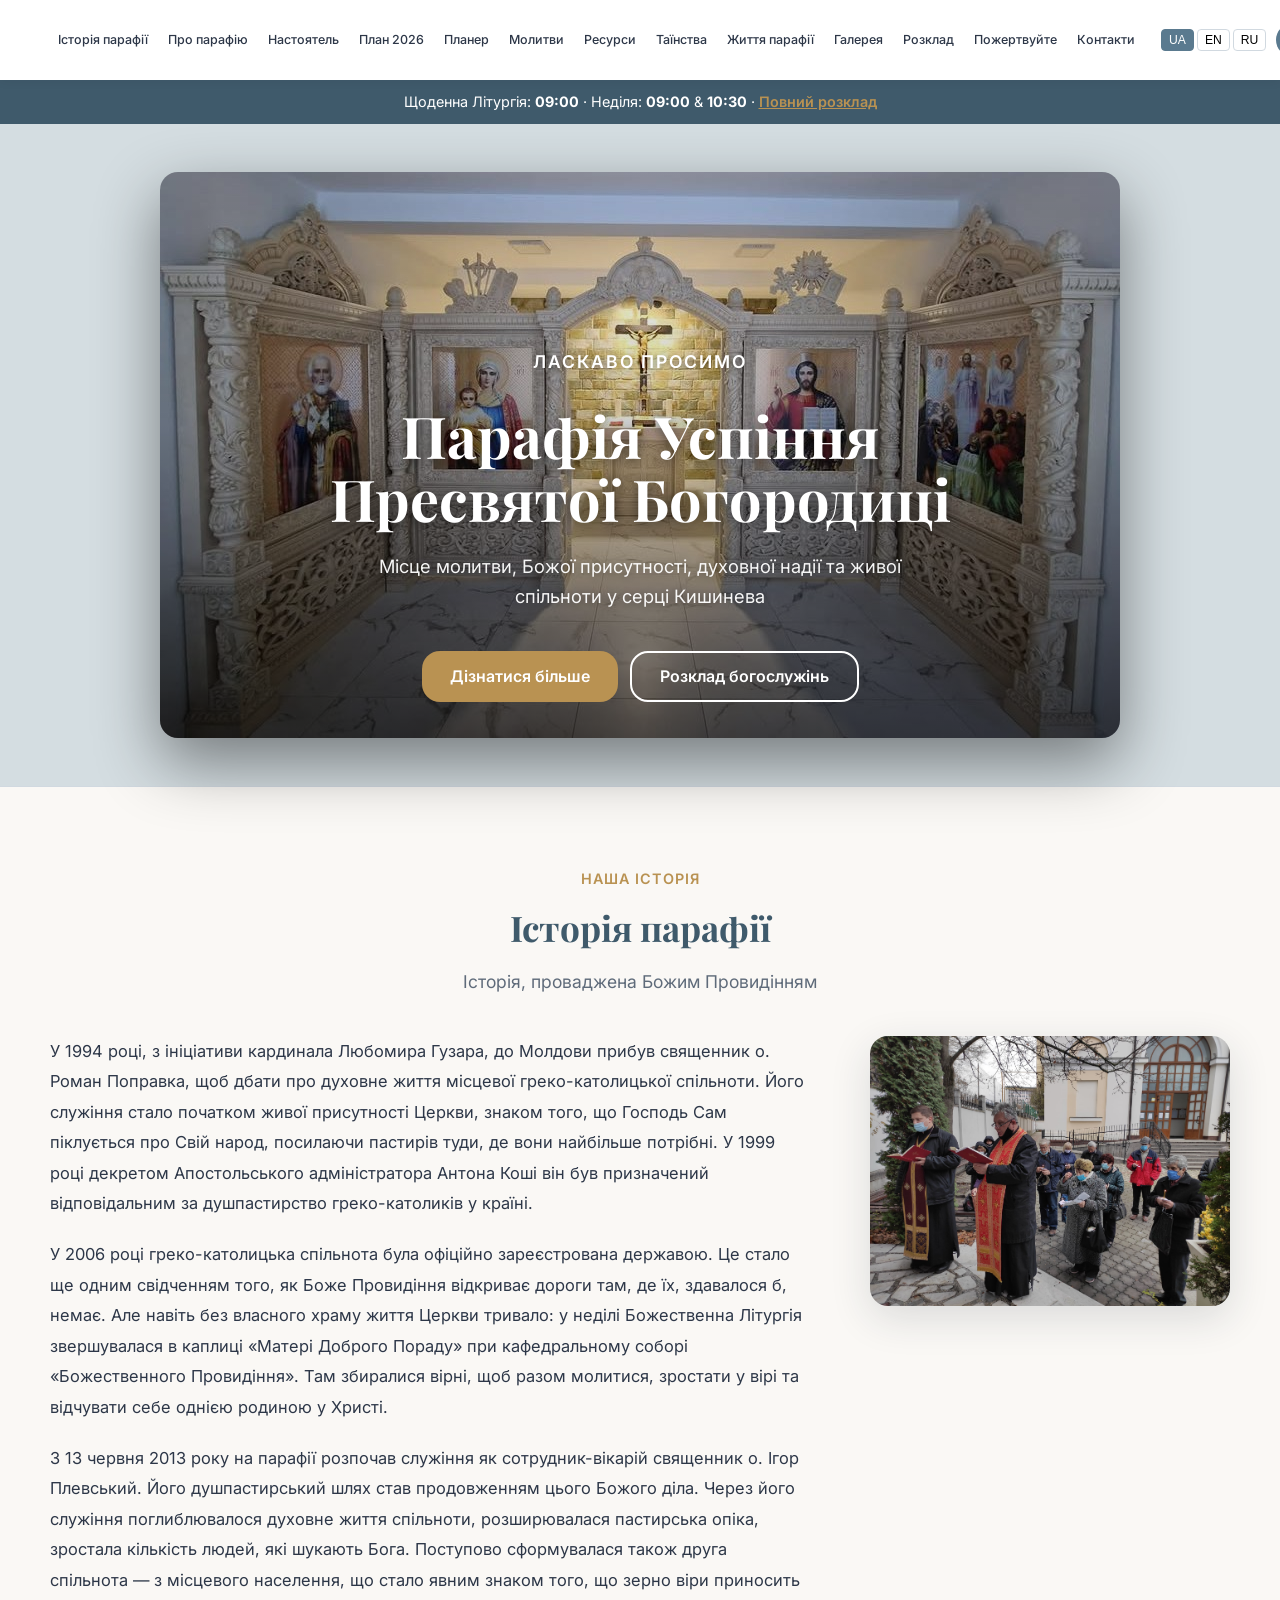
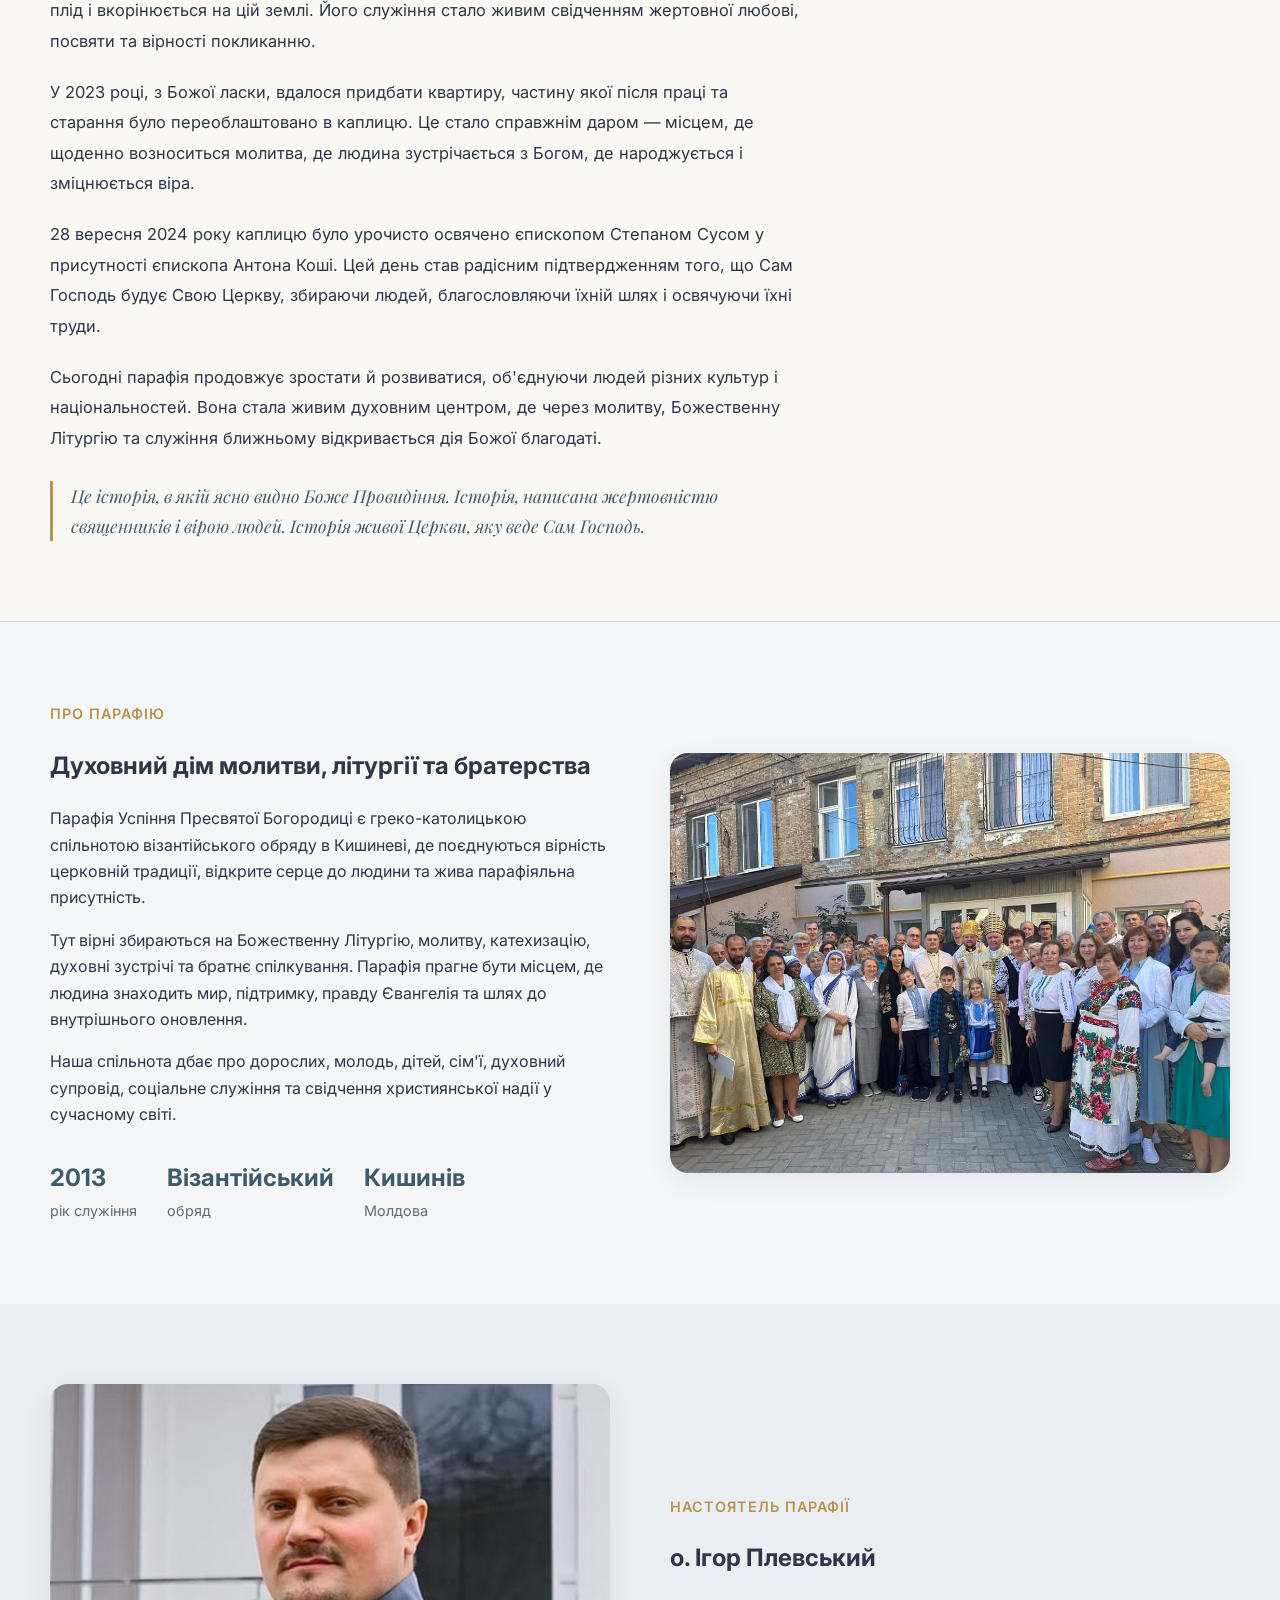
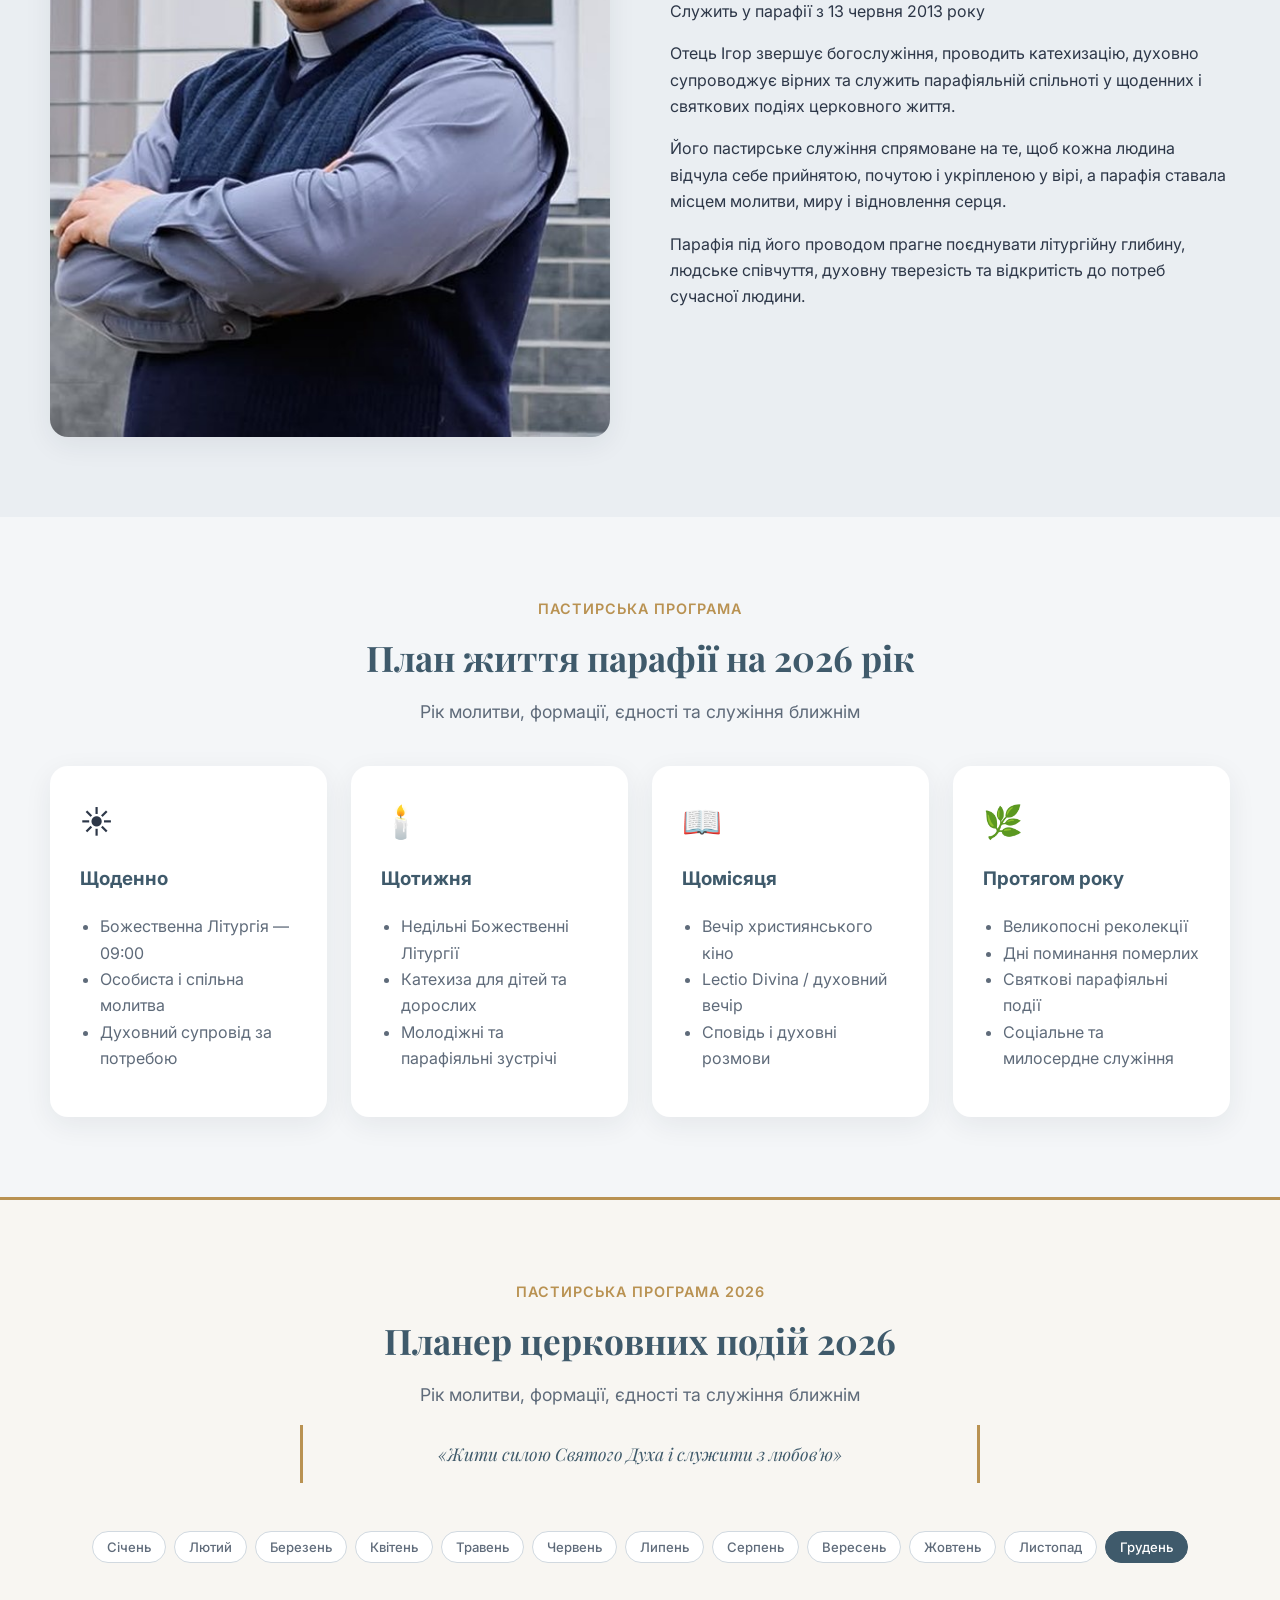
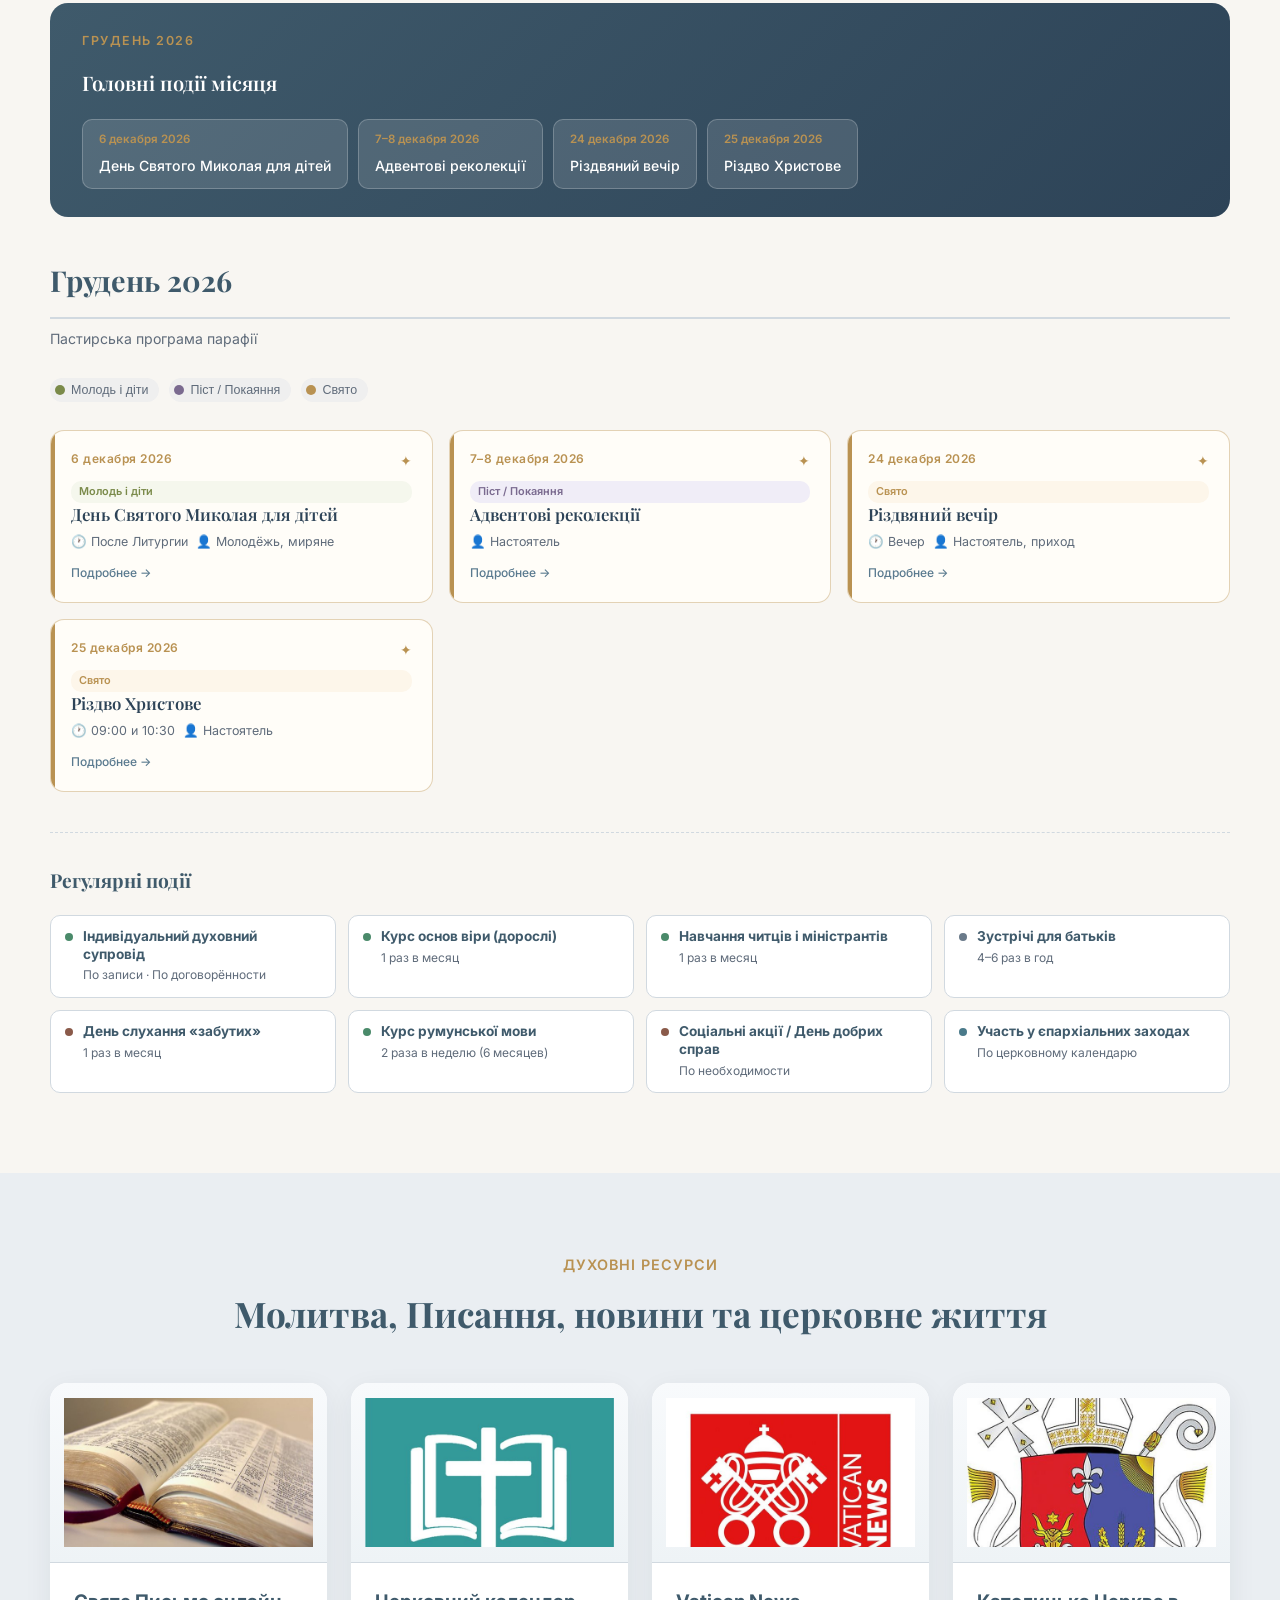
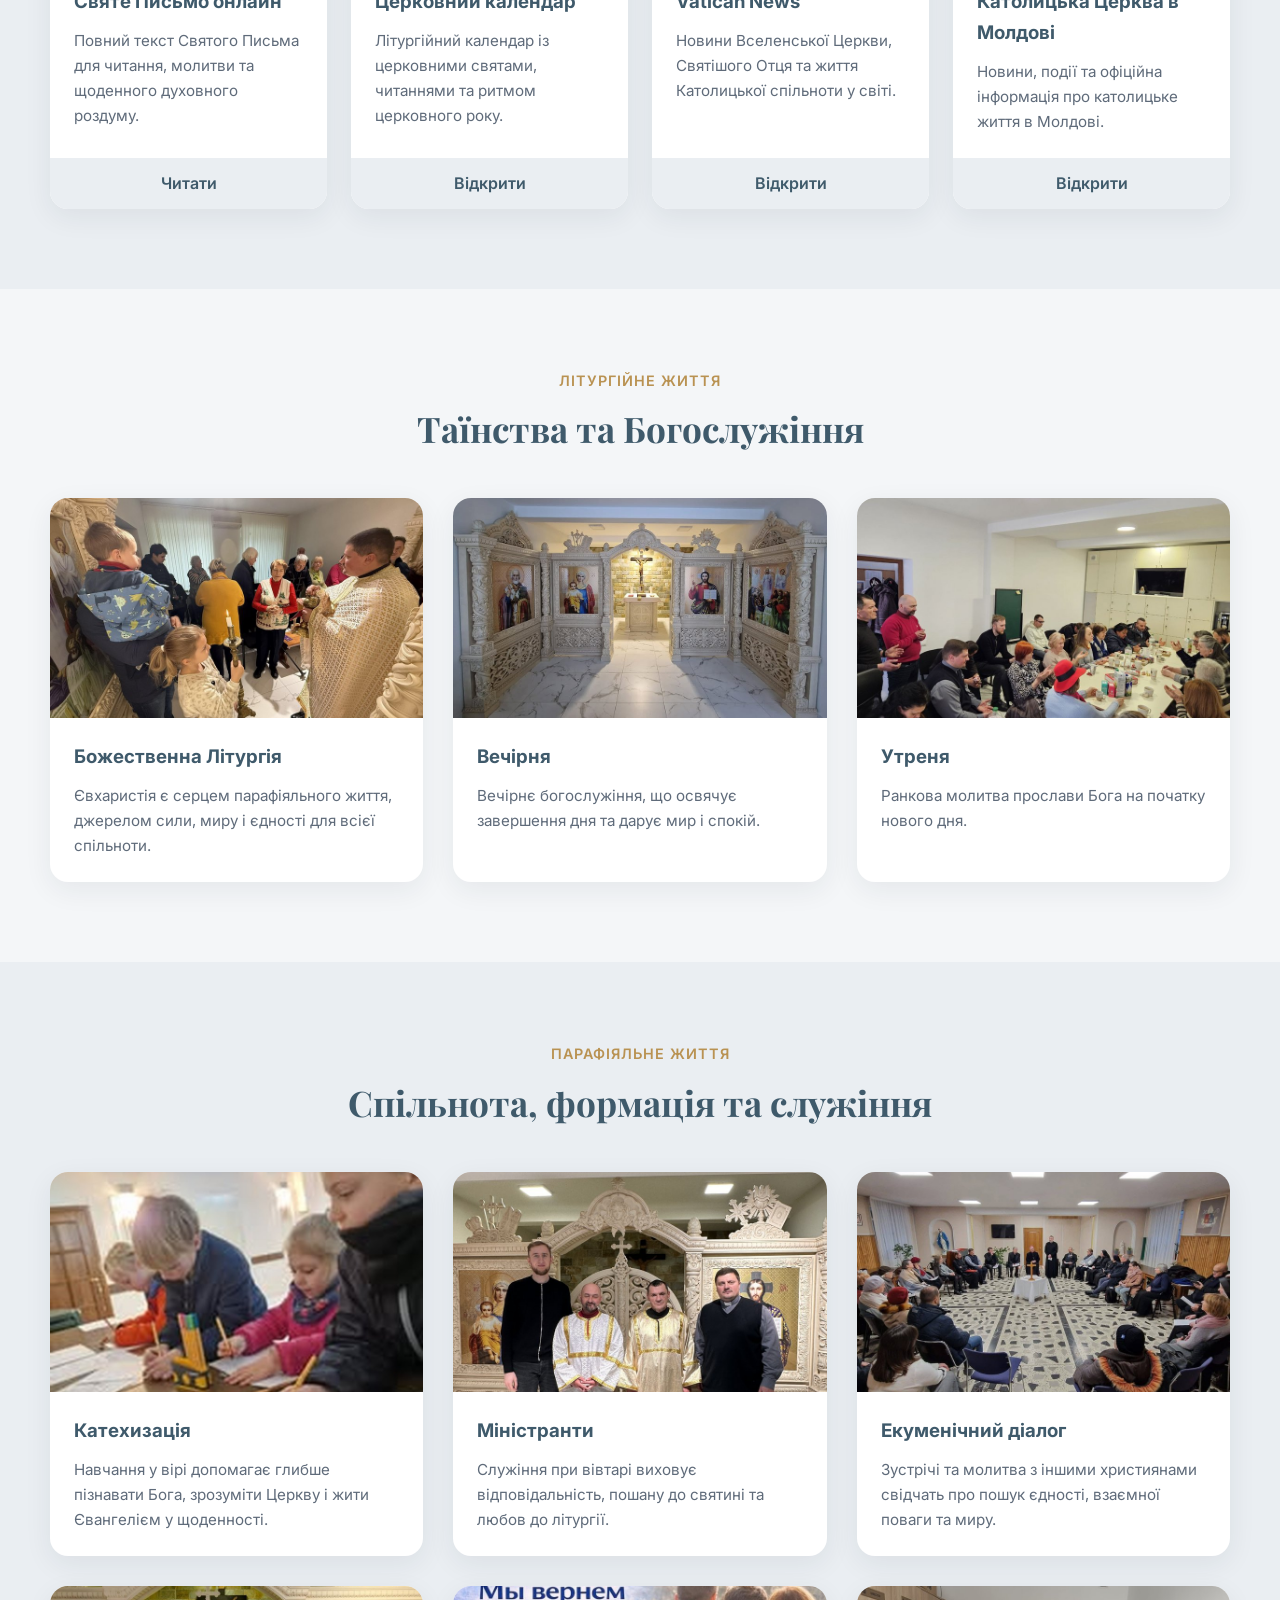
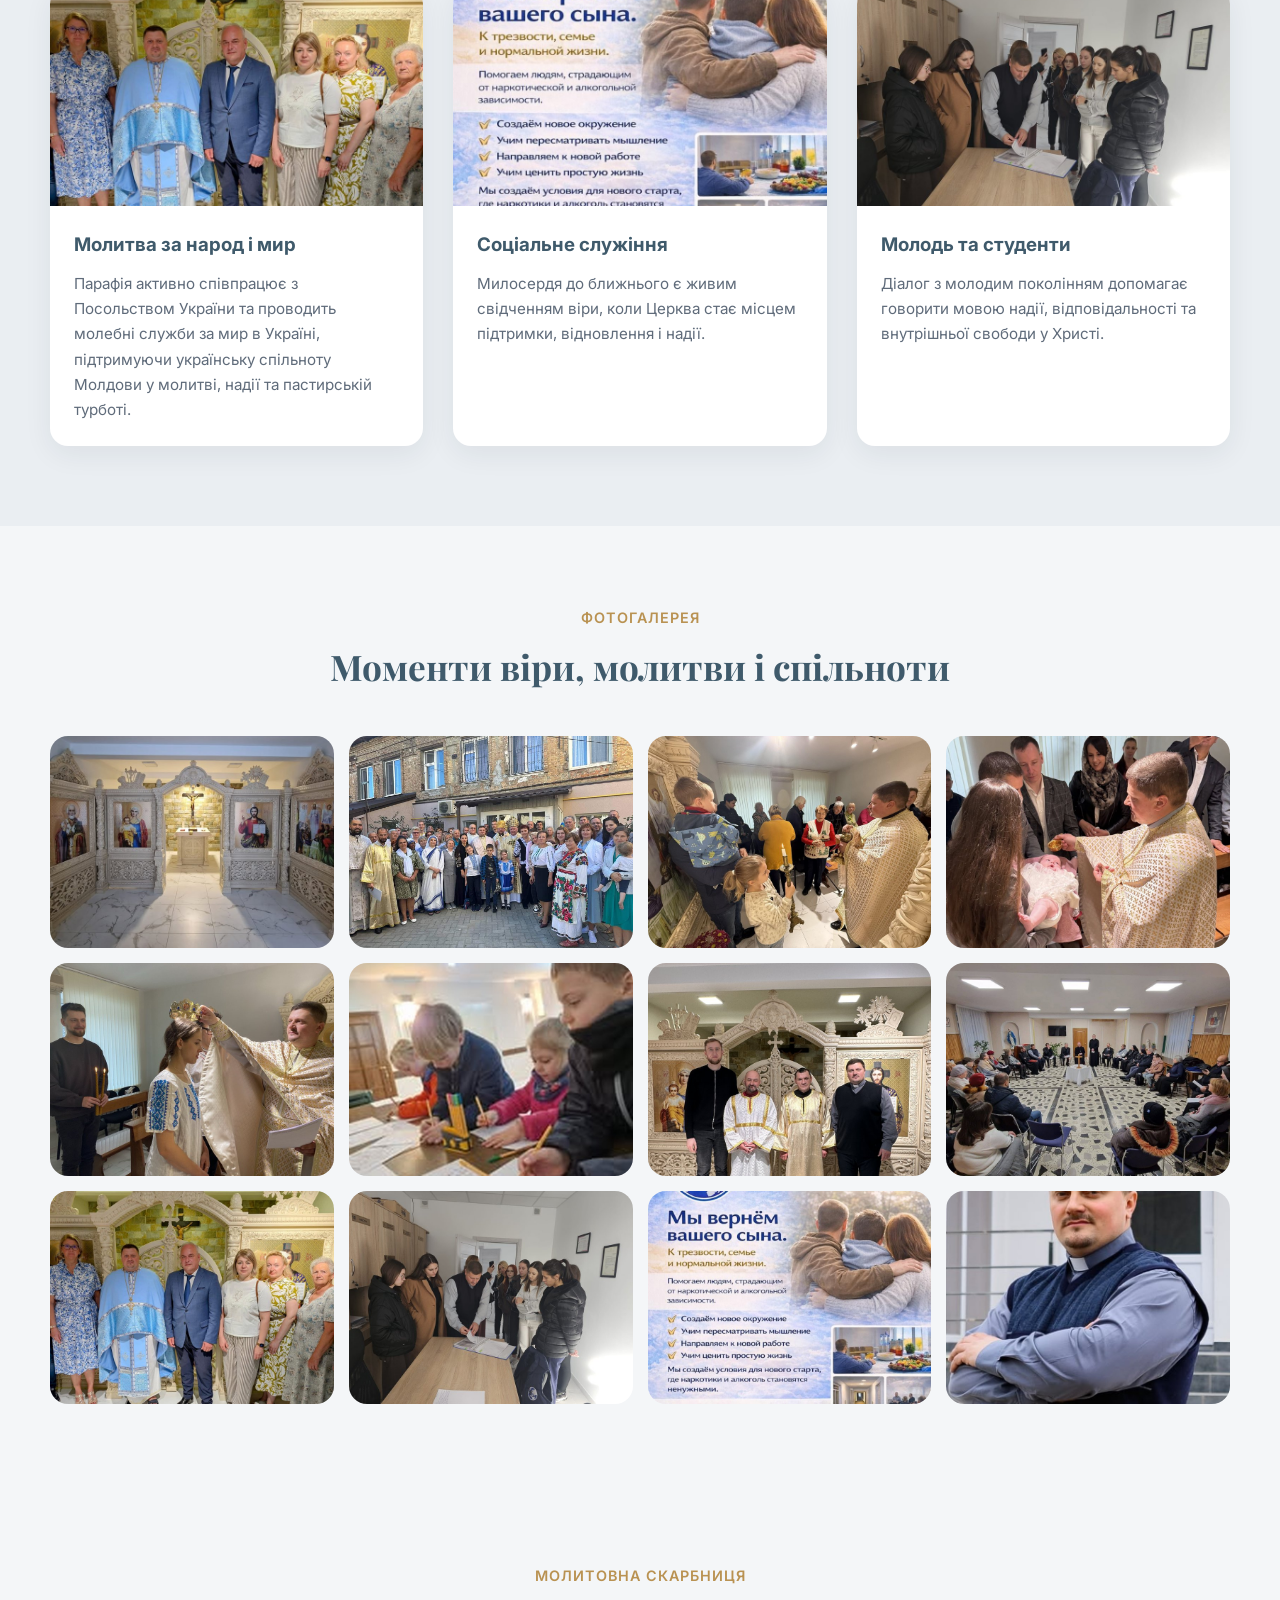
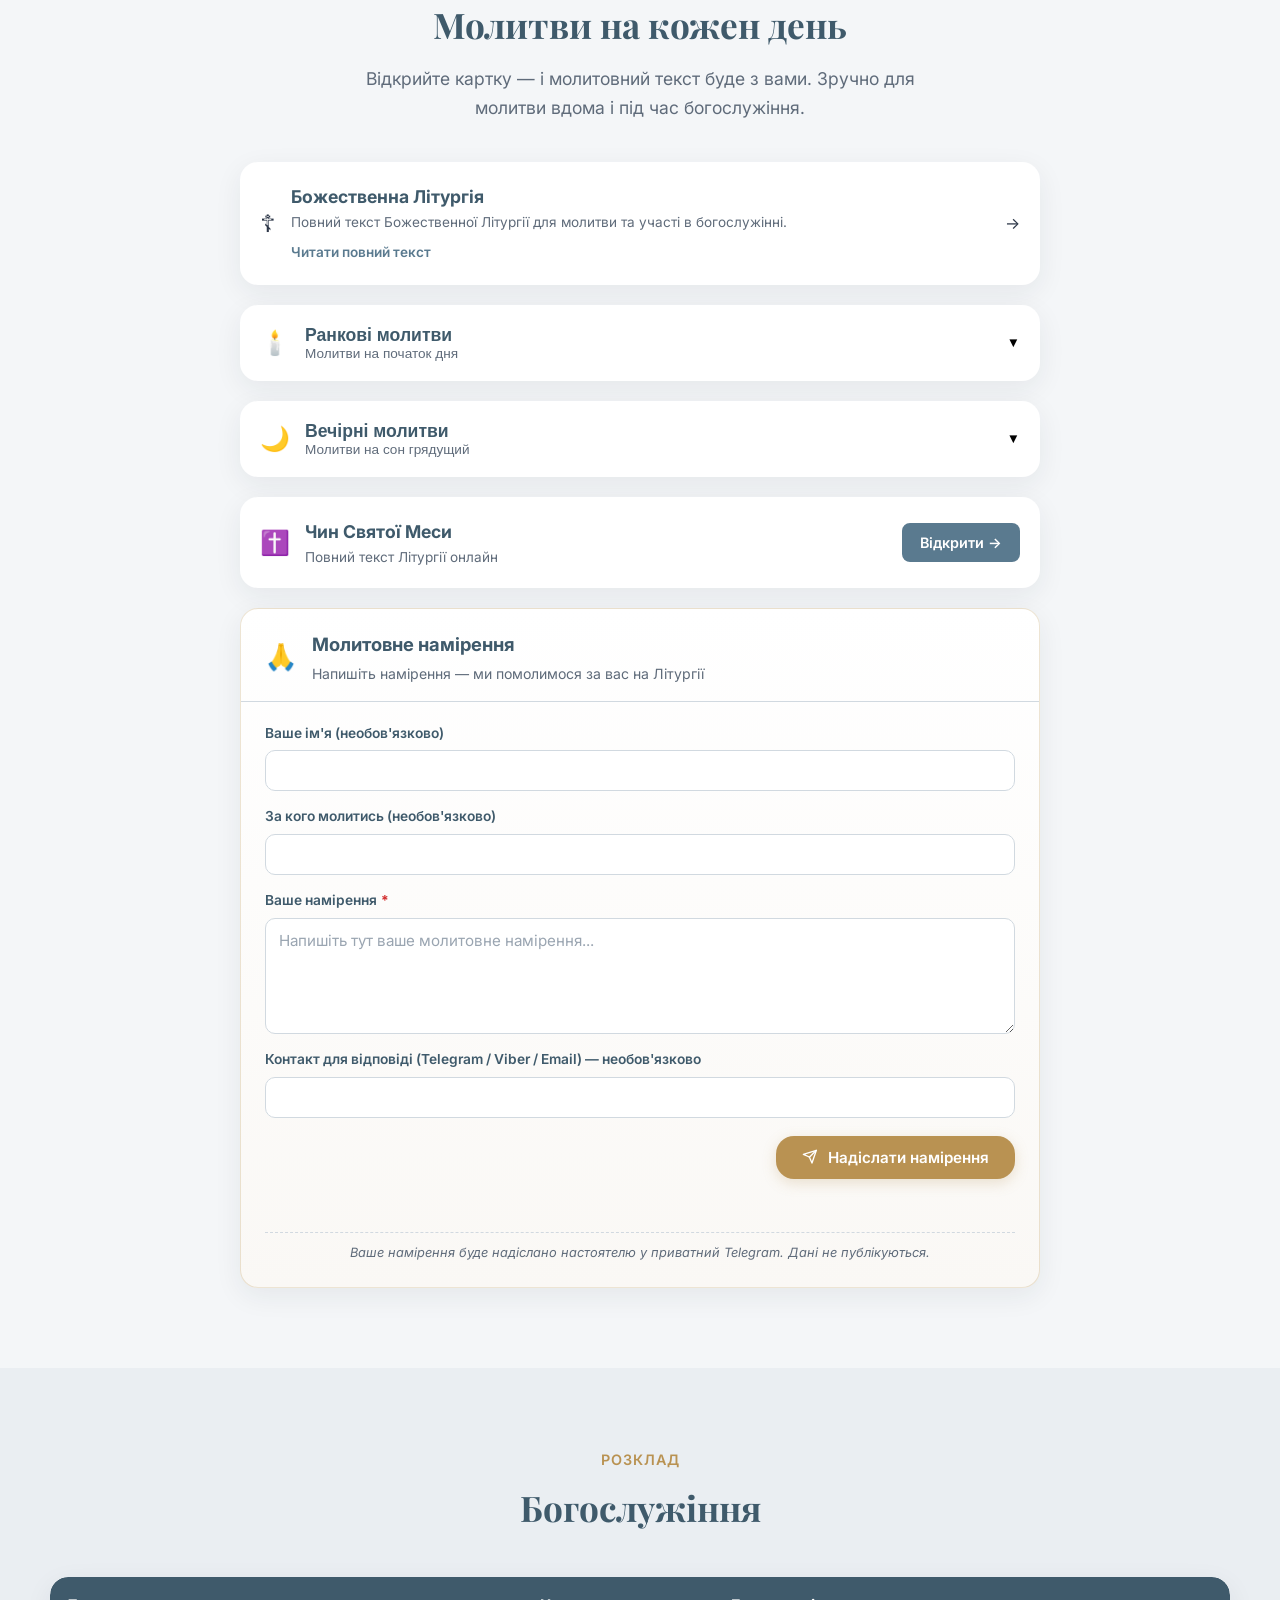
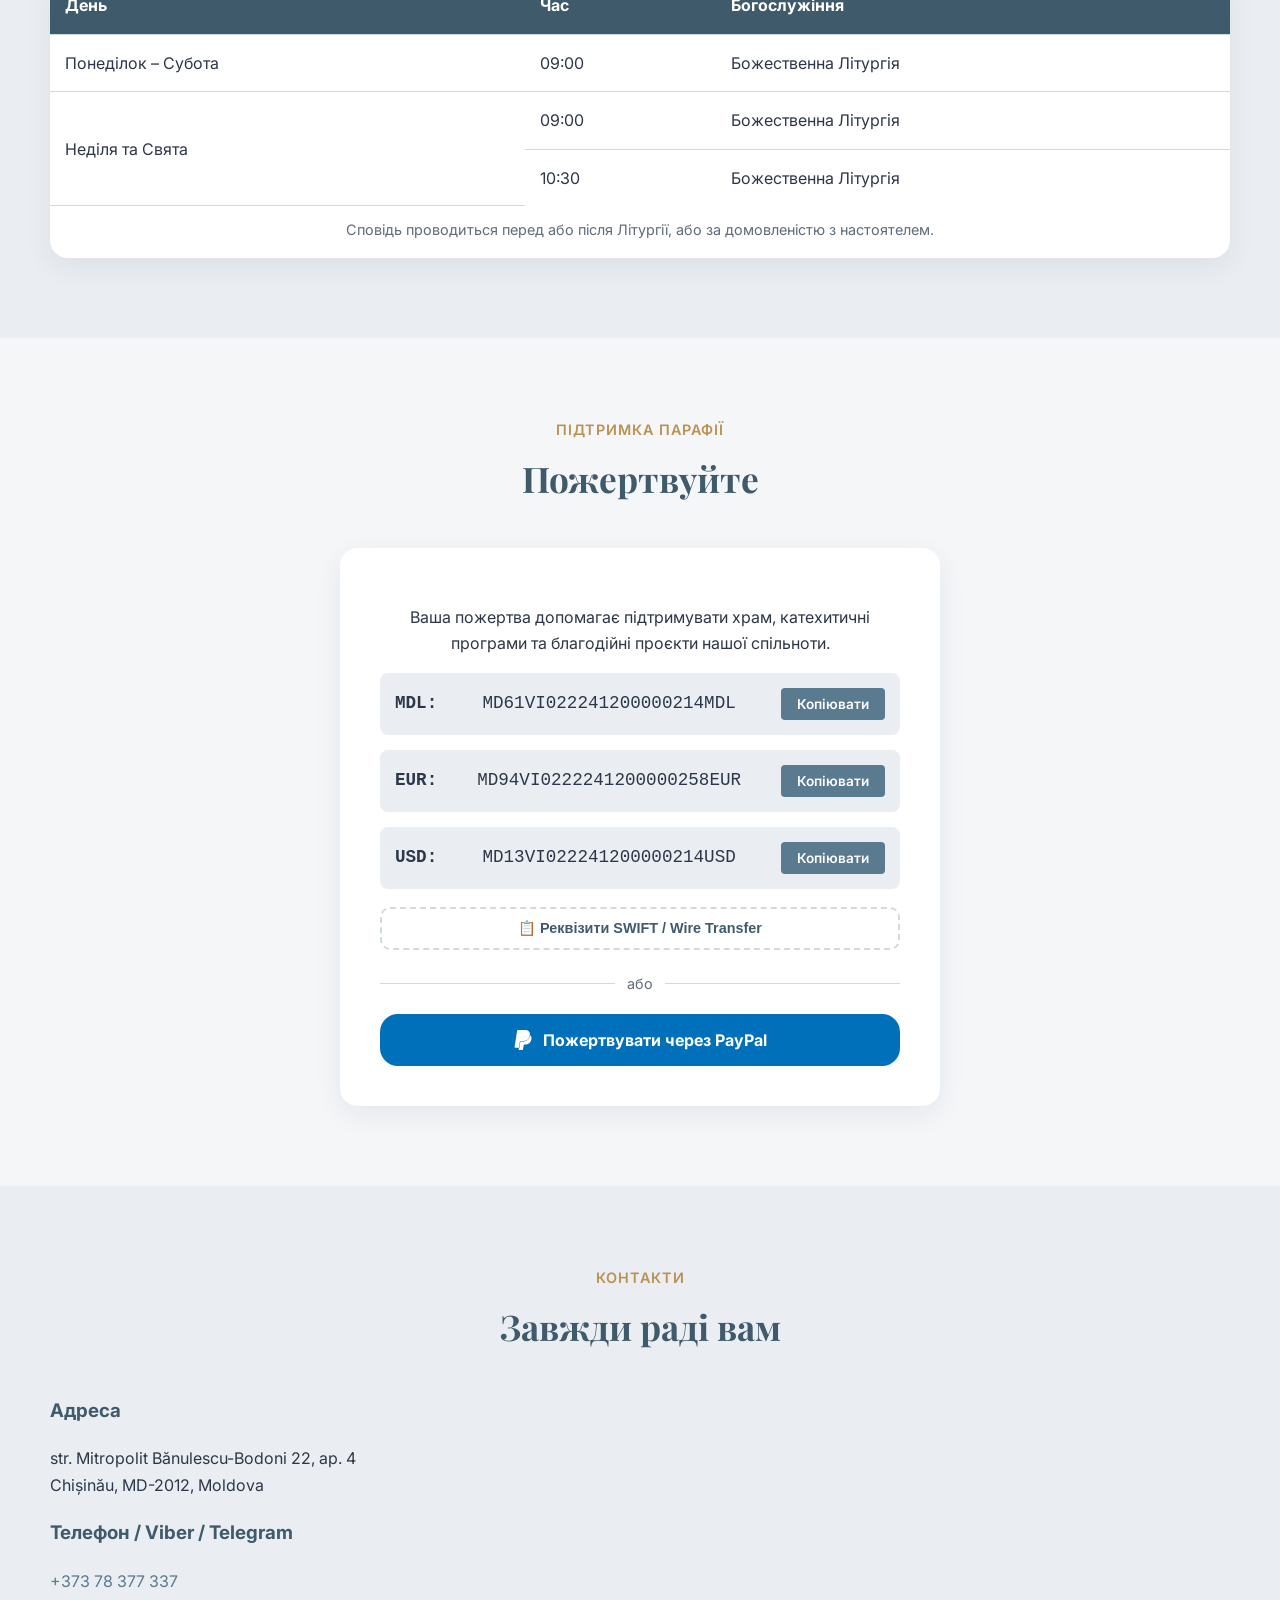
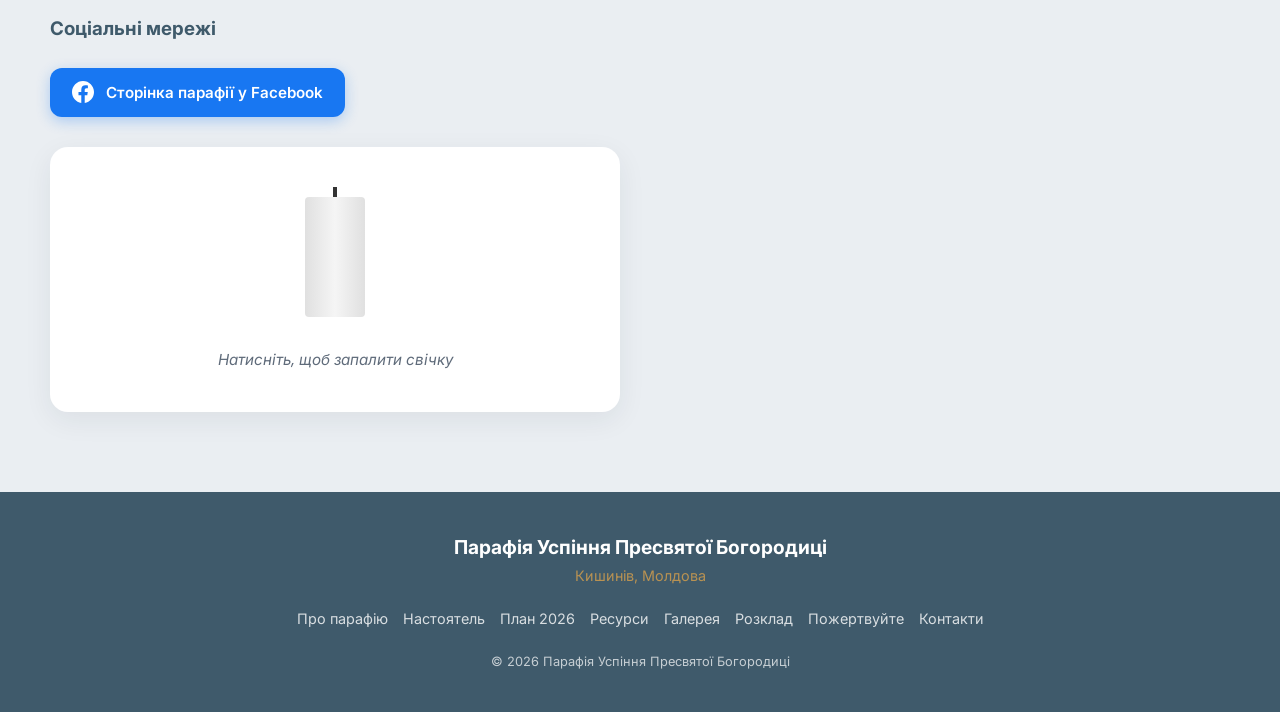
<file: index.html>
<!DOCTYPE html>
<html lang="uk">
<head>
  <meta charset="UTF-8" />
  <meta name="viewport" content="width=device-width, initial-scale=1.0" />
  <meta name="google-site-verification" content="xZ_T9EjYJ_9vJWXbHZWo5uzpubsGZZ5qbSsYukcCPgQ" />

  <title>Греко-католицька парафія Успіння Пресвятої Богородиці | Кишинів</title>
  <meta name="description" content="Греко-католицька парафія Успіння Пресвятої Богородиці у Кишиневі (UGCC). Щоденна Літургія о 09:00, Таїнства, катехизація. вул. Бенулеску-Бодоні 22. Тел: +373 78 377 337." />
  <meta name="robots" content="index, follow, max-snippet:-1, max-image-preview:large, max-video-preview:-1" />
  <meta name="keywords" content="греко-католицька церква Кишинів, UGCC Chisinau, Ukrainian Greek Catholic Church Moldova, українська церква Кишинів, parish dormition chisinau, греко-католицька парафія Кишинів, Catholic church Chisinau" />
  <link rel="canonical" href="https://ugcc-site.pages.dev/" />

  <link rel="alternate" hreflang="uk"      href="https://ugcc-site.pages.dev/" />
  <link rel="alternate" hreflang="en"      href="https://ugcc-site.pages.dev/" />
  <link rel="alternate" hreflang="ru"      href="https://ugcc-site.pages.dev/" />
  <link rel="alternate" hreflang="x-default" href="https://ugcc-site.pages.dev/" />

  <meta property="og:type"        content="website" />
  <meta property="og:locale"      content="uk_UA" />
  <meta property="og:locale:alternate" content="en_US" />
  <meta property="og:locale:alternate" content="ru_RU" />
  <meta property="og:title"       content="Греко-католицька парафія Успіння | Кишинів" />
  <meta property="og:description" content="Греко-католицька парафія у серці Кишинева. Щоденна Літургія, Таїнства, жива спільнота. UGCC Chisinau." />
  <meta property="og:image"       content="https://ugcc-site.pages.dev/church-interior.jpeg" />
  <meta property="og:image:width"  content="1200" />
  <meta property="og:image:height" content="630" />
  <meta property="og:image:alt"   content="Інтер'єр храму Успіння Пресвятої Богородиці, Кишинів" />
  <meta property="og:url"         content="https://ugcc-site.pages.dev/" />
  <meta property="og:site_name"   content="Парафія Успіння — Кишинів" />

  <meta name="twitter:card"        content="summary_large_image" />
  <meta name="twitter:title"       content="Греко-католицька парафія Успіння | Кишинів" />
  <meta name="twitter:description" content="UGCC Chisinau — Greek Catholic Parish in the heart of Moldova. Daily Liturgy, Sacraments, community." />
  <meta name="twitter:image"       content="https://ugcc-site.pages.dev/church-interior.jpeg" />

  <meta name="theme-color" content="#4e3b22" />

  <link rel="preconnect" href="https://fonts.googleapis.com" />
  <link rel="preconnect" href="https://fonts.gstatic.com" crossorigin />
  <link href="https://fonts.googleapis.com/css2?family=Playfair+Display:wght@400;600;700&family=Inter:wght@300;400;500;600;700&display=swap" rel="stylesheet" />
  <link rel="stylesheet" href="style.css?v=20261102-1" />
  <link rel="stylesheet" href="planner-2026.css?v=20260421-1" />

  <link rel="icon" href="data:image/svg+xml,%3Csvg xmlns='http://www.w3.org/2000/svg' viewBox='0 0 32 32'%3E%3Crect width='32' height='32' rx='6' fill='%234e3b22'/%3E%3Crect x='14' y='4' width='4' height='24' fill='%23b99252'/%3E%3Crect x='6' y='11' width='20' height='4' fill='%23b99252'/%3E%3Crect x='10' y='21' width='12' height='3' rx='1' fill='%23b99252'/%3E%3C/svg%3E" type="image/svg+xml" />

  <script type="application/ld+json">
  {
    "@context": "https://schema.org",
    "@type": "Church",
    "name": "Парафія Успіння Пресвятої Богородиці",
    "alternateName": [
      "Parish of the Dormition of the Mother of God",
      "Приход Успения Пресвятой Богородицы",
      "UGCC Chisinau",
      "Greek Catholic Church Chisinau",
      "Greco-Catholic Parish Chișinău"
    ],
    "url": "https://ugcc-site.pages.dev/",
    "description": "Греко-католицька парафія візантійського обряду у Кишиневі. Щоденна Літургія о 09:00. Таїнства, катехизація, духовний супровід. Greek Catholic parish of the Byzantine rite in Chișinău, Moldova.",
    "address": {
      "@type": "PostalAddress",
      "streetAddress": "str. Mitropolit Bănulescu-Bodoni 22, ap. 4",
      "addressLocality": "Chișinău",
      "addressRegion": "Chișinău",
      "postalCode": "MD-2012",
      "addressCountry": "MD"
    },
    "geo": {
      "@type": "GeoCoordinates",
      "latitude": 47.0245,
      "longitude": 28.8322
    },
    "telephone": "+37378377337",
    "sameAs": [
      "https://www.facebook.com/profile.php?id=100088945821084"
    ],
    "image": "https://ugcc-site.pages.dev/church-interior.jpeg",
    "openingHours": ["Mo-Su 09:00-12:00"],
    "hasMap": "https://www.google.com/maps/search/?api=1&query=22+B%C4%83nulescu-Bodoni+Street+Chi%C8%99in%C4%83u+Moldova",
    "founder": { "@type": "Person", "name": "о. Ігор Плевський" },
    "foundingDate": "2013",
    "currenciesAccepted": "MDL",
    "priceRange": "Free"
  }
  </script>
</head>
<body>

  <header id="site-header">
    <div class="header-inner">
      <a href="#hero" class="brand">
        <div class="brand-name" data-key="brandName">Парафія Успіння Пресвятої Богородиці</div>
        <div class="brand-sub" data-key="brandSub">Греко-католицька парафія · Кишинів</div>
      </a>

      <button class="burger" id="burgerBtn" onclick="toggleNav(); this.setAttribute('aria-expanded', document.getElementById('mainNav').classList.contains('active'))" aria-label="Меню" aria-expanded="false" aria-controls="mainNav">
        <span></span><span></span><span></span>
      </button>

      <nav class="main-nav" id="mainNav" aria-label="Головна навігація">
        <div class="mobile-lang-switcher" role="group" aria-label="Мова сайту">
          <button class="lang-btn active" data-lang="ua" onclick="setLanguage('ua')" aria-label="Українська">UA</button>
          <button class="lang-btn" data-lang="en" onclick="setLanguage('en')" aria-label="English">EN</button>
          <button class="lang-btn" data-lang="ru" onclick="setLanguage('ru')" aria-label="Русский">RU</button>
        </div>
        <a href="#history"      data-key="navHistory"    onclick="closeNav()">Історія парафії</a>
        <a href="#about"        data-key="navAbout"      onclick="closeNav()">Про парафію</a>
        <a href="#priest"       data-key="navPriest"     onclick="closeNav()">Настоятель</a>
        <a href="#planner"      data-key="navPlanner"    onclick="closeNav()">План 2026</a>
        <a href="#calendar-2026" data-key="navCalendar" onclick="closeNav()">Планер</a>
        <a href="#prayer-cards" data-key="navPrayers"    onclick="closeNav()">Молитви</a>
        <a href="#resources"    data-key="navResources"  onclick="closeNav()">Ресурси</a>
        <a href="#sacraments"   data-key="navSacraments" onclick="closeNav()">Таїнства</a>
        <a href="#life"         data-key="navLife"       onclick="closeNav()">Життя парафії</a>
        <a href="#gallery"      data-key="navGallery"    onclick="closeNav()">Галерея</a>
        <a href="#schedule"     data-key="navSchedule"   onclick="closeNav()">Розклад</a>
        <a href="#donate"       data-key="navDonate"     onclick="closeNav()">Пожертвуйте</a>
        <a href="#contacts"     data-key="navContacts"   onclick="closeNav()">Контакти</a>
      </nav>

      <div class="header-right">
        <div class="lang-switcher" role="group" aria-label="Мова сайту">
          <button id="langBtnUA" class="lang-btn active" data-lang="ua" onclick="setLanguage('ua')" aria-label="Українська">UA</button>
          <button id="langBtnEN" class="lang-btn" data-lang="en" onclick="setLanguage('en')" aria-label="English">EN</button>
          <button id="langBtnRU" class="lang-btn" data-lang="ru" onclick="setLanguage('ru')" aria-label="Русский">RU</button>
        </div>
        <a href="#contacts" class="header-cta" data-key="headerCta">Зв'язатись</a>
      </div>
    </div>
  </header>

  <div class="prayer-strip" role="note" aria-label="Розклад богослужінь">
    <div class="container">
      <span data-key="prayerStrip">Щоденна Літургія: <strong>09:00</strong> · Неділя: <strong>09:00</strong> & <strong>10:30</strong> · <a href="#schedule">Повний розклад</a></span>
    </div>
  </div>

  <main id="main-content">
    <section id="hero" aria-labelledby="hero-heading">
      <div class="hero-image-wrap">
        <img src="church-interior.jpeg" alt="Інтер'єр парафіяльного храму Успіння Пресвятої Богородиці у Кишиневі" class="hero-img" fetchpriority="high" width="1920" height="1080" />
        <div class="hero-overlay"></div>
        <div class="hero-content">
          <p class="hero-welcome" data-key="heroWelcome">Ласкаво просимо</p>
          <h1 id="hero-heading" class="hero-title" data-key="heroTitle">Парафія Успіння<br>Пресвятої Богородиці</h1>
          <p class="hero-subtitle" data-key="heroSubtitle">Місце молитви, Божої присутності, духовної надії та живої спільноти у серці Кишинева</p>
          <div class="hero-actions">
            <a href="#about"    class="btn-primary"        data-key="heroCta">Дізнатися більше</a>
            <a href="#schedule" class="btn-outline-white"  data-key="heroContact">Розклад богослужінь</a>
          </div>
        </div>
      </div>
    </section>

    <!-- ===== PARISH HISTORY ===== -->
    <section id="history" class="section history-parish" aria-labelledby="history-heading">
      <div class="container">
        <div class="section-header">
          <span class="section-label" data-key="historyLabel">Наша історія</span>
          <h2 id="history-heading" data-key="historyTitle">Історія парафії</h2>
          <p class="section-subtext" data-key="historySubtitle">Історія, проваджена Божим Провидінням</p>
        </div>
        <div class="history-prose-layout">
          <div class="history-prose-text" data-key="historyBody">
            <p>У 1994 році, з ініціативи кардинала Любомира Гузара, до Молдови прибув священник о. Роман Поправка, щоб дбати про духовне життя місцевої греко-католицької спільноти. Його служіння стало початком живої присутності Церкви, знаком того, що Господь Сам піклується про Свій народ, посилаючи пастирів туди, де вони найбільше потрібні. У 1999 році декретом Апостольського адміністратора Антона Коші він був призначений відповідальним за душпастирство греко-католиків у країні.</p>
            <p>У 2006 році греко-католицька спільнота була офіційно зареєстрована державою. Це стало ще одним свідченням того, як Боже Провидіння відкриває дороги там, де їх, здавалося б, немає. Але навіть без власного храму життя Церкви тривало: у неділі Божественна Літургія звершувалася в каплиці «Матері Доброго Пораду» при кафедральному соборі «Божественного Провидіння». Там збиралися вірні, щоб разом молитися, зростати у вірі та відчувати себе однією родиною у Христі.</p>
            <p>З 13 червня 2013 року на парафії розпочав служіння як сотрудник-вікарій священник о. Ігор Плевський. Його душпастирський шлях став продовженням цього Божого діла. Через його служіння поглиблювалося духовне життя спільноти, розширювалася пастирська опіка, зростала кількість людей, які шукають Бога. Поступово сформувалася також друга спільнота — з місцевого населення, що стало явним знаком того, що зерно віри приносить плід і вкорінюється на цій землі. Його служіння стало живим свідченням жертовної любові, посвяти та вірності покликанню.</p>
            <p>У 2023 році, з Божої ласки, вдалося придбати квартиру, частину якої після праці та старання було переоблаштовано в каплицю. Це стало справжнім даром — місцем, де щоденно возноситься молитва, де людина зустрічається з Богом, де народжується і зміцнюється віра.</p>
            <p>28 вересня 2024 року каплицю було урочисто освячено єпископом Степаном Сусом у присутності єпископа Антона Коші. Цей день став радісним підтвердженням того, що Сам Господь будує Свою Церкву, збираючи людей, благословляючи їхній шлях і освячуючи їхні труди.</p>
            <p>Сьогодні парафія продовжує зростати й розвиватися, об'єднуючи людей різних культур і національностей. Вона стала живим духовним центром, де через молитву, Божественну Літургію та служіння ближньому відкривається дія Божої благодаті.</p>
            <p class="history-final">Це історія, в якій ясно видно Боже Провидіння. Історія, написана жертовністю священників і вірою людей. Історія живої Церкви, яку веде Сам Господь.</p>
          </div>
          <div class="history-prose-image">
            <figure class="history-prose-figure">
              <img src="istoria.jpeg" alt="History of the parish" loading="lazy" width="520" height="700" />
            </figure>
          </div>
        </div>
      </div>
    </section>

    <section id="about" class="section" aria-labelledby="about-heading">
      <div class="container">
        <div class="two-col">
          <div class="two-col-text">
            <p class="section-label" data-key="aboutLabel">Про парафію</p>
            <h2 id="about-heading" data-key="aboutTitle">Духовний дім молитви, літургії та братерства</h2>
            <p data-key="aboutP1">Парафія Успіння Пресвятої Богородиці є греко-католицькою спільнотою візантійського обряду в Кишиневі, де поєднуються вірність церковній традиції, відкрите серце до людини та жива парафіяльна присутність.</p>
            <p data-key="aboutP2">Тут вірні збираються на Божественну Літургію, молитву, катехизацію, духовні зустрічі та братнє спілкування. Парафія прагне бути місцем, де людина знаходить мир, підтримку, правду Євангелія та шлях до внутрішнього оновлення.</p>
            <p data-key="aboutP3">Наша спільнота дбає про дорослих, молодь, дітей, сім'ї, духовний супровід, соціальне служіння та свідчення християнської надії у сучасному світі.</p>
            <div class="stats-row">
              <div class="stat-item">
                <strong>2013</strong>
                <span data-key="statYear">рік служіння</span>
              </div>
              <div class="stat-item">
                <strong data-key="statRite">Візантійський</strong>
                <span data-key="statRiteLabel">обряд</span>
              </div>
              <div class="stat-item">
                <strong data-key="statCityTitle">Кишинів</strong>
                <span data-key="statCity">Молдова</span>
              </div>
            </div>
          </div>
          <div class="two-col-image">
            <img src="toghether.jpeg" alt="Спільнота греко-католицької парафії Успіння у Кишиневі" loading="lazy" width="600" height="450" />
          </div>
        </div>
      </div>
    </section>

    <section id="priest" class="section section-alt" aria-labelledby="priest-heading">
      <div class="container">
        <div class="two-col two-col-rev">
          <div class="two-col-image priest-photo-wrap">
            <img src="fr-igor-plevschi.jpeg" alt="о. Ігор Плевський — настоятель греко-католицької парафії Успіння у Кишиневі" loading="lazy" width="500" height="600" />
          </div>
          <div class="two-col-text">
            <p class="section-label" data-key="priestLabel">Настоятель парафії</p>
            <h2 id="priest-heading" data-key="priestName">о. Ігор Плевський</h2>
            <p class="priest-since" data-key="priestSince">Служить у парафії з 13 червня 2013 року</p>
            <p data-key="priestP1">Отець Ігор звершує богослужіння, проводить катехизацію, духовно супроводжує вірних та служить парафіяльній спільноті у щоденних і святкових подіях церковного життя.</p>
            <p data-key="priestP2">Його пастирське служіння спрямоване на те, щоб кожна людина відчула себе прийнятою, почутою і укріпленою у вірі, а парафія ставала місцем молитви, миру і відновлення серця.</p>
            <p data-key="priestP3">Парафія під його проводом прагне поєднувати літургійну глибину, людське співчуття, духовну тверезість та відкритість до потреб сучасної людини.</p>
          </div>
        </div>
      </div>
    </section>

    <section id="planner" class="section" aria-labelledby="planner-heading">
      <div class="container">
        <div class="section-header">
          <p class="section-label" data-key="plannerLabel">Пастирська програма</p>
          <h2 id="planner-heading" data-key="plannerTitle">План життя парафії на 2026 рік</h2>
          <p class="section-subtext" data-key="plannerIntro">Рік молитви, формації, єдності та служіння ближнім</p>
        </div>
        <div class="planner-grid">
          <article class="planner-card">
            <span class="plan-icon" aria-hidden="true">☀️</span>
            <h3 data-key="plan1Title">Щоденно</h3>
            <ul>
              <li data-key="plan1a">Божественна Літургія — 09:00</li>
              <li data-key="plan1b">Особиста і спільна молитва</li>
              <li data-key="plan1c">Духовний супровід за потребою</li>
            </ul>
          </article>
          <article class="planner-card">
            <span class="plan-icon" aria-hidden="true">🕯️</span>
            <h3 data-key="plan2Title">Щотижня</h3>
            <ul>
              <li data-key="plan2a">Недільні Божественні Літургії</li>
              <li data-key="plan2b">Катехиза для дітей та дорослих</li>
              <li data-key="plan2c">Молодіжні та парафіяльні зустрічі</li>
            </ul>
          </article>
          <article class="planner-card">
            <span class="plan-icon" aria-hidden="true">📖</span>
            <h3 data-key="plan3Title">Щомісяця</h3>
            <ul>
              <li data-key="plan3a">Вечір християнського кіно</li>
              <li data-key="plan3b">Lectio Divina / духовний вечір</li>
              <li data-key="plan3c">Сповідь і духовні розмови</li>
            </ul>
          </article>
          <article class="planner-card">
            <span class="plan-icon" aria-hidden="true">🌿</span>
            <h3 data-key="plan4Title">Протягом року</h3>
            <ul>
              <li data-key="plan4a">Великопосні реколекції</li>
              <li data-key="plan4b">Дні поминання померлих</li>
              <li data-key="plan4c">Святкові парафіяльні події</li>
              <li data-key="plan4d">Соціальне та милосердне служіння</li>
            </ul>
          </article>
        </div>
      </div>
    </section>

    <!-- ===== ПЛАНЕР ЦЕРКОВНЫХ СОБЫТИЙ 2026 ===== -->
    <section id="calendar-2026" class="section section-alt" aria-labelledby="cal2026-heading">
      <div class="container">
        <div class="section-header">
          <p class="section-label">Пастирська програма 2026</p>
          <h2 id="cal2026-heading" style="font-family:'Playfair Display',serif;font-size:2.2rem;color:var(--primary-dark);margin:0 0 10px;">Планер церковних подій 2026</h2>
          <div class="cal-intro">
            <p class="section-subtext">Рік молитви, формації, єдності та служіння ближнім</p>
            <blockquote class="cal-intro-verse">
              «Жити силою Святого Духа і служити з любов'ю»
            </blockquote>
          </div>
        </div>

        <!-- Навигация по месяцам -->
        <nav class="cal-month-nav" id="calMonthNav" aria-label="Навигация по месяцам 2026"></nav>

        <!-- Главные события месяца -->
        <div class="cal-highlights" id="calHighlights" role="region" aria-label="Главные события месяца"></div>

        <!-- Заголовок месяца -->
        <div style="margin-bottom:20px;">
          <h3 id="calMonthTitle" class="cal-month-title"></h3>
          <p id="calMonthSubtitle" class="cal-month-subtitle"></p>
        </div>

        <!-- Легенда категорий -->
        <div class="cal-legend" id="calLegend" role="group" aria-label="Фильтр по категориям"></div>

        <!-- Сетка событий -->
        <div class="cal-events-grid" id="calEventsGrid" role="list"></div>

        <!-- Регулярные события -->
        <div class="cal-recurring-section" id="calRecurringSection"></div>
      </div>
    </section>

    <!-- Модальное окно события -->
    <div class="cal-modal-overlay" id="calModalOverlay" role="dialog" aria-modal="true" aria-labelledby="calModalTitle">
      <div class="cal-modal">
        <div class="cal-modal-header">
          <p class="cal-modal-cat" id="calModalCat"></p>
          <h2 class="cal-modal-title" id="calModalTitle"></h2>
          <button class="cal-modal-close" aria-label="Закрыть">✕</button>
        </div>
        <div class="cal-modal-body">
          <div class="cal-modal-rows" id="calModalRows"></div>
        </div>
      </div>
    </div>

    <section id="resources" class="section section-alt" aria-labelledby="resources-heading">
      <div class="container">
        <div class="section-header">
          <p class="section-label" data-key="resourcesLabel">Духовні ресурси</p>
          <h2 id="resources-heading" data-key="resourcesTitle">Молитва, Писання, новини та церковне життя</h2>
        </div>
        <div class="resources-grid">
          <article class="resource-card">
            <img src="biblia.jpeg" alt="Святе Письмо" class="resource-img" loading="lazy" width="400" height="250" />
            <div class="resource-body">
              <h3 data-key="bibleTitle">Святе Письмо онлайн</h3>
              <p data-key="bibleText">Повний текст Святого Письма для читання, молитви та щоденного духовного роздуму.</p>
            </div>
            <a href="https://ugcc.ua/library/bible/" target="_blank" rel="noopener noreferrer" class="resource-btn" data-key="bibleBtn">Читати</a>
          </article>
          <article class="resource-card">
            <img src="calendar.jpeg" alt="Церковний календар УГКЦ" class="resource-img" loading="lazy" width="400" height="250" />
            <div class="resource-body">
              <h3 data-key="calTitle">Церковний календар</h3>
              <p data-key="calText">Літургійний календар із церковними святами, читаннями та ритмом церковного року.</p>
            </div>
            <a href="https://prayer-service.pp.ua/#20260117&grid" target="_blank" rel="noopener noreferrer" class="resource-btn" data-key="calBtn">Відкрити</a>
          </article>
          <article class="resource-card">
            <img src="vaticannews.jpeg" alt="Vatican News" class="resource-img" loading="lazy" width="400" height="250" />
            <div class="resource-body">
              <h3 data-key="vatTitle">Vatican News</h3>
              <p data-key="vatText">Новини Вселенської Церкви, Святішого Отця та життя Католицької спільноти у світі.</p>
            </div>
            <a href="https://www.vaticannews.va/ru.html" target="_blank" rel="noopener noreferrer" class="resource-btn" data-key="vatBtn">Відкрити</a>
          </article>
          <article class="resource-card">
            <img src="catolicmd.jpeg" alt="Католицька Церква в Молдові" class="resource-img" loading="lazy" width="400" height="250" />
            <div class="resource-body">
              <h3 data-key="moldTitle">Католицька Церква в Молдові</h3>
              <p data-key="moldText">Новини, події та офіційна інформація про католицьке життя в Молдові.</p>
            </div>
            <a href="https://catolicmold.md/stiri" target="_blank" rel="noopener noreferrer" class="resource-btn" data-key="moldBtn">Відкрити</a>
          </article>
        </div>
      </div>
    </section>

    <section id="sacraments" class="section" aria-labelledby="sacraments-heading">
      <div class="container">
        <div class="section-header">
          <p class="section-label" data-key="sacramentsLabel">Літургійне життя</p>
          <h2 id="sacraments-heading" data-key="sacramentsTitle">Таїнства та Богослужіння</h2>
        </div>
        <div class="sacraments-grid">
          <article class="sacrament-card card">
            <div class="sacrament-img">
              <img src="sunday-liturgy.jpeg" alt="Божественна Літургія" loading="lazy" width="500" height="380" />
            </div>
            <div class="sacrament-body card-body">
              <h3 data-key="sac1Title">Божественна Літургія</h3>
              <p data-key="sac1Text">Євхаристія є серцем парафіяльного життя, джерелом сили, миру і єдності для всієї спільноти.</p>
            </div>
          </article>
          <article class="sacrament-card card">
            <div class="sacrament-img">
              <img src="church-interior.jpeg" alt="Вечірня" loading="lazy" width="500" height="380" />
            </div>
            <div class="sacrament-body card-body">
              <h3 data-key="sacVespersTitle">Вечірня</h3>
              <p data-key="sacVespersText">Вечірнє богослужіння, що освячує завершення дня та дарує мир і спокій.</p>
            </div>
          </article>
          <article class="sacrament-card card">
            <div class="sacrament-img">
              <img src="faith-life.jpeg" alt="Утреня" loading="lazy" width="500" height="380" />
            </div>
            <div class="sacrament-body card-body">
              <h3 data-key="sacMatinsTitle">Утреня</h3>
              <p data-key="sacMatinsText">Ранкова молитва прослави Бога на початку нового дня.</p>
            </div>
          </article>
        </div>
      </div>
    </section>

    <section id="life" class="section section-alt" aria-labelledby="life-heading">
      <div class="container">
        <div class="section-header">
          <p class="section-label" data-key="lifeLabel">Парафіяльне життя</p>
          <h2 id="life-heading" data-key="lifeTitle">Спільнота, формація та служіння</h2>
        </div>
        <div class="life-grid">
          <article class="life-card card">
            <div class="sacrament-img">
              <img src="catechesis.jpeg" alt="Катехизація" loading="lazy" width="500" height="380" />
            </div>
            <div class="life-body card-body">
              <h3 data-key="life1Title">Катехизація</h3>
              <p data-key="life1p">Навчання у вірі допомагає глибше пізнавати Бога, зрозуміти Церкву і жити Євангелієм у щоденності.</p>
            </div>
          </article>
          <article class="life-card card">
            <div class="sacrament-img">
              <img src="altar-servers-formation.jpeg" alt="Міністранти" loading="lazy" width="500" height="380" />
            </div>
            <div class="life-body card-body">
              <h3 data-key="life2Title">Міністранти</h3>
              <p data-key="life2p">Служіння при вівтарі виховує відповідальність, пошану до святині та любов до літургії.</p>
            </div>
          </article>
          <article class="life-card card">
            <div class="sacrament-img">
              <img src="ecumenical-meeting-moldova.jpeg" alt="Екуменічна зустріч" loading="lazy" width="500" height="380" />
            </div>
            <div class="life-body card-body">
              <h3 data-key="life3Title">Екуменічний діалог</h3>
              <p data-key="life3p">Зустрічі та молитва з іншими християнами свідчать про пошук єдності, взаємної поваги та миру.</p>
            </div>
          </article>
          <article class="life-card card">
            <div class="sacrament-img">
              <img src="embassy-of-ukraine-prayer.jpeg" alt="Молитва за мир" loading="lazy" width="500" height="380" />
            </div>
            <div class="life-body card-body">
              <h3 data-key="life4Title">Молитва за народ і мир</h3>
              <p data-key="life4p">Парафія активно співпрацює з Посольством України та проводить молебні служби за мир в Україні, підтримуючи українську спільноту Молдови у молитві, надії та пастирській турботі.</p>
            </div>
          </article>
          <article class="life-card card">
            <div class="sacrament-img">
              <img src="rehabilitation-program-presentation.jpeg" alt="Соціальне служіння" loading="lazy" width="500" height="380" />
            </div>
            <div class="life-body card-body">
              <h3 data-key="life5Title">Соціальне служіння</h3>
              <p data-key="life5p">Милосердя до ближнього є живим свідченням віри, коли Церква стає місцем підтримки, відновлення і надії.</p>
            </div>
          </article>
          <article class="life-card card">
            <div class="sacrament-img">
              <img src="student-lecture-usm.jpeg" alt="Молодіжні зустрічі" loading="lazy" width="500" height="380" />
            </div>
            <div class="life-body card-body">
              <h3 data-key="life6Title">Молодь та студенти</h3>
              <p data-key="life6p">Діалог з молодим поколінням допомагає говорити мовою надії, відповідальності та внутрішньої свободи у Христі.</p>
            </div>
          </article>
        </div>
      </div>
    </section>

    <section id="gallery" class="section" aria-labelledby="gallery-heading">
      <div class="container">
        <div class="section-header">
          <p class="section-label" data-key="galleryLabel">Фотогалерея</p>
          <h2 id="gallery-heading" data-key="galleryTitle">Моменти віри, молитви і спільноти</h2>
        </div>
        <div class="gallery-grid">
          <div class="gallery-item" tabindex="0" role="button" data-src="church-interior.jpeg" data-ua="Світло храму і тиша молитви" data-en="The Light of the Church and the Silence of Prayer" data-ru="Свет храма и тишина молитвы">
            <img src="church-interior.jpeg" alt="Інтер'єр храму — світло і молитва" loading="lazy" width="400" height="300" />
            <div class="gallery-caption">Світло храму і тиша молитви</div>
          </div>
          <div class="gallery-item" tabindex="0" role="button" data-src="toghether.jpeg" data-ua="Урочистість церковної єдності" data-en="The Solemnity of Church Unity" data-ru="Торжество церковного единства">
            <img src="toghether.jpeg" alt="Єдність парафіяльної спільноти" loading="lazy" width="400" height="300" />
            <div class="gallery-caption">Урочистість церковної єдності</div>
          </div>
          <div class="gallery-item" tabindex="0" role="button" data-src="sunday-liturgy.jpeg" data-ua="Євхаристійна радість спільноти" data-en="The Eucharistic Joy of Community" data-ru="Евхаристическая радость общины">
            <img src="sunday-liturgy.jpeg" alt="Недільна Літургія" loading="lazy" width="400" height="300" />
            <div class="gallery-caption">Євхаристійна радість спільноти</div>
          </div>
          <div class="gallery-item" tabindex="0" role="button" data-src="baptism.jpeg" data-ua="Нове життя у Христі" data-en="New Life in Christ" data-ru="Новая жизнь во Христе">
            <img src="baptism.jpeg" alt="Таїнство Хрещення" loading="lazy" width="400" height="300" />
            <div class="gallery-caption">Нове життя у Христі</div>
          </div>
          <div class="gallery-item" tabindex="0" role="button" data-src="marriage.jpeg" data-ua="Благословення родинної любові" data-en="The Blessing of Family Love" data-ru="Благословение семейной любви">
            <img src="marriage.jpeg" alt="Таїнство Подружжя" loading="lazy" width="400" height="300" />
            <div class="gallery-caption">Благословення родинної любові</div>
          </div>
          <div class="gallery-item" tabindex="0" role="button" data-src="catechesis.jpeg" data-ua="Навчання, що веде до віри" data-en="Learning That Leads to Faith" data-ru="Обучение, ведущее к вере">
            <img src="catechesis.jpeg" alt="Катехизація" loading="lazy" width="400" height="300" />
            <div class="gallery-caption">Навчання, що веде до віри</div>
          </div>
          <div class="gallery-item" tabindex="0" role="button" data-src="altar-servers-formation.jpeg" data-ua="Молодість у служінні Богові" data-en="Youth in Service to God" data-ru="Молодость в служении Богу">
            <img src="altar-servers-formation.jpeg" alt="Міністранти" loading="lazy" width="400" height="300" />
            <div class="gallery-caption">Молодість у служінні Богові</div>
          </div>
          <div class="gallery-item" tabindex="0" role="button" data-src="ecumenical-meeting-moldova.jpeg" data-ua="Шукати єдність у Христі" data-en="Seeking Unity in Christ" data-ru="Искать единство во Христе">
            <img src="ecumenical-meeting-moldova.jpeg" alt="Екуменічна зустріч" loading="lazy" width="400" height="300" />
            <div class="gallery-caption">Шукати єдність у Христі</div>
          </div>
          <div class="gallery-item" tabindex="0" role="button" data-src="embassy-of-ukraine-prayer.jpeg" data-ua="Молитва за народ і мир" data-en="Prayer for People and Peace" data-ru="Молитва за народ и мир">
            <img src="embassy-of-ukraine-prayer.jpeg" alt="Молитва за мир в Україні" loading="lazy" width="400" height="300" />
            <div class="gallery-caption">Молитва за народ і мир</div>
          </div>
          <div class="gallery-item" tabindex="0" role="button" data-src="student-lecture-usm.jpeg" data-ua="Слово для нового покоління" data-en="A Word for the New Generation" data-ru="Слово для нового поколения">
            <img src="student-lecture-usm.jpeg" alt="Молодіжна зустріч" loading="lazy" width="400" height="300" />
            <div class="gallery-caption">Слово для нового покоління</div>
          </div>
          <div class="gallery-item" tabindex="0" role="button" data-src="rehabilitation-program-presentation.jpeg" data-ua="Милосердя, що повертає надію" data-en="Mercy That Restores Hope" data-ru="Милосердие, возвращающее надежду">
            <img src="rehabilitation-program-presentation.jpeg" alt="Соціальне служіння" loading="lazy" width="400" height="300" />
            <div class="gallery-caption">Милосердя, що повертає надію</div>
          </div>
          <div class="gallery-item" tabindex="0" role="button" data-src="fr-igor-plevschi.jpeg" data-ua="Жива родина віри" data-en="A Living Family of Faith" data-ru="Живая семья веры">
            <img src="fr-igor-plevschi.jpeg" alt="Парафіяльна спільнота" loading="lazy" width="400" height="300" />
            <div class="gallery-caption">Жива родина віри</div>
          </div>
        </div>
      </div>
    </section>

    <section id="prayer-cards" class="section" aria-labelledby="prayer-cards-heading">
      <div class="container">
        <div class="section-header">
          <p class="section-label" data-key="prayerCardsLabel">Молитовна скарбниця</p>
          <h2 id="prayer-cards-heading" data-key="prayerCardsTitle">Молитви на кожен день</h2>
          <p class="section-subtext" data-key="prayerCardsSubtext">Відкрийте картку — і молитовний текст буде з вами. Зручно для молитви вдома і під час богослужіння.</p>
        </div>

        <div class="prayer-cards-grid">

          <article class="prayer-card prayer-card-liturgy">
            <a class="prayer-card-trigger prayer-liturgy-link" id="liturgy-card-link" href="bozhestvenna-liturhiya.html?ui=ua" aria-labelledby="liturgy-card-title">
              <span class="prayer-card-icon" aria-hidden="true">☦</span>
              <div class="prayer-card-meta">
                <h3 id="liturgy-card-title" data-key="cardLiturgyTitle">Божественна Літургія</h3>
                <p data-key="cardLiturgyDesc">Повний текст Божественної Літургії для молитви та участі в богослужінні.</p>
                <span class="prayer-liturgy-action" data-key="cardLiturgyBtn">Читати повний текст</span>
              </div>
              <span class="prayer-card-arrow" aria-hidden="true">→</span>
            </a>
          </article>
          <article class="prayer-card" data-card="morning">
            <button class="prayer-card-trigger" onclick="togglePrayerCard('morning')" aria-expanded="false" aria-controls="card-morning">
              <span class="prayer-card-icon" aria-hidden="true">🕯️</span>
              <div class="prayer-card-meta">
                <h3 data-key="cardMorningTitle">Ранкові молитви</h3>
                <p data-key="cardMorningDesc">Молитви на початок дня</p>
              </div>
              <span class="prayer-card-arrow" aria-hidden="true">▼</span>
            </button>
            <div class="prayer-card-panel" id="card-morning" role="region" aria-label="Ранкові молитви">
              <div class="prayer-reading-toolbar">
                <button class="font-size-btn" onclick="changeFontSize('morning', 1)" aria-label="Збільшити шрифт">А+</button>
                <button class="font-size-btn" onclick="changeFontSize('morning', -1)" aria-label="Зменшити шрифт">А−</button>
              </div>
              <div class="prayer-text prayer-scroll" id="text-morning" data-key="morningPrayerText">
                <h4>Ранкові молитви</h4>
                <p class="prayer-rubric">Прокинувшись, стань благоговійно, уяви себе перед лицем Бога і з почуттям кажи:</p>
                <p><strong>В ім'я Отця і Сина і Святого Духа. Амінь.</strong></p>
                <p>Господи Ісусе Христе, Сину Божий, молитвами Пречистої Твоєї Матері і всіх святих, помилуй мене грішного (грішну).</p>

                <p class="prayer-rubric">Ранкове славослів'я</p>
                <p>Прославляю Тебе, Боже мій, і люблю Тебе всім серцем. Дякую Тобі за те, що Ти створив мене, зробив мене християнином і зберіг від смерті цієї ночі. Тобі віддаю всі мої сьогоднішні вчинки — нехай вони будуть Тобі угодні і слугують Твоїй славі. Збережи мене від гріха і всякого зла. Нехай благодать Твоя завжди перебуває зі мною і моїми близькими. Амінь.</p>

                <p class="prayer-rubric">Прохання добре прожити цей день</p>
                <p>Господи, Боже Всемогутній, Ти дозволив мені дожити до нового дня: зміцни мене благодаттю Твоєю. Допоможи мені сьогодні в кожному ближньому побачити гідність дітей Божих і вміти виявити їм любов. Допоможи мені творити навколо себе атмосферу доброзичливості й радості. Нехай мої думки й учинки виражають волю Твою. Через Христа, Господа нашого. Амінь.</p>

                <p><strong>Молитва Господня</strong></p>
                <p>Отче наш, що єси на небесах, нехай святиться Ім'я Твоє, нехай прийде Царство Твоє, нехай буде воля Твоя, як на небі, так і на землі. Хліб наш насущний дай нам сьогодні; і прости нам провини наші, як і ми прощаємо нашим винуватцям; і не введи нас у спокусу, але визволи нас від лукавого. Амінь.</p>

                <p><strong>Символ Віри</strong></p>
                <p>Вірую в єдиного Бога Отця, Вседержителя, Творця неба і землі, і всього видимого і невидимого. І в єдиного Господа Ісуса Христа, Сина Божого, Єдинородного, від Отця рожденного перед усіма віками, Світло від Світла, Бога істинного від Бога істинного, рожденного, не сотвореного, єдиносущного з Отцем, що через Нього все сталося. Він задля нас, людей, і нашого ради спасіння зійшов із небес, і воплотився з Духа Святого і Марії Діви, і став людиною. І був розп'ятий за нас за Понтія Пилата, і страждав, і був похований, і воскрес у третій день, згідно з Писанням. І вознісся на небо, і сидить праворуч Отця. І вдруге прийде зі славою судити живих і мертвих, а Його Царству не буде кінця. І в Духа Святого, Господа животворного, що від Отця і Сина ісходить, що з Отцем і Сином рівнопоклоняємий і рівнославимий, що говорив через пророків. В єдину, святу, соборну і апостольську Церкву. Ісповідую одне хрещення на відпущення гріхів. Очікую воскресіння мертвих і життя майбутнього віку. Амінь.</p>

                <p class="prayer-rubric">Молитовні воззвання (Вірую, Надіюсь, Люблю, Каюсь)</p>
                <p><em>Вірую:</em> Боже мій, Ти є безпомилкова Істина, вірую в усе, що Ти відкрив нам, і в що свята Церква велить нам вірити. Вірую в Тебе, єдиного істинного Бога в трьох рівних і самосущих Особах: Отця і Сина, і Святого Духа. Вірую в Ісуса Христа, Сина Божого, що вочоловічився задля нас, помер на хресті та воскрес, Який кожній людині воздасть по заслугах. Господи, зміцни мою віру.</p>
                <p><em>Надіюсь:</em> Боже мій, уповаю на те, що за обітницею Твоєю і заслугами Спасителя нашого, Ісуса Христа, Ти за добротою Своєю даруєш мені вічне життя і благодать, необхідну для того, щоб я заслужив це життя добрими вчинками. Господи, нехай я вічно радію Тобою.</p>
                <p><em>Люблю:</em> Боже мій, люблю Тебе всім серцем і понад усе, бо Ти є нескінченне благо і вічне наше щастя! Люблю Тебе, Боже, в моєму ближньому — зроби, щоб я ще більше полюбив Тебе.</p>
                <p><em>Каюсь:</em> Боже мій, я всім серцем скорблю про мої гріхи, бо, вчинивши гріх, я заслужив Твоє покарання і образив Тебе, нескінченно Благого. З Твоєю допомогою зобов'язуюсь надалі уникати спокус і не ображати Тебе. Господи, зміцни мене!</p>

                <p class="prayer-rubric">Щоденне препоручення трудів Богові</p>
                <p>Боже, Господи і Творче всесвіту, я віддаю Тобі всі мої сьогоднішні праці і через них хочу виразити мою любов до Тебе, до Церкви Твоєї, до моєї сім'ї і всього світу. Допоможи мені виконувати їх з радістю, ніби я беру участь у Твоєму ділі творення. Нехай ця праця послужить освяченню моєї душі і благу інших людей. Я приймаю всі пов'язані з нею страждання як співпричастя хресту Ісуса. Господи, Твоєму Всеблагому Серцю препоручаю всіх безробітних, убогих і нещасних людей. Свята Маріє, мій Ангеле-Охоронителю і всі святі, моліться за мене. Амінь.</p>
              </div>
            </div>
          </article>

          <article class="prayer-card" data-card="evening">
            <button class="prayer-card-trigger" onclick="togglePrayerCard('evening')" aria-expanded="false" aria-controls="card-evening">
              <span class="prayer-card-icon" aria-hidden="true">🌙</span>
              <div class="prayer-card-meta">
                <h3 data-key="cardEveningTitle">Вечірні молитви</h3>
                <p data-key="cardEveningDesc">Молитви на сон грядущий</p>
              </div>
              <span class="prayer-card-arrow" aria-hidden="true">▼</span>
            </button>
            <div class="prayer-card-panel" id="card-evening" role="region" aria-label="Вечірні молитви">
              <div class="prayer-reading-toolbar">
                <button class="font-size-btn" onclick="changeFontSize('evening', 1)">А+</button>
                <button class="font-size-btn" onclick="changeFontSize('evening', -1)">А−</button>
              </div>
              <div class="prayer-text prayer-scroll" id="text-evening" data-key="eveningPrayerText">
                <h4>Вечірні молитви</h4>
                <p><strong>В ім'я Отця і Сина і Святого Духа. Амінь.</strong></p>
                <p>Царю Небесний, Утішителю, Душе істини, що всюди єси і все наповняєш, Скарбе дібр і життя Подателю, прийди і вселися в нас, і очисти нас від усякої скверни, і спаси, Благий, душі наші.</p>
                <p>Святий Боже, Святий Кріпкий, Святий Безсмертний, помилуй нас. <em>(3 рази)</em></p>

                <p class="prayer-rubric">Подяка і прохання про прощення</p>
                <p>Боже, ось минув ще один день мого життя. Кожна мить, прожита мною, була подарована Тобою: чи то я працював, чи відпочивав, спілкувався з людьми чи був наодинці, радів чи сумував — все було Твоїм даром.</p>
                <p>Дякую Тобі за все, що мені довелося пізнати і пережити сьогодні. Ти один знаєш, чи зумів я виконати Твою волю. Прости мені все те, в чому я недобачив, про що забув, за все, що не було по волі Твоїй. Помилуй мене, грішного. Дозволь, нехай нічний відпочинок примножить у мені сили, щоб я міг краще прожити завтрашній день. Опікуй усіх сплячих і тих, хто працює цієї ночі. Все майбутнє моє і моїх близьких вручаю Твоїй милосердній турботі, наш Боже і Отче. Амінь.</p>

                <p>Господи Боже наш, усе, що я згрішив у цей день словом, ділом чи думкою, Ти, як Благий і Чоловіколюбець, прости мені. Мирний і спокійний сон даруй мені. Ангела Твого Охоронителя пошли мені, щоб заступав і охороняв мене від усякого зла. Амінь.</p>

                <p class="prayer-rubric">Слався, Цариця (Salve Regina)</p>
                <p>Слався, Цариця, Матір милосердя, життя, утіхо і надіє наша, слався. До Тебе взиваємо, вигнані чада Єви. До Тебе зітхаємо, стогнучи і плачучи у цій долині сліз. О Заступнице наша! До нас зверни Твої милосердні погляди і після цього вигнання яви нам Ісуса, благословенний плід чрева Твого. О лагідна, о добра, о солодка Діво Маріє.</p>

                <p class="prayer-rubric">До Ангела-Охоронителя</p>
                <p>Святий Ангеле Божий, охоронителю і покровителю душі моєї! Перебувай завжди зі мною, вранці, ввечері, вдень і вночі, направляй мене на шлях заповідей Божих і відганяй від мене всі спокуси зла. Амінь.</p>

                <p class="prayer-rubric">Пригадай, о Всемилосердна Діво Маріє</p>
                <p>Пригадай, о Всемилосердна Діво Маріє, що від віку ніхто не чував про те, щоб хтось із тих, хто вдавався до Тебе, просив Твоєї допомоги, шукав Твого заступництва, був Тобою залишений. Сповнений такої надії, приходжу до Тебе, Діво і Матір Всевишнього, зі смиренням і скрухою про мої гріхи. Не зневаж моїх слів, о Матір Предвічного Слова, і благосклонно почуй прохання моє. Амінь.</p>

                <p class="prayer-rubric">Молитва перед сном</p>
                <p>Господи, Царю Небесний, Духу істини і душе душі моєї, поклоняюся Тобі і молю Тебе: наставляй мене, зміцнюй мене, будь моїм провідником і вчителем, навчи мене тому, що мені слід робити. Прийми мій сон, моє бдіння і кожну мить наступної ночі. Однього тільки прошу у Тебе: навчи мене завжди творити волю Твою. Амінь.</p>
              </div>
            </div>
          </article>
          <article class="prayer-card prayer-card-ext">
            <div class="prayer-card-trigger prayer-card-ext-inner">
              <span class="prayer-card-icon" aria-hidden="true">✝️</span>
              <div class="prayer-card-meta">
                <h3 data-key="cardMassTitle">Чин Святої Меси</h3>
                <p data-key="cardMassDesc">Повний текст Літургії онлайн</p>
              </div>
              <a href="https://catedra.ru/ordo-missae" target="_blank" rel="noopener noreferrer" class="prayer-ext-link" data-key="cardMassBtn" aria-label="Відкрити Чин Святої Меси">Відкрити →</a>
            </div>
          </article>

          <article class="prayer-card prayer-card-intention" id="intentionCard">
            <div class="prayer-card-intention-head">
              <span class="prayer-card-icon" aria-hidden="true">🙏</span>
              <div class="prayer-card-meta">
                <h3 data-key="cardIntentionTitle">Молитовне намірення</h3>
                <p data-key="cardIntentionDesc">Напишіть намірення — ми помолимося за вас на Літургії</p>
              </div>
            </div>
            <form id="intentionForm" class="intention-form" novalidate>
              <div class="intention-field">
                <label for="intentName" data-key="intentNameLabel">Ваше ім'я (необов'язково)</label>
                <input type="text" id="intentName" name="name" maxlength="80" autocomplete="name" />
              </div>
              <div class="intention-field">
                <label for="intentFor" data-key="intentForLabel">За кого молитись (необов'язково)</label>
                <input type="text" id="intentFor" name="forWhom" maxlength="120" />
              </div>
              <div class="intention-field">
                <label for="intentText">
                  <span data-key="intentTextLabel">Ваше намірення</span>
                  <span class="intent-req" aria-hidden="true">*</span>
                </label>
                <textarea id="intentText" name="intention" rows="4" maxlength="1500" required data-key-placeholder="intentTextPh" placeholder="Напишіть тут ваше молитовне намірення..."></textarea>
              </div>
              <div class="intention-field">
                <label for="intentContact" data-key="intentContactLabel">Контакт для відповіді (Telegram / Viber / Email) — необов'язково</label>
                <input type="text" id="intentContact" name="contact" maxlength="120" />
              </div>
              <input type="text" name="website" class="intent-honeypot" tabindex="-1" autocomplete="off" aria-hidden="true" />
              <div class="intention-actions">
                <button type="submit" class="intention-submit-btn" id="intentionSubmitBtn">
                  <svg class="intention-submit-icon" xmlns="http://www.w3.org/2000/svg" viewBox="0 0 24 24" fill="none" stroke="currentColor" stroke-width="2" stroke-linecap="round" stroke-linejoin="round" aria-hidden="true">
                    <path d="M21.5 2 11 12.5" />
                    <path d="M21.5 2 15 21l-4-9-9-4Z" />
                  </svg>
                  <span class="intention-submit-text" data-key="intentSubmitBtn">Надіслати намірення</span>
                  <span class="intention-submit-spinner" aria-hidden="true"></span>
                </button>
              </div>
              <p class="intention-status" id="intentionStatus" role="status" aria-live="polite"></p>
              <p class="intention-privacy" data-key="intentPrivacy">Ваше намірення буде надіслано настоятелю у приватний Telegram. Дані не публікуються.</p>
            </form>
          </article>

        </div>
      </div>
    </section>

    <section id="schedule" class="section section-alt" aria-labelledby="schedule-heading">
      <div class="container">
        <div class="section-header">
          <p class="section-label" data-key="scheduleLabel">Розклад</p>
          <h2 id="schedule-heading" data-key="scheduleTitle">Богослужіння</h2>
        </div>
        <div class="schedule-wrap">
          <table class="schedule-table">
            <thead>
              <tr>
                <th data-key="schDay">День</th>
                <th data-key="schTime">Час</th>
                <th data-key="schEvent">Богослужіння</th>
              </tr>
            </thead>
            <tbody>
              <tr>
                <td data-key="schMonSat">Понеділок – Субота</td>
                <td>09:00</td>
                <td data-key="schLiturgy">Божественна Літургія</td>
              </tr>
              <tr>
                <td data-key="schSunday" rowspan="2">Неділя та Свята</td>
                <td>09:00</td>
                <td data-key="schLiturgySun1">Божественна Літургія</td>
              </tr>
              <tr>
                <td>10:30</td>
                <td data-key="schLiturgySun2">Божественна Літургія</td>
              </tr>
            </tbody>
          </table>
          <p class="schedule-note" data-key="schNote">Сповідь проводиться перед або після Літургії, або за домовленістю з настоятелем.</p>
        </div>
      </div>
    </section>

    <section id="donate" class="section" aria-labelledby="donate-heading">
      <div class="container">
        <div class="section-header">
          <p class="section-label" data-key="donateLabel">Підтримка парафії</p>
          <h2 id="donate-heading" data-key="donateTitle">Пожертвуйте</h2>
        </div>
        <div class="donate-box">
          <p data-key="donateText">Ваша пожертва допомагає підтримувати храм, катехитичні програми та благодійні проєкти нашої спільноти.</p>

          <div class="iban-wrap">
            <strong>MDL:</strong> <span id="ibanMDL">MD61VI022241200000214MDL</span>
            <button onclick="copyToClipboard('ibanMDL', this)" data-key="btnCopy">Копіювати</button>
          </div>
          <div class="iban-wrap">
            <strong>EUR:</strong> <span id="ibanEUR">MD94VI0222241200000258EUR</span>
            <button onclick="copyToClipboard('ibanEUR', this)" data-key="btnCopy">Копіювати</button>
          </div>
          <div class="iban-wrap">
            <strong>USD:</strong> <span id="ibanUSD">MD13VI022241200000214USD</span>
            <button onclick="copyToClipboard('ibanUSD', this)" data-key="btnCopy">Копіювати</button>
          </div>

          <button class="swift-toggle-btn" onclick="toggleSwift()" aria-expanded="false" aria-controls="swiftPanel" id="swiftToggleBtn" data-key="btnSwift">
            📋 Реквізити SWIFT / Wire Transfer
          </button>
          <div class="swift-panel" id="swiftPanel" hidden>
            <div class="swift-row">
              <span data-key="swiftBankLabel">Банк</span>
              <strong>Victoriabank S.A., Chișinău, Moldova</strong>
            </div>
            <div class="swift-row">
              <span>SWIFT / BIC</span>
              <span class="swift-value-wrap">
                <strong id="swiftCode">VICBMD2X</strong>
                <button onclick="copyToClipboard('swiftCode', this)" data-key="btnCopy">Копіювати</button>
              </span>
            </div>
            <div class="swift-row">
              <span data-key="swiftBenLabel">Отримувач</span>
              <strong>Comunitatea Religioasă Parohia Catolică de Rit Oriental "Adormirea Maicii Domnului"</strong>
            </div>
            <div class="swift-row">
              <span data-key="swiftAddrLabel">Адреса банку</span>
              <strong>str. Mitropolit Bănulescu-Bodoni 22, ap. 4, Chișinău, MD-2012, Moldova</strong>
            </div>
          </div>

          <div class="paypal-divider"><span data-key="paypalOr">або</span></div>

          <a href="https://paypal.me/DormitionParish" target="_blank" rel="noopener noreferrer" class="paypal-btn" aria-label="Пожертвуйте через PayPal">
            <svg width="20" height="20" viewBox="0 0 24 24" fill="#fff" aria-hidden="true"><path d="M7.076 21.337H2.47a.641.641 0 0 1-.633-.74L4.944.901C5.026.382 5.474 0 5.998 0h7.46c2.57 0 4.578.543 5.69 1.81 1.01 1.15 1.304 2.42 1.012 4.287-.023.143-.047.288-.077.437-.983 5.05-4.349 6.797-8.647 6.797h-2.19c-.524 0-.968.382-1.05.9l-1.12 7.106zm14.146-14.42a3.35 3.35 0 0 0-.607-.541c-.013.076-.026.175-.041.26-.93 4.778-4.005 7.201-9.138 7.201h-2.19a.563.563 0 0 0-.556.479l-1.187 7.527h-.506l-.24 1.516a.56.56 0 0 0 .554.647h3.882c.46 0 .85-.334.922-.788.06-.26.76-4.852.816-5.09a.932.932 0 0 1 .923-.788h.58c3.76 0 6.705-1.528 7.565-5.946.36-1.847.174-3.388-.777-4.477z"/></svg>
            <span data-key="paypalBtn">Пожертвувати через PayPal</span>
          </a>
        </div>
      </div>
    </section>

    <section id="contacts" class="section section-alt" aria-labelledby="contacts-heading">
      <div class="container">
        <div class="section-header">
          <p class="section-label" data-key="contactsLabel">Контакти</p>
          <h2 id="contacts-heading" data-key="contactsTitle">Завжди раді вам</h2>
        </div>
        <div class="contacts-grid">
          <div class="contacts-info">
            <h3 data-key="contAddressTitle">Адреса</h3>
            <p>str. Mitropolit Bănulescu-Bodoni 22, ap. 4<br>Chișinău, MD-2012, Moldova</p>
            
            <h3 data-key="contPhoneTitle">Телефон / Viber / Telegram</h3>
            <p><a href="tel:+37378377337">+373 78 377 337</a></p>
            
            <h3 data-key="contSocialTitle">Соціальні мережі</h3>
            <a href="https://www.facebook.com/profile.php?id=100088945821084" target="_blank" rel="noopener noreferrer" class="fb-btn" aria-label="Facebook сторінка парафії">
              <svg class="fb-btn-icon" xmlns="http://www.w3.org/2000/svg" viewBox="0 0 24 24" fill="currentColor" aria-hidden="true">
                <path d="M24 12.073C24 5.405 18.627 0 12 0S0 5.405 0 12.073C0 18.1 4.388 23.094 10.125 24v-8.437H7.078v-3.49h3.047V9.41c0-3.025 1.792-4.696 4.533-4.696 1.313 0 2.686.236 2.686.236v2.97h-1.514c-1.491 0-1.956.93-1.956 1.874v2.25h3.328l-.532 3.49h-2.796V24C19.612 23.094 24 18.1 24 12.073z"/>
              </svg>
              <span data-key="contFbBtn">Сторінка парафії у Facebook</span>
            </a>

            <div class="candle-container">
              <div id="candleWrap" class="candle" role="button" aria-pressed="false" tabindex="0" onclick="lightCandle()" onkeydown="if(event.key==='Enter'||event.key===' ') lightCandle()">
                <div class="candle-flame"></div>
                <div class="flame-glow"></div>
              </div>
              <p id="candleLabel" class="candle-label" data-key="candleLabelOff">Натисніть, щоб запалити свічку</p>
            </div>
          </div>
          <div class="contacts-map">
            <iframe src="https://maps.google.com/maps?q=Mitropolit+B%C4%83nulescu-Bodoni+22,+Chi%C8%99in%C4%83u,+Moldova&z=17&output=embed" width="100%" height="400" style="border:0; border-radius:18px;" allowfullscreen="" loading="lazy" referrerpolicy="no-referrer-when-downgrade" title="Карта — Парафія Успіння, вул. Бенулеску-Бодоні 22, Кишинів"></iframe>
          </div>
        </div>
      </div>
    </section>
  </main>

  <footer class="site-footer">
    <div class="container footer-content">
      <div class="footer-brand">
        <div class="footer-name" data-key="footerName">Парафія Успіння Пресвятої Богородиці</div>
        <div class="footer-city" data-key="footerCity">Кишинів, Молдова</div>
      </div>
      <nav class="footer-nav" aria-label="Навігація підвалу">
        <a href="#about"     data-key="navAbout">Про парафію</a>
        <a href="#priest"    data-key="navPriest">Настоятель</a>
        <a href="#planner"   data-key="navPlanner">План 2026</a>
        <a href="#resources" data-key="navResources">Ресурси</a>
        <a href="#gallery"   data-key="navGallery">Галерея</a>
        <a href="#schedule"  data-key="navSchedule">Розклад</a>
        <a href="#donate"    data-key="navDonate">Пожертвуйте</a>
        <a href="#contacts"  data-key="navContacts">Контакти</a>
      </nav>
      <div class="footer-copy" data-key="footerCopy">© 2026 Парафія Успіння Пресвятої Богородиці</div>
    </div>
  </footer>

  <div id="lightbox" class="lightbox" aria-hidden="true" role="dialog" aria-modal="true" aria-label="Перегляд фото">
    <div class="lightbox-backdrop"></div>
    <div class="lightbox-content">
      <button class="lightbox-close" aria-label="Закрити">×</button>
      <img id="lightbox-img" src="[data-uri]" alt="" />
      <div id="lightbox-caption" class="lightbox-caption"></div>
    </div>
  </div>

  <script src="prayer-font-size.js?v=20261102-1"></script>
  <script src="script.js?v=20261102-1"></script>
  <script src="events-2026.js?v=20260421-1"></script>
  <script src="planner-2026.js?v=20260421-1"></script>
</body>
</html>
</file>
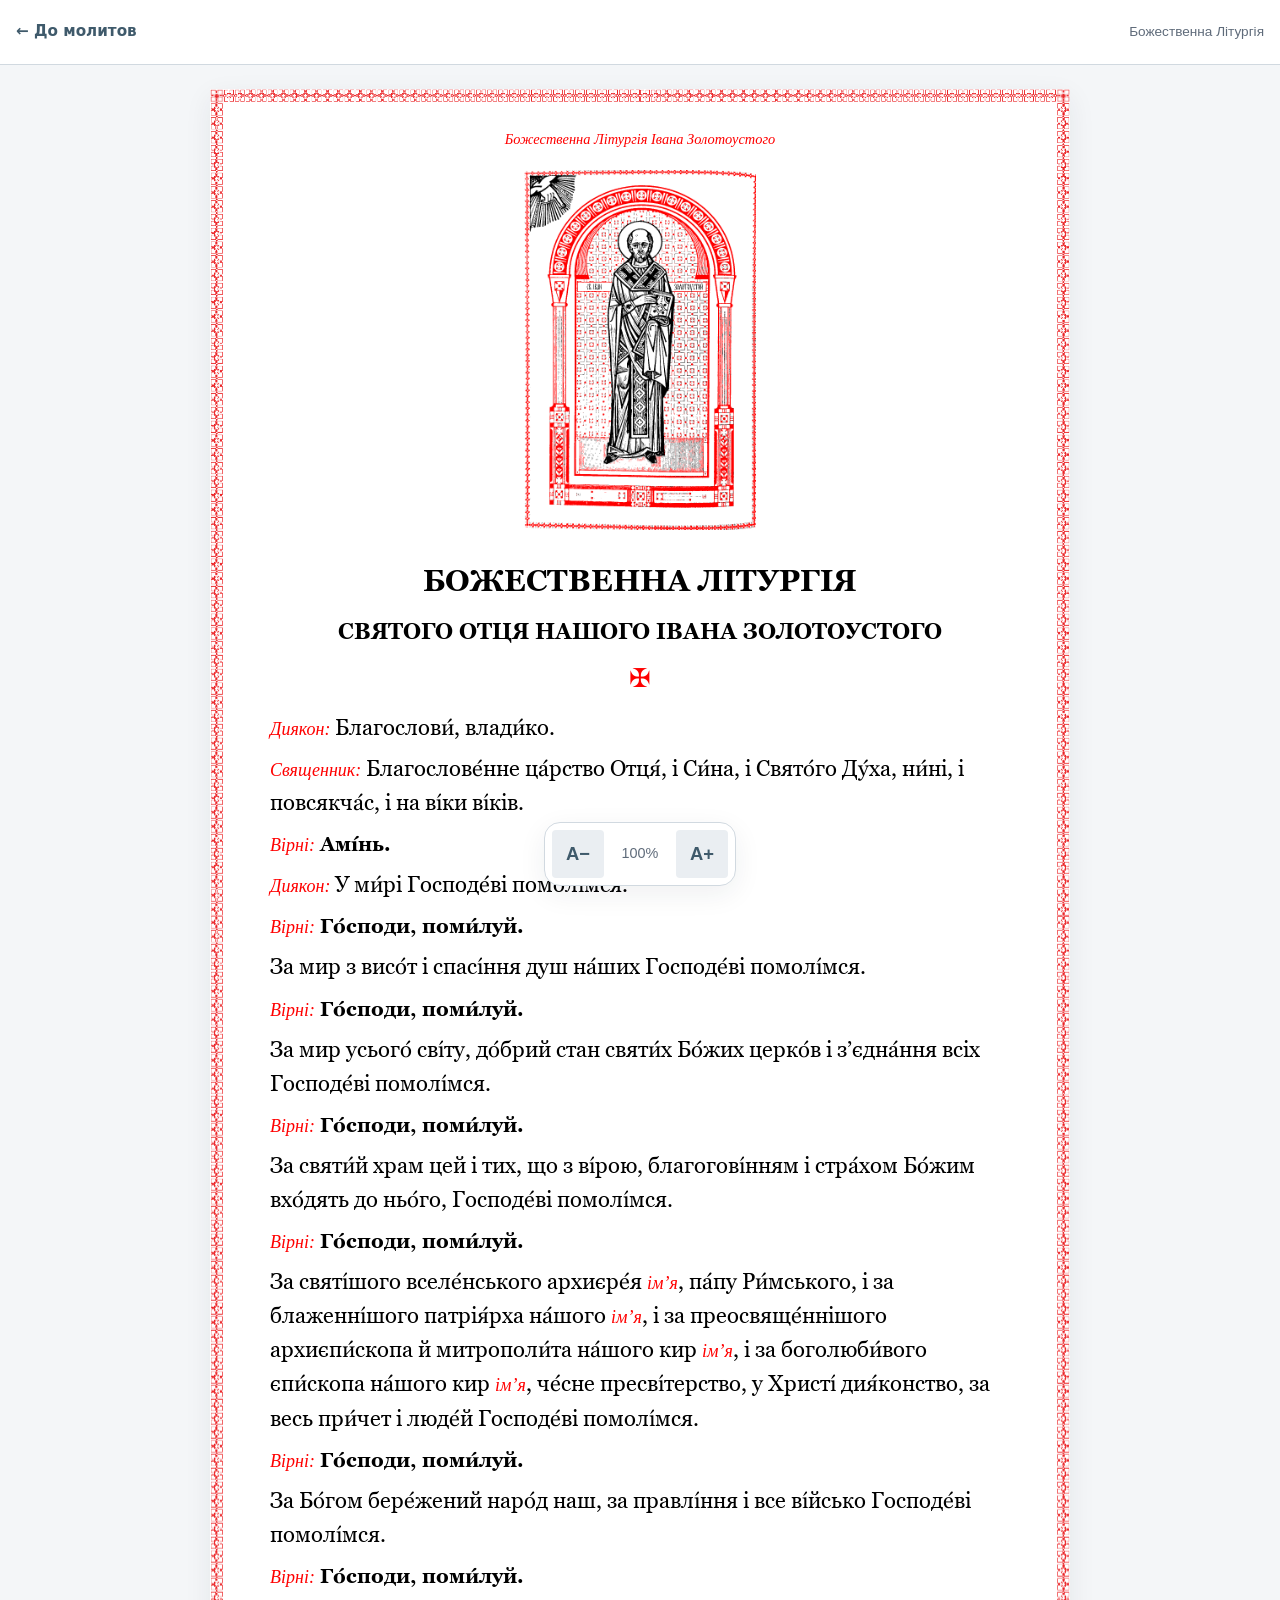
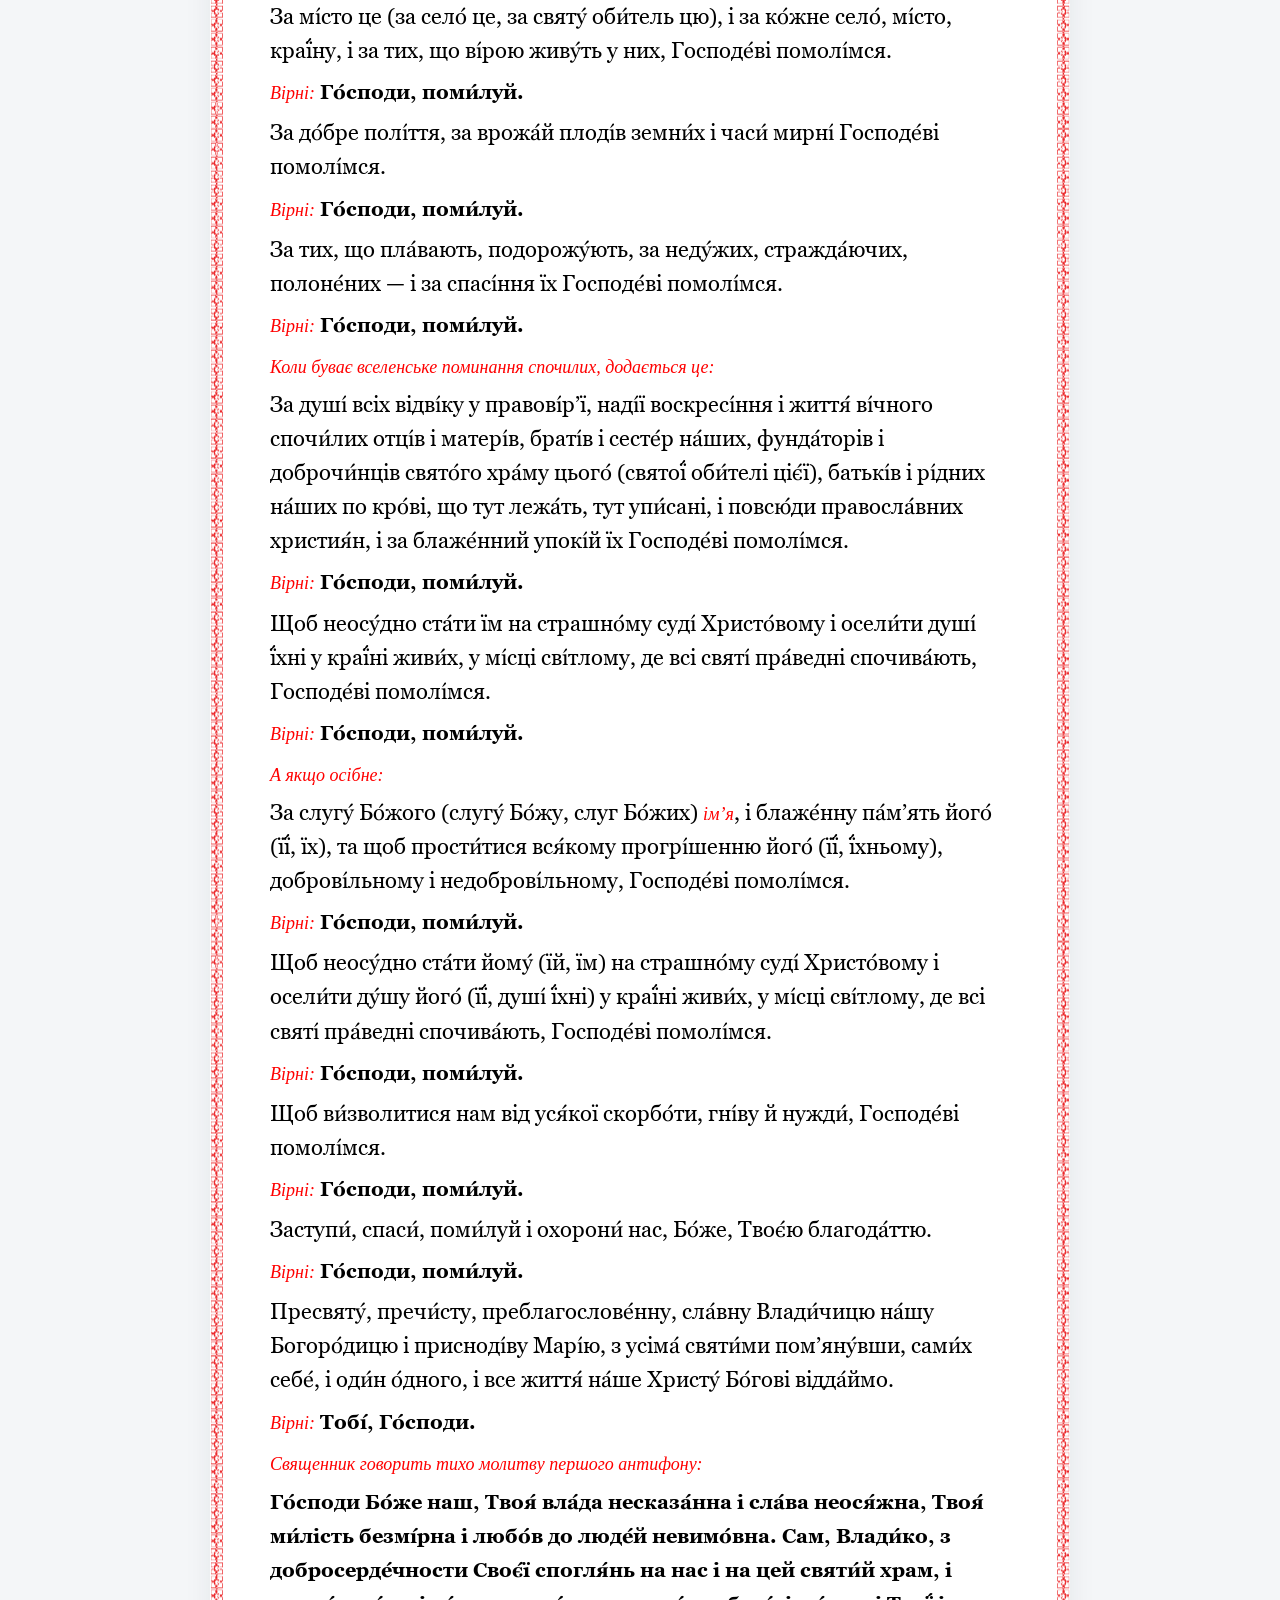
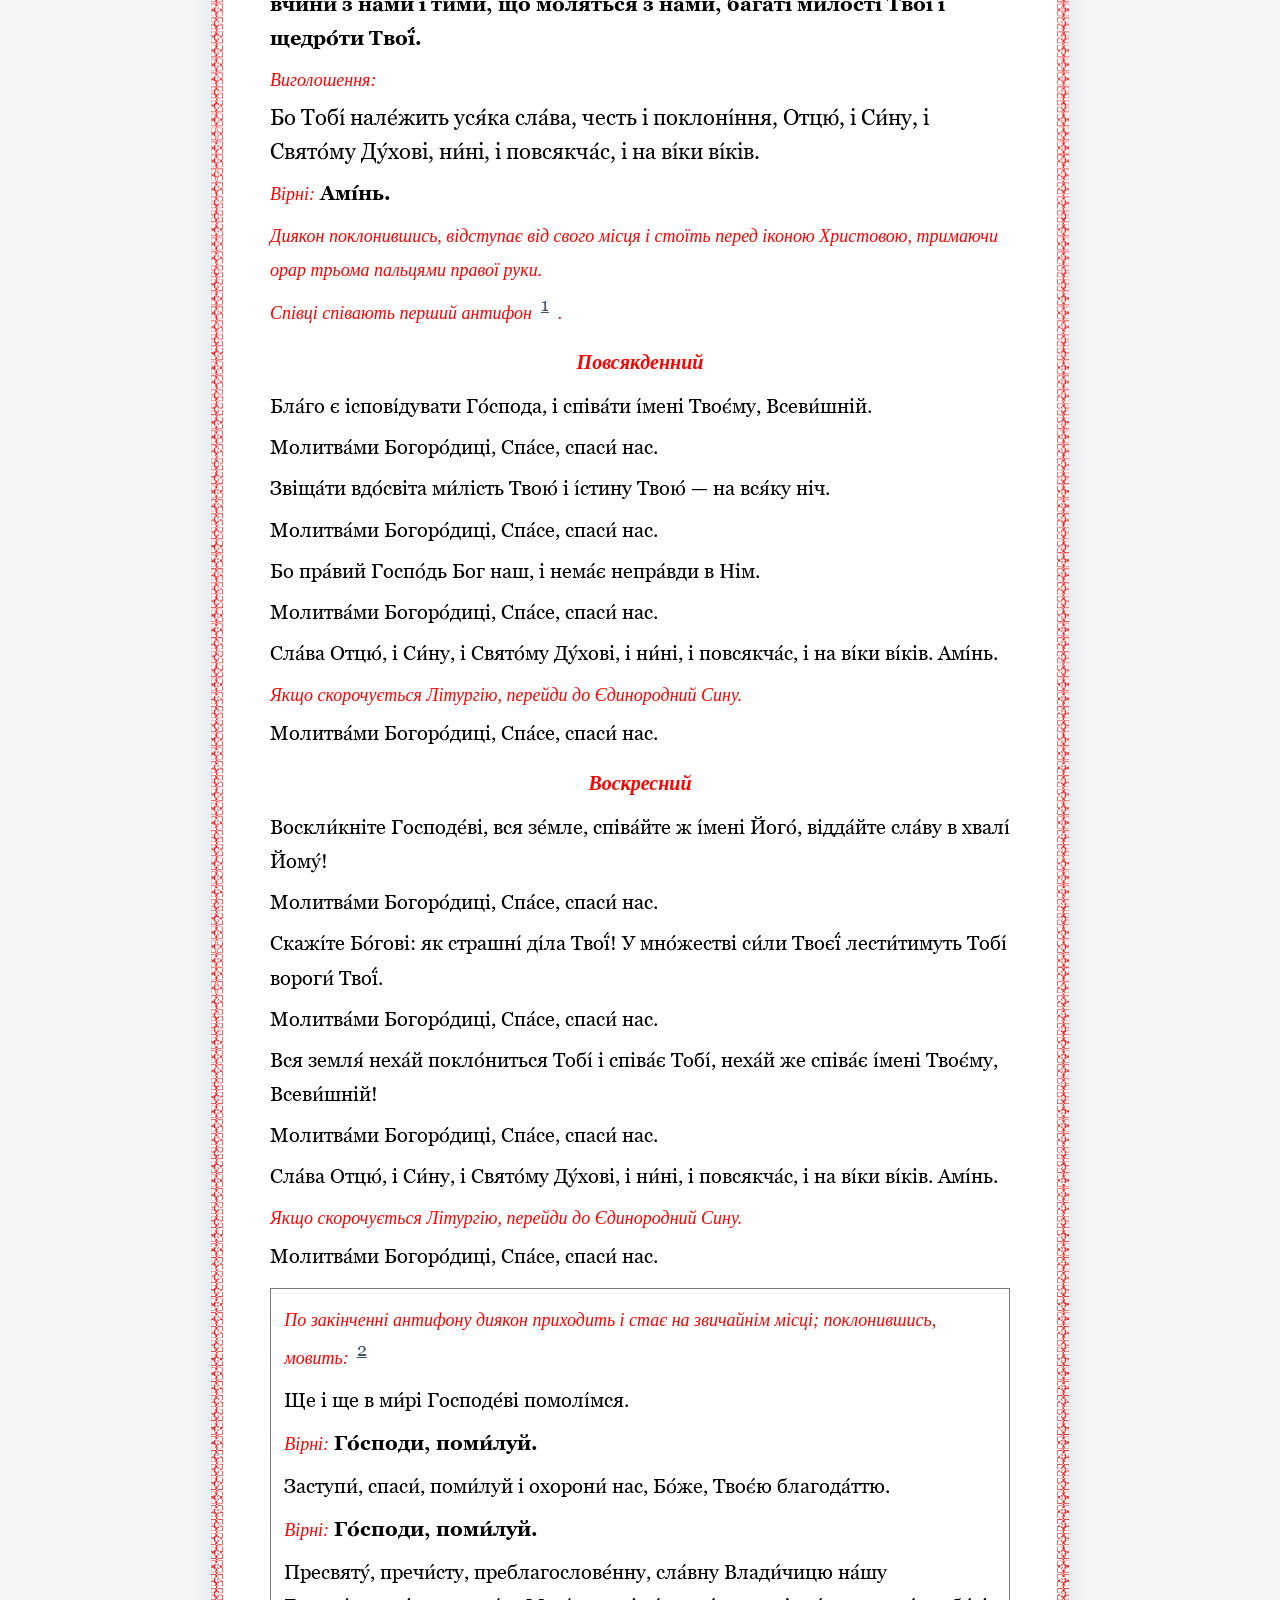
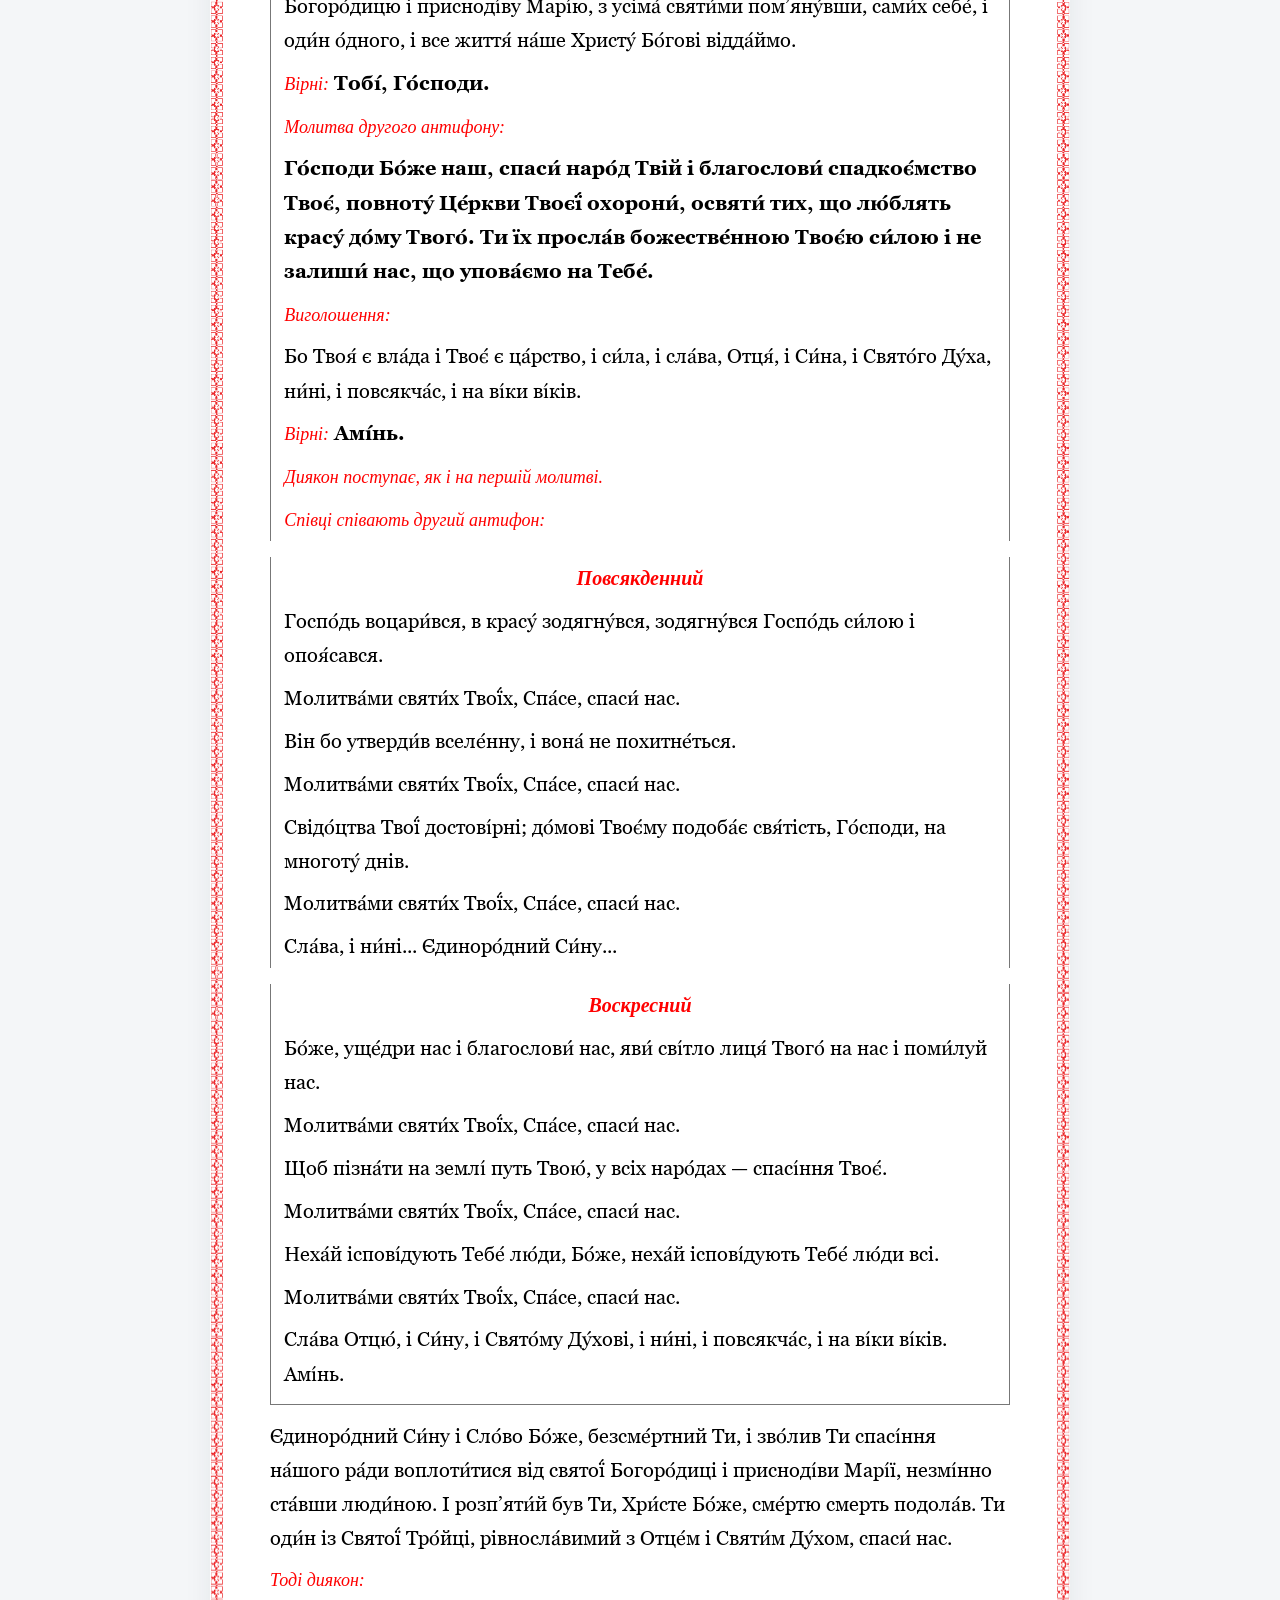
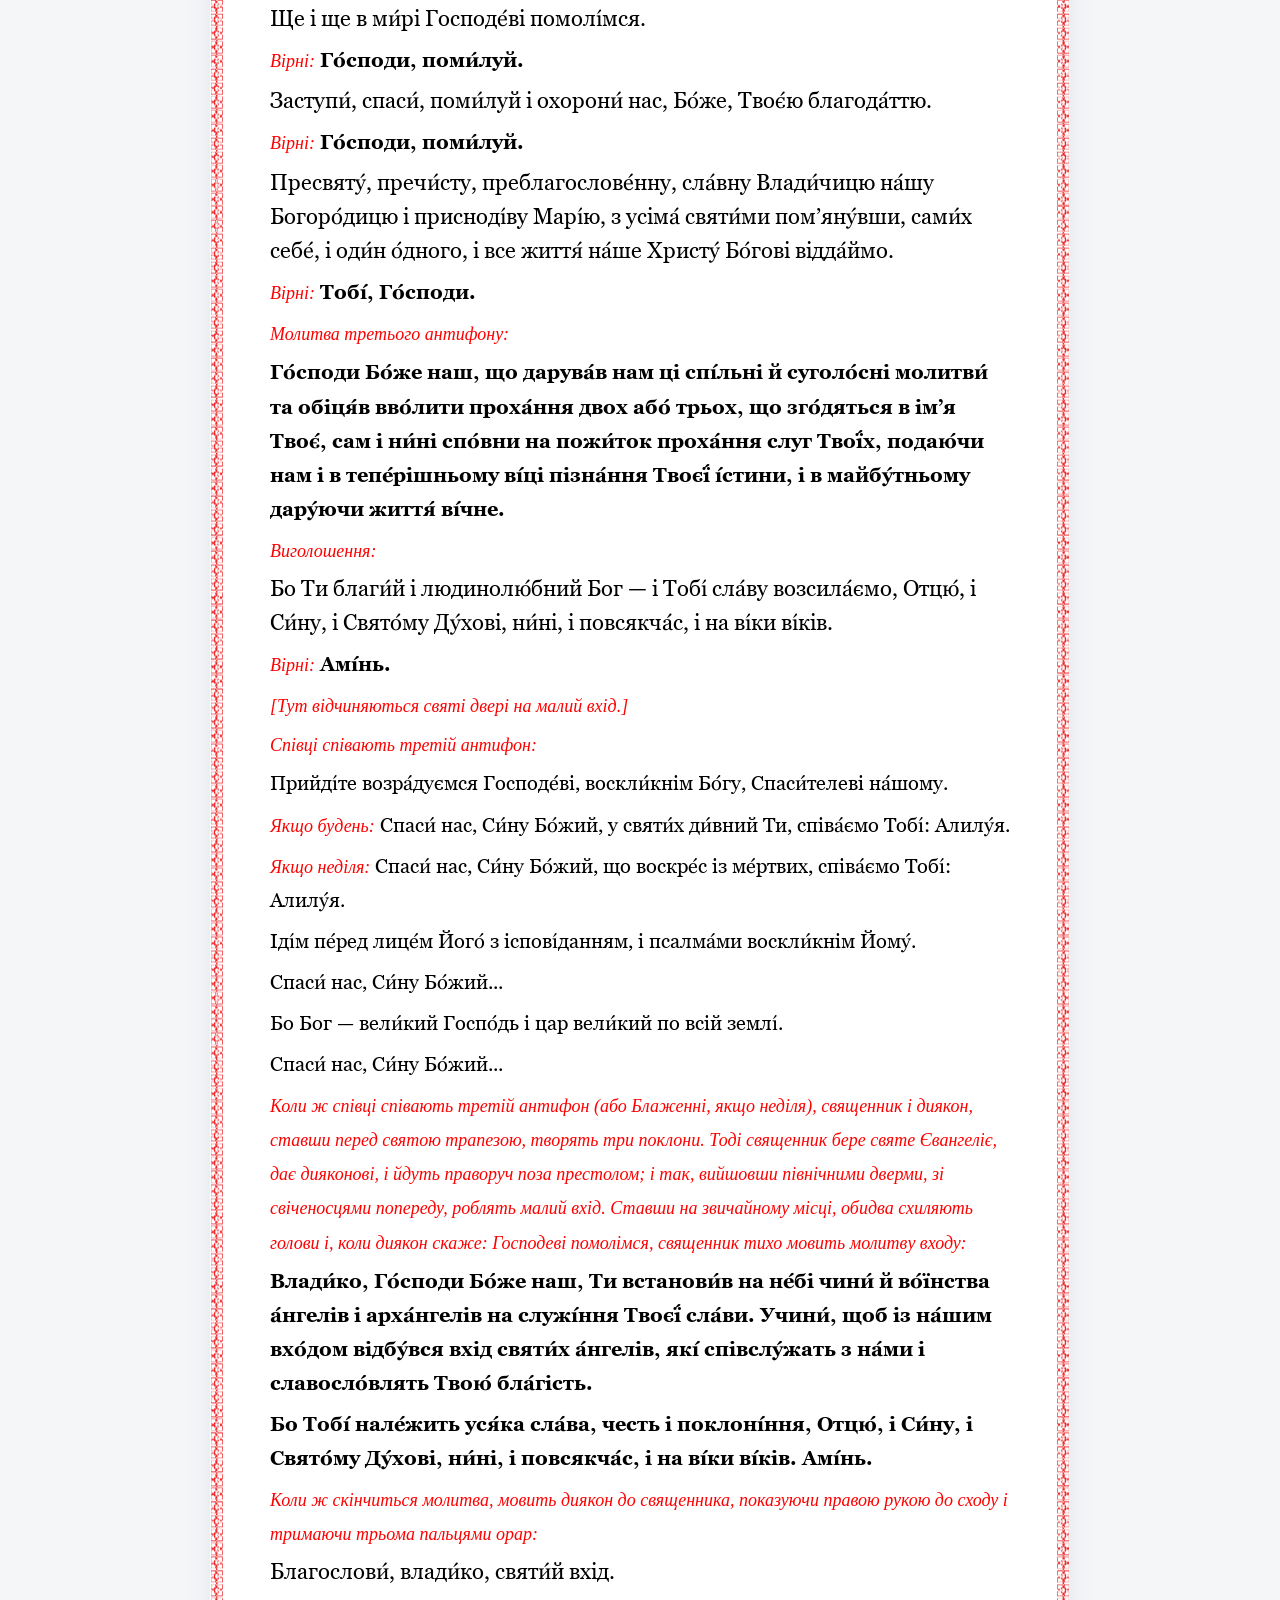
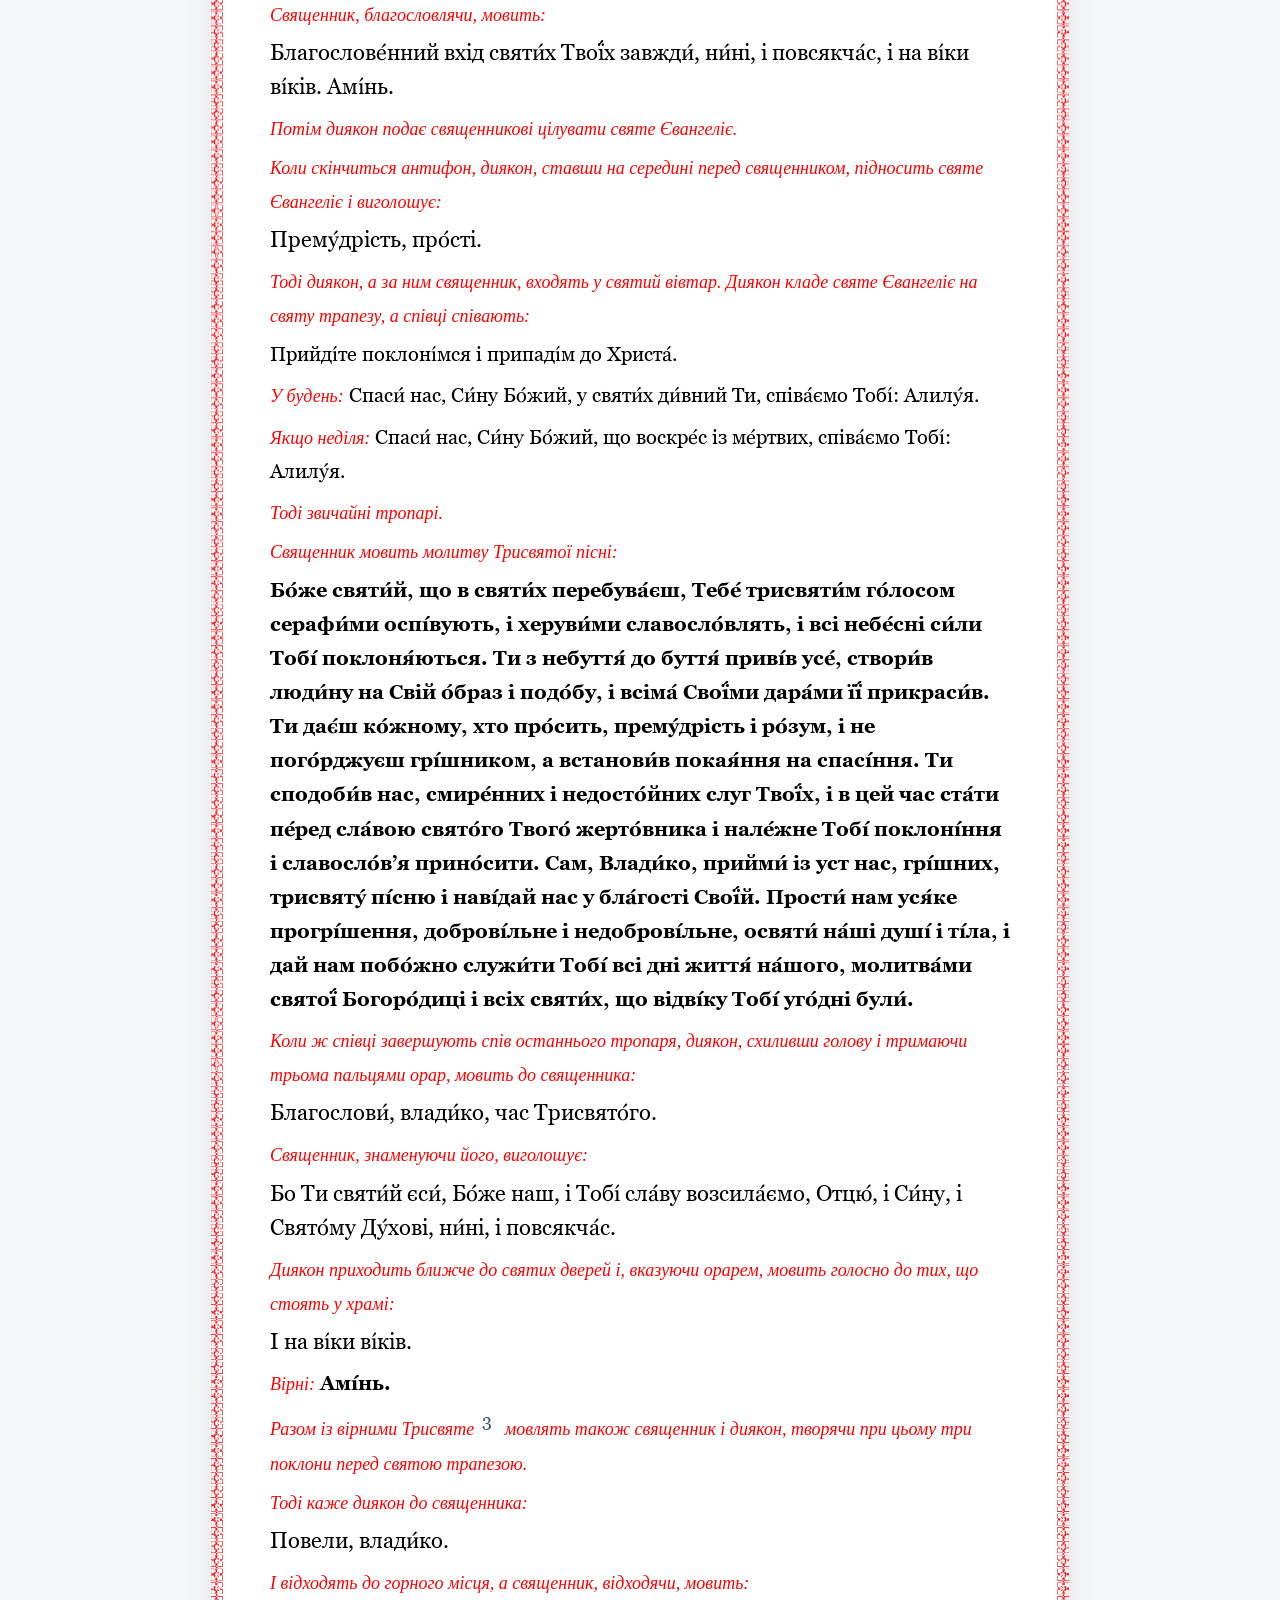
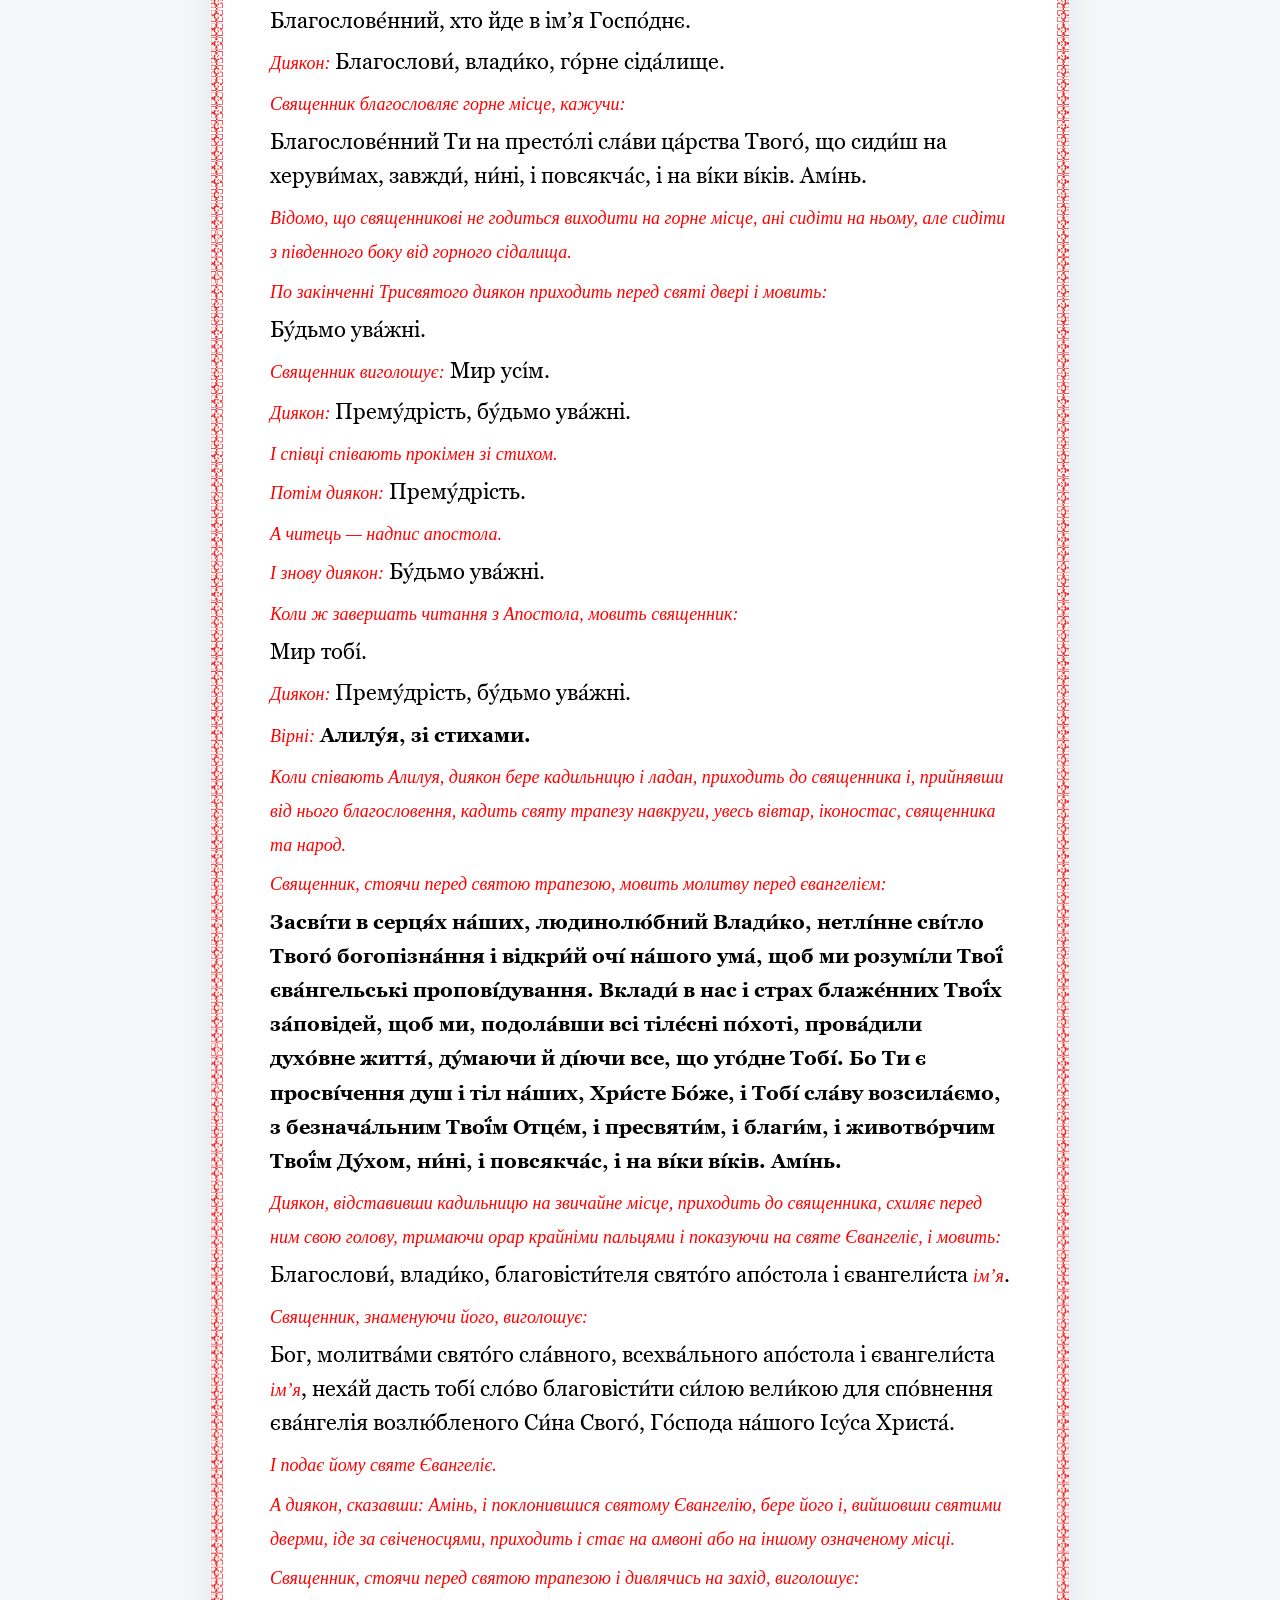
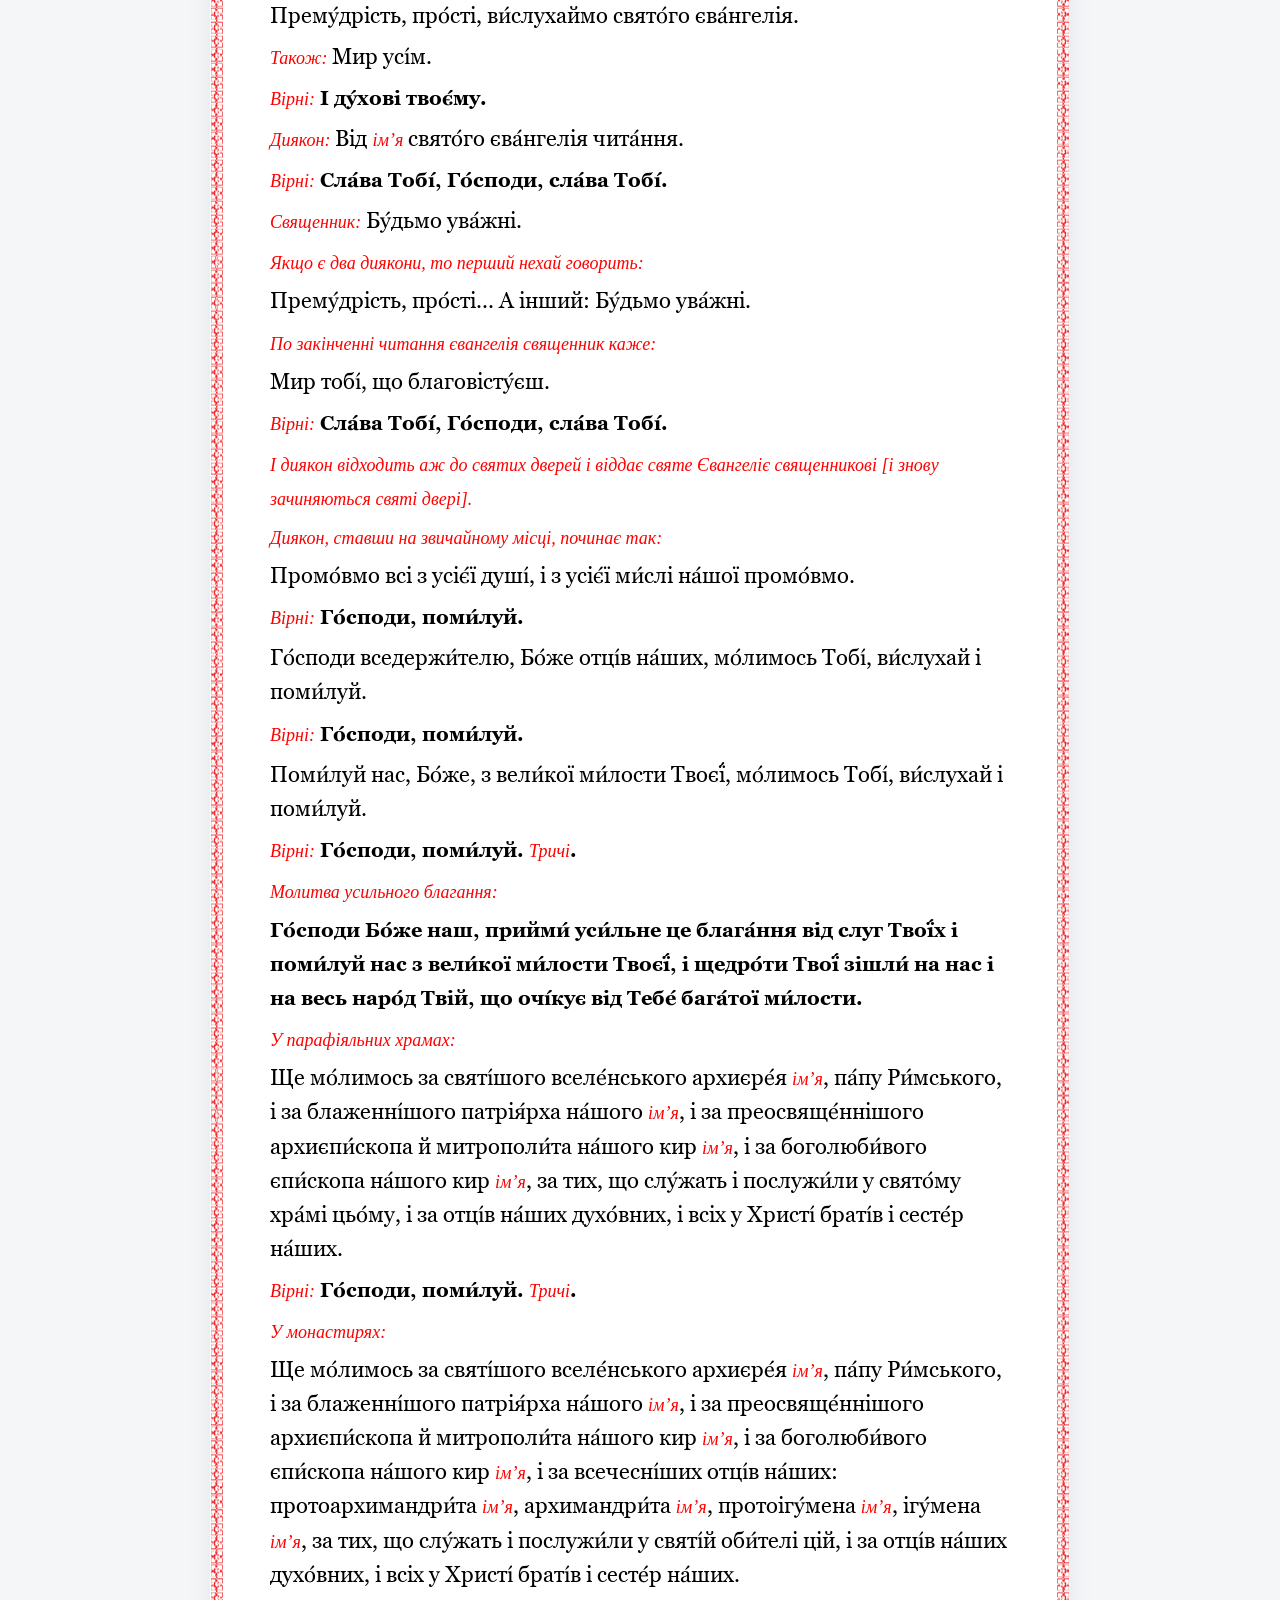
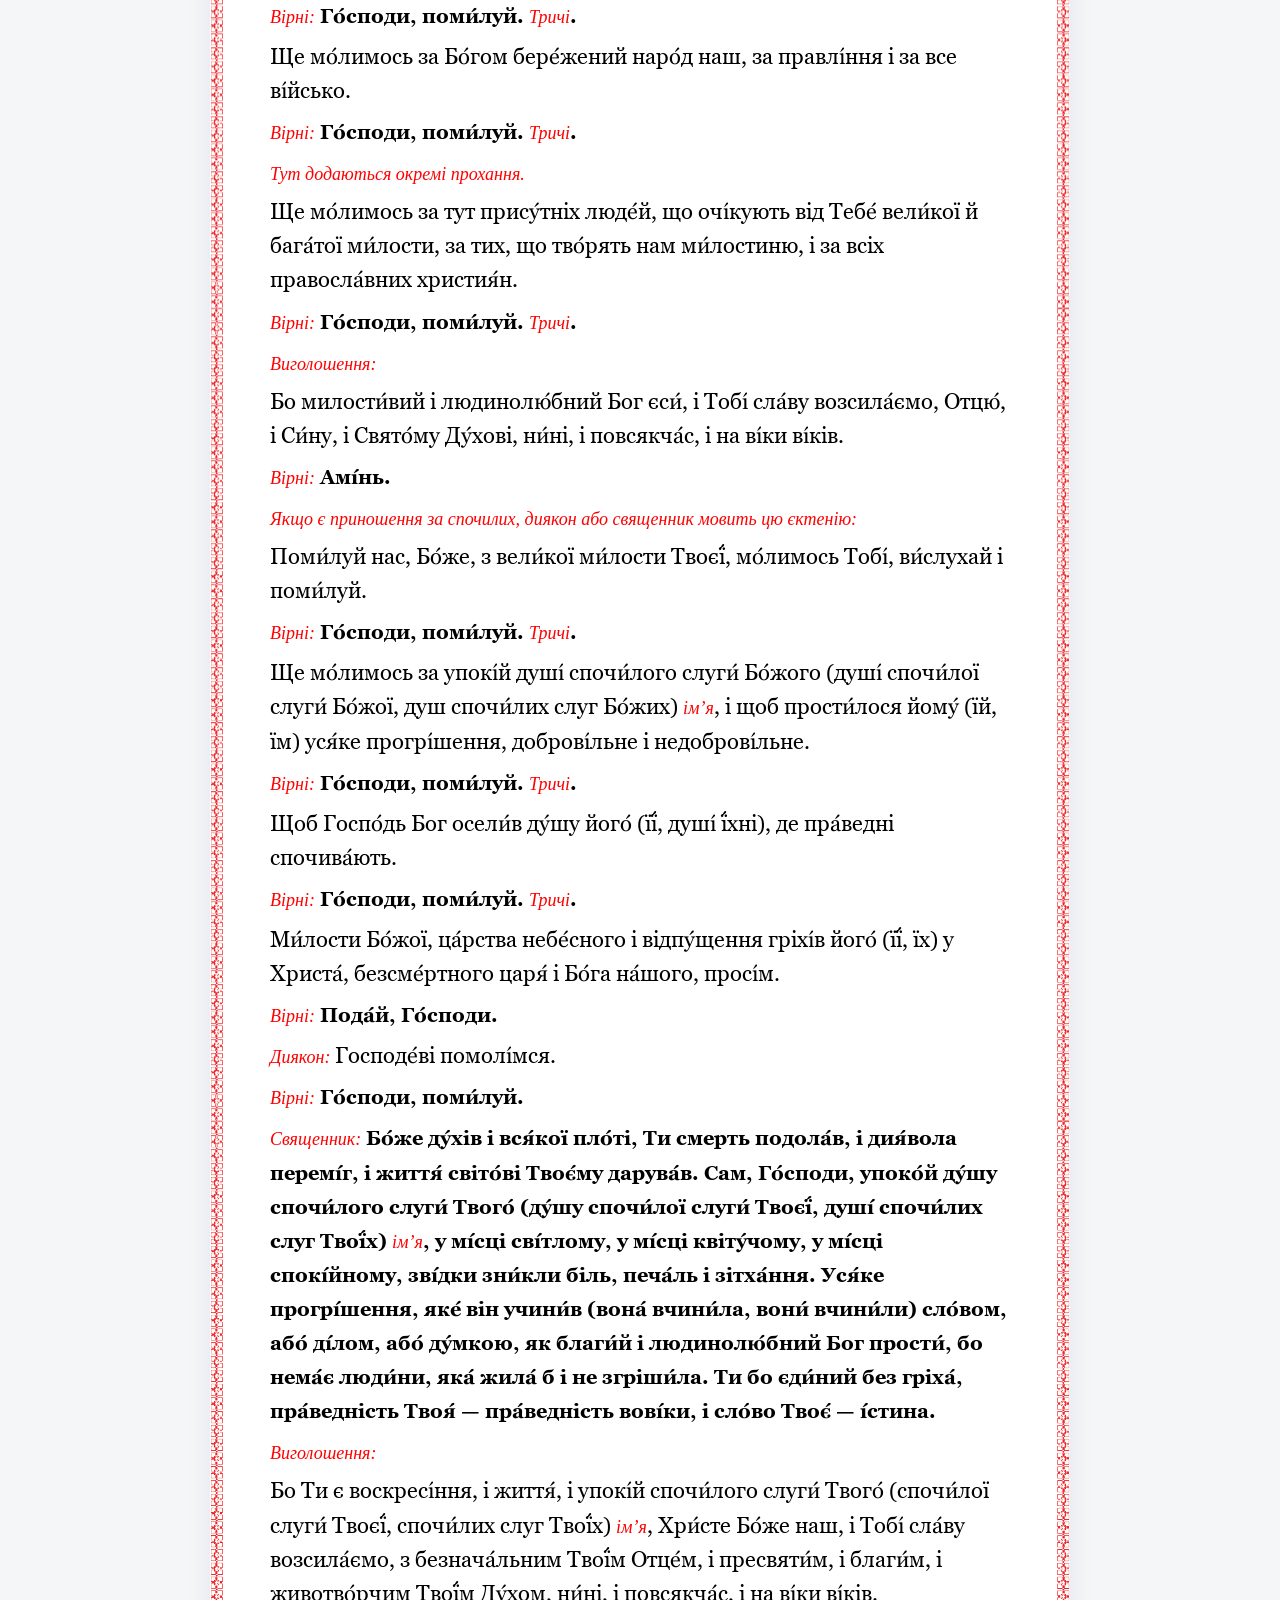
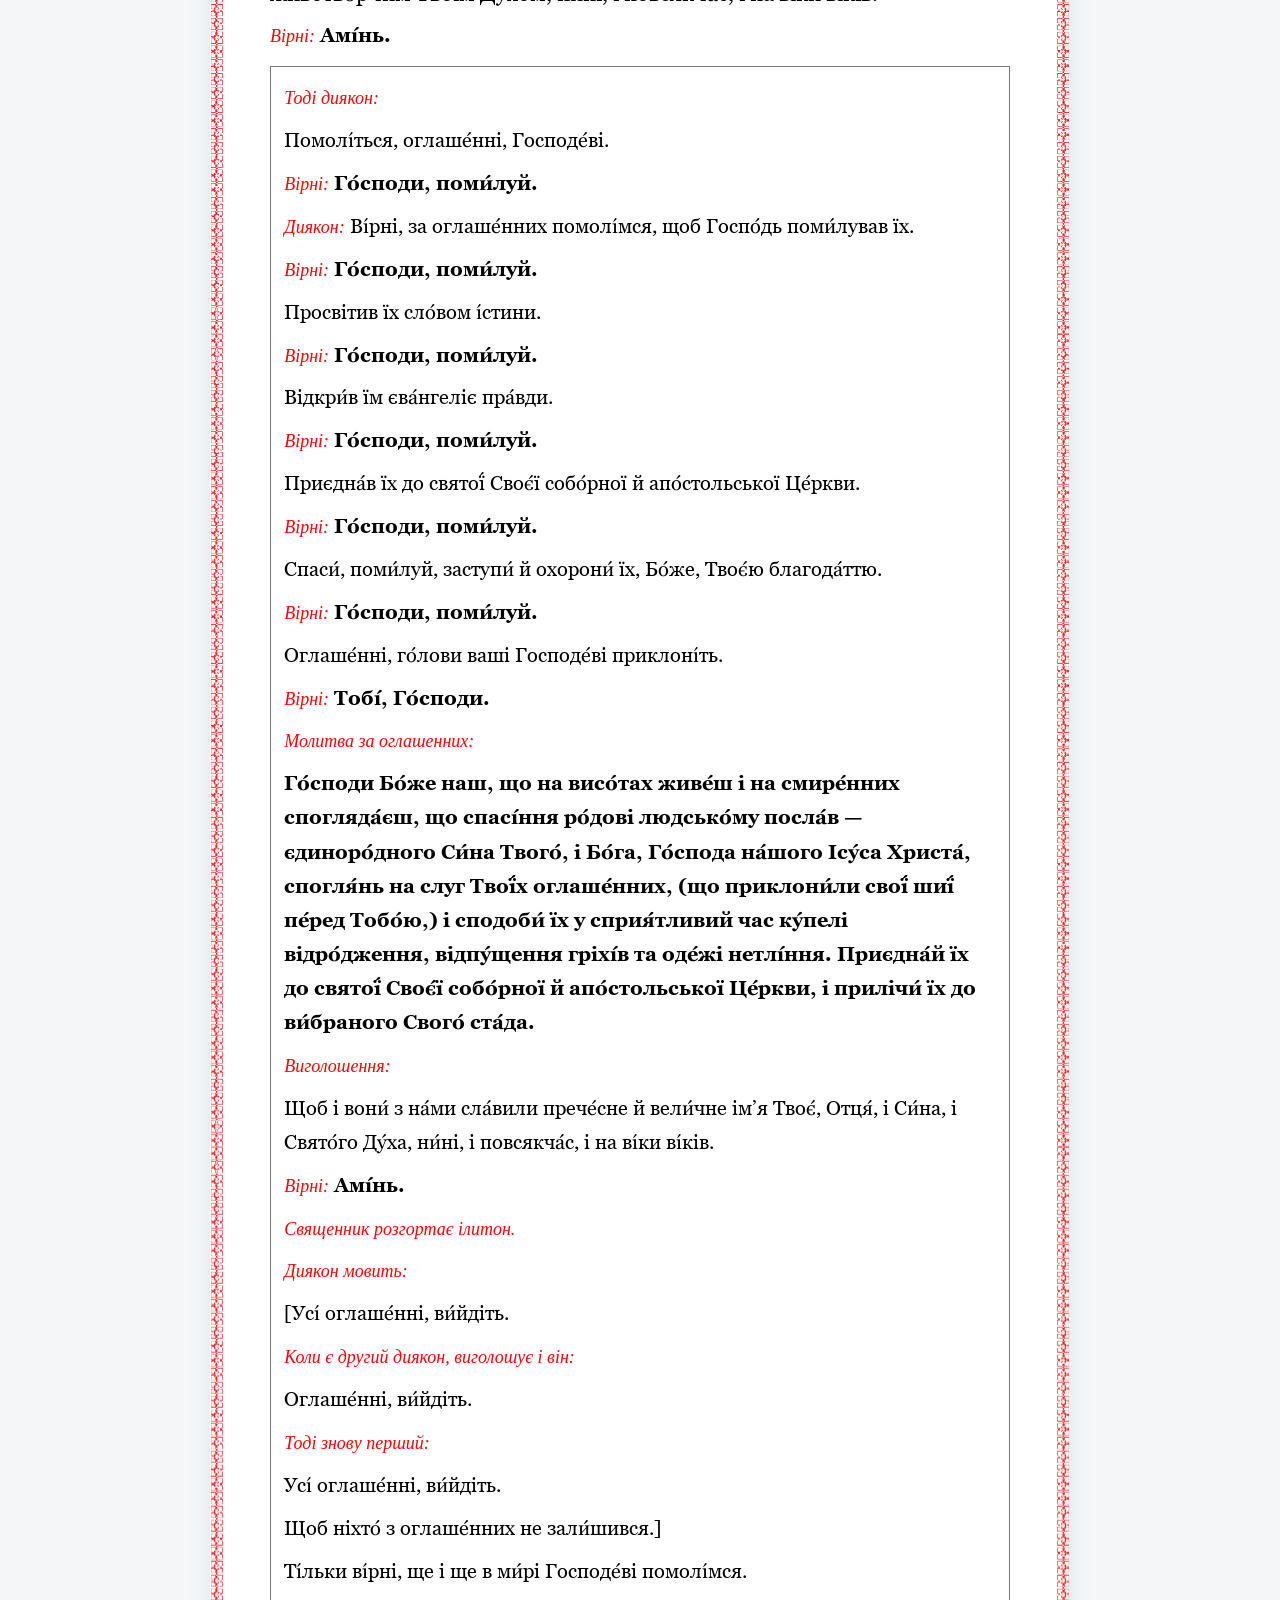
<file: bozhestvenna-liturhiya.html>
<!doctype html>
<html lang="uk" class="liturgy-reader"><head><meta charset="utf-8"><meta name="viewport" content="width=device-width, initial-scale=1, viewport-fit=cover">
<title>Божественна Літургія — Парафія Успіння Пресвятої Богородиці</title>
<meta name="description" content="Повний текст Божественної Літургії для молитви та участі в богослужінні.">
<link rel="canonical" href="https://ugcc-site.pages.dev/bozhestvenna-liturhiya">
<link rel="stylesheet" href="style.css?v=20261102-1"><link rel="stylesheet" href="liturgy.css?v=20261102-1">
<script src="prayer-font-size.js?v=20261102-1" defer></script><script src="liturgy.js?v=20261102-1" defer></script></head>
<body class="liturgy-page"><a class="reader-skip" href="#text-liturgy">До тексту Літургії</a>
<header class="reader-top"><a class="reader-back" href="./#prayer-cards" data-reader-label="back">← До молитов</a><span class="reader-name">Божественна Літургія</span></header>
<main class="reader-main"><p class="reader-running-title">Божественна Літургія Івана Золотоустого</p>
<article id="text-liturgy" class="liturgy-text" lang="uk" aria-label="Повний текст Божественної Літургії"><p id="doc-p-1" data-doc-p="1" class="doc-paragraph" style="text-align:center;margin-top:0.45454545454545453em;margin-bottom:0.0em"><img class="doc-icon" src="liturgy-assets/image2.png" alt="Ікона з оригінального служебника" width="580" height="896"></p>
<h1 id="doc-p-2" data-doc-p="2" class="doc-paragraph doc-title" style="text-align:center;margin-top:0.45454545454545453em;margin-bottom:0.45454545454545453em"><span class="doc-ink" data-doc-run="1" style='font-family:&quot;Georgia Liturgia&quot;,Georgia,serif;font-size:1.3636363636363635em;font-weight:700;font-style:normal'>БОЖЕСТВЕННА ЛІТУРГІЯ</span></h1>
<p id="doc-p-3" data-doc-p="3" class="doc-paragraph doc-subtitle" style="text-align:center;margin-top:0.45454545454545453em;margin-bottom:0.45454545454545453em"><span class="doc-ink" data-doc-run="2" style='font-family:&quot;Georgia Liturgia&quot;,Georgia,serif;font-size:1.0em;font-weight:700;font-style:normal'>СВЯТОГО ОТЦЯ НАШОГО ІВАНА ЗОЛОТОУСТОГО</span></p>
<p id="doc-p-4" data-doc-p="4" class="doc-paragraph" style="text-align:center;margin-top:0.0em;margin-bottom:0.5454545454545454em"><span class="doc-rubric" data-doc-run="3" style='font-family:&quot;Segoe UI Symbol&quot;,serif;font-size:1.1818181818181819em;font-weight:400;font-style:normal'>✠</span></p>
<p id="doc-p-5" data-doc-p="5" class="doc-paragraph" style="margin-top:0.0em;margin-bottom:0.3181818181818182em"><span class="doc-rubric" data-doc-run="4" style='font-family:&quot;Times New Roman&quot;,serif;font-size:0.8181818181818182em;font-weight:400;font-style:italic'>Диякон:</span><span class="doc-ink" data-doc-run="5" style='font-family:&quot;Georgia Liturgia&quot;,Georgia,serif;font-size:1.0em;font-weight:400;font-style:normal'> Благослови́, влади́ко.</span></p>
<p id="doc-p-6" data-doc-p="6" class="doc-paragraph" style="margin-top:0.0em;margin-bottom:0.3181818181818182em"><span class="doc-rubric" data-doc-run="6" style='font-family:&quot;Times New Roman&quot;,serif;font-size:0.8181818181818182em;font-weight:400;font-style:italic'>Священник:</span><span class="doc-ink" data-doc-run="7" style='font-family:&quot;Georgia Liturgia&quot;,Georgia,serif;font-size:1.0em;font-weight:400;font-style:normal'> Благослове́нне ца́рство Отця́, і Си́на, і Свято́го Ду́ха, ни́ні, і повсякча́с, і на ві́ки ві́ків.</span></p>
<p id="doc-p-7" data-doc-p="7" class="doc-paragraph" style="margin-top:0.0em;margin-bottom:0.3181818181818182em"><span class="doc-rubric" data-doc-run="8" style='font-family:&quot;Times New Roman&quot;,serif;font-size:0.8181818181818182em;font-weight:400;font-style:italic'>Вірні:</span><span class="doc-ink" data-doc-run="9" style='font-family:&quot;Georgia Liturgia&quot;,Georgia,serif;font-size:0.9090909090909091em;font-weight:700;font-style:normal'> Амі́нь.</span></p>
<p id="doc-p-8" data-doc-p="8" class="doc-paragraph" style="margin-top:0.0em;margin-bottom:0.3181818181818182em"><span class="doc-rubric" data-doc-run="10" style='font-family:&quot;Times New Roman&quot;,serif;font-size:0.8181818181818182em;font-weight:400;font-style:italic'>Диякон:</span><span class="doc-ink" data-doc-run="11" style='font-family:&quot;Georgia Liturgia&quot;,Georgia,serif;font-size:1.0em;font-weight:400;font-style:normal'> У ми́рі Господе́ві помолі́мся.</span></p>
<p id="doc-p-9" data-doc-p="9" class="doc-paragraph" style="margin-top:0.0em;margin-bottom:0.3181818181818182em"><span class="doc-rubric" data-doc-run="12" style='font-family:&quot;Times New Roman&quot;,serif;font-size:0.8181818181818182em;font-weight:400;font-style:italic'>Вірні:</span><span class="doc-ink" data-doc-run="13" style='font-family:&quot;Georgia Liturgia&quot;,Georgia,serif;font-size:0.9090909090909091em;font-weight:700;font-style:normal'> Го́споди, поми́луй.</span></p>
<p id="doc-p-10" data-doc-p="10" class="doc-paragraph" style="margin-top:0.0em;margin-bottom:0.3181818181818182em"><span class="doc-ink" data-doc-run="14" style='font-family:&quot;Georgia Liturgia&quot;,Georgia,serif;font-size:1.0em;font-weight:400;font-style:normal'>За мир з висо́т і спасі́ння душ на́ших Господе́ві помолі́мся.</span></p>
<p id="doc-p-11" data-doc-p="11" class="doc-paragraph" style="margin-top:0.0em;margin-bottom:0.3181818181818182em"><span class="doc-rubric" data-doc-run="15" style='font-family:&quot;Times New Roman&quot;,serif;font-size:0.8181818181818182em;font-weight:400;font-style:italic'>Вірні:</span><span class="doc-ink" data-doc-run="16" style='font-family:&quot;Georgia Liturgia&quot;,Georgia,serif;font-size:0.9090909090909091em;font-weight:700;font-style:normal'> Го́споди, поми́луй.</span></p>
<p id="doc-p-12" data-doc-p="12" class="doc-paragraph" style="margin-top:0.0em;margin-bottom:0.3181818181818182em"><span class="doc-ink" data-doc-run="17" style='font-family:&quot;Georgia Liturgia&quot;,Georgia,serif;font-size:1.0em;font-weight:400;font-style:normal'>За мир усього́ сві́ту, до́брий стан святи́х Бо́жих церко́в і з’єдна́ння всіх Господе́ві помолі́мся.</span></p>
<p id="doc-p-13" data-doc-p="13" class="doc-paragraph" style="margin-top:0.0em;margin-bottom:0.3181818181818182em"><span class="doc-rubric" data-doc-run="18" style='font-family:&quot;Times New Roman&quot;,serif;font-size:0.8181818181818182em;font-weight:400;font-style:italic'>Вірні:</span><span class="doc-ink" data-doc-run="19" style='font-family:&quot;Georgia Liturgia&quot;,Georgia,serif;font-size:0.9090909090909091em;font-weight:700;font-style:normal'> Го́споди, поми́луй.</span></p>
<p id="doc-p-14" data-doc-p="14" class="doc-paragraph" style="margin-top:0.0em;margin-bottom:0.3181818181818182em"><span class="doc-ink" data-doc-run="20" style='font-family:&quot;Georgia Liturgia&quot;,Georgia,serif;font-size:1.0em;font-weight:400;font-style:normal'>За святи́й храм цей і тих, що з ві́рою, благогові́нням і стра́хом Бо́жим вхо́дять до ньо́го, Господе́ві помолі́мся.</span></p>
<p id="doc-p-15" data-doc-p="15" class="doc-paragraph" style="margin-top:0.0em;margin-bottom:0.3181818181818182em"><span class="doc-rubric" data-doc-run="21" style='font-family:&quot;Times New Roman&quot;,serif;font-size:0.8181818181818182em;font-weight:400;font-style:italic'>Вірні:</span><span class="doc-ink" data-doc-run="22" style='font-family:&quot;Georgia Liturgia&quot;,Georgia,serif;font-size:0.9090909090909091em;font-weight:700;font-style:normal'> Го́споди, поми́луй.</span></p>
<p id="doc-p-16" data-doc-p="16" class="doc-paragraph" style="margin-top:0.0em;margin-bottom:0.3181818181818182em"><span class="doc-ink" data-doc-run="23" style='font-family:&quot;Georgia Liturgia&quot;,Georgia,serif;font-size:1.0em;font-weight:400;font-style:normal'>За святі́шого вселе́нського архиєре́я </span><span class="doc-rubric" data-doc-run="24" style='font-family:&quot;Times New Roman&quot;,serif;font-size:0.8181818181818182em;font-weight:400;font-style:italic'>ім’я</span><span class="doc-ink" data-doc-run="25" style='font-family:&quot;Georgia Liturgia&quot;,Georgia,serif;font-size:1.0em;font-weight:400;font-style:normal'>, па́пу Ри́мського, і за блаженні́шого патрія́рха на́шого </span><span class="doc-rubric" data-doc-run="26" style='font-family:&quot;Times New Roman&quot;,serif;font-size:0.8181818181818182em;font-weight:400;font-style:italic'>ім’я</span><span class="doc-ink" data-doc-run="27" style='font-family:&quot;Georgia Liturgia&quot;,Georgia,serif;font-size:1.0em;font-weight:400;font-style:normal'>, і за преосвяще́ннішого архиєпи́скопа й митрополи́та на́шого кир </span><span class="doc-rubric" data-doc-run="28" style='font-family:&quot;Times New Roman&quot;,serif;font-size:0.8181818181818182em;font-weight:400;font-style:italic'>ім’я</span><span class="doc-ink" data-doc-run="29" style='font-family:&quot;Georgia Liturgia&quot;,Georgia,serif;font-size:1.0em;font-weight:400;font-style:normal'>, і за боголюби́вого єпи́скопа на́шого кир </span><span class="doc-rubric" data-doc-run="30" style='font-family:&quot;Times New Roman&quot;,serif;font-size:0.8181818181818182em;font-weight:400;font-style:italic'>ім’я</span><span class="doc-ink" data-doc-run="31" style='font-family:&quot;Georgia Liturgia&quot;,Georgia,serif;font-size:1.0em;font-weight:400;font-style:normal'>, че́сне пресві́терство, у Христі́ дия́конство, за весь при́чет і люде́й Господе́ві помолі́мся.</span></p>
<p id="doc-p-17" data-doc-p="17" class="doc-paragraph" style="margin-top:0.0em;margin-bottom:0.3181818181818182em"><span class="doc-rubric" data-doc-run="32" style='font-family:&quot;Times New Roman&quot;,serif;font-size:0.8181818181818182em;font-weight:400;font-style:italic'>Вірні:</span><span class="doc-ink" data-doc-run="33" style='font-family:&quot;Georgia Liturgia&quot;,Georgia,serif;font-size:0.9090909090909091em;font-weight:700;font-style:normal'> Го́споди, поми́луй.</span></p>
<p id="doc-p-18" data-doc-p="18" class="doc-paragraph" style="margin-top:0.0em;margin-bottom:0.3181818181818182em"><span class="doc-ink" data-doc-run="34" style='font-family:&quot;Georgia Liturgia&quot;,Georgia,serif;font-size:1.0em;font-weight:400;font-style:normal'>За Бо́гом бере́жений наро́д наш, за правлі́ння і все ві́йсько Господе́ві помолі́мся.</span></p>
<p id="doc-p-19" data-doc-p="19" class="doc-paragraph" style="margin-top:0.0em;margin-bottom:0.3181818181818182em"><span class="doc-rubric" data-doc-run="35" style='font-family:&quot;Times New Roman&quot;,serif;font-size:0.8181818181818182em;font-weight:400;font-style:italic'>Вірні:</span><span class="doc-ink" data-doc-run="36" style='font-family:&quot;Georgia Liturgia&quot;,Georgia,serif;font-size:0.9090909090909091em;font-weight:700;font-style:normal'> Го́споди, поми́луй.</span></p>
<p id="doc-p-20" data-doc-p="20" class="doc-paragraph" style="margin-top:0.0em;margin-bottom:0.3181818181818182em"><span class="doc-ink" data-doc-run="37" style='font-family:&quot;Georgia Liturgia&quot;,Georgia,serif;font-size:1.0em;font-weight:400;font-style:normal'>За мі́сто це (за село́ це, за святу́ оби́тель цю), і за ко́жне село́, мі́сто, краї́ну, і за тих, що ві́рою живу́ть у них, Господе́ві помолі́мся.</span></p>
<p id="doc-p-21" data-doc-p="21" class="doc-paragraph" style="margin-top:0.0em;margin-bottom:0.3181818181818182em"><span class="doc-rubric" data-doc-run="38" style='font-family:&quot;Times New Roman&quot;,serif;font-size:0.8181818181818182em;font-weight:400;font-style:italic'>Вірні:</span><span class="doc-ink" data-doc-run="39" style='font-family:&quot;Georgia Liturgia&quot;,Georgia,serif;font-size:0.9090909090909091em;font-weight:700;font-style:normal'> Го́споди, поми́луй.</span></p>
<p id="doc-p-22" data-doc-p="22" class="doc-paragraph" style="margin-top:0.0em;margin-bottom:0.3181818181818182em"><span class="doc-ink" data-doc-run="40" style='font-family:&quot;Georgia Liturgia&quot;,Georgia,serif;font-size:1.0em;font-weight:400;font-style:normal'>За до́бре полі́ття, за врожа́й плоді́в земни́х і часи́ мирні́ Господе́ві помолі́мся.</span></p>
<p id="doc-p-23" data-doc-p="23" class="doc-paragraph" style="margin-top:0.0em;margin-bottom:0.3181818181818182em"><span class="doc-rubric" data-doc-run="41" style='font-family:&quot;Times New Roman&quot;,serif;font-size:0.8181818181818182em;font-weight:400;font-style:italic'>Вірні:</span><span class="doc-ink" data-doc-run="42" style='font-family:&quot;Georgia Liturgia&quot;,Georgia,serif;font-size:0.9090909090909091em;font-weight:700;font-style:normal'> Го́споди, поми́луй.</span></p>
<p id="doc-p-24" data-doc-p="24" class="doc-paragraph" style="margin-top:0.0em;margin-bottom:0.3181818181818182em"><span class="doc-ink" data-doc-run="43" style='font-family:&quot;Georgia Liturgia&quot;,Georgia,serif;font-size:1.0em;font-weight:400;font-style:normal'>За тих, що пла́вають, подорожу́ють, за неду́жих, стражда́ючих, полоне́них — і за спасі́ння їх Господе́ві помолі́мся.</span></p>
<p id="doc-p-25" data-doc-p="25" class="doc-paragraph" style="margin-top:0.0em;margin-bottom:0.3181818181818182em"><span class="doc-rubric" data-doc-run="44" style='font-family:&quot;Times New Roman&quot;,serif;font-size:0.8181818181818182em;font-weight:400;font-style:italic'>Вірні:</span><span class="doc-ink" data-doc-run="45" style='font-family:&quot;Georgia Liturgia&quot;,Georgia,serif;font-size:0.9090909090909091em;font-weight:700;font-style:normal'> Го́споди, поми́луй.</span></p>
<p id="doc-p-26" data-doc-p="26" class="doc-paragraph" style="margin-top:0.0em;margin-bottom:0.22727272727272727em"><span class="doc-rubric" data-doc-run="46" style='font-family:&quot;Times New Roman&quot;,serif;font-size:0.8181818181818182em;font-weight:400;font-style:italic'>Коли буває вселенське поминання спочилих, додається це:</span></p>
<p id="doc-p-27" data-doc-p="27" class="doc-paragraph" style="margin-top:0.0em;margin-bottom:0.3181818181818182em"><span class="doc-ink" data-doc-run="47" style='font-family:&quot;Georgia Liturgia&quot;,Georgia,serif;font-size:1.0em;font-weight:400;font-style:normal'>За душі́ всіх відві́ку у правові́р’ї, наді́ї воскресі́ння і життя́ ві́чного спочи́лих отці́в і матері́в, браті́в і сесте́р на́ших, фунда́торів і доброчи́нців свято́го хра́му цього́ (святої́ оби́телі ціє́ї), батькі́в і рі́дних на́ших по кро́ві, що тут лежа́ть, тут упи́сані, і повсю́ди правосла́вних христия́н, і за блаже́нний упокі́й їх Господе́ві помолі́мся.</span></p>
<p id="doc-p-28" data-doc-p="28" class="doc-paragraph" style="margin-top:0.0em;margin-bottom:0.3181818181818182em"><span class="doc-rubric" data-doc-run="48" style='font-family:&quot;Times New Roman&quot;,serif;font-size:0.8181818181818182em;font-weight:400;font-style:italic'>Вірні:</span><span class="doc-ink" data-doc-run="49" style='font-family:&quot;Georgia Liturgia&quot;,Georgia,serif;font-size:0.9090909090909091em;font-weight:700;font-style:normal'> Го́споди, поми́луй.</span></p>
<p id="doc-p-29" data-doc-p="29" class="doc-paragraph" style="margin-top:0.0em;margin-bottom:0.3181818181818182em"><span class="doc-ink" data-doc-run="50" style='font-family:&quot;Georgia Liturgia&quot;,Georgia,serif;font-size:1.0em;font-weight:400;font-style:normal'>Щоб неосу́дно ста́ти їм на страшно́му суді́ Христо́вому і осели́ти душі́ ї́хні у краї́ні живи́х, у мі́сці сві́тлому, де всі святі́ пра́ведні спочива́ють, Господе́ві помолі́мся.</span></p>
<p id="doc-p-30" data-doc-p="30" class="doc-paragraph" style="margin-top:0.0em;margin-bottom:0.3181818181818182em"><span class="doc-rubric" data-doc-run="51" style='font-family:&quot;Times New Roman&quot;,serif;font-size:0.8181818181818182em;font-weight:400;font-style:italic'>Вірні:</span><span class="doc-ink" data-doc-run="52" style='font-family:&quot;Georgia Liturgia&quot;,Georgia,serif;font-size:0.9090909090909091em;font-weight:700;font-style:normal'> Го́споди, поми́луй.</span></p>
<p id="doc-p-31" data-doc-p="31" class="doc-paragraph" style="margin-top:0.0em;margin-bottom:0.22727272727272727em"><span class="doc-rubric" data-doc-run="53" style='font-family:&quot;Times New Roman&quot;,serif;font-size:0.8181818181818182em;font-weight:400;font-style:italic'>А якщо осібне:</span></p>
<p id="doc-p-32" data-doc-p="32" class="doc-paragraph" style="margin-top:0.0em;margin-bottom:0.3181818181818182em"><span class="doc-ink" data-doc-run="54" style='font-family:&quot;Georgia Liturgia&quot;,Georgia,serif;font-size:1.0em;font-weight:400;font-style:normal'>За слугу́ Бо́жого (слугу́ Бо́жу, слуг Бо́жих) </span><span class="doc-rubric" data-doc-run="55" style='font-family:&quot;Times New Roman&quot;,serif;font-size:0.8181818181818182em;font-weight:400;font-style:italic'>ім’я</span><span class="doc-ink" data-doc-run="56" style='font-family:&quot;Georgia Liturgia&quot;,Georgia,serif;font-size:1.0em;font-weight:400;font-style:normal'>, і блаже́нну па́м’ять його́ (її́, їх), та щоб прости́тися вся́кому прогрі́шенню його́ (її́, ї́хньому), доброві́льному і недоброві́льному, Господе́ві помолі́мся.</span></p>
<p id="doc-p-33" data-doc-p="33" class="doc-paragraph" style="margin-top:0.0em;margin-bottom:0.3181818181818182em"><span class="doc-rubric" data-doc-run="57" style='font-family:&quot;Times New Roman&quot;,serif;font-size:0.8181818181818182em;font-weight:400;font-style:italic'>Вірні:</span><span class="doc-ink" data-doc-run="58" style='font-family:&quot;Georgia Liturgia&quot;,Georgia,serif;font-size:0.9090909090909091em;font-weight:700;font-style:normal'> Го́споди, поми́луй.</span></p>
<p id="doc-p-34" data-doc-p="34" class="doc-paragraph" style="margin-top:0.0em;margin-bottom:0.3181818181818182em"><span class="doc-ink" data-doc-run="59" style='font-family:&quot;Georgia Liturgia&quot;,Georgia,serif;font-size:1.0em;font-weight:400;font-style:normal'>Щоб неосу́дно ста́ти йому́ (їй, їм) на страшно́му суді́ Христо́вому і осели́ти ду́шу його́ (її́, душі́ ї́хні) у краї́ні живи́х, у мі́сці сві́тлому, де всі святі́ пра́ведні спочива́ють, Господе́ві помолі́мся.</span></p>
<p id="doc-p-35" data-doc-p="35" class="doc-paragraph" style="margin-top:0.0em;margin-bottom:0.3181818181818182em"><span class="doc-rubric" data-doc-run="60" style='font-family:&quot;Times New Roman&quot;,serif;font-size:0.8181818181818182em;font-weight:400;font-style:italic'>Вірні:</span><span class="doc-ink" data-doc-run="61" style='font-family:&quot;Georgia Liturgia&quot;,Georgia,serif;font-size:0.9090909090909091em;font-weight:700;font-style:normal'> Го́споди, поми́луй.</span></p>
<p id="doc-p-36" data-doc-p="36" class="doc-paragraph" style="margin-top:0.0em;margin-bottom:0.3181818181818182em"><span class="doc-ink" data-doc-run="62" style='font-family:&quot;Georgia Liturgia&quot;,Georgia,serif;font-size:1.0em;font-weight:400;font-style:normal'>Щоб ви́зволитися нам від уся́кої скорбо́ти, гні́ву й нужди́, Господе́ві помолі́мся.</span></p>
<p id="doc-p-37" data-doc-p="37" class="doc-paragraph" style="margin-top:0.0em;margin-bottom:0.3181818181818182em"><span class="doc-rubric" data-doc-run="63" style='font-family:&quot;Times New Roman&quot;,serif;font-size:0.8181818181818182em;font-weight:400;font-style:italic'>Вірні:</span><span class="doc-ink" data-doc-run="64" style='font-family:&quot;Georgia Liturgia&quot;,Georgia,serif;font-size:0.9090909090909091em;font-weight:700;font-style:normal'> Го́споди, поми́луй.</span></p>
<p id="doc-p-38" data-doc-p="38" class="doc-paragraph" style="margin-top:0.0em;margin-bottom:0.3181818181818182em"><span class="doc-ink" data-doc-run="65" style='font-family:&quot;Georgia Liturgia&quot;,Georgia,serif;font-size:1.0em;font-weight:400;font-style:normal'>Заступи́, спаси́, поми́луй і охорони́ нас, Бо́же, Твоє́ю благода́ттю.</span></p>
<p id="doc-p-39" data-doc-p="39" class="doc-paragraph" style="margin-top:0.0em;margin-bottom:0.3181818181818182em"><span class="doc-rubric" data-doc-run="66" style='font-family:&quot;Times New Roman&quot;,serif;font-size:0.8181818181818182em;font-weight:400;font-style:italic'>Вірні:</span><span class="doc-ink" data-doc-run="67" style='font-family:&quot;Georgia Liturgia&quot;,Georgia,serif;font-size:0.9090909090909091em;font-weight:700;font-style:normal'> Го́споди, поми́луй.</span></p>
<p id="doc-p-40" data-doc-p="40" class="doc-paragraph" style="margin-top:0.0em;margin-bottom:0.3181818181818182em"><span class="doc-ink" data-doc-run="68" style='font-family:&quot;Georgia Liturgia&quot;,Georgia,serif;font-size:1.0em;font-weight:400;font-style:normal'>Пресвяту́, пречи́сту, преблагослове́нну, сла́вну Влади́чицю на́шу Богоро́дицю і присноді́ву Марі́ю, з усіма́ святи́ми пом’яну́вши, сами́х себе́, і оди́н о́дного, і все життя́ на́ше Христу́ Бо́гові відда́ймо.</span></p>
<p id="doc-p-41" data-doc-p="41" class="doc-paragraph" style="margin-top:0.0em;margin-bottom:0.3181818181818182em"><span class="doc-rubric" data-doc-run="69" style='font-family:&quot;Times New Roman&quot;,serif;font-size:0.8181818181818182em;font-weight:400;font-style:italic'>Вірні:</span><span class="doc-ink" data-doc-run="70" style='font-family:&quot;Georgia Liturgia&quot;,Georgia,serif;font-size:0.9090909090909091em;font-weight:700;font-style:normal'> Тобі́, Го́споди.</span></p>
<p id="doc-p-42" data-doc-p="42" class="doc-paragraph" style="margin-top:0.0em;margin-bottom:0.22727272727272727em"><span class="doc-rubric" data-doc-run="71" style='font-family:&quot;Times New Roman&quot;,serif;font-size:0.8181818181818182em;font-weight:400;font-style:italic'>Священник говорить тихо молитву першого антифону:</span></p>
<p id="doc-p-43" data-doc-p="43" class="doc-paragraph" style="margin-top:0.0em;margin-bottom:0.3181818181818182em"><span class="doc-ink" data-doc-run="72" style='font-family:&quot;Georgia Liturgia&quot;,Georgia,serif;font-size:0.9090909090909091em;font-weight:700;font-style:normal'>Го́споди Бо́же наш, Твоя́ вла́да несказа́нна і сла́ва неося́жна, Твоя́ ми́лість безмі́рна і любо́в до люде́й невимо́вна. Сам, Влади́ко, з добросерде́чности Своє́ї спогля́нь на нас і на цей святи́й храм, і вчини́ з на́ми і ти́ми, що мо́ляться з на́ми, бага́ті ми́лості Твої́ і щедро́ти Твої́.</span></p>
<p id="doc-p-44" data-doc-p="44" class="doc-paragraph" style="margin-top:0.0em;margin-bottom:0.22727272727272727em"><span class="doc-rubric" data-doc-run="73" style='font-family:&quot;Times New Roman&quot;,serif;font-size:0.8181818181818182em;font-weight:400;font-style:italic'>Виголошення:</span></p>
<p id="doc-p-45" data-doc-p="45" class="doc-paragraph" style="margin-top:0.0em;margin-bottom:0.3181818181818182em"><span class="doc-ink" data-doc-run="74" style='font-family:&quot;Georgia Liturgia&quot;,Georgia,serif;font-size:1.0em;font-weight:400;font-style:normal'>Бо Тобі́ нале́жить уся́ка сла́ва, честь і поклоні́ння, Отцю́, і Си́ну, і Свято́му Ду́хові, ни́ні, і повсякча́с, і на ві́ки ві́ків.</span></p>
<p id="doc-p-46" data-doc-p="46" class="doc-paragraph" style="margin-top:0.0em;margin-bottom:0.3181818181818182em"><span class="doc-rubric" data-doc-run="75" style='font-family:&quot;Times New Roman&quot;,serif;font-size:0.8181818181818182em;font-weight:400;font-style:italic'>Вірні:</span><span class="doc-ink" data-doc-run="76" style='font-family:&quot;Georgia Liturgia&quot;,Georgia,serif;font-size:0.9090909090909091em;font-weight:700;font-style:normal'> Амі́нь.</span></p>
<p id="doc-p-47" data-doc-p="47" class="doc-paragraph" style="margin-top:0.0em;margin-bottom:0.22727272727272727em"><span class="doc-rubric" data-doc-run="77" style='font-family:&quot;Times New Roman&quot;,serif;font-size:0.8181818181818182em;font-weight:400;font-style:italic'>Диякон поклонившись, відступає від свого місця і стоїть перед іконою Христовою, тримаючи орар трьома пальцями правої руки.</span></p>
<p id="doc-p-48" data-doc-p="48" class="doc-paragraph" style="margin-top:0.0em;margin-bottom:0.22727272727272727em"><span class="doc-rubric" data-doc-run="78" style='font-family:&quot;Times New Roman&quot;,serif;font-size:0.8181818181818182em;font-weight:400;font-style:italic'>Співці співають перший антифон</span><sup><a class="note-ref" id="note-ref-1" href="#note-1" aria-label="Примітка 1">1</a></sup><span class="doc-rubric" data-doc-run="79" style='font-family:&quot;Times New Roman&quot;,serif;font-size:0.8181818181818182em;font-weight:400;font-style:italic'>.</span></p>
<h4 id="doc-p-49" data-doc-p="49" class="doc-paragraph doc-heading3" style="text-align:center;margin-top:0.7272727272727273em;margin-bottom:0.45454545454545453em"><span class="doc-rubric" data-doc-run="80" style='font-family:&quot;Times New Roman&quot;,serif;font-size:0.9090909090909091em;font-weight:700;font-style:italic'>Повсякденний</span></h4>
<p id="doc-p-50" data-doc-p="50" class="doc-paragraph" style="margin-top:0.0em;margin-bottom:0.3181818181818182em"><span class="doc-ink" data-doc-run="81" style='font-family:&quot;Georgia Liturgia&quot;,Georgia,serif;font-size:0.9090909090909091em;font-weight:400;font-style:normal'>Бла́го є іспові́дувати Го́спода, і співа́ти і́мені Твоє́му, Всеви́шній.</span></p>
<p id="doc-p-51" data-doc-p="51" class="doc-paragraph" style="margin-top:0.0em;margin-bottom:0.3181818181818182em"><span class="doc-ink" data-doc-run="82" style='font-family:&quot;Georgia Liturgia&quot;,Georgia,serif;font-size:0.9090909090909091em;font-weight:400;font-style:normal'>Молитва́ми Богоро́диці, Спа́се, спаси́ нас.</span></p>
<p id="doc-p-52" data-doc-p="52" class="doc-paragraph" style="margin-top:0.0em;margin-bottom:0.3181818181818182em"><span class="doc-ink" data-doc-run="83" style='font-family:&quot;Georgia Liturgia&quot;,Georgia,serif;font-size:0.9090909090909091em;font-weight:400;font-style:normal'>Звіща́ти вдо́світа ми́лість Твою́ і і́стину Твою́ — на вся́ку ніч.</span></p>
<p id="doc-p-53" data-doc-p="53" class="doc-paragraph" style="margin-top:0.0em;margin-bottom:0.3181818181818182em"><span class="doc-ink" data-doc-run="84" style='font-family:&quot;Georgia Liturgia&quot;,Georgia,serif;font-size:0.9090909090909091em;font-weight:400;font-style:normal'>Молитва́ми Богоро́диці, Спа́се, спаси́ нас.</span></p>
<p id="doc-p-54" data-doc-p="54" class="doc-paragraph" style="margin-top:0.0em;margin-bottom:0.3181818181818182em"><span class="doc-ink" data-doc-run="85" style='font-family:&quot;Georgia Liturgia&quot;,Georgia,serif;font-size:0.9090909090909091em;font-weight:400;font-style:normal'>Бо пра́вий Госпо́дь Бог наш, і нема́є непра́вди в Нім.</span></p>
<p id="doc-p-55" data-doc-p="55" class="doc-paragraph" style="margin-top:0.0em;margin-bottom:0.3181818181818182em"><span class="doc-ink" data-doc-run="86" style='font-family:&quot;Georgia Liturgia&quot;,Georgia,serif;font-size:0.9090909090909091em;font-weight:400;font-style:normal'>Молитва́ми Богоро́диці, Спа́се, спаси́ нас.</span></p>
<p id="doc-p-56" data-doc-p="56" class="doc-paragraph" style="margin-top:0.0em;margin-bottom:0.3181818181818182em"><span class="doc-ink" data-doc-run="87" style='font-family:&quot;Georgia Liturgia&quot;,Georgia,serif;font-size:0.9090909090909091em;font-weight:400;font-style:normal'>Сла́ва Отцю́, і Си́ну, і Свято́му Ду́хові, і ни́ні, і повсякча́с, і на ві́ки ві́ків. Амі́нь.</span></p>
<p id="doc-p-57" data-doc-p="57" class="doc-paragraph" style="margin-top:0.0em;margin-bottom:0.22727272727272727em"><span class="doc-rubric" data-doc-run="88" style='font-family:&quot;Times New Roman&quot;,serif;font-size:0.8181818181818182em;font-weight:400;font-style:italic'>Якщо скорочується Літургію, перейди до Єдинородний Сину.</span></p>
<p id="doc-p-58" data-doc-p="58" class="doc-paragraph" style="margin-top:0.0em;margin-bottom:0.3181818181818182em"><span class="doc-ink" data-doc-run="89" style='font-family:&quot;Georgia Liturgia&quot;,Georgia,serif;font-size:0.9090909090909091em;font-weight:400;font-style:normal'>Молитва́ми Богоро́диці, Спа́се, спаси́ нас.</span></p>
<h4 id="doc-p-59" data-doc-p="59" class="doc-paragraph doc-heading3" style="text-align:center;margin-top:0.7272727272727273em;margin-bottom:0.45454545454545453em"><span class="doc-rubric" data-doc-run="90" style='font-family:&quot;Times New Roman&quot;,serif;font-size:0.9090909090909091em;font-weight:700;font-style:italic'>Воскресний</span></h4>
<p id="doc-p-60" data-doc-p="60" class="doc-paragraph" style="margin-top:0.0em;margin-bottom:0.3181818181818182em"><span class="doc-ink" data-doc-run="91" style='font-family:&quot;Georgia Liturgia&quot;,Georgia,serif;font-size:0.9090909090909091em;font-weight:400;font-style:normal'>Воскли́кніте Господе́ві, вся зе́мле, співа́йте ж і́мені Його́, відда́йте сла́ву в хвалі́ Йому́!</span></p>
<p id="doc-p-61" data-doc-p="61" class="doc-paragraph" style="margin-top:0.0em;margin-bottom:0.3181818181818182em"><span class="doc-ink" data-doc-run="92" style='font-family:&quot;Georgia Liturgia&quot;,Georgia,serif;font-size:0.9090909090909091em;font-weight:400;font-style:normal'>Молитва́ми Богоро́диці, Спа́се, спаси́ нас.</span></p>
<p id="doc-p-62" data-doc-p="62" class="doc-paragraph" style="margin-top:0.0em;margin-bottom:0.3181818181818182em"><span class="doc-ink" data-doc-run="93" style='font-family:&quot;Georgia Liturgia&quot;,Georgia,serif;font-size:0.9090909090909091em;font-weight:400;font-style:normal'>Скажі́те Бо́гові: як страшні́ ді́ла Твої́! У мно́жестві си́ли Твоєї́ лести́тимуть Тобі́ вороги́ Твої́.</span></p>
<p id="doc-p-63" data-doc-p="63" class="doc-paragraph" style="margin-top:0.0em;margin-bottom:0.3181818181818182em"><span class="doc-ink" data-doc-run="94" style='font-family:&quot;Georgia Liturgia&quot;,Georgia,serif;font-size:0.9090909090909091em;font-weight:400;font-style:normal'>Молитва́ми Богоро́диці, Спа́се, спаси́ нас.</span></p>
<p id="doc-p-64" data-doc-p="64" class="doc-paragraph" style="margin-top:0.0em;margin-bottom:0.3181818181818182em"><span class="doc-ink" data-doc-run="95" style='font-family:&quot;Georgia Liturgia&quot;,Georgia,serif;font-size:0.9090909090909091em;font-weight:400;font-style:normal'>Вся земля́ неха́й покло́ниться Тобі́ і співа́є Тобі́, неха́й же співа́є і́мені Твоє́му, Всеви́шній!</span></p>
<p id="doc-p-65" data-doc-p="65" class="doc-paragraph" style="margin-top:0.0em;margin-bottom:0.3181818181818182em"><span class="doc-ink" data-doc-run="96" style='font-family:&quot;Georgia Liturgia&quot;,Georgia,serif;font-size:0.9090909090909091em;font-weight:400;font-style:normal'>Молитва́ми Богоро́диці, Спа́се, спаси́ нас.</span></p>
<p id="doc-p-66" data-doc-p="66" class="doc-paragraph" style="margin-top:0.0em;margin-bottom:0.3181818181818182em"><span class="doc-ink" data-doc-run="97" style='font-family:&quot;Georgia Liturgia&quot;,Georgia,serif;font-size:0.9090909090909091em;font-weight:400;font-style:normal'>Сла́ва Отцю́, і Си́ну, і Свято́му Ду́хові, і ни́ні, і повсякча́с, і на ві́ки ві́ків. Амі́нь.</span></p>
<p id="doc-p-67" data-doc-p="67" class="doc-paragraph" style="margin-top:0.0em;margin-bottom:0.22727272727272727em"><span class="doc-rubric" data-doc-run="98" style='font-family:&quot;Times New Roman&quot;,serif;font-size:0.8181818181818182em;font-weight:400;font-style:italic'>Якщо скорочується Літургію, перейди до Єдинородний Сину.</span></p>
<p id="doc-p-68" data-doc-p="68" class="doc-paragraph" style="margin-top:0.0em;margin-bottom:0.3181818181818182em"><span class="doc-ink" data-doc-run="99" style='font-family:&quot;Georgia Liturgia&quot;,Georgia,serif;font-size:0.9090909090909091em;font-weight:400;font-style:normal'>Молитва́ми Богоро́диці, Спа́се, спаси́ нас.</span></p>
<p id="doc-p-69" data-doc-p="69" class="doc-paragraph doc-boxed" style="margin-top:0.0em;margin-bottom:0.22727272727272727em;border-left:1px solid #777777;border-right:1px solid #777777;border-top:1px solid #777777"><span class="doc-rubric" data-doc-run="100" style='font-family:&quot;Times New Roman&quot;,serif;font-size:0.8181818181818182em;font-weight:400;font-style:italic'>По закінченні антифону диякон приходить і стає на звичайнім місці; поклонившись, мовить:</span><sup><a class="note-ref" id="note-ref-2" href="#note-2" aria-label="Примітка 2">2</a></sup></p>
<p id="doc-p-70" data-doc-p="70" class="doc-paragraph doc-boxed" style="margin-top:0.0em;margin-bottom:0.3181818181818182em;border-left:1px solid #777777;border-right:1px solid #777777"><span class="doc-ink" data-doc-run="101" style='font-family:&quot;Georgia Liturgia&quot;,Georgia,serif;font-size:0.9090909090909091em;font-weight:400;font-style:normal'>Ще і ще в ми́рі Господе́ві помолі́мся.</span></p>
<p id="doc-p-71" data-doc-p="71" class="doc-paragraph doc-boxed" style="margin-top:0.0em;margin-bottom:0.3181818181818182em;border-left:1px solid #777777;border-right:1px solid #777777"><span class="doc-rubric" data-doc-run="102" style='font-family:&quot;Times New Roman&quot;,serif;font-size:0.8181818181818182em;font-weight:400;font-style:italic'>Вірні:</span><span class="doc-ink" data-doc-run="103" style='font-family:&quot;Georgia Liturgia&quot;,Georgia,serif;font-size:0.9090909090909091em;font-weight:700;font-style:normal'> Го́споди, поми́луй.</span></p>
<p id="doc-p-72" data-doc-p="72" class="doc-paragraph doc-boxed" style="margin-top:0.0em;margin-bottom:0.3181818181818182em;border-left:1px solid #777777;border-right:1px solid #777777"><span class="doc-ink" data-doc-run="104" style='font-family:&quot;Georgia Liturgia&quot;,Georgia,serif;font-size:0.9090909090909091em;font-weight:400;font-style:normal'>Заступи́, спаси́, поми́луй і охорони́ нас, Бо́же, Твоє́ю благода́ттю.</span></p>
<p id="doc-p-73" data-doc-p="73" class="doc-paragraph doc-boxed" style="margin-top:0.0em;margin-bottom:0.3181818181818182em;border-left:1px solid #777777;border-right:1px solid #777777"><span class="doc-rubric" data-doc-run="105" style='font-family:&quot;Times New Roman&quot;,serif;font-size:0.8181818181818182em;font-weight:400;font-style:italic'>Вірні:</span><span class="doc-ink" data-doc-run="106" style='font-family:&quot;Georgia Liturgia&quot;,Georgia,serif;font-size:0.9090909090909091em;font-weight:700;font-style:normal'> Го́споди, поми́луй.</span></p>
<p id="doc-p-74" data-doc-p="74" class="doc-paragraph doc-boxed" style="margin-top:0.0em;margin-bottom:0.3181818181818182em;border-left:1px solid #777777;border-right:1px solid #777777"><span class="doc-ink" data-doc-run="107" style='font-family:&quot;Georgia Liturgia&quot;,Georgia,serif;font-size:0.9090909090909091em;font-weight:400;font-style:normal'>Пресвяту́, пречи́сту, преблагослове́нну, сла́вну Влади́чицю на́шу Богоро́дицю і присноді́ву Марі́ю, з усіма́ святи́ми пом’яну́вши, сами́х себе́, і оди́н о́дного, і все життя́ на́ше Христу́ Бо́гові відда́ймо.</span></p>
<p id="doc-p-75" data-doc-p="75" class="doc-paragraph doc-boxed" style="margin-top:0.0em;margin-bottom:0.3181818181818182em;border-left:1px solid #777777;border-right:1px solid #777777"><span class="doc-rubric" data-doc-run="108" style='font-family:&quot;Times New Roman&quot;,serif;font-size:0.8181818181818182em;font-weight:400;font-style:italic'>Вірні:</span><span class="doc-ink" data-doc-run="109" style='font-family:&quot;Georgia Liturgia&quot;,Georgia,serif;font-size:0.9090909090909091em;font-weight:700;font-style:normal'> Тобі́, Го́споди.</span></p>
<h3 id="doc-p-76" data-doc-p="76" class="doc-paragraph doc-boxed doc-heading2" style="margin-top:0.0em;margin-bottom:0.22727272727272727em;border-left:1px solid #777777;border-right:1px solid #777777"><span class="doc-rubric" data-doc-run="110" style='font-family:&quot;Times New Roman&quot;,serif;font-size:0.8181818181818182em;font-weight:400;font-style:italic'>Молитва другого антифону:</span></h3>
<p id="doc-p-77" data-doc-p="77" class="doc-paragraph doc-boxed" style="margin-top:0.0em;margin-bottom:0.3181818181818182em;border-left:1px solid #777777;border-right:1px solid #777777"><span class="doc-ink" data-doc-run="111" style='font-family:&quot;Georgia Liturgia&quot;,Georgia,serif;font-size:0.9090909090909091em;font-weight:700;font-style:normal'>Го́споди Бо́же наш, спаси́ наро́д Твій і благослови́ спадкоє́мство Твоє́, повноту́ Це́ркви Твоєї́ охорони́, освяти́ тих, що лю́блять красу́ до́му Твого́. Ти їх просла́в божестве́нною Твоє́ю си́лою і не залиши́ нас, що упова́ємо на Тебе́.</span></p>
<p id="doc-p-78" data-doc-p="78" class="doc-paragraph doc-boxed" style="margin-top:0.0em;margin-bottom:0.22727272727272727em;border-left:1px solid #777777;border-right:1px solid #777777"><span class="doc-rubric" data-doc-run="112" style='font-family:&quot;Times New Roman&quot;,serif;font-size:0.8181818181818182em;font-weight:400;font-style:italic'>Виголошення:</span></p>
<p id="doc-p-79" data-doc-p="79" class="doc-paragraph doc-boxed" style="margin-top:0.0em;margin-bottom:0.3181818181818182em;border-left:1px solid #777777;border-right:1px solid #777777"><span class="doc-ink" data-doc-run="113" style='font-family:&quot;Georgia Liturgia&quot;,Georgia,serif;font-size:0.9090909090909091em;font-weight:400;font-style:normal'>Бо Твоя́ є вла́да і Твоє́ є ца́рство, і си́ла, і сла́ва, Отця́, і Си́на, і Свято́го Ду́ха, ни́ні, і повсякча́с, і на ві́ки ві́ків.</span></p>
<p id="doc-p-80" data-doc-p="80" class="doc-paragraph doc-boxed" style="margin-top:0.0em;margin-bottom:0.3181818181818182em;border-left:1px solid #777777;border-right:1px solid #777777"><span class="doc-rubric" data-doc-run="114" style='font-family:&quot;Times New Roman&quot;,serif;font-size:0.8181818181818182em;font-weight:400;font-style:italic'>Вірні:</span><span class="doc-ink" data-doc-run="115" style='font-family:&quot;Georgia Liturgia&quot;,Georgia,serif;font-size:0.9090909090909091em;font-weight:700;font-style:normal'> Амі́нь.</span></p>
<p id="doc-p-81" data-doc-p="81" class="doc-paragraph doc-boxed" style="margin-top:0.0em;margin-bottom:0.22727272727272727em;border-left:1px solid #777777;border-right:1px solid #777777"><span class="doc-rubric" data-doc-run="116" style='font-family:&quot;Times New Roman&quot;,serif;font-size:0.8181818181818182em;font-weight:400;font-style:italic'>Диякон поступає, як і на першій молитві.</span></p>
<p id="doc-p-82" data-doc-p="82" class="doc-paragraph doc-boxed" style="margin-top:0.0em;margin-bottom:0.22727272727272727em;border-left:1px solid #777777;border-right:1px solid #777777"><span class="doc-rubric" data-doc-run="117" style='font-family:&quot;Times New Roman&quot;,serif;font-size:0.8181818181818182em;font-weight:400;font-style:italic'>Співці співають другий антифон:</span></p>
<h4 id="doc-p-83" data-doc-p="83" class="doc-paragraph doc-boxed doc-heading3" style="text-align:center;margin-top:0.7272727272727273em;margin-bottom:0.45454545454545453em;border-left:1px solid #777777;border-right:1px solid #777777"><span class="doc-rubric" data-doc-run="118" style='font-family:&quot;Times New Roman&quot;,serif;font-size:0.9090909090909091em;font-weight:700;font-style:italic'>Повсякденний</span></h4>
<p id="doc-p-84" data-doc-p="84" class="doc-paragraph doc-boxed" style="margin-top:0.0em;margin-bottom:0.3181818181818182em;border-left:1px solid #777777;border-right:1px solid #777777"><span class="doc-ink" data-doc-run="119" style='font-family:&quot;Georgia Liturgia&quot;,Georgia,serif;font-size:0.9090909090909091em;font-weight:400;font-style:normal'>Госпо́дь воцари́вся, в красу́ зодягну́вся, зодягну́вся Госпо́дь си́лою і опоя́сався.</span></p>
<p id="doc-p-85" data-doc-p="85" class="doc-paragraph doc-boxed" style="margin-top:0.0em;margin-bottom:0.3181818181818182em;border-left:1px solid #777777;border-right:1px solid #777777"><span class="doc-ink" data-doc-run="120" style='font-family:&quot;Georgia Liturgia&quot;,Georgia,serif;font-size:0.9090909090909091em;font-weight:400;font-style:normal'>Молитва́ми святи́х Твої́х, Спа́се, спаси́ нас.</span></p>
<p id="doc-p-86" data-doc-p="86" class="doc-paragraph doc-boxed" style="margin-top:0.0em;margin-bottom:0.3181818181818182em;border-left:1px solid #777777;border-right:1px solid #777777"><span class="doc-ink" data-doc-run="121" style='font-family:&quot;Georgia Liturgia&quot;,Georgia,serif;font-size:0.9090909090909091em;font-weight:400;font-style:normal'>Він бо утверди́в вселе́нну, і вона́ не похитне́ться.</span></p>
<p id="doc-p-87" data-doc-p="87" class="doc-paragraph doc-boxed" style="margin-top:0.0em;margin-bottom:0.3181818181818182em;border-left:1px solid #777777;border-right:1px solid #777777"><span class="doc-ink" data-doc-run="122" style='font-family:&quot;Georgia Liturgia&quot;,Georgia,serif;font-size:0.9090909090909091em;font-weight:400;font-style:normal'>Молитва́ми святи́х Твої́х, Спа́се, спаси́ нас.</span></p>
<p id="doc-p-88" data-doc-p="88" class="doc-paragraph doc-boxed" style="margin-top:0.0em;margin-bottom:0.3181818181818182em;border-left:1px solid #777777;border-right:1px solid #777777"><span class="doc-ink" data-doc-run="123" style='font-family:&quot;Georgia Liturgia&quot;,Georgia,serif;font-size:0.9090909090909091em;font-weight:400;font-style:normal'>Свідо́цтва Твої́ достові́рні; до́мові Твоє́му подоба́є свя́тість, Го́споди, на многоту́ днів.</span></p>
<p id="doc-p-89" data-doc-p="89" class="doc-paragraph doc-boxed" style="margin-top:0.0em;margin-bottom:0.3181818181818182em;border-left:1px solid #777777;border-right:1px solid #777777"><span class="doc-ink" data-doc-run="124" style='font-family:&quot;Georgia Liturgia&quot;,Georgia,serif;font-size:0.9090909090909091em;font-weight:400;font-style:normal'>Молитва́ми святи́х Твої́х, Спа́се, спаси́ нас.</span></p>
<p id="doc-p-90" data-doc-p="90" class="doc-paragraph doc-boxed" style="margin-top:0.0em;margin-bottom:0.3181818181818182em;border-left:1px solid #777777;border-right:1px solid #777777"><span class="doc-ink" data-doc-run="125" style='font-family:&quot;Georgia Liturgia&quot;,Georgia,serif;font-size:0.9090909090909091em;font-weight:400;font-style:normal'>Сла́ва, і ни́ні... Єдиноро́дний Си́ну...</span></p>
<h4 id="doc-p-91" data-doc-p="91" class="doc-paragraph doc-boxed doc-heading3" style="text-align:center;margin-top:0.7272727272727273em;margin-bottom:0.45454545454545453em;border-left:1px solid #777777;border-right:1px solid #777777"><span class="doc-rubric" data-doc-run="126" style='font-family:&quot;Times New Roman&quot;,serif;font-size:0.9090909090909091em;font-weight:700;font-style:italic'>Воскресний</span></h4>
<p id="doc-p-92" data-doc-p="92" class="doc-paragraph doc-boxed" style="margin-top:0.0em;margin-bottom:0.3181818181818182em;border-left:1px solid #777777;border-right:1px solid #777777"><span class="doc-ink" data-doc-run="127" style='font-family:&quot;Georgia Liturgia&quot;,Georgia,serif;font-size:0.9090909090909091em;font-weight:400;font-style:normal'>Бо́же, уще́дри нас і благослови́ нас, яви́ сві́тло лиця́ Твого́ на нас і поми́луй нас.</span></p>
<p id="doc-p-93" data-doc-p="93" class="doc-paragraph doc-boxed" style="margin-top:0.0em;margin-bottom:0.3181818181818182em;border-left:1px solid #777777;border-right:1px solid #777777"><span class="doc-ink" data-doc-run="128" style='font-family:&quot;Georgia Liturgia&quot;,Georgia,serif;font-size:0.9090909090909091em;font-weight:400;font-style:normal'>Молитва́ми святи́х Твої́х, Спа́се, спаси́ нас.</span></p>
<p id="doc-p-94" data-doc-p="94" class="doc-paragraph doc-boxed" style="margin-top:0.0em;margin-bottom:0.3181818181818182em;border-left:1px solid #777777;border-right:1px solid #777777"><span class="doc-ink" data-doc-run="129" style='font-family:&quot;Georgia Liturgia&quot;,Georgia,serif;font-size:0.9090909090909091em;font-weight:400;font-style:normal'>Щоб пізна́ти на землі́ путь Твою́, у всіх наро́дах — спасі́ння Твоє́.</span></p>
<p id="doc-p-95" data-doc-p="95" class="doc-paragraph doc-boxed" style="margin-top:0.0em;margin-bottom:0.3181818181818182em;border-left:1px solid #777777;border-right:1px solid #777777"><span class="doc-ink" data-doc-run="130" style='font-family:&quot;Georgia Liturgia&quot;,Georgia,serif;font-size:0.9090909090909091em;font-weight:400;font-style:normal'>Молитва́ми святи́х Твої́х, Спа́се, спаси́ нас.</span></p>
<p id="doc-p-96" data-doc-p="96" class="doc-paragraph doc-boxed" style="margin-top:0.0em;margin-bottom:0.3181818181818182em;border-left:1px solid #777777;border-right:1px solid #777777"><span class="doc-ink" data-doc-run="131" style='font-family:&quot;Georgia Liturgia&quot;,Georgia,serif;font-size:0.9090909090909091em;font-weight:400;font-style:normal'>Неха́й іспові́дують Тебе́ лю́ди, Бо́же, неха́й іспові́дують Тебе́ лю́ди всі.</span></p>
<p id="doc-p-97" data-doc-p="97" class="doc-paragraph doc-boxed" style="margin-top:0.0em;margin-bottom:0.3181818181818182em;border-left:1px solid #777777;border-right:1px solid #777777"><span class="doc-ink" data-doc-run="132" style='font-family:&quot;Georgia Liturgia&quot;,Georgia,serif;font-size:0.9090909090909091em;font-weight:400;font-style:normal'>Молитва́ми святи́х Твої́х, Спа́се, спаси́ нас.</span></p>
<p id="doc-p-98" data-doc-p="98" class="doc-paragraph doc-boxed" style="margin-top:0.0em;margin-bottom:0.3181818181818182em;border-left:1px solid #777777;border-right:1px solid #777777;border-bottom:1px solid #777777"><span class="doc-ink" data-doc-run="133" style='font-family:&quot;Georgia Liturgia&quot;,Georgia,serif;font-size:0.9090909090909091em;font-weight:400;font-style:normal'>Сла́ва Отцю́, і Си́ну, і Свято́му Ду́хові, і ни́ні, і повсякча́с, і на ві́ки ві́ків. Амі́нь.</span></p>
<p id="doc-p-99" data-doc-p="99" class="doc-paragraph" style="margin-top:0.0em;margin-bottom:0.3181818181818182em"><span class="doc-ink" data-doc-run="134" style='font-family:&quot;Georgia Liturgia&quot;,Georgia,serif;font-size:0.9090909090909091em;font-weight:400;font-style:normal'>Єдиноро́дний Си́ну і Сло́во Бо́же, безсме́ртний Ти, і зво́лив Ти спасі́ння на́шого ра́ди воплоти́тися від святої́ Богоро́диці і присноді́ви Марі́ї, незмі́нно ста́вши люди́ною. І розп’яти́й був Ти, Хри́сте Бо́же, сме́ртю смерть подола́в. Ти оди́н із Святої́ Тро́йці, рівносла́вимий з Отце́м і Святи́м Ду́хом, спаси́ нас.</span></p>
<p id="doc-p-100" data-doc-p="100" class="doc-paragraph" style="margin-top:0.0em;margin-bottom:0.22727272727272727em"><span class="doc-rubric" data-doc-run="135" style='font-family:&quot;Times New Roman&quot;,serif;font-size:0.8181818181818182em;font-weight:400;font-style:italic'>Тоді диякон:</span></p>
<p id="doc-p-101" data-doc-p="101" class="doc-paragraph" style="margin-top:0.0em;margin-bottom:0.3181818181818182em"><span class="doc-ink" data-doc-run="136" style='font-family:&quot;Georgia Liturgia&quot;,Georgia,serif;font-size:1.0em;font-weight:400;font-style:normal'>Ще і ще в ми́рі Господе́ві помолі́мся.</span></p>
<p id="doc-p-102" data-doc-p="102" class="doc-paragraph" style="margin-top:0.0em;margin-bottom:0.3181818181818182em"><span class="doc-rubric" data-doc-run="137" style='font-family:&quot;Times New Roman&quot;,serif;font-size:0.8181818181818182em;font-weight:400;font-style:italic'>Вірні:</span><span class="doc-ink" data-doc-run="138" style='font-family:&quot;Georgia Liturgia&quot;,Georgia,serif;font-size:0.9090909090909091em;font-weight:700;font-style:normal'> Го́споди, поми́луй.</span></p>
<p id="doc-p-103" data-doc-p="103" class="doc-paragraph" style="margin-top:0.0em;margin-bottom:0.3181818181818182em"><span class="doc-ink" data-doc-run="139" style='font-family:&quot;Georgia Liturgia&quot;,Georgia,serif;font-size:1.0em;font-weight:400;font-style:normal'>Заступи́, спаси́, поми́луй і охорони́ нас, Бо́же, Твоє́ю благода́ттю.</span></p>
<p id="doc-p-104" data-doc-p="104" class="doc-paragraph" style="margin-top:0.0em;margin-bottom:0.3181818181818182em"><span class="doc-rubric" data-doc-run="140" style='font-family:&quot;Times New Roman&quot;,serif;font-size:0.8181818181818182em;font-weight:400;font-style:italic'>Вірні:</span><span class="doc-ink" data-doc-run="141" style='font-family:&quot;Georgia Liturgia&quot;,Georgia,serif;font-size:0.9090909090909091em;font-weight:700;font-style:normal'> Го́споди, поми́луй.</span></p>
<p id="doc-p-105" data-doc-p="105" class="doc-paragraph" style="margin-top:0.0em;margin-bottom:0.3181818181818182em"><span class="doc-ink" data-doc-run="142" style='font-family:&quot;Georgia Liturgia&quot;,Georgia,serif;font-size:1.0em;font-weight:400;font-style:normal'>Пресвяту́, пречи́сту, преблагослове́нну, сла́вну Влади́чицю на́шу Богоро́дицю і присноді́ву Марі́ю, з усіма́ святи́ми пом’яну́вши, сами́х себе́, і оди́н о́дного, і все життя́ на́ше Христу́ Бо́гові відда́ймо.</span></p>
<p id="doc-p-106" data-doc-p="106" class="doc-paragraph" style="margin-top:0.0em;margin-bottom:0.3181818181818182em"><span class="doc-rubric" data-doc-run="143" style='font-family:&quot;Times New Roman&quot;,serif;font-size:0.8181818181818182em;font-weight:400;font-style:italic'>Вірні:</span><span class="doc-ink" data-doc-run="144" style='font-family:&quot;Georgia Liturgia&quot;,Georgia,serif;font-size:0.9090909090909091em;font-weight:700;font-style:normal'> Тобі́, Го́споди.</span></p>
<h3 id="doc-p-107" data-doc-p="107" class="doc-paragraph doc-heading2" style="margin-top:0.0em;margin-bottom:0.22727272727272727em"><span class="doc-rubric" data-doc-run="145" style='font-family:&quot;Times New Roman&quot;,serif;font-size:0.8181818181818182em;font-weight:400;font-style:italic'>Молитва третього антифону:</span></h3>
<p id="doc-p-108" data-doc-p="108" class="doc-paragraph" style="margin-top:0.0em;margin-bottom:0.3181818181818182em"><span class="doc-ink" data-doc-run="146" style='font-family:&quot;Georgia Liturgia&quot;,Georgia,serif;font-size:0.9090909090909091em;font-weight:700;font-style:normal'>Го́споди Бо́же наш, що дарува́в нам ці спі́льні й суголо́сні молитви́ та обіця́в вво́лити проха́ння двох або́ трьох, що зго́дяться в ім’я Твоє́, сам і ни́ні спо́вни на пожи́ток проха́ння слуг Твої́х, подаю́чи нам і в тепе́рішньому ві́ці пізна́ння Твоєї́ і́стини, і в майбу́тньому дару́ючи життя́ ві́чне.</span></p>
<p id="doc-p-109" data-doc-p="109" class="doc-paragraph" style="margin-top:0.0em;margin-bottom:0.22727272727272727em"><span class="doc-rubric" data-doc-run="147" style='font-family:&quot;Times New Roman&quot;,serif;font-size:0.8181818181818182em;font-weight:400;font-style:italic'>Виголошення:</span></p>
<p id="doc-p-110" data-doc-p="110" class="doc-paragraph" style="margin-top:0.0em;margin-bottom:0.3181818181818182em"><span class="doc-ink" data-doc-run="148" style='font-family:&quot;Georgia Liturgia&quot;,Georgia,serif;font-size:1.0em;font-weight:400;font-style:normal'>Бо Ти благи́й і людинолю́бний Бог — і Тобі́ сла́ву возсила́ємо, Отцю́, і Си́ну, і Свято́му Ду́хові, ни́ні, і повсякча́с, і на ві́ки ві́ків.</span></p>
<p id="doc-p-111" data-doc-p="111" class="doc-paragraph" style="margin-top:0.0em;margin-bottom:0.3181818181818182em"><span class="doc-rubric" data-doc-run="149" style='font-family:&quot;Times New Roman&quot;,serif;font-size:0.8181818181818182em;font-weight:400;font-style:italic'>Вірні:</span><span class="doc-ink" data-doc-run="150" style='font-family:&quot;Georgia Liturgia&quot;,Georgia,serif;font-size:0.9090909090909091em;font-weight:700;font-style:normal'> Амі́нь.</span></p>
<p id="doc-p-112" data-doc-p="112" class="doc-paragraph" style="margin-top:0.0em;margin-bottom:0.22727272727272727em"><span class="doc-rubric" data-doc-run="151" style='font-family:&quot;Times New Roman&quot;,serif;font-size:0.8181818181818182em;font-weight:400;font-style:italic'>[Тут відчиняються святі двері на малий вхід.]</span></p>
<p id="doc-p-113" data-doc-p="113" class="doc-paragraph" style="margin-top:0.0em;margin-bottom:0.22727272727272727em"><span class="doc-rubric" data-doc-run="152" style='font-family:&quot;Times New Roman&quot;,serif;font-size:0.8181818181818182em;font-weight:400;font-style:italic'>Співці співають третій антифон:</span></p>
<p id="doc-p-114" data-doc-p="114" class="doc-paragraph" style="margin-top:0.0em;margin-bottom:0.3181818181818182em"><span class="doc-ink" data-doc-run="153" style='font-family:&quot;Georgia Liturgia&quot;,Georgia,serif;font-size:0.9090909090909091em;font-weight:400;font-style:normal'>Прийді́те возра́дуємся Господе́ві, воскли́кнім Бо́гу, Спаси́телеві на́шому.</span></p>
<p id="doc-p-115" data-doc-p="115" class="doc-paragraph" style="margin-top:0.0em;margin-bottom:0.3181818181818182em"><span class="doc-rubric" data-doc-run="154" style='font-family:&quot;Times New Roman&quot;,serif;font-size:0.8181818181818182em;font-weight:400;font-style:italic'>Якщо будень:</span><span class="doc-ink" data-doc-run="155" style='font-family:&quot;Georgia Liturgia&quot;,Georgia,serif;font-size:0.9090909090909091em;font-weight:400;font-style:normal'> Спаси́ нас, Си́ну Бо́жий, у святи́х ди́вний Ти, співа́ємо Тобі́: Алилу́я.</span></p>
<p id="doc-p-116" data-doc-p="116" class="doc-paragraph" style="margin-top:0.0em;margin-bottom:0.3181818181818182em"><span class="doc-rubric" data-doc-run="156" style='font-family:&quot;Times New Roman&quot;,serif;font-size:0.8181818181818182em;font-weight:400;font-style:italic'>Якщо неділя:</span><span class="doc-ink" data-doc-run="157" style='font-family:&quot;Georgia Liturgia&quot;,Georgia,serif;font-size:0.9090909090909091em;font-weight:400;font-style:normal'> Спаси́ нас, Си́ну Бо́жий, що воскре́с із ме́ртвих, співа́ємо Тобі́: Алилу́я.</span></p>
<p id="doc-p-117" data-doc-p="117" class="doc-paragraph" style="margin-top:0.0em;margin-bottom:0.3181818181818182em"><span class="doc-ink" data-doc-run="158" style='font-family:&quot;Georgia Liturgia&quot;,Georgia,serif;font-size:0.9090909090909091em;font-weight:400;font-style:normal'>Іді́м пе́ред лице́м Його́ з іспові́данням, і псалма́ми воскли́кнім Йому́.</span></p>
<p id="doc-p-118" data-doc-p="118" class="doc-paragraph" style="margin-top:0.0em;margin-bottom:0.3181818181818182em"><span class="doc-ink" data-doc-run="159" style='font-family:&quot;Georgia Liturgia&quot;,Georgia,serif;font-size:0.9090909090909091em;font-weight:400;font-style:normal'>Спаси́ нас, Си́ну Бо́жий...</span></p>
<p id="doc-p-119" data-doc-p="119" class="doc-paragraph" style="margin-top:0.0em;margin-bottom:0.3181818181818182em"><span class="doc-ink" data-doc-run="160" style='font-family:&quot;Georgia Liturgia&quot;,Georgia,serif;font-size:0.9090909090909091em;font-weight:400;font-style:normal'>Бо Бог — вели́кий Госпо́дь і цар вели́кий по всій землі́.</span></p>
<p id="doc-p-120" data-doc-p="120" class="doc-paragraph" style="margin-top:0.0em;margin-bottom:0.3181818181818182em"><span class="doc-ink" data-doc-run="161" style='font-family:&quot;Georgia Liturgia&quot;,Georgia,serif;font-size:0.9090909090909091em;font-weight:400;font-style:normal'>Спаси́ нас, Си́ну Бо́жий...</span></p>
<p id="doc-p-121" data-doc-p="121" class="doc-paragraph" style="margin-top:0.0em;margin-bottom:0.22727272727272727em"><span class="doc-rubric" data-doc-run="162" style='font-family:&quot;Times New Roman&quot;,serif;font-size:0.8181818181818182em;font-weight:400;font-style:italic'>Коли ж співці співають третій антифон (або Блаженні, якщо неділя), священник і диякон, ставши перед святою трапезою, творять три поклони. Тоді священник бере святе Євангеліє, дає дияконові, і йдуть праворуч поза престолом; і так, вийшовши північними дверми, зі свіченосцями попереду, роблять малий вхід. Ставши на звичайному місці, обидва схиляють голови і, коли диякон скаже: Господеві помолімся, священник тихо мовить молитву входу:</span></p>
<p id="doc-p-122" data-doc-p="122" class="doc-paragraph" style="margin-top:0.0em;margin-bottom:0.3181818181818182em"><span class="doc-ink" data-doc-run="163" style='font-family:&quot;Georgia Liturgia&quot;,Georgia,serif;font-size:0.9090909090909091em;font-weight:700;font-style:normal'>Влади́ко, Го́споди Бо́же наш, Ти встанови́в на не́бі чини́ й во́їнства а́нгелів і арха́нгелів на служі́ння Твоєї́ сла́ви. Учини́, щоб із на́шим вхо́дом відбу́вся вхід святи́х а́нгелів, які́ співслу́жать з на́ми і славосло́влять Твою́ бла́гість.</span></p>
<p id="doc-p-123" data-doc-p="123" class="doc-paragraph" style="margin-top:0.0em;margin-bottom:0.3181818181818182em"><span class="doc-ink" data-doc-run="164" style='font-family:&quot;Georgia Liturgia&quot;,Georgia,serif;font-size:0.9090909090909091em;font-weight:700;font-style:normal'>Бо Тобі́ нале́жить уся́ка сла́ва, честь і поклоні́ння, Отцю́, і Си́ну, і Свято́му Ду́хові, ни́ні, і повсякча́с, і на ві́ки ві́ків. Амі́нь.</span></p>
<p id="doc-p-124" data-doc-p="124" class="doc-paragraph" style="margin-top:0.0em;margin-bottom:0.22727272727272727em"><span class="doc-rubric" data-doc-run="165" style='font-family:&quot;Times New Roman&quot;,serif;font-size:0.8181818181818182em;font-weight:400;font-style:italic'>Коли ж скінчиться молитва, мовить диякон до священника, показуючи правою рукою до сходу і тримаючи трьома пальцями орар:</span></p>
<p id="doc-p-125" data-doc-p="125" class="doc-paragraph" style="margin-top:0.0em;margin-bottom:0.3181818181818182em"><span class="doc-ink" data-doc-run="166" style='font-family:&quot;Georgia Liturgia&quot;,Georgia,serif;font-size:1.0em;font-weight:400;font-style:normal'>Благослови́, влади́ко, святи́й вхід.</span></p>
<p id="doc-p-126" data-doc-p="126" class="doc-paragraph" style="margin-top:0.0em;margin-bottom:0.22727272727272727em"><span class="doc-rubric" data-doc-run="167" style='font-family:&quot;Times New Roman&quot;,serif;font-size:0.8181818181818182em;font-weight:400;font-style:italic'>Священник, благословлячи, мовить:</span></p>
<p id="doc-p-127" data-doc-p="127" class="doc-paragraph" style="margin-top:0.0em;margin-bottom:0.3181818181818182em"><span class="doc-ink" data-doc-run="168" style='font-family:&quot;Georgia Liturgia&quot;,Georgia,serif;font-size:1.0em;font-weight:400;font-style:normal'>Благослове́нний вхід святи́х Твої́х завжди́, ни́ні, і повсякча́с, і на ві́ки ві́ків. Амі́нь.</span></p>
<p id="doc-p-128" data-doc-p="128" class="doc-paragraph" style="margin-top:0.0em;margin-bottom:0.22727272727272727em"><span class="doc-rubric" data-doc-run="169" style='font-family:&quot;Times New Roman&quot;,serif;font-size:0.8181818181818182em;font-weight:400;font-style:italic'>Потім диякон подає священникові цілувати святе Євангеліє.</span></p>
<p id="doc-p-129" data-doc-p="129" class="doc-paragraph" style="margin-top:0.0em;margin-bottom:0.22727272727272727em"><span class="doc-rubric" data-doc-run="170" style='font-family:&quot;Times New Roman&quot;,serif;font-size:0.8181818181818182em;font-weight:400;font-style:italic'>Коли скінчиться антифон, диякон, ставши на середині перед священником, підносить святе Євангеліє і виголошує:</span></p>
<p id="doc-p-130" data-doc-p="130" class="doc-paragraph" style="margin-top:0.0em;margin-bottom:0.3181818181818182em"><span class="doc-ink" data-doc-run="171" style='font-family:&quot;Georgia Liturgia&quot;,Georgia,serif;font-size:1.0em;font-weight:400;font-style:normal'>Прему́дрість, про́сті.</span></p>
<p id="doc-p-131" data-doc-p="131" class="doc-paragraph" style="margin-top:0.0em;margin-bottom:0.22727272727272727em"><span class="doc-rubric" data-doc-run="172" style='font-family:&quot;Times New Roman&quot;,serif;font-size:0.8181818181818182em;font-weight:400;font-style:italic'>Тоді диякон, а за ним священник, входять у святий вівтар. Диякон кладе святе Євангеліє на святу трапезу, а співці співають:</span></p>
<p id="doc-p-132" data-doc-p="132" class="doc-paragraph" style="margin-top:0.0em;margin-bottom:0.3181818181818182em"><span class="doc-ink" data-doc-run="173" style='font-family:&quot;Georgia Liturgia&quot;,Georgia,serif;font-size:0.9090909090909091em;font-weight:400;font-style:normal'>Прийді́те поклоні́мся і припаді́м до Христа́.</span></p>
<p id="doc-p-133" data-doc-p="133" class="doc-paragraph" style="margin-top:0.0em;margin-bottom:0.3181818181818182em"><span class="doc-rubric" data-doc-run="174" style='font-family:&quot;Times New Roman&quot;,serif;font-size:0.8181818181818182em;font-weight:400;font-style:italic'>У будень:</span><span class="doc-ink" data-doc-run="175" style='font-family:&quot;Georgia Liturgia&quot;,Georgia,serif;font-size:0.9090909090909091em;font-weight:400;font-style:normal'> Спаси́ нас, Си́ну Бо́жий, у святи́х ди́вний Ти, співа́ємо Тобі́: Алилу́я.</span></p>
<p id="doc-p-134" data-doc-p="134" class="doc-paragraph" style="margin-top:0.0em;margin-bottom:0.3181818181818182em"><span class="doc-rubric" data-doc-run="176" style='font-family:&quot;Times New Roman&quot;,serif;font-size:0.8181818181818182em;font-weight:400;font-style:italic'>Якщо неділя:</span><span class="doc-ink" data-doc-run="177" style='font-family:&quot;Georgia Liturgia&quot;,Georgia,serif;font-size:0.9090909090909091em;font-weight:400;font-style:normal'> Спаси́ нас, Си́ну Бо́жий, що воскре́с із ме́ртвих, співа́ємо Тобі́: Алилу́я.</span></p>
<p id="doc-p-135" data-doc-p="135" class="doc-paragraph" style="margin-top:0.0em;margin-bottom:0.22727272727272727em"><span class="doc-rubric" data-doc-run="178" style='font-family:&quot;Times New Roman&quot;,serif;font-size:0.8181818181818182em;font-weight:400;font-style:italic'>Тоді звичайні тропарі.</span></p>
<h3 id="doc-p-136" data-doc-p="136" class="doc-paragraph doc-heading2" style="margin-top:0.0em;margin-bottom:0.22727272727272727em"><span class="doc-rubric" data-doc-run="179" style='font-family:&quot;Times New Roman&quot;,serif;font-size:0.8181818181818182em;font-weight:400;font-style:italic'>Священник мовить молитву Трисвятої пісні:</span></h3>
<p id="doc-p-137" data-doc-p="137" class="doc-paragraph" style="margin-top:0.0em;margin-bottom:0.3181818181818182em"><span class="doc-ink" data-doc-run="180" style='font-family:&quot;Georgia Liturgia&quot;,Georgia,serif;font-size:0.9090909090909091em;font-weight:700;font-style:normal'>Бо́же святи́й, що в святи́х перебува́єш, Тебе́ трисвяти́м го́лосом серафи́ми оспі́вують, і херуви́ми славосло́влять, і всі небе́сні си́ли Тобі́ поклоня́ються. Ти з небуття́ до буття́ приві́в усе́, створи́в люди́ну на Свій о́браз і подо́бу, і всіма́ Свої́ми дара́ми її́ прикраси́в. Ти дає́ш ко́жному, хто про́сить, прему́дрість і ро́зум, і не пого́рджуєш грі́шником, а встанови́в покая́ння на спасі́ння. Ти сподоби́в нас, смире́нних і недосто́йних слуг Твої́х, і в цей час ста́ти пе́ред сла́вою свято́го Твого́ жерто́вника і нале́жне Тобі́ поклоні́ння і славосло́в’я прино́сити. Сам, Влади́ко, прийми́ із уст нас, грі́шних, трисвяту́ пі́сню і наві́дай нас у бла́гості Свої́й. Прости́ нам уся́ке прогрі́шення, доброві́льне і недоброві́льне, освяти́ на́ші душі́ і ті́ла, і дай нам побо́жно служи́ти Тобі́ всі дні життя́ на́шого, молитва́ми святої́ Богоро́диці і всіх святи́х, що відві́ку Тобі́ уго́дні були́.</span></p>
<p id="doc-p-138" data-doc-p="138" class="doc-paragraph" style="margin-top:0.0em;margin-bottom:0.22727272727272727em"><span class="doc-rubric" data-doc-run="181" style='font-family:&quot;Times New Roman&quot;,serif;font-size:0.8181818181818182em;font-weight:400;font-style:italic'>Коли ж співці завершують спів останнього тропаря, диякон, схиливши голову і тримаючи трьома пальцями орар, мовить до священника:</span></p>
<p id="doc-p-139" data-doc-p="139" class="doc-paragraph" style="margin-top:0.0em;margin-bottom:0.3181818181818182em"><span class="doc-ink" data-doc-run="182" style='font-family:&quot;Georgia Liturgia&quot;,Georgia,serif;font-size:1.0em;font-weight:400;font-style:normal'>Благослови́, влади́ко, час Трисвято́го.</span></p>
<p id="doc-p-140" data-doc-p="140" class="doc-paragraph" style="margin-top:0.0em;margin-bottom:0.22727272727272727em"><span class="doc-rubric" data-doc-run="183" style='font-family:&quot;Times New Roman&quot;,serif;font-size:0.8181818181818182em;font-weight:400;font-style:italic'>Священник, знаменуючи його, виголошує:</span></p>
<p id="doc-p-141" data-doc-p="141" class="doc-paragraph" style="margin-top:0.0em;margin-bottom:0.3181818181818182em"><span class="doc-ink" data-doc-run="184" style='font-family:&quot;Georgia Liturgia&quot;,Georgia,serif;font-size:1.0em;font-weight:400;font-style:normal'>Бо Ти святи́й єси́, Бо́же наш, і Тобі́ сла́ву возсила́ємо, Отцю́, і Си́ну, і Свято́му Ду́хові, ни́ні, і повсякча́с.</span></p>
<p id="doc-p-142" data-doc-p="142" class="doc-paragraph" style="margin-top:0.0em;margin-bottom:0.22727272727272727em"><span class="doc-rubric" data-doc-run="185" style='font-family:&quot;Times New Roman&quot;,serif;font-size:0.8181818181818182em;font-weight:400;font-style:italic'>Диякон приходить ближче до святих дверей і, вказуючи орарем, мовить голосно до тих, що стоять у храмі:</span></p>
<p id="doc-p-143" data-doc-p="143" class="doc-paragraph" style="margin-top:0.0em;margin-bottom:0.3181818181818182em"><span class="doc-ink" data-doc-run="186" style='font-family:&quot;Georgia Liturgia&quot;,Georgia,serif;font-size:1.0em;font-weight:400;font-style:normal'>І на ві́ки ві́ків.</span></p>
<p id="doc-p-144" data-doc-p="144" class="doc-paragraph" style="margin-top:0.0em;margin-bottom:0.3181818181818182em"><span class="doc-rubric" data-doc-run="187" style='font-family:&quot;Times New Roman&quot;,serif;font-size:0.8181818181818182em;font-weight:400;font-style:italic'>Вірні:</span><span class="doc-ink" data-doc-run="188" style='font-family:&quot;Georgia Liturgia&quot;,Georgia,serif;font-size:0.9090909090909091em;font-weight:700;font-style:normal'> Амі́нь.</span></p>
<p id="doc-p-145" data-doc-p="145" class="doc-paragraph" style="margin-top:0.0em;margin-bottom:0.22727272727272727em"><span class="doc-rubric" data-doc-run="189" style='font-family:&quot;Times New Roman&quot;,serif;font-size:0.8181818181818182em;font-weight:400;font-style:italic'>Разом із вірними Трисвяте</span><sup><a class="note-ref" id="note-ref-3" href="#note-3" aria-label="Примітка 3">3</a></sup><span class="doc-rubric" data-doc-run="190" style='font-family:&quot;Times New Roman&quot;,serif;font-size:0.8181818181818182em;font-weight:400;font-style:italic'> мовлять також священник і диякон, творячи при цьому три поклони перед святою трапезою.</span></p>
<p id="doc-p-146" data-doc-p="146" class="doc-paragraph" style="margin-top:0.0em;margin-bottom:0.22727272727272727em"><span class="doc-rubric" data-doc-run="191" style='font-family:&quot;Times New Roman&quot;,serif;font-size:0.8181818181818182em;font-weight:400;font-style:italic'>Тоді каже диякон до священника:</span></p>
<p id="doc-p-147" data-doc-p="147" class="doc-paragraph" style="margin-top:0.0em;margin-bottom:0.3181818181818182em"><span class="doc-ink" data-doc-run="192" style='font-family:&quot;Georgia Liturgia&quot;,Georgia,serif;font-size:1.0em;font-weight:400;font-style:normal'>Повели, влади́ко.</span></p>
<p id="doc-p-148" data-doc-p="148" class="doc-paragraph" style="margin-top:0.0em;margin-bottom:0.22727272727272727em"><span class="doc-rubric" data-doc-run="193" style='font-family:&quot;Times New Roman&quot;,serif;font-size:0.8181818181818182em;font-weight:400;font-style:italic'>І відходять до горного місця, а священник, відходячи, мовить:</span></p>
<p id="doc-p-149" data-doc-p="149" class="doc-paragraph" style="margin-top:0.0em;margin-bottom:0.3181818181818182em"><span class="doc-ink" data-doc-run="194" style='font-family:&quot;Georgia Liturgia&quot;,Georgia,serif;font-size:1.0em;font-weight:400;font-style:normal'>Благослове́нний, хто йде в ім’я Госпо́днє.</span></p>
<p id="doc-p-150" data-doc-p="150" class="doc-paragraph" style="margin-top:0.0em;margin-bottom:0.3181818181818182em"><span class="doc-rubric" data-doc-run="195" style='font-family:&quot;Times New Roman&quot;,serif;font-size:0.8181818181818182em;font-weight:400;font-style:italic'>Диякон:</span><span class="doc-ink" data-doc-run="196" style='font-family:&quot;Georgia Liturgia&quot;,Georgia,serif;font-size:1.0em;font-weight:400;font-style:normal'> Благослови́, влади́ко, го́рне сіда́лище.</span></p>
<p id="doc-p-151" data-doc-p="151" class="doc-paragraph" style="margin-top:0.0em;margin-bottom:0.22727272727272727em"><span class="doc-rubric" data-doc-run="197" style='font-family:&quot;Times New Roman&quot;,serif;font-size:0.8181818181818182em;font-weight:400;font-style:italic'>Священник благословляє горне місце, кажучи:</span></p>
<p id="doc-p-152" data-doc-p="152" class="doc-paragraph" style="margin-top:0.0em;margin-bottom:0.3181818181818182em"><span class="doc-ink" data-doc-run="198" style='font-family:&quot;Georgia Liturgia&quot;,Georgia,serif;font-size:1.0em;font-weight:400;font-style:normal'>Благослове́нний Ти на престо́лі сла́ви ца́рства Твого́, що сиди́ш на херуви́мах, завжди́, ни́ні, і повсякча́с, і на ві́ки ві́ків. Амі́нь.</span></p>
<p id="doc-p-153" data-doc-p="153" class="doc-paragraph" style="margin-top:0.0em;margin-bottom:0.22727272727272727em"><span class="doc-rubric" data-doc-run="199" style='font-family:&quot;Times New Roman&quot;,serif;font-size:0.8181818181818182em;font-weight:400;font-style:italic'>Відомо, що священникові не годиться виходити на горне місце, ані сидіти на ньому, але сидіти з південного боку від горного сідалища.</span></p>
<p id="doc-p-154" data-doc-p="154" class="doc-paragraph" style="margin-top:0.0em;margin-bottom:0.22727272727272727em"><span class="doc-rubric" data-doc-run="200" style='font-family:&quot;Times New Roman&quot;,serif;font-size:0.8181818181818182em;font-weight:400;font-style:italic'>По закінченні Трисвятого диякон приходить перед святі двері і мовить:</span></p>
<p id="doc-p-155" data-doc-p="155" class="doc-paragraph" style="margin-top:0.0em;margin-bottom:0.3181818181818182em"><span class="doc-ink" data-doc-run="201" style='font-family:&quot;Georgia Liturgia&quot;,Georgia,serif;font-size:1.0em;font-weight:400;font-style:normal'>Бу́дьмо ува́жні.</span></p>
<p id="doc-p-156" data-doc-p="156" class="doc-paragraph" style="margin-top:0.0em;margin-bottom:0.3181818181818182em"><span class="doc-rubric" data-doc-run="202" style='font-family:&quot;Times New Roman&quot;,serif;font-size:0.8181818181818182em;font-weight:400;font-style:italic'>Священник виголошує:</span><span class="doc-ink" data-doc-run="203" style='font-family:&quot;Georgia Liturgia&quot;,Georgia,serif;font-size:1.0em;font-weight:400;font-style:normal'> Мир усі́м.</span></p>
<p id="doc-p-157" data-doc-p="157" class="doc-paragraph" style="margin-top:0.0em;margin-bottom:0.3181818181818182em"><span class="doc-rubric" data-doc-run="204" style='font-family:&quot;Times New Roman&quot;,serif;font-size:0.8181818181818182em;font-weight:400;font-style:italic'>Диякон:</span><span class="doc-ink" data-doc-run="205" style='font-family:&quot;Georgia Liturgia&quot;,Georgia,serif;font-size:1.0em;font-weight:400;font-style:normal'> Прему́дрість, бу́дьмо ува́жні.</span></p>
<p id="doc-p-158" data-doc-p="158" class="doc-paragraph" style="margin-top:0.0em;margin-bottom:0.22727272727272727em"><span class="doc-rubric" data-doc-run="206" style='font-family:&quot;Times New Roman&quot;,serif;font-size:0.8181818181818182em;font-weight:400;font-style:italic'>І співці співають прокімен зі стихом.</span></p>
<p id="doc-p-159" data-doc-p="159" class="doc-paragraph" style="margin-top:0.0em;margin-bottom:0.3181818181818182em"><span class="doc-rubric" data-doc-run="207" style='font-family:&quot;Times New Roman&quot;,serif;font-size:0.8181818181818182em;font-weight:400;font-style:italic'>Потім диякон:</span><span class="doc-ink" data-doc-run="208" style='font-family:&quot;Georgia Liturgia&quot;,Georgia,serif;font-size:1.0em;font-weight:400;font-style:normal'> Прему́дрість.</span></p>
<p id="doc-p-160" data-doc-p="160" class="doc-paragraph" style="margin-top:0.0em;margin-bottom:0.22727272727272727em"><span class="doc-rubric" data-doc-run="209" style='font-family:&quot;Times New Roman&quot;,serif;font-size:0.8181818181818182em;font-weight:400;font-style:italic'>А читець — надпис апостола.</span></p>
<p id="doc-p-161" data-doc-p="161" class="doc-paragraph" style="margin-top:0.0em;margin-bottom:0.3181818181818182em"><span class="doc-rubric" data-doc-run="210" style='font-family:&quot;Times New Roman&quot;,serif;font-size:0.8181818181818182em;font-weight:400;font-style:italic'>І знову диякон:</span><span class="doc-ink" data-doc-run="211" style='font-family:&quot;Georgia Liturgia&quot;,Georgia,serif;font-size:1.0em;font-weight:400;font-style:normal'> Бу́дьмо ува́жні.</span></p>
<p id="doc-p-162" data-doc-p="162" class="doc-paragraph" style="margin-top:0.0em;margin-bottom:0.22727272727272727em"><span class="doc-rubric" data-doc-run="212" style='font-family:&quot;Times New Roman&quot;,serif;font-size:0.8181818181818182em;font-weight:400;font-style:italic'>Коли ж завершать читання з Апостола, мовить священник:</span></p>
<p id="doc-p-163" data-doc-p="163" class="doc-paragraph" style="margin-top:0.0em;margin-bottom:0.3181818181818182em"><span class="doc-ink" data-doc-run="213" style='font-family:&quot;Georgia Liturgia&quot;,Georgia,serif;font-size:1.0em;font-weight:400;font-style:normal'>Мир тобі́.</span></p>
<p id="doc-p-164" data-doc-p="164" class="doc-paragraph" style="margin-top:0.0em;margin-bottom:0.3181818181818182em"><span class="doc-rubric" data-doc-run="214" style='font-family:&quot;Times New Roman&quot;,serif;font-size:0.8181818181818182em;font-weight:400;font-style:italic'>Диякон:</span><span class="doc-ink" data-doc-run="215" style='font-family:&quot;Georgia Liturgia&quot;,Georgia,serif;font-size:1.0em;font-weight:400;font-style:normal'> Прему́дрість, бу́дьмо ува́жні.</span></p>
<p id="doc-p-165" data-doc-p="165" class="doc-paragraph" style="margin-top:0.0em;margin-bottom:0.3181818181818182em"><span class="doc-rubric" data-doc-run="216" style='font-family:&quot;Times New Roman&quot;,serif;font-size:0.8181818181818182em;font-weight:400;font-style:italic'>Вірні:</span><span class="doc-ink" data-doc-run="217" style='font-family:&quot;Georgia Liturgia&quot;,Georgia,serif;font-size:0.9090909090909091em;font-weight:700;font-style:normal'> Алилу́я, зі стихами.</span></p>
<p id="doc-p-166" data-doc-p="166" class="doc-paragraph" style="margin-top:0.0em;margin-bottom:0.22727272727272727em"><span class="doc-rubric" data-doc-run="218" style='font-family:&quot;Times New Roman&quot;,serif;font-size:0.8181818181818182em;font-weight:400;font-style:italic'>Коли співають Алилуя, диякон бере кадильницю і ладан, приходить до священника і, прийнявши від нього благословення, кадить святу трапезу навкруги, увесь вівтар, іконостас, священника та народ.</span></p>
<p id="doc-p-167" data-doc-p="167" class="doc-paragraph" style="margin-top:0.0em;margin-bottom:0.22727272727272727em"><span class="doc-rubric" data-doc-run="219" style='font-family:&quot;Times New Roman&quot;,serif;font-size:0.8181818181818182em;font-weight:400;font-style:italic'>Священник, стоячи перед святою трапезою, мовить молитву перед євангелієм:</span></p>
<p id="doc-p-168" data-doc-p="168" class="doc-paragraph" style="margin-top:0.0em;margin-bottom:0.3181818181818182em"><span class="doc-ink" data-doc-run="220" style='font-family:&quot;Georgia Liturgia&quot;,Georgia,serif;font-size:0.9090909090909091em;font-weight:700;font-style:normal'>Засві́ти в серця́х на́ших, людинолю́бний Влади́ко, нетлі́нне сві́тло Твого́ богопізна́ння і відкри́й очі́ на́шого ума́, щоб ми розумі́ли Твої́ єва́нгельські пропові́дування. Вклади́ в нас і страх блаже́нних Твої́х за́повідей, щоб ми, подола́вши всі тіле́сні по́хоті, прова́дили духо́вне життя́, ду́маючи й ді́ючи все, що уго́дне Тобі́. Бо Ти є просві́чення душ і тіл на́ших, Хри́сте Бо́же, і Тобі́ сла́ву возсила́ємо, з безнача́льним Твої́м Отце́м, і пресвяти́м, і благи́м, і животво́рчим Твої́м Ду́хом, ни́ні, і повсякча́с, і на ві́ки ві́ків. Амі́нь.</span></p>
<p id="doc-p-169" data-doc-p="169" class="doc-paragraph" style="margin-top:0.0em;margin-bottom:0.22727272727272727em"><span class="doc-rubric" data-doc-run="221" style='font-family:&quot;Times New Roman&quot;,serif;font-size:0.8181818181818182em;font-weight:400;font-style:italic'>Диякон, відставивши кадильницю на звичайне місце, приходить до священника, схиляє перед ним свою голову, тримаючи орар крайніми пальцями і показуючи на святе Євангеліє, і мовить:</span></p>
<p id="doc-p-170" data-doc-p="170" class="doc-paragraph" style="margin-top:0.0em;margin-bottom:0.3181818181818182em"><span class="doc-ink" data-doc-run="222" style='font-family:&quot;Georgia Liturgia&quot;,Georgia,serif;font-size:1.0em;font-weight:400;font-style:normal'>Благослови́, влади́ко, благовісти́теля свято́го апо́стола і євангели́ста </span><span class="doc-rubric" data-doc-run="223" style='font-family:&quot;Times New Roman&quot;,serif;font-size:0.8181818181818182em;font-weight:400;font-style:italic'>ім’я</span><span class="doc-ink" data-doc-run="224" style='font-family:&quot;Georgia Liturgia&quot;,Georgia,serif;font-size:1.0em;font-weight:400;font-style:normal'>.</span></p>
<p id="doc-p-171" data-doc-p="171" class="doc-paragraph" style="margin-top:0.0em;margin-bottom:0.22727272727272727em"><span class="doc-rubric" data-doc-run="225" style='font-family:&quot;Times New Roman&quot;,serif;font-size:0.8181818181818182em;font-weight:400;font-style:italic'>Священник, знаменуючи його, виголошує:</span></p>
<p id="doc-p-172" data-doc-p="172" class="doc-paragraph" style="margin-top:0.0em;margin-bottom:0.3181818181818182em"><span class="doc-ink" data-doc-run="226" style='font-family:&quot;Georgia Liturgia&quot;,Georgia,serif;font-size:1.0em;font-weight:400;font-style:normal'>Бог, молитва́ми свято́го сла́вного, всехва́льного апо́стола і євангели́ста </span><span class="doc-rubric" data-doc-run="227" style='font-family:&quot;Times New Roman&quot;,serif;font-size:0.8181818181818182em;font-weight:400;font-style:italic'>ім’я</span><span class="doc-ink" data-doc-run="228" style='font-family:&quot;Georgia Liturgia&quot;,Georgia,serif;font-size:1.0em;font-weight:400;font-style:normal'>, неха́й дасть тобі́ сло́во благовісти́ти си́лою вели́кою для спо́внення єва́нгелія возлю́бленого Си́на Свого́, Го́спода на́шого Ісу́са Христа́.</span></p>
<p id="doc-p-173" data-doc-p="173" class="doc-paragraph" style="margin-top:0.0em;margin-bottom:0.22727272727272727em"><span class="doc-rubric" data-doc-run="229" style='font-family:&quot;Times New Roman&quot;,serif;font-size:0.8181818181818182em;font-weight:400;font-style:italic'>І подає йому святе Євангеліє.</span></p>
<p id="doc-p-174" data-doc-p="174" class="doc-paragraph" style="margin-top:0.0em;margin-bottom:0.22727272727272727em"><span class="doc-rubric" data-doc-run="230" style='font-family:&quot;Times New Roman&quot;,serif;font-size:0.8181818181818182em;font-weight:400;font-style:italic'>А диякон, сказавши: Амінь, і поклонившися святому Євангелію, бере його і, вийшовши святими дверми, іде за свіченосцями, приходить і стає на амвоні або на іншому означеному місці.</span></p>
<p id="doc-p-175" data-doc-p="175" class="doc-paragraph" style="margin-top:0.0em;margin-bottom:0.22727272727272727em"><span class="doc-rubric" data-doc-run="231" style='font-family:&quot;Times New Roman&quot;,serif;font-size:0.8181818181818182em;font-weight:400;font-style:italic'>Священник, стоячи перед святою трапезою і дивлячись на захід, виголошує:</span></p>
<p id="doc-p-176" data-doc-p="176" class="doc-paragraph" style="margin-top:0.0em;margin-bottom:0.3181818181818182em"><span class="doc-ink" data-doc-run="232" style='font-family:&quot;Georgia Liturgia&quot;,Georgia,serif;font-size:1.0em;font-weight:400;font-style:normal'>Прему́дрість, про́сті, ви́слухаймо свято́го єва́нгелія.</span></p>
<p id="doc-p-177" data-doc-p="177" class="doc-paragraph" style="margin-top:0.0em;margin-bottom:0.3181818181818182em"><span class="doc-rubric" data-doc-run="233" style='font-family:&quot;Times New Roman&quot;,serif;font-size:0.8181818181818182em;font-weight:400;font-style:italic'>Також:</span><span class="doc-ink" data-doc-run="234" style='font-family:&quot;Georgia Liturgia&quot;,Georgia,serif;font-size:1.0em;font-weight:400;font-style:normal'> Мир усі́м.</span></p>
<p id="doc-p-178" data-doc-p="178" class="doc-paragraph" style="margin-top:0.0em;margin-bottom:0.3181818181818182em"><span class="doc-rubric" data-doc-run="235" style='font-family:&quot;Times New Roman&quot;,serif;font-size:0.8181818181818182em;font-weight:400;font-style:italic'>Вірні:</span><span class="doc-ink" data-doc-run="236" style='font-family:&quot;Georgia Liturgia&quot;,Georgia,serif;font-size:0.9090909090909091em;font-weight:700;font-style:normal'> І ду́хові твоє́му.</span></p>
<p id="doc-p-179" data-doc-p="179" class="doc-paragraph" style="margin-top:0.0em;margin-bottom:0.3181818181818182em"><span class="doc-rubric" data-doc-run="237" style='font-family:&quot;Times New Roman&quot;,serif;font-size:0.8181818181818182em;font-weight:400;font-style:italic'>Диякон:</span><span class="doc-ink" data-doc-run="238" style='font-family:&quot;Georgia Liturgia&quot;,Georgia,serif;font-size:1.0em;font-weight:400;font-style:normal'> Від </span><span class="doc-rubric" data-doc-run="239" style='font-family:&quot;Times New Roman&quot;,serif;font-size:0.8181818181818182em;font-weight:400;font-style:italic'>ім’я</span><span class="doc-ink" data-doc-run="240" style='font-family:&quot;Georgia Liturgia&quot;,Georgia,serif;font-size:1.0em;font-weight:400;font-style:normal'> свято́го єва́нгелія чита́ння.</span></p>
<p id="doc-p-180" data-doc-p="180" class="doc-paragraph" style="margin-top:0.0em;margin-bottom:0.3181818181818182em"><span class="doc-rubric" data-doc-run="241" style='font-family:&quot;Times New Roman&quot;,serif;font-size:0.8181818181818182em;font-weight:400;font-style:italic'>Вірні:</span><span class="doc-ink" data-doc-run="242" style='font-family:&quot;Georgia Liturgia&quot;,Georgia,serif;font-size:0.9090909090909091em;font-weight:700;font-style:normal'> Сла́ва Тобі́, Го́споди, сла́ва Тобі́.</span></p>
<p id="doc-p-181" data-doc-p="181" class="doc-paragraph" style="margin-top:0.0em;margin-bottom:0.3181818181818182em"><span class="doc-rubric" data-doc-run="243" style='font-family:&quot;Times New Roman&quot;,serif;font-size:0.8181818181818182em;font-weight:400;font-style:italic'>Священник:</span><span class="doc-ink" data-doc-run="244" style='font-family:&quot;Georgia Liturgia&quot;,Georgia,serif;font-size:1.0em;font-weight:400;font-style:normal'> Бу́дьмо ува́жні.</span></p>
<p id="doc-p-182" data-doc-p="182" class="doc-paragraph" style="margin-top:0.0em;margin-bottom:0.22727272727272727em"><span class="doc-rubric" data-doc-run="245" style='font-family:&quot;Times New Roman&quot;,serif;font-size:0.8181818181818182em;font-weight:400;font-style:italic'>Якщо є два диякони, то перший нехай говорить:</span></p>
<p id="doc-p-183" data-doc-p="183" class="doc-paragraph" style="margin-top:0.0em;margin-bottom:0.3181818181818182em"><span class="doc-ink" data-doc-run="246" style='font-family:&quot;Georgia Liturgia&quot;,Georgia,serif;font-size:1.0em;font-weight:400;font-style:normal'>Прему́дрість, про́сті... А інший: Бу́дьмо ува́жні.</span></p>
<p id="doc-p-184" data-doc-p="184" class="doc-paragraph" style="margin-top:0.0em;margin-bottom:0.22727272727272727em"><span class="doc-rubric" data-doc-run="247" style='font-family:&quot;Times New Roman&quot;,serif;font-size:0.8181818181818182em;font-weight:400;font-style:italic'>По закінченні читання євангелія священник каже:</span></p>
<p id="doc-p-185" data-doc-p="185" class="doc-paragraph" style="margin-top:0.0em;margin-bottom:0.3181818181818182em"><span class="doc-ink" data-doc-run="248" style='font-family:&quot;Georgia Liturgia&quot;,Georgia,serif;font-size:1.0em;font-weight:400;font-style:normal'>Мир тобі́, що благовісту́єш.</span></p>
<p id="doc-p-186" data-doc-p="186" class="doc-paragraph" style="margin-top:0.0em;margin-bottom:0.3181818181818182em"><span class="doc-rubric" data-doc-run="249" style='font-family:&quot;Times New Roman&quot;,serif;font-size:0.8181818181818182em;font-weight:400;font-style:italic'>Вірні:</span><span class="doc-ink" data-doc-run="250" style='font-family:&quot;Georgia Liturgia&quot;,Georgia,serif;font-size:0.9090909090909091em;font-weight:700;font-style:normal'> Сла́ва Тобі́, Го́споди, сла́ва Тобі́.</span></p>
<p id="doc-p-187" data-doc-p="187" class="doc-paragraph" style="margin-top:0.0em;margin-bottom:0.22727272727272727em"><span class="doc-rubric" data-doc-run="251" style='font-family:&quot;Times New Roman&quot;,serif;font-size:0.8181818181818182em;font-weight:400;font-style:italic'>І диякон відходить аж до святих дверей і віддає святе Євангеліє священникові [і знову зачиняються святі двері].</span></p>
<p id="doc-p-188" data-doc-p="188" class="doc-paragraph" style="margin-top:0.0em;margin-bottom:0.22727272727272727em"><span class="doc-rubric" data-doc-run="252" style='font-family:&quot;Times New Roman&quot;,serif;font-size:0.8181818181818182em;font-weight:400;font-style:italic'>Диякон, ставши на звичайному місці, починає так:</span></p>
<p id="doc-p-189" data-doc-p="189" class="doc-paragraph" style="margin-top:0.0em;margin-bottom:0.3181818181818182em"><span class="doc-ink" data-doc-run="253" style='font-family:&quot;Georgia Liturgia&quot;,Georgia,serif;font-size:1.0em;font-weight:400;font-style:normal'>Промо́вмо всі з усіє́ї душі́, і з усіє́ї ми́слі на́шої промо́вмо.</span></p>
<p id="doc-p-190" data-doc-p="190" class="doc-paragraph" style="margin-top:0.0em;margin-bottom:0.3181818181818182em"><span class="doc-rubric" data-doc-run="254" style='font-family:&quot;Times New Roman&quot;,serif;font-size:0.8181818181818182em;font-weight:400;font-style:italic'>Вірні:</span><span class="doc-ink" data-doc-run="255" style='font-family:&quot;Georgia Liturgia&quot;,Georgia,serif;font-size:0.9090909090909091em;font-weight:700;font-style:normal'> Го́споди, поми́луй.</span></p>
<p id="doc-p-191" data-doc-p="191" class="doc-paragraph" style="margin-top:0.0em;margin-bottom:0.3181818181818182em"><span class="doc-ink" data-doc-run="256" style='font-family:&quot;Georgia Liturgia&quot;,Georgia,serif;font-size:1.0em;font-weight:400;font-style:normal'>Го́споди вседержи́телю, Бо́же отці́в на́ших, мо́лимось Тобі́, ви́слухай і поми́луй.</span></p>
<p id="doc-p-192" data-doc-p="192" class="doc-paragraph" style="margin-top:0.0em;margin-bottom:0.3181818181818182em"><span class="doc-rubric" data-doc-run="257" style='font-family:&quot;Times New Roman&quot;,serif;font-size:0.8181818181818182em;font-weight:400;font-style:italic'>Вірні:</span><span class="doc-ink" data-doc-run="258" style='font-family:&quot;Georgia Liturgia&quot;,Georgia,serif;font-size:0.9090909090909091em;font-weight:700;font-style:normal'> Го́споди, поми́луй.</span></p>
<p id="doc-p-193" data-doc-p="193" class="doc-paragraph" style="margin-top:0.0em;margin-bottom:0.3181818181818182em"><span class="doc-ink" data-doc-run="259" style='font-family:&quot;Georgia Liturgia&quot;,Georgia,serif;font-size:1.0em;font-weight:400;font-style:normal'>Поми́луй нас, Бо́же, з вели́кої ми́лости Твоєї́, мо́лимось Тобі́, ви́слухай і поми́луй.</span></p>
<p id="doc-p-194" data-doc-p="194" class="doc-paragraph" style="margin-top:0.0em;margin-bottom:0.3181818181818182em"><span class="doc-rubric" data-doc-run="260" style='font-family:&quot;Times New Roman&quot;,serif;font-size:0.8181818181818182em;font-weight:400;font-style:italic'>Вірні:</span><span class="doc-ink" data-doc-run="261" style='font-family:&quot;Georgia Liturgia&quot;,Georgia,serif;font-size:0.9090909090909091em;font-weight:700;font-style:normal'> Го́споди, поми́луй. </span><span class="doc-rubric" data-doc-run="262" style='font-family:&quot;Times New Roman&quot;,serif;font-size:0.8181818181818182em;font-weight:400;font-style:italic'>Тричі</span><span class="doc-ink" data-doc-run="263" style='font-family:&quot;Georgia Liturgia&quot;,Georgia,serif;font-size:0.9090909090909091em;font-weight:700;font-style:normal'>.</span></p>
<h3 id="doc-p-195" data-doc-p="195" class="doc-paragraph doc-heading2" style="margin-top:0.0em;margin-bottom:0.22727272727272727em"><span class="doc-rubric" data-doc-run="264" style='font-family:&quot;Times New Roman&quot;,serif;font-size:0.8181818181818182em;font-weight:400;font-style:italic'>Молитва усильного благання:</span></h3>
<p id="doc-p-196" data-doc-p="196" class="doc-paragraph" style="margin-top:0.0em;margin-bottom:0.3181818181818182em"><span class="doc-ink" data-doc-run="265" style='font-family:&quot;Georgia Liturgia&quot;,Georgia,serif;font-size:0.9090909090909091em;font-weight:700;font-style:normal'>Го́споди Бо́же наш, прийми́ уси́льне це блага́ння від слуг Твої́х і поми́луй нас з вели́кої ми́лости Твоєї́, і щедро́ти Твої́ зішли́ на нас і на весь наро́д Твій, що очі́кує від Тебе́ бага́тої ми́лости.</span></p>
<p id="doc-p-197" data-doc-p="197" class="doc-paragraph" style="margin-top:0.0em;margin-bottom:0.22727272727272727em"><span class="doc-rubric" data-doc-run="266" style='font-family:&quot;Times New Roman&quot;,serif;font-size:0.8181818181818182em;font-weight:400;font-style:italic'>У парафіяльних храмах:</span></p>
<p id="doc-p-198" data-doc-p="198" class="doc-paragraph" style="margin-top:0.0em;margin-bottom:0.3181818181818182em"><span class="doc-ink" data-doc-run="267" style='font-family:&quot;Georgia Liturgia&quot;,Georgia,serif;font-size:1.0em;font-weight:400;font-style:normal'>Ще мо́лимось за святі́шого вселе́нського архиєре́я </span><span class="doc-rubric" data-doc-run="268" style='font-family:&quot;Times New Roman&quot;,serif;font-size:0.8181818181818182em;font-weight:400;font-style:italic'>ім’я</span><span class="doc-ink" data-doc-run="269" style='font-family:&quot;Georgia Liturgia&quot;,Georgia,serif;font-size:1.0em;font-weight:400;font-style:normal'>, па́пу Ри́мського, і за блаженні́шого патрія́рха на́шого </span><span class="doc-rubric" data-doc-run="270" style='font-family:&quot;Times New Roman&quot;,serif;font-size:0.8181818181818182em;font-weight:400;font-style:italic'>ім’я</span><span class="doc-ink" data-doc-run="271" style='font-family:&quot;Georgia Liturgia&quot;,Georgia,serif;font-size:1.0em;font-weight:400;font-style:normal'>, і за преосвяще́ннішого архиєпи́скопа й митрополи́та на́шого кир </span><span class="doc-rubric" data-doc-run="272" style='font-family:&quot;Times New Roman&quot;,serif;font-size:0.8181818181818182em;font-weight:400;font-style:italic'>ім’я</span><span class="doc-ink" data-doc-run="273" style='font-family:&quot;Georgia Liturgia&quot;,Georgia,serif;font-size:1.0em;font-weight:400;font-style:normal'>, і за боголюби́вого єпи́скопа на́шого кир </span><span class="doc-rubric" data-doc-run="274" style='font-family:&quot;Times New Roman&quot;,serif;font-size:0.8181818181818182em;font-weight:400;font-style:italic'>ім’я</span><span class="doc-ink" data-doc-run="275" style='font-family:&quot;Georgia Liturgia&quot;,Georgia,serif;font-size:1.0em;font-weight:400;font-style:normal'>, за тих, що слу́жать і послужи́ли у свято́му хра́мі цьо́му, і за отці́в на́ших духо́вних, і всіх у Христі́ браті́в і сесте́р на́ших.</span></p>
<p id="doc-p-199" data-doc-p="199" class="doc-paragraph" style="margin-top:0.0em;margin-bottom:0.3181818181818182em"><span class="doc-rubric" data-doc-run="276" style='font-family:&quot;Times New Roman&quot;,serif;font-size:0.8181818181818182em;font-weight:400;font-style:italic'>Вірні:</span><span class="doc-ink" data-doc-run="277" style='font-family:&quot;Georgia Liturgia&quot;,Georgia,serif;font-size:0.9090909090909091em;font-weight:700;font-style:normal'> Го́споди, поми́луй. </span><span class="doc-rubric" data-doc-run="278" style='font-family:&quot;Times New Roman&quot;,serif;font-size:0.8181818181818182em;font-weight:400;font-style:italic'>Тричі</span><span class="doc-ink" data-doc-run="279" style='font-family:&quot;Georgia Liturgia&quot;,Georgia,serif;font-size:0.9090909090909091em;font-weight:700;font-style:normal'>.</span></p>
<p id="doc-p-200" data-doc-p="200" class="doc-paragraph" style="margin-top:0.0em;margin-bottom:0.22727272727272727em"><span class="doc-rubric" data-doc-run="280" style='font-family:&quot;Times New Roman&quot;,serif;font-size:0.8181818181818182em;font-weight:400;font-style:italic'>У монастирях:</span></p>
<p id="doc-p-201" data-doc-p="201" class="doc-paragraph" style="margin-top:0.0em;margin-bottom:0.3181818181818182em"><span class="doc-ink" data-doc-run="281" style='font-family:&quot;Georgia Liturgia&quot;,Georgia,serif;font-size:1.0em;font-weight:400;font-style:normal'>Ще мо́лимось за святі́шого вселе́нського архиєре́я </span><span class="doc-rubric" data-doc-run="282" style='font-family:&quot;Times New Roman&quot;,serif;font-size:0.8181818181818182em;font-weight:400;font-style:italic'>ім’я</span><span class="doc-ink" data-doc-run="283" style='font-family:&quot;Georgia Liturgia&quot;,Georgia,serif;font-size:1.0em;font-weight:400;font-style:normal'>, па́пу Ри́мського, і за блаженні́шого патрія́рха на́шого </span><span class="doc-rubric" data-doc-run="284" style='font-family:&quot;Times New Roman&quot;,serif;font-size:0.8181818181818182em;font-weight:400;font-style:italic'>ім’я</span><span class="doc-ink" data-doc-run="285" style='font-family:&quot;Georgia Liturgia&quot;,Georgia,serif;font-size:1.0em;font-weight:400;font-style:normal'>, і за преосвяще́ннішого архиєпи́скопа й митрополи́та на́шого кир </span><span class="doc-rubric" data-doc-run="286" style='font-family:&quot;Times New Roman&quot;,serif;font-size:0.8181818181818182em;font-weight:400;font-style:italic'>ім’я</span><span class="doc-ink" data-doc-run="287" style='font-family:&quot;Georgia Liturgia&quot;,Georgia,serif;font-size:1.0em;font-weight:400;font-style:normal'>, і за боголюби́вого єпи́скопа на́шого кир </span><span class="doc-rubric" data-doc-run="288" style='font-family:&quot;Times New Roman&quot;,serif;font-size:0.8181818181818182em;font-weight:400;font-style:italic'>ім’я</span><span class="doc-ink" data-doc-run="289" style='font-family:&quot;Georgia Liturgia&quot;,Georgia,serif;font-size:1.0em;font-weight:400;font-style:normal'>, і за всечесні́ших отці́в на́ших: протоархимандри́та </span><span class="doc-rubric" data-doc-run="290" style='font-family:&quot;Times New Roman&quot;,serif;font-size:0.8181818181818182em;font-weight:400;font-style:italic'>ім’я</span><span class="doc-ink" data-doc-run="291" style='font-family:&quot;Georgia Liturgia&quot;,Georgia,serif;font-size:1.0em;font-weight:400;font-style:normal'>, архимандри́та </span><span class="doc-rubric" data-doc-run="292" style='font-family:&quot;Times New Roman&quot;,serif;font-size:0.8181818181818182em;font-weight:400;font-style:italic'>ім’я</span><span class="doc-ink" data-doc-run="293" style='font-family:&quot;Georgia Liturgia&quot;,Georgia,serif;font-size:1.0em;font-weight:400;font-style:normal'>, протоігу́мена </span><span class="doc-rubric" data-doc-run="294" style='font-family:&quot;Times New Roman&quot;,serif;font-size:0.8181818181818182em;font-weight:400;font-style:italic'>ім’я</span><span class="doc-ink" data-doc-run="295" style='font-family:&quot;Georgia Liturgia&quot;,Georgia,serif;font-size:1.0em;font-weight:400;font-style:normal'>, ігу́мена </span><span class="doc-rubric" data-doc-run="296" style='font-family:&quot;Times New Roman&quot;,serif;font-size:0.8181818181818182em;font-weight:400;font-style:italic'>ім’я</span><span class="doc-ink" data-doc-run="297" style='font-family:&quot;Georgia Liturgia&quot;,Georgia,serif;font-size:1.0em;font-weight:400;font-style:normal'>, за тих, що слу́жать і послужи́ли у святі́й оби́телі цій, і за отці́в на́ших духо́вних, і всіх у Христі́ браті́в і сесте́р на́ших.</span></p>
<p id="doc-p-202" data-doc-p="202" class="doc-paragraph" style="margin-top:0.0em;margin-bottom:0.3181818181818182em"><span class="doc-rubric" data-doc-run="298" style='font-family:&quot;Times New Roman&quot;,serif;font-size:0.8181818181818182em;font-weight:400;font-style:italic'>Вірні:</span><span class="doc-ink" data-doc-run="299" style='font-family:&quot;Georgia Liturgia&quot;,Georgia,serif;font-size:0.9090909090909091em;font-weight:700;font-style:normal'> Го́споди, поми́луй. </span><span class="doc-rubric" data-doc-run="300" style='font-family:&quot;Times New Roman&quot;,serif;font-size:0.8181818181818182em;font-weight:400;font-style:italic'>Тричі</span><span class="doc-ink" data-doc-run="301" style='font-family:&quot;Georgia Liturgia&quot;,Georgia,serif;font-size:0.9090909090909091em;font-weight:700;font-style:normal'>.</span></p>
<p id="doc-p-203" data-doc-p="203" class="doc-paragraph" style="margin-top:0.0em;margin-bottom:0.3181818181818182em"><span class="doc-ink" data-doc-run="302" style='font-family:&quot;Georgia Liturgia&quot;,Georgia,serif;font-size:1.0em;font-weight:400;font-style:normal'>Ще мо́лимось за Бо́гом бере́жений наро́д наш, за правлі́ння і за все ві́йсько.</span></p>
<p id="doc-p-204" data-doc-p="204" class="doc-paragraph" style="margin-top:0.0em;margin-bottom:0.3181818181818182em"><span class="doc-rubric" data-doc-run="303" style='font-family:&quot;Times New Roman&quot;,serif;font-size:0.8181818181818182em;font-weight:400;font-style:italic'>Вірні:</span><span class="doc-ink" data-doc-run="304" style='font-family:&quot;Georgia Liturgia&quot;,Georgia,serif;font-size:0.9090909090909091em;font-weight:700;font-style:normal'> Го́споди, поми́луй. </span><span class="doc-rubric" data-doc-run="305" style='font-family:&quot;Times New Roman&quot;,serif;font-size:0.8181818181818182em;font-weight:400;font-style:italic'>Тричі</span><span class="doc-ink" data-doc-run="306" style='font-family:&quot;Georgia Liturgia&quot;,Georgia,serif;font-size:0.9090909090909091em;font-weight:700;font-style:normal'>.</span></p>
<p id="doc-p-205" data-doc-p="205" class="doc-paragraph" style="margin-top:0.0em;margin-bottom:0.22727272727272727em"><span class="doc-rubric" data-doc-run="307" style='font-family:&quot;Times New Roman&quot;,serif;font-size:0.8181818181818182em;font-weight:400;font-style:italic'>Тут додаються окремі прохання.</span></p>
<p id="doc-p-206" data-doc-p="206" class="doc-paragraph" style="margin-top:0.0em;margin-bottom:0.3181818181818182em"><span class="doc-ink" data-doc-run="308" style='font-family:&quot;Georgia Liturgia&quot;,Georgia,serif;font-size:1.0em;font-weight:400;font-style:normal'>Ще мо́лимось за тут прису́тніх люде́й, що очі́кують від Тебе́ вели́кої й бага́тої ми́лости, за тих, що тво́рять нам ми́лостиню, і за всіх правосла́вних христия́н.</span></p>
<p id="doc-p-207" data-doc-p="207" class="doc-paragraph" style="margin-top:0.0em;margin-bottom:0.3181818181818182em"><span class="doc-rubric" data-doc-run="309" style='font-family:&quot;Times New Roman&quot;,serif;font-size:0.8181818181818182em;font-weight:400;font-style:italic'>Вірні:</span><span class="doc-ink" data-doc-run="310" style='font-family:&quot;Georgia Liturgia&quot;,Georgia,serif;font-size:0.9090909090909091em;font-weight:700;font-style:normal'> Го́споди, поми́луй. </span><span class="doc-rubric" data-doc-run="311" style='font-family:&quot;Times New Roman&quot;,serif;font-size:0.8181818181818182em;font-weight:400;font-style:italic'>Тричі</span><span class="doc-ink" data-doc-run="312" style='font-family:&quot;Georgia Liturgia&quot;,Georgia,serif;font-size:0.9090909090909091em;font-weight:700;font-style:normal'>.</span></p>
<p id="doc-p-208" data-doc-p="208" class="doc-paragraph" style="margin-top:0.0em;margin-bottom:0.22727272727272727em"><span class="doc-rubric" data-doc-run="313" style='font-family:&quot;Times New Roman&quot;,serif;font-size:0.8181818181818182em;font-weight:400;font-style:italic'>Виголошення:</span></p>
<p id="doc-p-209" data-doc-p="209" class="doc-paragraph" style="margin-top:0.0em;margin-bottom:0.3181818181818182em"><span class="doc-ink" data-doc-run="314" style='font-family:&quot;Georgia Liturgia&quot;,Georgia,serif;font-size:1.0em;font-weight:400;font-style:normal'>Бо милости́вий і людинолю́бний Бог єси́, і Тобі́ сла́ву возсила́ємо, Отцю́, і Си́ну, і Свято́му Ду́хові, ни́ні, і повсякча́с, і на ві́ки ві́ків.</span></p>
<p id="doc-p-210" data-doc-p="210" class="doc-paragraph" style="margin-top:0.0em;margin-bottom:0.3181818181818182em"><span class="doc-rubric" data-doc-run="315" style='font-family:&quot;Times New Roman&quot;,serif;font-size:0.8181818181818182em;font-weight:400;font-style:italic'>Вірні:</span><span class="doc-ink" data-doc-run="316" style='font-family:&quot;Georgia Liturgia&quot;,Georgia,serif;font-size:0.9090909090909091em;font-weight:700;font-style:normal'> Амі́нь.</span></p>
<p id="doc-p-211" data-doc-p="211" class="doc-paragraph" style="margin-top:0.0em;margin-bottom:0.22727272727272727em"><span class="doc-rubric" data-doc-run="317" style='font-family:&quot;Times New Roman&quot;,serif;font-size:0.8181818181818182em;font-weight:400;font-style:italic'>Якщо є приношення за спочилих, диякон або священник мовить цю єктенію:</span></p>
<p id="doc-p-212" data-doc-p="212" class="doc-paragraph" style="margin-top:0.0em;margin-bottom:0.3181818181818182em"><span class="doc-ink" data-doc-run="318" style='font-family:&quot;Georgia Liturgia&quot;,Georgia,serif;font-size:1.0em;font-weight:400;font-style:normal'>Поми́луй нас, Бо́же, з вели́кої ми́лости Твоєї́, мо́лимось Тобі́, ви́слухай і поми́луй.</span></p>
<p id="doc-p-213" data-doc-p="213" class="doc-paragraph" style="margin-top:0.0em;margin-bottom:0.3181818181818182em"><span class="doc-rubric" data-doc-run="319" style='font-family:&quot;Times New Roman&quot;,serif;font-size:0.8181818181818182em;font-weight:400;font-style:italic'>Вірні:</span><span class="doc-ink" data-doc-run="320" style='font-family:&quot;Georgia Liturgia&quot;,Georgia,serif;font-size:0.9090909090909091em;font-weight:700;font-style:normal'> Го́споди, поми́луй. </span><span class="doc-rubric" data-doc-run="321" style='font-family:&quot;Times New Roman&quot;,serif;font-size:0.8181818181818182em;font-weight:400;font-style:italic'>Тричі</span><span class="doc-ink" data-doc-run="322" style='font-family:&quot;Georgia Liturgia&quot;,Georgia,serif;font-size:0.9090909090909091em;font-weight:700;font-style:normal'>.</span></p>
<p id="doc-p-214" data-doc-p="214" class="doc-paragraph" style="margin-top:0.0em;margin-bottom:0.3181818181818182em"><span class="doc-ink" data-doc-run="323" style='font-family:&quot;Georgia Liturgia&quot;,Georgia,serif;font-size:1.0em;font-weight:400;font-style:normal'>Ще мо́лимось за упокі́й душі́ спочи́лого слуги́ Бо́жого (душі́ спочи́лої слуги́ Бо́жої, душ спочи́лих слуг Бо́жих) </span><span class="doc-rubric" data-doc-run="324" style='font-family:&quot;Times New Roman&quot;,serif;font-size:0.8181818181818182em;font-weight:400;font-style:italic'>ім’я</span><span class="doc-ink" data-doc-run="325" style='font-family:&quot;Georgia Liturgia&quot;,Georgia,serif;font-size:1.0em;font-weight:400;font-style:normal'>, і щоб прости́лося йому́ (їй, їм) уся́ке прогрі́шення, доброві́льне і недоброві́льне.</span></p>
<p id="doc-p-215" data-doc-p="215" class="doc-paragraph" style="margin-top:0.0em;margin-bottom:0.3181818181818182em"><span class="doc-rubric" data-doc-run="326" style='font-family:&quot;Times New Roman&quot;,serif;font-size:0.8181818181818182em;font-weight:400;font-style:italic'>Вірні:</span><span class="doc-ink" data-doc-run="327" style='font-family:&quot;Georgia Liturgia&quot;,Georgia,serif;font-size:0.9090909090909091em;font-weight:700;font-style:normal'> Го́споди, поми́луй. </span><span class="doc-rubric" data-doc-run="328" style='font-family:&quot;Times New Roman&quot;,serif;font-size:0.8181818181818182em;font-weight:400;font-style:italic'>Тричі</span><span class="doc-ink" data-doc-run="329" style='font-family:&quot;Georgia Liturgia&quot;,Georgia,serif;font-size:0.9090909090909091em;font-weight:700;font-style:normal'>.</span></p>
<p id="doc-p-216" data-doc-p="216" class="doc-paragraph" style="margin-top:0.0em;margin-bottom:0.3181818181818182em"><span class="doc-ink" data-doc-run="330" style='font-family:&quot;Georgia Liturgia&quot;,Georgia,serif;font-size:1.0em;font-weight:400;font-style:normal'>Щоб Госпо́дь Бог осели́в ду́шу його́ (її́, душі́ ї́хні), де пра́ведні спочива́ють.</span></p>
<p id="doc-p-217" data-doc-p="217" class="doc-paragraph" style="margin-top:0.0em;margin-bottom:0.3181818181818182em"><span class="doc-rubric" data-doc-run="331" style='font-family:&quot;Times New Roman&quot;,serif;font-size:0.8181818181818182em;font-weight:400;font-style:italic'>Вірні:</span><span class="doc-ink" data-doc-run="332" style='font-family:&quot;Georgia Liturgia&quot;,Georgia,serif;font-size:0.9090909090909091em;font-weight:700;font-style:normal'> Го́споди, поми́луй. </span><span class="doc-rubric" data-doc-run="333" style='font-family:&quot;Times New Roman&quot;,serif;font-size:0.8181818181818182em;font-weight:400;font-style:italic'>Тричі</span><span class="doc-ink" data-doc-run="334" style='font-family:&quot;Georgia Liturgia&quot;,Georgia,serif;font-size:0.9090909090909091em;font-weight:700;font-style:normal'>.</span></p>
<p id="doc-p-218" data-doc-p="218" class="doc-paragraph" style="margin-top:0.0em;margin-bottom:0.3181818181818182em"><span class="doc-ink" data-doc-run="335" style='font-family:&quot;Georgia Liturgia&quot;,Georgia,serif;font-size:1.0em;font-weight:400;font-style:normal'>Ми́лости Бо́жої, ца́рства небе́сного і відпу́щення гріхі́в його́ (її́, їх) у Христа́, безсме́ртного царя́ і Бо́га на́шого, просі́м.</span></p>
<p id="doc-p-219" data-doc-p="219" class="doc-paragraph" style="margin-top:0.0em;margin-bottom:0.3181818181818182em"><span class="doc-rubric" data-doc-run="336" style='font-family:&quot;Times New Roman&quot;,serif;font-size:0.8181818181818182em;font-weight:400;font-style:italic'>Вірні:</span><span class="doc-ink" data-doc-run="337" style='font-family:&quot;Georgia Liturgia&quot;,Georgia,serif;font-size:0.9090909090909091em;font-weight:700;font-style:normal'> Пода́й, Го́споди.</span></p>
<p id="doc-p-220" data-doc-p="220" class="doc-paragraph" style="margin-top:0.0em;margin-bottom:0.3181818181818182em"><span class="doc-rubric" data-doc-run="338" style='font-family:&quot;Times New Roman&quot;,serif;font-size:0.8181818181818182em;font-weight:400;font-style:italic'>Диякон:</span><span class="doc-ink" data-doc-run="339" style='font-family:&quot;Georgia Liturgia&quot;,Georgia,serif;font-size:1.0em;font-weight:400;font-style:normal'> Господе́ві помолі́мся.</span></p>
<p id="doc-p-221" data-doc-p="221" class="doc-paragraph" style="margin-top:0.0em;margin-bottom:0.3181818181818182em"><span class="doc-rubric" data-doc-run="340" style='font-family:&quot;Times New Roman&quot;,serif;font-size:0.8181818181818182em;font-weight:400;font-style:italic'>Вірні:</span><span class="doc-ink" data-doc-run="341" style='font-family:&quot;Georgia Liturgia&quot;,Georgia,serif;font-size:0.9090909090909091em;font-weight:700;font-style:normal'> Го́споди, поми́луй.</span></p>
<p id="doc-p-222" data-doc-p="222" class="doc-paragraph" style="margin-top:0.0em;margin-bottom:0.3181818181818182em"><span class="doc-rubric" data-doc-run="342" style='font-family:&quot;Times New Roman&quot;,serif;font-size:0.8181818181818182em;font-weight:400;font-style:italic'>Священник:</span><span class="doc-ink" data-doc-run="343" style='font-family:&quot;Georgia Liturgia&quot;,Georgia,serif;font-size:0.9090909090909091em;font-weight:700;font-style:normal'> Бо́же ду́хів і вся́кої пло́ті, Ти смерть подола́в, і дия́вола перемі́г, і життя́ світо́ві Твоє́му дарува́в. Сам, Го́споди, упоко́й ду́шу спочи́лого слуги́ Твого́ (ду́шу спочи́лої слуги́ Твоєї́, душі́ спочи́лих слуг Твої́х) </span><span class="doc-rubric" data-doc-run="344" style='font-family:&quot;Times New Roman&quot;,serif;font-size:0.8181818181818182em;font-weight:400;font-style:italic'>ім’я</span><span class="doc-ink" data-doc-run="345" style='font-family:&quot;Georgia Liturgia&quot;,Georgia,serif;font-size:0.9090909090909091em;font-weight:700;font-style:normal'>, у мі́сці сві́тлому, у мі́сці квіту́чому, у мі́сці спокі́йному, зві́дки зни́кли біль, печа́ль і зітха́ння. Уся́ке прогрі́шення, яке́ він учини́в (вона́ вчини́ла, вони́ вчини́ли) сло́вом, або́ ді́лом, або́ ду́мкою, як благи́й і людинолю́бний Бог прости́, бо нема́є люди́ни, яка́ жила́ б і не згріши́ла. Ти бо єди́ний без гріха́, пра́ведність Твоя́ — пра́ведність вові́ки, і сло́во Твоє́ — і́стина.</span></p>
<p id="doc-p-223" data-doc-p="223" class="doc-paragraph" style="margin-top:0.0em;margin-bottom:0.22727272727272727em"><span class="doc-rubric" data-doc-run="346" style='font-family:&quot;Times New Roman&quot;,serif;font-size:0.8181818181818182em;font-weight:400;font-style:italic'>Виголошення:</span></p>
<p id="doc-p-224" data-doc-p="224" class="doc-paragraph" style="margin-top:0.0em;margin-bottom:0.3181818181818182em"><span class="doc-ink" data-doc-run="347" style='font-family:&quot;Georgia Liturgia&quot;,Georgia,serif;font-size:1.0em;font-weight:400;font-style:normal'>Бо Ти є воскресі́ння, і життя́, і упокі́й спочи́лого слуги́ Твого́ (спочи́лої слуги́ Твоєї́, спочи́лих слуг Твої́х) </span><span class="doc-rubric" data-doc-run="348" style='font-family:&quot;Times New Roman&quot;,serif;font-size:0.8181818181818182em;font-weight:400;font-style:italic'>ім’я</span><span class="doc-ink" data-doc-run="349" style='font-family:&quot;Georgia Liturgia&quot;,Georgia,serif;font-size:1.0em;font-weight:400;font-style:normal'>, Хри́сте Бо́же наш, і Тобі́ сла́ву возсила́ємо, з безнача́льним Твої́м Отце́м, і пресвяти́м, і благи́м, і животво́рчим Твої́м Ду́хом, ни́ні, і повсякча́с, і на ві́ки ві́ків.</span></p>
<p id="doc-p-225" data-doc-p="225" class="doc-paragraph" style="margin-top:0.0em;margin-bottom:0.3181818181818182em"><span class="doc-rubric" data-doc-run="350" style='font-family:&quot;Times New Roman&quot;,serif;font-size:0.8181818181818182em;font-weight:400;font-style:italic'>Вірні:</span><span class="doc-ink" data-doc-run="351" style='font-family:&quot;Georgia Liturgia&quot;,Georgia,serif;font-size:0.9090909090909091em;font-weight:700;font-style:normal'> Амі́нь.</span></p>
<p id="doc-p-226" data-doc-p="226" class="doc-paragraph doc-boxed" style="margin-top:0.0em;margin-bottom:0.22727272727272727em;border-left:1px solid #777777;border-right:1px solid #777777;border-top:1px solid #777777"><span class="doc-rubric" data-doc-run="352" style='font-family:&quot;Times New Roman&quot;,serif;font-size:0.8181818181818182em;font-weight:400;font-style:italic'>Тоді диякон:</span></p>
<p id="doc-p-227" data-doc-p="227" class="doc-paragraph doc-boxed" style="margin-top:0.0em;margin-bottom:0.3181818181818182em;border-left:1px solid #777777;border-right:1px solid #777777"><span class="doc-ink" data-doc-run="353" style='font-family:&quot;Georgia Liturgia&quot;,Georgia,serif;font-size:0.9090909090909091em;font-weight:400;font-style:normal'>Помолі́ться, оглаше́нні, Господе́ві.</span></p>
<p id="doc-p-228" data-doc-p="228" class="doc-paragraph doc-boxed" style="margin-top:0.0em;margin-bottom:0.3181818181818182em;border-left:1px solid #777777;border-right:1px solid #777777"><span class="doc-rubric" data-doc-run="354" style='font-family:&quot;Times New Roman&quot;,serif;font-size:0.8181818181818182em;font-weight:400;font-style:italic'>Вірні:</span><span class="doc-ink" data-doc-run="355" style='font-family:&quot;Georgia Liturgia&quot;,Georgia,serif;font-size:0.9090909090909091em;font-weight:700;font-style:normal'> Го́споди, поми́луй.</span></p>
<p id="doc-p-229" data-doc-p="229" class="doc-paragraph doc-boxed" style="margin-top:0.0em;margin-bottom:0.3181818181818182em;border-left:1px solid #777777;border-right:1px solid #777777"><span class="doc-rubric" data-doc-run="356" style='font-family:&quot;Times New Roman&quot;,serif;font-size:0.8181818181818182em;font-weight:400;font-style:italic'>Диякон:</span><span class="doc-ink" data-doc-run="357" style='font-family:&quot;Georgia Liturgia&quot;,Georgia,serif;font-size:0.9090909090909091em;font-weight:400;font-style:normal'> Ві́рні, за оглаше́нних помолі́мся, щоб Госпо́дь поми́лував їх.</span></p>
<p id="doc-p-230" data-doc-p="230" class="doc-paragraph doc-boxed" style="margin-top:0.0em;margin-bottom:0.3181818181818182em;border-left:1px solid #777777;border-right:1px solid #777777"><span class="doc-rubric" data-doc-run="358" style='font-family:&quot;Times New Roman&quot;,serif;font-size:0.8181818181818182em;font-weight:400;font-style:italic'>Вірні:</span><span class="doc-ink" data-doc-run="359" style='font-family:&quot;Georgia Liturgia&quot;,Georgia,serif;font-size:0.9090909090909091em;font-weight:700;font-style:normal'> Го́споди, поми́луй.</span></p>
<p id="doc-p-231" data-doc-p="231" class="doc-paragraph doc-boxed" style="margin-top:0.0em;margin-bottom:0.3181818181818182em;border-left:1px solid #777777;border-right:1px solid #777777"><span class="doc-ink" data-doc-run="360" style='font-family:&quot;Georgia Liturgia&quot;,Georgia,serif;font-size:0.9090909090909091em;font-weight:400;font-style:normal'>Просвітив їх сло́вом і́стини.</span></p>
<p id="doc-p-232" data-doc-p="232" class="doc-paragraph doc-boxed" style="margin-top:0.0em;margin-bottom:0.3181818181818182em;border-left:1px solid #777777;border-right:1px solid #777777"><span class="doc-rubric" data-doc-run="361" style='font-family:&quot;Times New Roman&quot;,serif;font-size:0.8181818181818182em;font-weight:400;font-style:italic'>Вірні:</span><span class="doc-ink" data-doc-run="362" style='font-family:&quot;Georgia Liturgia&quot;,Georgia,serif;font-size:0.9090909090909091em;font-weight:700;font-style:normal'> Го́споди, поми́луй.</span></p>
<p id="doc-p-233" data-doc-p="233" class="doc-paragraph doc-boxed" style="margin-top:0.0em;margin-bottom:0.3181818181818182em;border-left:1px solid #777777;border-right:1px solid #777777"><span class="doc-ink" data-doc-run="363" style='font-family:&quot;Georgia Liturgia&quot;,Georgia,serif;font-size:0.9090909090909091em;font-weight:400;font-style:normal'>Відкри́в їм єва́нгеліє пра́вди.</span></p>
<p id="doc-p-234" data-doc-p="234" class="doc-paragraph doc-boxed" style="margin-top:0.0em;margin-bottom:0.3181818181818182em;border-left:1px solid #777777;border-right:1px solid #777777"><span class="doc-rubric" data-doc-run="364" style='font-family:&quot;Times New Roman&quot;,serif;font-size:0.8181818181818182em;font-weight:400;font-style:italic'>Вірні:</span><span class="doc-ink" data-doc-run="365" style='font-family:&quot;Georgia Liturgia&quot;,Georgia,serif;font-size:0.9090909090909091em;font-weight:700;font-style:normal'> Го́споди, поми́луй.</span></p>
<p id="doc-p-235" data-doc-p="235" class="doc-paragraph doc-boxed" style="margin-top:0.0em;margin-bottom:0.3181818181818182em;border-left:1px solid #777777;border-right:1px solid #777777"><span class="doc-ink" data-doc-run="366" style='font-family:&quot;Georgia Liturgia&quot;,Georgia,serif;font-size:0.9090909090909091em;font-weight:400;font-style:normal'>Приєдна́в їх до святої́ Своє́ї собо́рної й апо́стольської Це́ркви.</span></p>
<p id="doc-p-236" data-doc-p="236" class="doc-paragraph doc-boxed" style="margin-top:0.0em;margin-bottom:0.3181818181818182em;border-left:1px solid #777777;border-right:1px solid #777777"><span class="doc-rubric" data-doc-run="367" style='font-family:&quot;Times New Roman&quot;,serif;font-size:0.8181818181818182em;font-weight:400;font-style:italic'>Вірні:</span><span class="doc-ink" data-doc-run="368" style='font-family:&quot;Georgia Liturgia&quot;,Georgia,serif;font-size:0.9090909090909091em;font-weight:700;font-style:normal'> Го́споди, поми́луй.</span></p>
<p id="doc-p-237" data-doc-p="237" class="doc-paragraph doc-boxed" style="margin-top:0.0em;margin-bottom:0.3181818181818182em;border-left:1px solid #777777;border-right:1px solid #777777"><span class="doc-ink" data-doc-run="369" style='font-family:&quot;Georgia Liturgia&quot;,Georgia,serif;font-size:0.9090909090909091em;font-weight:400;font-style:normal'>Спаси́, поми́луй, заступи́ й охорони́ їх, Бо́же, Твоє́ю благода́ттю.</span></p>
<p id="doc-p-238" data-doc-p="238" class="doc-paragraph doc-boxed" style="margin-top:0.0em;margin-bottom:0.3181818181818182em;border-left:1px solid #777777;border-right:1px solid #777777"><span class="doc-rubric" data-doc-run="370" style='font-family:&quot;Times New Roman&quot;,serif;font-size:0.8181818181818182em;font-weight:400;font-style:italic'>Вірні:</span><span class="doc-ink" data-doc-run="371" style='font-family:&quot;Georgia Liturgia&quot;,Georgia,serif;font-size:0.9090909090909091em;font-weight:700;font-style:normal'> Го́споди, поми́луй.</span></p>
<p id="doc-p-239" data-doc-p="239" class="doc-paragraph doc-boxed" style="margin-top:0.0em;margin-bottom:0.3181818181818182em;border-left:1px solid #777777;border-right:1px solid #777777"><span class="doc-ink" data-doc-run="372" style='font-family:&quot;Georgia Liturgia&quot;,Georgia,serif;font-size:0.9090909090909091em;font-weight:400;font-style:normal'>Оглаше́нні, го́лови ваші Господе́ві приклоні́ть.</span></p>
<p id="doc-p-240" data-doc-p="240" class="doc-paragraph doc-boxed" style="margin-top:0.0em;margin-bottom:0.3181818181818182em;border-left:1px solid #777777;border-right:1px solid #777777"><span class="doc-rubric" data-doc-run="373" style='font-family:&quot;Times New Roman&quot;,serif;font-size:0.8181818181818182em;font-weight:400;font-style:italic'>Вірні:</span><span class="doc-ink" data-doc-run="374" style='font-family:&quot;Georgia Liturgia&quot;,Georgia,serif;font-size:0.9090909090909091em;font-weight:700;font-style:normal'> Тобі́, Го́споди.</span></p>
<h3 id="doc-p-241" data-doc-p="241" class="doc-paragraph doc-boxed doc-heading2" style="margin-top:0.0em;margin-bottom:0.22727272727272727em;border-left:1px solid #777777;border-right:1px solid #777777"><span class="doc-rubric" data-doc-run="375" style='font-family:&quot;Times New Roman&quot;,serif;font-size:0.8181818181818182em;font-weight:400;font-style:italic'>Молитва за оглашенних:</span></h3>
<p id="doc-p-242" data-doc-p="242" class="doc-paragraph doc-boxed" style="margin-top:0.0em;margin-bottom:0.3181818181818182em;border-left:1px solid #777777;border-right:1px solid #777777"><span class="doc-ink" data-doc-run="376" style='font-family:&quot;Georgia Liturgia&quot;,Georgia,serif;font-size:0.9090909090909091em;font-weight:700;font-style:normal'>Го́споди Бо́же наш, що на висо́тах живе́ш і на смире́нних спогляда́єш, що спасі́ння ро́дові людсько́му посла́в — єдиноро́дного Си́на Твого́, і Бо́га, Го́спода на́шого Ісу́са Христа́, спогля́нь на слуг Твої́х оглаше́нних, (що приклони́ли свої́ шиї́ пе́ред Тобо́ю,) і сподоби́ їх у сприя́тливий час ку́пелі відро́дження, відпу́щення гріхі́в та оде́жі нетлі́ння. Приєдна́й їх до святої́ Своє́ї собо́рної й апо́стольської Це́ркви, і прилічи́ їх до ви́браного Свого́ ста́да.</span></p>
<p id="doc-p-243" data-doc-p="243" class="doc-paragraph doc-boxed" style="margin-top:0.0em;margin-bottom:0.22727272727272727em;border-left:1px solid #777777;border-right:1px solid #777777"><span class="doc-rubric" data-doc-run="377" style='font-family:&quot;Times New Roman&quot;,serif;font-size:0.8181818181818182em;font-weight:400;font-style:italic'>Виголошення:</span></p>
<p id="doc-p-244" data-doc-p="244" class="doc-paragraph doc-boxed" style="margin-top:0.0em;margin-bottom:0.3181818181818182em;border-left:1px solid #777777;border-right:1px solid #777777"><span class="doc-ink" data-doc-run="378" style='font-family:&quot;Georgia Liturgia&quot;,Georgia,serif;font-size:0.9090909090909091em;font-weight:400;font-style:normal'>Щоб і вони́ з на́ми сла́вили прече́сне й вели́чне ім’я Твоє́, Отця́, і Си́на, і Свято́го Ду́ха, ни́ні, і повсякча́с, і на ві́ки ві́ків.</span></p>
<p id="doc-p-245" data-doc-p="245" class="doc-paragraph doc-boxed" style="margin-top:0.0em;margin-bottom:0.3181818181818182em;border-left:1px solid #777777;border-right:1px solid #777777"><span class="doc-rubric" data-doc-run="379" style='font-family:&quot;Times New Roman&quot;,serif;font-size:0.8181818181818182em;font-weight:400;font-style:italic'>Вірні:</span><span class="doc-ink" data-doc-run="380" style='font-family:&quot;Georgia Liturgia&quot;,Georgia,serif;font-size:0.9090909090909091em;font-weight:700;font-style:normal'> Амі́нь.</span></p>
<p id="doc-p-246" data-doc-p="246" class="doc-paragraph doc-boxed" style="margin-top:0.0em;margin-bottom:0.22727272727272727em;border-left:1px solid #777777;border-right:1px solid #777777"><span class="doc-rubric" data-doc-run="381" style='font-family:&quot;Times New Roman&quot;,serif;font-size:0.8181818181818182em;font-weight:400;font-style:italic'>Священник розгортає ілитон.</span></p>
<p id="doc-p-247" data-doc-p="247" class="doc-paragraph doc-boxed" style="margin-top:0.0em;margin-bottom:0.22727272727272727em;border-left:1px solid #777777;border-right:1px solid #777777"><span class="doc-rubric" data-doc-run="382" style='font-family:&quot;Times New Roman&quot;,serif;font-size:0.8181818181818182em;font-weight:400;font-style:italic'>Диякон мовить:</span></p>
<p id="doc-p-248" data-doc-p="248" class="doc-paragraph doc-boxed" style="margin-top:0.0em;margin-bottom:0.3181818181818182em;border-left:1px solid #777777;border-right:1px solid #777777"><span class="doc-ink" data-doc-run="383" style='font-family:&quot;Georgia Liturgia&quot;,Georgia,serif;font-size:0.9090909090909091em;font-weight:400;font-style:normal'>[Усі́ оглаше́нні, ви́йдіть.</span></p>
<p id="doc-p-249" data-doc-p="249" class="doc-paragraph doc-boxed" style="margin-top:0.0em;margin-bottom:0.22727272727272727em;border-left:1px solid #777777;border-right:1px solid #777777"><span class="doc-rubric" data-doc-run="384" style='font-family:&quot;Times New Roman&quot;,serif;font-size:0.8181818181818182em;font-weight:400;font-style:italic'>Коли є другий диякон, виголошує і він:</span></p>
<p id="doc-p-250" data-doc-p="250" class="doc-paragraph doc-boxed" style="margin-top:0.0em;margin-bottom:0.3181818181818182em;border-left:1px solid #777777;border-right:1px solid #777777"><span class="doc-ink" data-doc-run="385" style='font-family:&quot;Georgia Liturgia&quot;,Georgia,serif;font-size:0.9090909090909091em;font-weight:400;font-style:normal'>Оглаше́нні, ви́йдіть.</span></p>
<p id="doc-p-251" data-doc-p="251" class="doc-paragraph doc-boxed" style="margin-top:0.0em;margin-bottom:0.22727272727272727em;border-left:1px solid #777777;border-right:1px solid #777777"><span class="doc-rubric" data-doc-run="386" style='font-family:&quot;Times New Roman&quot;,serif;font-size:0.8181818181818182em;font-weight:400;font-style:italic'>Тоді знову перший:</span></p>
<p id="doc-p-252" data-doc-p="252" class="doc-paragraph doc-boxed" style="margin-top:0.0em;margin-bottom:0.3181818181818182em;border-left:1px solid #777777;border-right:1px solid #777777"><span class="doc-ink" data-doc-run="387" style='font-family:&quot;Georgia Liturgia&quot;,Georgia,serif;font-size:0.9090909090909091em;font-weight:400;font-style:normal'>Усі́ оглаше́нні, ви́йдіть.</span></p>
<p id="doc-p-253" data-doc-p="253" class="doc-paragraph doc-boxed" style="margin-top:0.0em;margin-bottom:0.3181818181818182em;border-left:1px solid #777777;border-right:1px solid #777777"><span class="doc-ink" data-doc-run="388" style='font-family:&quot;Georgia Liturgia&quot;,Georgia,serif;font-size:0.9090909090909091em;font-weight:400;font-style:normal'>Щоб ніхто́ з оглаше́нних не зали́шився.]</span></p>
<p id="doc-p-254" data-doc-p="254" class="doc-paragraph doc-boxed" style="margin-top:0.0em;margin-bottom:0.3181818181818182em;border-left:1px solid #777777;border-right:1px solid #777777"><span class="doc-ink" data-doc-run="389" style='font-family:&quot;Georgia Liturgia&quot;,Georgia,serif;font-size:0.9090909090909091em;font-weight:400;font-style:normal'>Ті́льки ві́рні, ще і ще в ми́рі Господе́ві помолі́мся.</span></p>
<p id="doc-p-255" data-doc-p="255" class="doc-paragraph doc-boxed" style="margin-top:0.0em;margin-bottom:0.3181818181818182em;border-left:1px solid #777777;border-right:1px solid #777777"><span class="doc-rubric" data-doc-run="390" style='font-family:&quot;Times New Roman&quot;,serif;font-size:0.8181818181818182em;font-weight:400;font-style:italic'>Вірні:</span><span class="doc-ink" data-doc-run="391" style='font-family:&quot;Georgia Liturgia&quot;,Georgia,serif;font-size:0.9090909090909091em;font-weight:700;font-style:normal'> Го́споди, поми́луй.</span></p>
<p id="doc-p-256" data-doc-p="256" class="doc-paragraph doc-boxed" style="margin-top:0.0em;margin-bottom:0.22727272727272727em;border-left:1px solid #777777;border-right:1px solid #777777"><span class="doc-rubric" data-doc-run="392" style='font-family:&quot;Times New Roman&quot;,serif;font-size:0.8181818181818182em;font-weight:400;font-style:italic'>А якщо є тільки один диякон, або якщо священник служить без диякона, тоді мовить так:</span></p>
<p id="doc-p-257" data-doc-p="257" class="doc-paragraph doc-boxed" style="margin-top:0.0em;margin-bottom:0.3181818181818182em;border-left:1px solid #777777;border-right:1px solid #777777;border-bottom:1px solid #777777"><span class="doc-ink" data-doc-run="393" style='font-family:&quot;Georgia Liturgia&quot;,Georgia,serif;font-size:0.9090909090909091em;font-weight:400;font-style:normal'>(Усі́ оглаше́нні, ви́йдіть; оглаше́нні, ви́йдіть; усі́ оглаше́нні, ви́йдіть. Щоб ніхто́ з оглаше́нних не зали́шився.)</span></p>
<p id="doc-p-258" data-doc-p="258" class="doc-paragraph" style="margin-top:0.0em;margin-bottom:0.3181818181818182em"><span class="doc-ink" data-doc-run="394" style='font-family:&quot;Georgia Liturgia&quot;,Georgia,serif;font-size:1.0em;font-weight:400;font-style:normal'>Ті́льки ві́рні, ще і ще в ми́рі Господе́ві помолі́мся.</span></p>
<p id="doc-p-259" data-doc-p="259" class="doc-paragraph" style="margin-top:0.0em;margin-bottom:0.3181818181818182em"><span class="doc-rubric" data-doc-run="395" style='font-family:&quot;Times New Roman&quot;,serif;font-size:0.8181818181818182em;font-weight:400;font-style:italic'>Вірні:</span><span class="doc-ink" data-doc-run="396" style='font-family:&quot;Georgia Liturgia&quot;,Georgia,serif;font-size:0.9090909090909091em;font-weight:700;font-style:normal'> Го́споди, поми́луй.</span></p>
<h3 id="doc-p-260" data-doc-p="260" class="doc-paragraph doc-heading2" style="margin-top:0.0em;margin-bottom:0.22727272727272727em"><span class="doc-rubric" data-doc-run="397" style='font-family:&quot;Times New Roman&quot;,serif;font-size:0.8181818181818182em;font-weight:400;font-style:italic'>Молитва вірних перша:</span></h3>
<p id="doc-p-261" data-doc-p="261" class="doc-paragraph" style="margin-top:0.0em;margin-bottom:0.3181818181818182em"><span class="doc-ink" data-doc-run="398" style='font-family:&quot;Georgia Liturgia&quot;,Georgia,serif;font-size:0.9090909090909091em;font-weight:700;font-style:normal'>Дя́куємо Тобі́, Го́споди Бо́же сил, що сподоби́в нас і ни́ні ста́ти пе́ред святи́м Твої́м жерто́вником і припа́сти до щедро́т Твої́х за на́ші гріхи́ і за людські́ неві́дання. Прийми́, Бо́же, молі́ння на́ше, учини́ нас досто́йними, щоб прино́сити Тобі́ молі́ння, і блага́ння, і же́ртви безкро́вні за весь наро́д Твій. І нас, яки́х Ти поста́вив на цю слу́жбу Твою́, учини́ зда́тними, си́лою Ду́ха Свято́го Твого́, неосу́дно й непоро́чно, у чи́стому сві́дченні сумлі́ння на́шого, призива́ти Тебе́ в ко́жному ча́сі і на ко́жному мі́сці, щоб, ви́слухавши нас, Ти був милости́вий до нас у ще́дрості Своє́ї ла́ски.</span></p>
<p id="doc-p-262" data-doc-p="262" class="doc-paragraph doc-boxed" style="margin-top:0.0em;margin-bottom:0.3181818181818182em;border-left:1px solid #777777;border-right:1px solid #777777;border-top:1px solid #777777"><span class="doc-rubric" data-doc-run="399" style='font-family:&quot;Times New Roman&quot;,serif;font-size:0.8181818181818182em;font-weight:400;font-style:italic'>Диякон:</span><span class="doc-ink" data-doc-run="400" style='font-family:&quot;Georgia Liturgia&quot;,Georgia,serif;font-size:0.9090909090909091em;font-weight:400;font-style:normal'> Заступи́, спаси́, поми́луй і охорони́ нас, Бо́же, Твоє́ю благода́ттю.</span></p>
<p id="doc-p-263" data-doc-p="263" class="doc-paragraph doc-boxed" style="margin-top:0.0em;margin-bottom:0.3181818181818182em;border-left:1px solid #777777;border-right:1px solid #777777"><span class="doc-rubric" data-doc-run="401" style='font-family:&quot;Times New Roman&quot;,serif;font-size:0.8181818181818182em;font-weight:400;font-style:italic'>Вірні:</span><span class="doc-ink" data-doc-run="402" style='font-family:&quot;Georgia Liturgia&quot;,Georgia,serif;font-size:0.9090909090909091em;font-weight:700;font-style:normal'> Го́споди, поми́луй.</span></p>
<p id="doc-p-264" data-doc-p="264" class="doc-paragraph doc-boxed" style="margin-top:0.0em;margin-bottom:0.3181818181818182em;border-left:1px solid #777777;border-right:1px solid #777777"><span class="doc-rubric" data-doc-run="403" style='font-family:&quot;Times New Roman&quot;,serif;font-size:0.8181818181818182em;font-weight:400;font-style:italic'>Диякон:</span><span class="doc-ink" data-doc-run="404" style='font-family:&quot;Georgia Liturgia&quot;,Georgia,serif;font-size:0.9090909090909091em;font-weight:400;font-style:normal'> Прему́дрість.</span></p>
<p id="doc-p-265" data-doc-p="265" class="doc-paragraph doc-boxed" style="margin-top:0.0em;margin-bottom:0.22727272727272727em;border-left:1px solid #777777;border-right:1px solid #777777"><span class="doc-rubric" data-doc-run="405" style='font-family:&quot;Times New Roman&quot;,serif;font-size:0.8181818181818182em;font-weight:400;font-style:italic'>Священник виголошує:</span></p>
<p id="doc-p-266" data-doc-p="266" class="doc-paragraph doc-boxed" style="margin-top:0.0em;margin-bottom:0.3181818181818182em;border-left:1px solid #777777;border-right:1px solid #777777"><span class="doc-ink" data-doc-run="406" style='font-family:&quot;Georgia Liturgia&quot;,Georgia,serif;font-size:0.9090909090909091em;font-weight:400;font-style:normal'>Бо Тобі́ нале́жить уся́ка сла́ва, честь і поклоні́ння, Отцю́, і Си́ну, і Свято́му Ду́хові, ни́ні, і повсякча́с, і на ві́ки ві́ків.</span></p>
<p id="doc-p-267" data-doc-p="267" class="doc-paragraph doc-boxed" style="margin-top:0.0em;margin-bottom:0.3181818181818182em;border-left:1px solid #777777;border-right:1px solid #777777"><span class="doc-rubric" data-doc-run="407" style='font-family:&quot;Times New Roman&quot;,serif;font-size:0.8181818181818182em;font-weight:400;font-style:italic'>Вірні:</span><span class="doc-ink" data-doc-run="408" style='font-family:&quot;Georgia Liturgia&quot;,Georgia,serif;font-size:0.9090909090909091em;font-weight:700;font-style:normal'> Амі́нь.</span></p>
<p id="doc-p-268" data-doc-p="268" class="doc-paragraph doc-boxed" style="margin-top:0.0em;margin-bottom:0.3181818181818182em;border-left:1px solid #777777;border-right:1px solid #777777"><span class="doc-rubric" data-doc-run="409" style='font-family:&quot;Times New Roman&quot;,serif;font-size:0.8181818181818182em;font-weight:400;font-style:italic'>Диякон:</span><span class="doc-ink" data-doc-run="410" style='font-family:&quot;Georgia Liturgia&quot;,Georgia,serif;font-size:0.9090909090909091em;font-weight:400;font-style:normal'> Ще і ще в ми́рі Господе́ві помолі́мся.</span></p>
<p id="doc-p-269" data-doc-p="269" class="doc-paragraph doc-boxed" style="margin-top:0.0em;margin-bottom:0.3181818181818182em;border-left:1px solid #777777;border-right:1px solid #777777;border-bottom:1px solid #777777"><span class="doc-rubric" data-doc-run="411" style='font-family:&quot;Times New Roman&quot;,serif;font-size:0.8181818181818182em;font-weight:400;font-style:italic'>Вірні:</span><span class="doc-ink" data-doc-run="412" style='font-family:&quot;Georgia Liturgia&quot;,Georgia,serif;font-size:0.9090909090909091em;font-weight:700;font-style:normal'> Го́споди, поми́луй.</span></p>
<h3 id="doc-p-270" data-doc-p="270" class="doc-paragraph doc-heading2" style="margin-top:0.0em;margin-bottom:0.22727272727272727em"><span class="doc-rubric" data-doc-run="413" style='font-family:&quot;Times New Roman&quot;,serif;font-size:0.8181818181818182em;font-weight:400;font-style:italic'>Молитва вірних друга:</span></h3>
<p id="doc-p-271" data-doc-p="271" class="doc-paragraph" style="margin-top:0.0em;margin-bottom:0.3181818181818182em"><span class="doc-ink" data-doc-run="414" style='font-family:&quot;Georgia Liturgia&quot;,Georgia,serif;font-size:0.9090909090909091em;font-weight:700;font-style:normal'>Зно́ву й бага́то разі́в до Тебе́ припада́ємо і Тобі́ мо́лимося, благи́й і людинолю́бний, щоб Ти, згля́нувшись на молі́ння на́ше, очи́стив на́ші душі́ і ті́ла від уся́кої скве́рни пло́ті і ду́ха, і дав нам непови́нно й неосу́дно стоя́ти пе́ред святи́м Твої́м жерто́вником. Дару́й же, Бо́же, і тим, що мо́ляться з на́ми, зроста́ння у житті́, і вірі́, і в духо́вному розумі́нні. Дай їм завжди́ зо стра́хом і любо́в’ю служи́ти Тобі́ та непови́нно й неосу́дно причаща́тися святи́х Твої́х Та́їн, і небе́сного Твого́ ца́рства сподоби́тися.</span></p>
<p id="doc-p-272" data-doc-p="272" class="doc-paragraph doc-boxed" style="margin-top:0.0em;margin-bottom:0.3181818181818182em;border-left:1px solid #777777;border-right:1px solid #777777;border-top:1px solid #777777"><span class="doc-rubric" data-doc-run="415" style='font-family:&quot;Times New Roman&quot;,serif;font-size:0.8181818181818182em;font-weight:400;font-style:italic'>Диякон:</span><span class="doc-ink" data-doc-run="416" style='font-family:&quot;Georgia Liturgia&quot;,Georgia,serif;font-size:0.9090909090909091em;font-weight:400;font-style:normal'> Заступи́, спаси́, поми́луй і охорони́ нас, Бо́же, Твоє́ю благода́ттю.</span></p>
<p id="doc-p-273" data-doc-p="273" class="doc-paragraph doc-boxed" style="margin-top:0.0em;margin-bottom:0.3181818181818182em;border-left:1px solid #777777;border-right:1px solid #777777"><span class="doc-rubric" data-doc-run="417" style='font-family:&quot;Times New Roman&quot;,serif;font-size:0.8181818181818182em;font-weight:400;font-style:italic'>Вірні:</span><span class="doc-ink" data-doc-run="418" style='font-family:&quot;Georgia Liturgia&quot;,Georgia,serif;font-size:0.9090909090909091em;font-weight:700;font-style:normal'> Го́споди, поми́луй.</span></p>
<p id="doc-p-274" data-doc-p="274" class="doc-paragraph doc-boxed" style="margin-top:0.0em;margin-bottom:0.3181818181818182em;border-left:1px solid #777777;border-right:1px solid #777777;border-bottom:1px solid #777777"><span class="doc-rubric" data-doc-run="419" style='font-family:&quot;Times New Roman&quot;,serif;font-size:0.8181818181818182em;font-weight:400;font-style:italic'>Диякон:</span><span class="doc-ink" data-doc-run="420" style='font-family:&quot;Georgia Liturgia&quot;,Georgia,serif;font-size:0.9090909090909091em;font-weight:400;font-style:normal'> Прему́дрість.</span></p>
<p id="doc-p-275" data-doc-p="275" class="doc-paragraph" style="margin-top:0.0em;margin-bottom:0.22727272727272727em"><span class="doc-rubric" data-doc-run="421" style='font-family:&quot;Times New Roman&quot;,serif;font-size:0.8181818181818182em;font-weight:400;font-style:italic'>Диякон входить до святилища.</span></p>
<p id="doc-p-276" data-doc-p="276" class="doc-paragraph" style="margin-top:0.0em;margin-bottom:0.22727272727272727em"><span class="doc-rubric" data-doc-run="422" style='font-family:&quot;Times New Roman&quot;,serif;font-size:0.8181818181818182em;font-weight:400;font-style:italic'>Виголошення:</span></p>
<p id="doc-p-277" data-doc-p="277" class="doc-paragraph" style="margin-top:0.0em;margin-bottom:0.3181818181818182em"><span class="doc-ink" data-doc-run="423" style='font-family:&quot;Georgia Liturgia&quot;,Georgia,serif;font-size:1.0em;font-weight:400;font-style:normal'>Щоб, під вла́дою Твоє́ю завжди́ бере́жені, ми Тобі́ сла́ву возсила́ли, Отцю́, і Си́ну, і Свято́му Ду́хові, ни́ні, і повсякча́с, і на ві́ки ві́ків.</span></p>
<p id="doc-p-278" data-doc-p="278" class="doc-paragraph" style="margin-top:0.0em;margin-bottom:0.3181818181818182em"><span class="doc-rubric" data-doc-run="424" style='font-family:&quot;Times New Roman&quot;,serif;font-size:0.8181818181818182em;font-weight:400;font-style:italic'>Вірні:</span><span class="doc-ink" data-doc-run="425" style='font-family:&quot;Georgia Liturgia&quot;,Georgia,serif;font-size:0.9090909090909091em;font-weight:700;font-style:normal'> Амі́нь.</span></p>
<p id="doc-p-279" data-doc-p="279" class="doc-paragraph" style="margin-top:0.0em;margin-bottom:0.22727272727272727em"><span class="doc-rubric" data-doc-run="426" style='font-family:&quot;Times New Roman&quot;,serif;font-size:0.8181818181818182em;font-weight:400;font-style:italic'>[І відчиняються святі двері.]</span></p>
<p id="doc-p-280" data-doc-p="280" class="doc-paragraph" style="margin-top:0.0em;margin-bottom:0.22727272727272727em"><span class="doc-rubric" data-doc-run="427" style='font-family:&quot;Times New Roman&quot;,serif;font-size:0.8181818181818182em;font-weight:400;font-style:italic'>Тоді, під час співання Херувимської пісні, диякон бере кадильницю і, поклавши ладану, приходить до священника і, прийнявши благословення від нього, кадить навкруги святу трапезу й увесь вівтар і іконостас, також священника і людей; і мовить 50 Псалом.</span></p>
<p id="doc-p-281" data-doc-p="281" class="doc-paragraph" style="margin-top:0.0em;margin-bottom:0.22727272727272727em"><span class="doc-rubric" data-doc-run="428" style='font-family:&quot;Times New Roman&quot;,serif;font-size:0.8181818181818182em;font-weight:400;font-style:italic'>Священник тихо промовляє оцю молитву:</span></p>
<p id="doc-p-282" data-doc-p="282" class="doc-paragraph" style="margin-top:0.0em;margin-bottom:0.3181818181818182em"><span class="doc-ink" data-doc-run="429" style='font-family:&quot;Georgia Liturgia&quot;,Georgia,serif;font-size:0.9090909090909091em;font-weight:700;font-style:normal'>Ніхто́, із зв’я́заних тіле́сними по́хотями і пристрастя́ми, не досто́йний приступа́ти чи наближа́тись до Тебе́, чи служи́ти Тобі́, ца́рю сла́ви, бо служі́ння Тобі́ — вели́ке і страшне́ і для сами́х небе́сних сил. Та, одна́че, за́для невимо́вної й безмі́рної любо́ви Твоєї́ до люде́й, незмі́нно й непору́шно став Ти люди́ною, і архиєре́єм на́шим яви́вся, і священноді́йство ціє́ї богослужбо́вої й безкро́вної же́ртви переда́в Ти нам як влади́ка всіх. Ти бо єди́ний, Го́споди Бо́же наш, володі́єш небе́сними і земни́ми, Тебе́ на престо́лі херуви́мському но́сять, Ти серафи́мів Госпо́дь і цар Ізра́їлів, Ти єди́ний святи́й і в святи́х спочива́єш.</span></p>
<p id="doc-p-283" data-doc-p="283" class="doc-paragraph" style="margin-top:0.0em;margin-bottom:0.3181818181818182em"><span class="doc-ink" data-doc-run="430" style='font-family:&quot;Georgia Liturgia&quot;,Georgia,serif;font-size:0.9090909090909091em;font-weight:700;font-style:normal'>Тому́, о́тже, молю́ Тебе́, єди́ного благо́го і благоува́жного: Спогля́нь на мене́, грі́шного й непотрі́бного слугу́ Твого́, і очи́сти мою́ ду́шу й се́рце від со́вісти лука́вої, і, си́лою Свято́го Твого́ Ду́ха, мене́, одя́гненого благода́ттю свяще́нства, учини́ зда́тним ста́ти пе́ред ціє́ю Твоє́ю свято́ю трапе́зою і священноді́яти святе́ і пречи́сте Твоє́ Ті́ло і че́сну Кров. До Тебе́ бо приступа́ю, приклони́вши мою́ ши́ю, і молю́ся Тобі́: Не відверта́й лиця́ Свого́ від мене́ і не відкида́й мене́ з‑по́серед слуг Свої́х, але́ сподоби́, щоб я, грі́шний і недосто́йний слуга́ Твій, прині́с Тобі́ ці дари́.</span></p>
<p id="doc-p-284" data-doc-p="284" class="doc-paragraph" style="margin-top:0.0em;margin-bottom:0.3181818181818182em"><span class="doc-ink" data-doc-run="431" style='font-family:&quot;Georgia Liturgia&quot;,Georgia,serif;font-size:0.9090909090909091em;font-weight:700;font-style:normal'>Ти бо є Той, Хто прино́сить і Кого́ прино́сять, і Хто прийма́є і Кого́ роздаю́ть, Хри́сте Бо́же наш, і Тобі́ сла́ву возсила́ємо, з безнача́льним Твої́м Отце́м, і пресвяти́м, і благи́м, і животво́рчим Твої́м Ду́хом, ни́ні, і повсякча́с, і на ві́ки ві́ків. Амі́нь.</span></p>
<p id="doc-p-285" data-doc-p="285" class="doc-paragraph" style="margin-top:0.0em;margin-bottom:0.22727272727272727em"><span class="doc-rubric" data-doc-run="432" style='font-family:&quot;Times New Roman&quot;,serif;font-size:0.8181818181818182em;font-weight:400;font-style:italic'>Після молитви й кадіння, священник і диякон, ставши перед святою трапезою, мовлять разом Херувимську пісню тричі, і по кожному закінченні поклоняються один раз:</span></p>
<p id="doc-p-286" data-doc-p="286" class="doc-paragraph" style="margin-top:0.0em;margin-bottom:0.3181818181818182em"><span class="doc-ink" data-doc-run="433" style='font-family:&quot;Georgia Liturgia&quot;,Georgia,serif;font-size:1.0em;font-weight:400;font-style:normal'>Ми, херуви́мів та́йно явля́ючи і животво́рчій Тро́йці трисвяту́ю пі́сню співа́ючи, вся́ку ни́ні жите́йську відкладі́м печа́ль.</span></p>
<p id="doc-p-287" data-doc-p="287" class="doc-paragraph" style="margin-top:0.0em;margin-bottom:0.3181818181818182em"><span class="doc-ink" data-doc-run="434" style='font-family:&quot;Georgia Liturgia&quot;,Georgia,serif;font-size:1.0em;font-weight:400;font-style:normal'>Щоб і Царя́ всіх ми прийняли́, що Його́ в сла́ві неви́димо супрово́дять а́нгельські чини́. Алилу́я, алилу́я, алилу́я. </span><span class="doc-rubric" data-doc-run="435" style='font-family:&quot;Times New Roman&quot;,serif;font-size:0.8181818181818182em;font-weight:400;font-style:italic'>Тричі</span><span class="doc-ink" data-doc-run="436" style='font-family:&quot;Georgia Liturgia&quot;,Georgia,serif;font-size:1.0em;font-weight:400;font-style:normal'>.</span></p>
<p id="doc-p-288" data-doc-p="288" class="doc-paragraph" style="margin-top:0.0em;margin-bottom:0.22727272727272727em"><span class="doc-rubric" data-doc-run="437" style='font-family:&quot;Times New Roman&quot;,serif;font-size:0.8181818181818182em;font-weight:400;font-style:italic'>Тоді відходять до проскомидійника; попереду йде диякон, а священник кадить дари, тихо молячись:</span></p>
<p id="doc-p-289" data-doc-p="289" class="doc-paragraph" style="margin-top:0.0em;margin-bottom:0.3181818181818182em"><span class="doc-ink" data-doc-run="438" style='font-family:&quot;Georgia Liturgia&quot;,Georgia,serif;font-size:0.9090909090909091em;font-weight:700;font-style:normal'>Бо́же, будь милости́вим до мене́, грі́шного.</span></p>
<p id="doc-p-290" data-doc-p="290" class="doc-paragraph" style="margin-top:0.0em;margin-bottom:0.22727272727272727em"><span class="doc-rubric" data-doc-run="439" style='font-family:&quot;Times New Roman&quot;,serif;font-size:0.8181818181818182em;font-weight:400;font-style:italic'>Диякон мовить до священника:</span></p>
<p id="doc-p-291" data-doc-p="291" class="doc-paragraph" style="margin-top:0.0em;margin-bottom:0.3181818181818182em"><span class="doc-ink" data-doc-run="440" style='font-family:&quot;Georgia Liturgia&quot;,Georgia,serif;font-size:1.0em;font-weight:400;font-style:normal'>Візьми́, влади́ко.</span></p>
<p id="doc-p-292" data-doc-p="292" class="doc-paragraph" style="margin-top:0.0em;margin-bottom:0.22727272727272727em"><span class="doc-rubric" data-doc-run="441" style='font-family:&quot;Times New Roman&quot;,serif;font-size:0.8181818181818182em;font-weight:400;font-style:italic'>А священник, узявши воздух, кладе на ліве рам’я диякона, мовлячи:</span></p>
<p id="doc-p-293" data-doc-p="293" class="doc-paragraph" style="margin-top:0.0em;margin-bottom:0.3181818181818182em"><span class="doc-ink" data-doc-run="442" style='font-family:&quot;Georgia Liturgia&quot;,Georgia,serif;font-size:1.0em;font-weight:400;font-style:normal'>Піднесі́ть ру́ки ваші до святи́ні і благослові́ть Го́спода.</span></p>
<p id="doc-p-294" data-doc-p="294" class="doc-paragraph" style="margin-top:0.0em;margin-bottom:0.22727272727272727em"><span class="doc-rubric" data-doc-run="443" style='font-family:&quot;Times New Roman&quot;,serif;font-size:0.8181818181818182em;font-weight:400;font-style:italic'>Тоді бере святий дискос і подає його дияконові з усякою увагою та побожністю; диякон же тримає кадильницю одним із пальців правої руки. А сам священник бере в руки святу чашу, і обидва виходять північними дверми, а перед ними йдуть свіченосці.</span></p>
<p id="doc-p-295" data-doc-p="295" class="doc-paragraph" style="margin-top:0.0em;margin-bottom:0.22727272727272727em"><span class="doc-rubric" data-doc-run="444" style='font-family:&quot;Times New Roman&quot;,serif;font-size:0.8181818181818182em;font-weight:400;font-style:italic'>Диякон виголошує:</span></p>
<p id="doc-p-296" data-doc-p="296" class="doc-paragraph" style="margin-top:0.0em;margin-bottom:0.3181818181818182em"><span class="doc-ink" data-doc-run="445" style='font-family:&quot;Georgia Liturgia&quot;,Georgia,serif;font-size:1.0em;font-weight:400;font-style:normal'>Усі́х вас, правосла́вних христия́н, неха́й пом’яне́ Госпо́дь Бог у ца́рстві Свої́м завжди́, ни́ні, і повсякча́с, і на ві́ки ві́ків.</span></p>
<p id="doc-p-297" data-doc-p="297" class="doc-paragraph" style="margin-top:0.0em;margin-bottom:0.22727272727272727em"><span class="doc-rubric" data-doc-run="446" style='font-family:&quot;Times New Roman&quot;,serif;font-size:0.8181818181818182em;font-weight:400;font-style:italic'>Священник мовить:</span></p>
<p id="doc-p-298" data-doc-p="298" class="doc-paragraph" style="margin-top:0.0em;margin-bottom:0.3181818181818182em"><span class="doc-ink" data-doc-run="447" style='font-family:&quot;Georgia Liturgia&quot;,Georgia,serif;font-size:1.0em;font-weight:400;font-style:normal'>Святі́шого вселе́нського архиєре́я </span><span class="doc-rubric" data-doc-run="448" style='font-family:&quot;Times New Roman&quot;,serif;font-size:0.8181818181818182em;font-weight:400;font-style:italic'>ім’я</span><span class="doc-ink" data-doc-run="449" style='font-family:&quot;Georgia Liturgia&quot;,Georgia,serif;font-size:1.0em;font-weight:400;font-style:normal'>, па́пу Ри́мського, блаженні́шого патрія́рха на́шого </span><span class="doc-rubric" data-doc-run="450" style='font-family:&quot;Times New Roman&quot;,serif;font-size:0.8181818181818182em;font-weight:400;font-style:italic'>ім’я</span><span class="doc-ink" data-doc-run="451" style='font-family:&quot;Georgia Liturgia&quot;,Georgia,serif;font-size:1.0em;font-weight:400;font-style:normal'>, преосвяще́ннішого архиєпи́скопа й митрополи́та на́шого кир </span><span class="doc-rubric" data-doc-run="452" style='font-family:&quot;Times New Roman&quot;,serif;font-size:0.8181818181818182em;font-weight:400;font-style:italic'>ім’я</span><span class="doc-ink" data-doc-run="453" style='font-family:&quot;Georgia Liturgia&quot;,Georgia,serif;font-size:1.0em;font-weight:400;font-style:normal'> і боголюби́вого єпи́скопа на́шого кир </span><span class="doc-rubric" data-doc-run="454" style='font-family:&quot;Times New Roman&quot;,serif;font-size:0.8181818181818182em;font-weight:400;font-style:italic'>ім’я</span><span class="doc-ink" data-doc-run="455" style='font-family:&quot;Georgia Liturgia&quot;,Georgia,serif;font-size:1.0em;font-weight:400;font-style:normal'> (у монастирях: всечесні́ших отці́в на́ших: протоархимандри́та </span><span class="doc-rubric" data-doc-run="456" style='font-family:&quot;Times New Roman&quot;,serif;font-size:0.8181818181818182em;font-weight:400;font-style:italic'>ім’я</span><span class="doc-ink" data-doc-run="457" style='font-family:&quot;Georgia Liturgia&quot;,Georgia,serif;font-size:1.0em;font-weight:400;font-style:normal'>, архимандри́та </span><span class="doc-rubric" data-doc-run="458" style='font-family:&quot;Times New Roman&quot;,serif;font-size:0.8181818181818182em;font-weight:400;font-style:italic'>ім’я</span><span class="doc-ink" data-doc-run="459" style='font-family:&quot;Georgia Liturgia&quot;,Georgia,serif;font-size:1.0em;font-weight:400;font-style:normal'>, протоігу́мена </span><span class="doc-rubric" data-doc-run="460" style='font-family:&quot;Times New Roman&quot;,serif;font-size:0.8181818181818182em;font-weight:400;font-style:italic'>ім’я</span><span class="doc-ink" data-doc-run="461" style='font-family:&quot;Georgia Liturgia&quot;,Georgia,serif;font-size:1.0em;font-weight:400;font-style:normal'>, ігу́мена </span><span class="doc-rubric" data-doc-run="462" style='font-family:&quot;Times New Roman&quot;,serif;font-size:0.8181818181818182em;font-weight:400;font-style:italic'>ім’я</span><span class="doc-ink" data-doc-run="463" style='font-family:&quot;Georgia Liturgia&quot;,Georgia,serif;font-size:1.0em;font-weight:400;font-style:normal'>), і весь свяще́нничий, дия́конський і мона́ший чин; Бо́гом бере́жений наро́д наш, правлі́ння і все ві́йсько; благоро́дних і приснопа́м’ятних фунда́торів і доброчи́нців свято́го хра́му цього́ (святої́ оби́телі ціє́ї); і всіх вас, правосла́вних христия́н, неха́й пом’яне́ Госпо́дь Бог у ца́рстві Свої́м завжди́, ни́ні, і повсякча́с, і на ві́ки ві́ків.</span></p>
<p id="doc-p-299" data-doc-p="299" class="doc-paragraph" style="margin-top:0.0em;margin-bottom:0.3181818181818182em"><span class="doc-rubric" data-doc-run="464" style='font-family:&quot;Times New Roman&quot;,serif;font-size:0.8181818181818182em;font-weight:400;font-style:italic'>Вірні:</span><span class="doc-ink" data-doc-run="465" style='font-family:&quot;Georgia Liturgia&quot;,Georgia,serif;font-size:0.9090909090909091em;font-weight:700;font-style:normal'> Амі́нь.</span></p>
<p id="doc-p-300" data-doc-p="300" class="doc-paragraph" style="margin-top:0.0em;margin-bottom:0.22727272727272727em"><span class="doc-rubric" data-doc-run="466" style='font-family:&quot;Times New Roman&quot;,serif;font-size:0.8181818181818182em;font-weight:400;font-style:italic'>І співають:</span></p>
<p id="doc-p-301" data-doc-p="301" class="doc-paragraph" style="margin-top:0.0em;margin-bottom:0.3181818181818182em"><span class="doc-ink" data-doc-run="467" style='font-family:&quot;Georgia Liturgia&quot;,Georgia,serif;font-size:0.9090909090909091em;font-weight:400;font-style:normal'>Щоб і Царя́ всіх ми прийняли́, що Його́ в сла́ві неви́димо супрово́дять а́нгельські чини́. Алилу́я, алилу́я, алилу́я.</span></p>
<p id="doc-p-302" data-doc-p="302" class="doc-paragraph" style="margin-top:0.0em;margin-bottom:0.22727272727272727em"><span class="doc-rubric" data-doc-run="468" style='font-family:&quot;Times New Roman&quot;,serif;font-size:0.8181818181818182em;font-weight:400;font-style:italic'>Увійшовши через святі двері, священник ставить святу чашу і святий дискос, узявши його від диякона, на святу трапезу. Тоді знімає покрівці зі святого дискоса і святої чаші і кладе на святу трапезу, а взявши з рам’я диякона воздух і покадивши, покриває ним чесні дари, мовлячи:</span></p>
<p id="doc-p-303" data-doc-p="303" class="doc-paragraph" style="margin-top:0.0em;margin-bottom:0.3181818181818182em"><span class="doc-ink" data-doc-run="469" style='font-family:&quot;Georgia Liturgia&quot;,Georgia,serif;font-size:0.9090909090909091em;font-weight:700;font-style:normal'>Благоо́бразний Йо́сиф, з дре́ва зня́вши пречи́сте ті́ло Твоє́, плащани́цею чи́стою обви́в і, арома́тами покри́вши, у гро́бі нові́м положи́в.</span></p>
<p id="doc-p-304" data-doc-p="304" class="doc-paragraph" style="margin-top:0.0em;margin-bottom:0.22727272727272727em"><span class="doc-rubric" data-doc-run="470" style='font-family:&quot;Times New Roman&quot;,serif;font-size:0.8181818181818182em;font-weight:400;font-style:italic'>І бере кадильницю з руки диякона, кадить чесні дари тричі, і мовить:</span></p>
<p id="doc-p-305" data-doc-p="305" class="doc-paragraph" style="margin-top:0.0em;margin-bottom:0.3181818181818182em"><span class="doc-ink" data-doc-run="471" style='font-family:&quot;Georgia Liturgia&quot;,Georgia,serif;font-size:0.9090909090909091em;font-weight:700;font-style:normal'>Ущасли́в, Го́споди, благоволі́нням Твої́м Сіо́н, і неха́й відбуду́ються сті́ни єрусали́мські. Тоді́ уподо́баєш Собі́ же́ртву пра́вди, прино́шення і всепа́лення, тоді́ покладу́ть на вівта́р Твій тельці́в.</span></p>
<p id="doc-p-306" data-doc-p="306" class="doc-paragraph" style="margin-top:0.0em;margin-bottom:0.22727272727272727em"><span class="doc-rubric" data-doc-run="472" style='font-family:&quot;Times New Roman&quot;,serif;font-size:0.8181818181818182em;font-weight:400;font-style:italic'>[І зачиняються святі двері.]</span></p>
<p id="doc-p-307" data-doc-p="307" class="doc-paragraph" style="margin-top:0.0em;margin-bottom:0.22727272727272727em"><span class="doc-rubric" data-doc-run="473" style='font-family:&quot;Times New Roman&quot;,serif;font-size:0.8181818181818182em;font-weight:400;font-style:italic'>І, віддавши кадильницю, схиляє голову і мовить до диякона:</span></p>
<p id="doc-p-308" data-doc-p="308" class="doc-paragraph" style="margin-top:0.0em;margin-bottom:0.3181818181818182em"><span class="doc-ink" data-doc-run="474" style='font-family:&quot;Georgia Liturgia&quot;,Georgia,serif;font-size:1.0em;font-weight:400;font-style:normal'>Пом’яни́ мене́, бра́те і спі́вслужителю.</span></p>
<p id="doc-p-309" data-doc-p="309" class="doc-paragraph" style="margin-top:0.0em;margin-bottom:0.22727272727272727em"><span class="doc-rubric" data-doc-run="475" style='font-family:&quot;Times New Roman&quot;,serif;font-size:0.8181818181818182em;font-weight:400;font-style:italic'>А диякон до нього:</span></p>
<p id="doc-p-310" data-doc-p="310" class="doc-paragraph" style="margin-top:0.0em;margin-bottom:0.3181818181818182em"><span class="doc-ink" data-doc-run="476" style='font-family:&quot;Georgia Liturgia&quot;,Georgia,serif;font-size:1.0em;font-weight:400;font-style:normal'>Неха́й пом’яне́ Госпо́дь Бог свяще́нство твоє́ у ца́рстві Свої́м.</span></p>
<p id="doc-p-311" data-doc-p="311" class="doc-paragraph" style="margin-top:0.0em;margin-bottom:0.22727272727272727em"><span class="doc-rubric" data-doc-run="477" style='font-family:&quot;Times New Roman&quot;,serif;font-size:0.8181818181818182em;font-weight:400;font-style:italic'>І священник:</span></p>
<p id="doc-p-312" data-doc-p="312" class="doc-paragraph" style="margin-top:0.0em;margin-bottom:0.3181818181818182em"><span class="doc-ink" data-doc-run="478" style='font-family:&quot;Georgia Liturgia&quot;,Georgia,serif;font-size:1.0em;font-weight:400;font-style:normal'>Помоли́ся за мене́, спі́вслужителю мій.</span></p>
<p id="doc-p-313" data-doc-p="313" class="doc-paragraph" style="margin-top:0.0em;margin-bottom:0.22727272727272727em"><span class="doc-rubric" data-doc-run="479" style='font-family:&quot;Times New Roman&quot;,serif;font-size:0.8181818181818182em;font-weight:400;font-style:italic'>Тоді і диякон, склонивши голову і тримаючи водночас орар трьома пальцями правої руки, мовить до священника:</span></p>
<p id="doc-p-314" data-doc-p="314" class="doc-paragraph" style="margin-top:0.0em;margin-bottom:0.3181818181818182em"><span class="doc-ink" data-doc-run="480" style='font-family:&quot;Georgia Liturgia&quot;,Georgia,serif;font-size:1.0em;font-weight:400;font-style:normal'>Дух Святи́й на́йде на тебе́, і си́ла Всеви́шнього осі́нить тебе́.</span></p>
<p id="doc-p-315" data-doc-p="315" class="doc-paragraph" style="margin-top:0.0em;margin-bottom:0.22727272727272727em"><span class="doc-rubric" data-doc-run="481" style='font-family:&quot;Times New Roman&quot;,serif;font-size:0.8181818181818182em;font-weight:400;font-style:italic'>Тоді священник:</span></p>
<p id="doc-p-316" data-doc-p="316" class="doc-paragraph" style="margin-top:0.0em;margin-bottom:0.3181818181818182em"><span class="doc-ink" data-doc-run="482" style='font-family:&quot;Georgia Liturgia&quot;,Georgia,serif;font-size:1.0em;font-weight:400;font-style:normal'>Той же Дух неха́й співді́є з на́ми всі дні життя́ на́шого.</span></p>
<p id="doc-p-317" data-doc-p="317" class="doc-paragraph" style="margin-top:0.0em;margin-bottom:0.22727272727272727em"><span class="doc-rubric" data-doc-run="483" style='font-family:&quot;Times New Roman&quot;,serif;font-size:0.8181818181818182em;font-weight:400;font-style:italic'>І диякон до нього:</span></p>
<p id="doc-p-318" data-doc-p="318" class="doc-paragraph" style="margin-top:0.0em;margin-bottom:0.3181818181818182em"><span class="doc-ink" data-doc-run="484" style='font-family:&quot;Georgia Liturgia&quot;,Georgia,serif;font-size:1.0em;font-weight:400;font-style:normal'>Пом’яни́ мене́, влади́ко святи́й.</span></p>
<p id="doc-p-319" data-doc-p="319" class="doc-paragraph" style="margin-top:0.0em;margin-bottom:0.3181818181818182em"><span class="doc-rubric" data-doc-run="485" style='font-family:&quot;Times New Roman&quot;,serif;font-size:0.8181818181818182em;font-weight:400;font-style:italic'>Священник:</span><span class="doc-ink" data-doc-run="486" style='font-family:&quot;Georgia Liturgia&quot;,Georgia,serif;font-size:1.0em;font-weight:400;font-style:normal'> Неха́й пом’яне́ тебе́ Госпо́дь Бог у ца́рстві Свої́м завжди́, ни́ні, і повсякча́с, і на ві́ки ві́ків.</span></p>
<p id="doc-p-320" data-doc-p="320" class="doc-paragraph" style="margin-top:0.0em;margin-bottom:0.3181818181818182em"><span class="doc-rubric" data-doc-run="487" style='font-family:&quot;Times New Roman&quot;,serif;font-size:0.8181818181818182em;font-weight:400;font-style:italic'>Диякон:</span><span class="doc-ink" data-doc-run="488" style='font-family:&quot;Georgia Liturgia&quot;,Georgia,serif;font-size:1.0em;font-weight:400;font-style:normal'> Амі́нь.</span></p>
<p id="doc-p-321" data-doc-p="321" class="doc-paragraph" style="margin-top:0.0em;margin-bottom:0.22727272727272727em"><span class="doc-rubric" data-doc-run="489" style='font-family:&quot;Times New Roman&quot;,serif;font-size:0.8181818181818182em;font-weight:400;font-style:italic'>Поклонившись священникові, диякон виходить північними дверми, стає на звичайнім місці і мовить:</span></p>
<p id="doc-p-322" data-doc-p="322" class="doc-paragraph" style="margin-top:0.0em;margin-bottom:0.3181818181818182em"><span class="doc-ink" data-doc-run="490" style='font-family:&quot;Georgia Liturgia&quot;,Georgia,serif;font-size:1.0em;font-weight:400;font-style:normal'>Спо́внім моли́тву на́шу Господе́ві.</span></p>
<p id="doc-p-323" data-doc-p="323" class="doc-paragraph" style="margin-top:0.0em;margin-bottom:0.3181818181818182em"><span class="doc-rubric" data-doc-run="491" style='font-family:&quot;Times New Roman&quot;,serif;font-size:0.8181818181818182em;font-weight:400;font-style:italic'>Вірні:</span><span class="doc-ink" data-doc-run="492" style='font-family:&quot;Georgia Liturgia&quot;,Georgia,serif;font-size:0.9090909090909091em;font-weight:700;font-style:normal'> Го́споди, поми́луй.</span></p>
<p id="doc-p-324" data-doc-p="324" class="doc-paragraph" style="margin-top:0.0em;margin-bottom:0.3181818181818182em"><span class="doc-ink" data-doc-run="493" style='font-family:&quot;Georgia Liturgia&quot;,Georgia,serif;font-size:1.0em;font-weight:400;font-style:normal'>За предло́жені че́сні дари́ Господе́ві помолі́мся.</span></p>
<p id="doc-p-325" data-doc-p="325" class="doc-paragraph" style="margin-top:0.0em;margin-bottom:0.3181818181818182em"><span class="doc-rubric" data-doc-run="494" style='font-family:&quot;Times New Roman&quot;,serif;font-size:0.8181818181818182em;font-weight:400;font-style:italic'>Вірні:</span><span class="doc-ink" data-doc-run="495" style='font-family:&quot;Georgia Liturgia&quot;,Georgia,serif;font-size:0.9090909090909091em;font-weight:700;font-style:normal'> Го́споди, поми́луй.</span></p>
<p id="doc-p-326" data-doc-p="326" class="doc-paragraph" style="margin-top:0.0em;margin-bottom:0.3181818181818182em"><span class="doc-ink" data-doc-run="496" style='font-family:&quot;Georgia Liturgia&quot;,Georgia,serif;font-size:1.0em;font-weight:400;font-style:normal'>За святи́й храм цей і тих, що з ві́рою, благогові́нням і стра́хом Бо́жим вхо́дять до ньо́го, Господе́ві помолі́мся.</span></p>
<p id="doc-p-327" data-doc-p="327" class="doc-paragraph" style="margin-top:0.0em;margin-bottom:0.3181818181818182em"><span class="doc-rubric" data-doc-run="497" style='font-family:&quot;Times New Roman&quot;,serif;font-size:0.8181818181818182em;font-weight:400;font-style:italic'>Вірні:</span><span class="doc-ink" data-doc-run="498" style='font-family:&quot;Georgia Liturgia&quot;,Georgia,serif;font-size:0.9090909090909091em;font-weight:700;font-style:normal'> Го́споди, поми́луй.</span></p>
<p id="doc-p-328" data-doc-p="328" class="doc-paragraph" style="margin-top:0.0em;margin-bottom:0.3181818181818182em"><span class="doc-ink" data-doc-run="499" style='font-family:&quot;Georgia Liturgia&quot;,Georgia,serif;font-size:1.0em;font-weight:400;font-style:normal'>Щоб ви́зволитися нам від уся́кої скорбо́ти, гні́ву й нужди́, Господе́ві помолі́мся.</span></p>
<p id="doc-p-329" data-doc-p="329" class="doc-paragraph" style="margin-top:0.0em;margin-bottom:0.3181818181818182em"><span class="doc-rubric" data-doc-run="500" style='font-family:&quot;Times New Roman&quot;,serif;font-size:0.8181818181818182em;font-weight:400;font-style:italic'>Вірні:</span><span class="doc-ink" data-doc-run="501" style='font-family:&quot;Georgia Liturgia&quot;,Georgia,serif;font-size:0.9090909090909091em;font-weight:700;font-style:normal'> Го́споди, поми́луй.</span></p>
<h3 id="doc-p-330" data-doc-p="330" class="doc-paragraph doc-heading2" style="margin-top:0.0em;margin-bottom:0.22727272727272727em"><span class="doc-rubric" data-doc-run="502" style='font-family:&quot;Times New Roman&quot;,serif;font-size:0.8181818181818182em;font-weight:400;font-style:italic'>Молитва приношення, після поставлення божественних дарів на святій трапезі:</span></h3>
<p id="doc-p-331" data-doc-p="331" class="doc-paragraph" style="margin-top:0.0em;margin-bottom:0.3181818181818182em"><span class="doc-ink" data-doc-run="503" style='font-family:&quot;Georgia Liturgia&quot;,Georgia,serif;font-size:0.9090909090909091em;font-weight:700;font-style:normal'>Го́споди Бо́же, вседержи́телю, єди́ний святи́й, Ти прийма́єш же́ртву хвалі́ння від тих, що призива́ють Тебе́ всім се́рцем, прийми́ молі́ння і нас, грі́шних, і принеси́ до свято́го Твого́ жерто́вника, і вчини́ нас зда́тними прино́сити Тобі́ дари́ й же́ртви духо́вні за на́ші гріхи́ і людські́ неві́дання. І сподоби́ нас знайти́ благода́ть пе́ред Тобо́ю, щоб же́ртва на́ша була́ благоприє́мною Тобі́ та щоб всели́вся Дух благода́ті Твоєї́ благи́й у нас, і на цих дара́х, що пе́ред на́ми, і на всіх лю́дях Твої́х.</span></p>
<p id="doc-p-332" data-doc-p="332" class="doc-paragraph doc-boxed" style="margin-top:0.0em;margin-bottom:0.3181818181818182em;border-left:1px solid #777777;border-right:1px solid #777777;border-top:1px solid #777777"><span class="doc-rubric" data-doc-run="504" style='font-family:&quot;Times New Roman&quot;,serif;font-size:0.8181818181818182em;font-weight:400;font-style:italic'>Диякон:</span><span class="doc-ink" data-doc-run="505" style='font-family:&quot;Georgia Liturgia&quot;,Georgia,serif;font-size:0.9090909090909091em;font-weight:400;font-style:normal'> Заступи́, спаси́, поми́луй і охорони́ нас, Бо́же, Твоє́ю благода́ттю.</span></p>
<p id="doc-p-333" data-doc-p="333" class="doc-paragraph doc-boxed" style="margin-top:0.0em;margin-bottom:0.3181818181818182em;border-left:1px solid #777777;border-right:1px solid #777777"><span class="doc-rubric" data-doc-run="506" style='font-family:&quot;Times New Roman&quot;,serif;font-size:0.8181818181818182em;font-weight:400;font-style:italic'>Вірні:</span><span class="doc-ink" data-doc-run="507" style='font-family:&quot;Georgia Liturgia&quot;,Georgia,serif;font-size:0.9090909090909091em;font-weight:700;font-style:normal'> Го́споди, поми́луй.</span></p>
<p id="doc-p-334" data-doc-p="334" class="doc-paragraph doc-boxed" style="margin-top:0.0em;margin-bottom:0.3181818181818182em;border-left:1px solid #777777;border-right:1px solid #777777"><span class="doc-ink" data-doc-run="508" style='font-family:&quot;Georgia Liturgia&quot;,Georgia,serif;font-size:0.9090909090909091em;font-weight:400;font-style:normal'>Дня всього́ доскона́лого, свято́го, ми́рного й безгрі́шного у Го́спода просі́м.</span></p>
<p id="doc-p-335" data-doc-p="335" class="doc-paragraph doc-boxed" style="margin-top:0.0em;margin-bottom:0.3181818181818182em;border-left:1px solid #777777;border-right:1px solid #777777"><span class="doc-rubric" data-doc-run="509" style='font-family:&quot;Times New Roman&quot;,serif;font-size:0.8181818181818182em;font-weight:400;font-style:italic'>Вірні:</span><span class="doc-ink" data-doc-run="510" style='font-family:&quot;Georgia Liturgia&quot;,Georgia,serif;font-size:0.9090909090909091em;font-weight:700;font-style:normal'> Пода́й, Го́споди.</span></p>
<p id="doc-p-336" data-doc-p="336" class="doc-paragraph doc-boxed" style="margin-top:0.0em;margin-bottom:0.3181818181818182em;border-left:1px solid #777777;border-right:1px solid #777777"><span class="doc-ink" data-doc-run="511" style='font-family:&quot;Georgia Liturgia&quot;,Georgia,serif;font-size:0.9090909090909091em;font-weight:400;font-style:normal'>А́нгела ми́ру, ві́рного наста́вника, охоро́нця душ і тіл на́ших у Го́спода просі́м.</span></p>
<p id="doc-p-337" data-doc-p="337" class="doc-paragraph doc-boxed" style="margin-top:0.0em;margin-bottom:0.3181818181818182em;border-left:1px solid #777777;border-right:1px solid #777777"><span class="doc-rubric" data-doc-run="512" style='font-family:&quot;Times New Roman&quot;,serif;font-size:0.8181818181818182em;font-weight:400;font-style:italic'>Вірні:</span><span class="doc-ink" data-doc-run="513" style='font-family:&quot;Georgia Liturgia&quot;,Georgia,serif;font-size:0.9090909090909091em;font-weight:700;font-style:normal'> Пода́й, Го́споди.</span></p>
<p id="doc-p-338" data-doc-p="338" class="doc-paragraph doc-boxed" style="margin-top:0.0em;margin-bottom:0.3181818181818182em;border-left:1px solid #777777;border-right:1px solid #777777"><span class="doc-ink" data-doc-run="514" style='font-family:&quot;Georgia Liturgia&quot;,Georgia,serif;font-size:0.9090909090909091em;font-weight:400;font-style:normal'>Проще́ння і відпу́щення гріхі́в і прогрі́шень на́ших у Го́спода просі́м.</span></p>
<p id="doc-p-339" data-doc-p="339" class="doc-paragraph doc-boxed" style="margin-top:0.0em;margin-bottom:0.3181818181818182em;border-left:1px solid #777777;border-right:1px solid #777777"><span class="doc-rubric" data-doc-run="515" style='font-family:&quot;Times New Roman&quot;,serif;font-size:0.8181818181818182em;font-weight:400;font-style:italic'>Вірні:</span><span class="doc-ink" data-doc-run="516" style='font-family:&quot;Georgia Liturgia&quot;,Georgia,serif;font-size:0.9090909090909091em;font-weight:700;font-style:normal'> Пода́й, Го́споди.</span></p>
<p id="doc-p-340" data-doc-p="340" class="doc-paragraph doc-boxed" style="margin-top:0.0em;margin-bottom:0.3181818181818182em;border-left:1px solid #777777;border-right:1px solid #777777"><span class="doc-ink" data-doc-run="517" style='font-family:&quot;Georgia Liturgia&quot;,Georgia,serif;font-size:0.9090909090909091em;font-weight:400;font-style:normal'>До́брого і пожито́чного для душ на́ших і ми́ру для сві́ту у Го́спода просі́м.</span></p>
<p id="doc-p-341" data-doc-p="341" class="doc-paragraph doc-boxed" style="margin-top:0.0em;margin-bottom:0.3181818181818182em;border-left:1px solid #777777;border-right:1px solid #777777"><span class="doc-rubric" data-doc-run="518" style='font-family:&quot;Times New Roman&quot;,serif;font-size:0.8181818181818182em;font-weight:400;font-style:italic'>Вірні:</span><span class="doc-ink" data-doc-run="519" style='font-family:&quot;Georgia Liturgia&quot;,Georgia,serif;font-size:0.9090909090909091em;font-weight:700;font-style:normal'> Пода́й, Го́споди.</span></p>
<p id="doc-p-342" data-doc-p="342" class="doc-paragraph doc-boxed" style="margin-top:0.0em;margin-bottom:0.3181818181818182em;border-left:1px solid #777777;border-right:1px solid #777777"><span class="doc-ink" data-doc-run="520" style='font-family:&quot;Georgia Liturgia&quot;,Georgia,serif;font-size:0.9090909090909091em;font-weight:400;font-style:normal'>Оста́нок життя́ на́шого в ми́рі й покая́нні заверши́ти у Го́спода просі́м.</span></p>
<p id="doc-p-343" data-doc-p="343" class="doc-paragraph doc-boxed" style="margin-top:0.0em;margin-bottom:0.3181818181818182em;border-left:1px solid #777777;border-right:1px solid #777777"><span class="doc-rubric" data-doc-run="521" style='font-family:&quot;Times New Roman&quot;,serif;font-size:0.8181818181818182em;font-weight:400;font-style:italic'>Вірні:</span><span class="doc-ink" data-doc-run="522" style='font-family:&quot;Georgia Liturgia&quot;,Georgia,serif;font-size:0.9090909090909091em;font-weight:700;font-style:normal'> Пода́й, Го́споди.</span></p>
<p id="doc-p-344" data-doc-p="344" class="doc-paragraph doc-boxed" style="margin-top:0.0em;margin-bottom:0.3181818181818182em;border-left:1px solid #777777;border-right:1px solid #777777"><span class="doc-ink" data-doc-run="523" style='font-family:&quot;Georgia Liturgia&quot;,Georgia,serif;font-size:0.9090909090909091em;font-weight:400;font-style:normal'>Христия́нської кончи́ни життя́ на́шого — безбо́лісної, бездога́нної, ми́рної — і оправда́ння на страшно́му суді́ Христо́вому просі́м.</span></p>
<p id="doc-p-345" data-doc-p="345" class="doc-paragraph doc-boxed" style="margin-top:0.0em;margin-bottom:0.3181818181818182em;border-left:1px solid #777777;border-right:1px solid #777777"><span class="doc-rubric" data-doc-run="524" style='font-family:&quot;Times New Roman&quot;,serif;font-size:0.8181818181818182em;font-weight:400;font-style:italic'>Вірні:</span><span class="doc-ink" data-doc-run="525" style='font-family:&quot;Georgia Liturgia&quot;,Georgia,serif;font-size:0.9090909090909091em;font-weight:700;font-style:normal'> Пода́й, Го́споди.</span></p>
<p id="doc-p-346" data-doc-p="346" class="doc-paragraph doc-boxed" style="margin-top:0.0em;margin-bottom:0.3181818181818182em;border-left:1px solid #777777;border-right:1px solid #777777"><span class="doc-ink" data-doc-run="526" style='font-family:&quot;Georgia Liturgia&quot;,Georgia,serif;font-size:0.9090909090909091em;font-weight:400;font-style:normal'>Пресвяту́, пречи́сту, преблагослове́нну, сла́вну Влади́чицю на́шу Богоро́дицю і присноді́ву Марі́ю, з усіма́ святи́ми пом’яну́вши, сами́х себе́, і оди́н о́дного, і все життя́ на́ше Христу́ Бо́гові відда́ймо.</span></p>
<p id="doc-p-347" data-doc-p="347" class="doc-paragraph doc-boxed" style="margin-top:0.0em;margin-bottom:0.3181818181818182em;border-left:1px solid #777777;border-right:1px solid #777777;border-bottom:1px solid #777777"><span class="doc-rubric" data-doc-run="527" style='font-family:&quot;Times New Roman&quot;,serif;font-size:0.8181818181818182em;font-weight:400;font-style:italic'>Вірні:</span><span class="doc-ink" data-doc-run="528" style='font-family:&quot;Georgia Liturgia&quot;,Georgia,serif;font-size:0.9090909090909091em;font-weight:700;font-style:normal'> Тобі́, Го́споди.</span></p>
<p id="doc-p-348" data-doc-p="348" class="doc-paragraph" style="margin-top:0.0em;margin-bottom:0.22727272727272727em"><span class="doc-rubric" data-doc-run="529" style='font-family:&quot;Times New Roman&quot;,serif;font-size:0.8181818181818182em;font-weight:400;font-style:italic'>Виголошення:</span></p>
<p id="doc-p-349" data-doc-p="349" class="doc-paragraph" style="margin-top:0.0em;margin-bottom:0.3181818181818182em"><span class="doc-ink" data-doc-run="530" style='font-family:&quot;Georgia Liturgia&quot;,Georgia,serif;font-size:1.0em;font-weight:400;font-style:normal'>Щедро́тами єдиноро́дного Си́на Твого́, з яки́м Ти благослове́нний, з пресвяти́м, і благи́м, і животво́рчим Твої́м Ду́хом, ни́ні, і повсякча́с, і на ві́ки ві́ків.</span></p>
<p id="doc-p-350" data-doc-p="350" class="doc-paragraph" style="margin-top:0.0em;margin-bottom:0.3181818181818182em"><span class="doc-rubric" data-doc-run="531" style='font-family:&quot;Times New Roman&quot;,serif;font-size:0.8181818181818182em;font-weight:400;font-style:italic'>Вірні:</span><span class="doc-ink" data-doc-run="532" style='font-family:&quot;Georgia Liturgia&quot;,Georgia,serif;font-size:0.9090909090909091em;font-weight:700;font-style:normal'> Амі́нь.</span></p>
<p id="doc-p-351" data-doc-p="351" class="doc-paragraph" style="margin-top:0.0em;margin-bottom:0.3181818181818182em"><span class="doc-rubric" data-doc-run="533" style='font-family:&quot;Times New Roman&quot;,serif;font-size:0.8181818181818182em;font-weight:400;font-style:italic'>Священник:</span><span class="doc-ink" data-doc-run="534" style='font-family:&quot;Georgia Liturgia&quot;,Georgia,serif;font-size:1.0em;font-weight:400;font-style:normal'> Мир усі́м.</span></p>
<p id="doc-p-352" data-doc-p="352" class="doc-paragraph" style="margin-top:0.0em;margin-bottom:0.3181818181818182em"><span class="doc-rubric" data-doc-run="535" style='font-family:&quot;Times New Roman&quot;,serif;font-size:0.8181818181818182em;font-weight:400;font-style:italic'>Вірні:</span><span class="doc-ink" data-doc-run="536" style='font-family:&quot;Georgia Liturgia&quot;,Georgia,serif;font-size:0.9090909090909091em;font-weight:700;font-style:normal'> І ду́хові твоє́му.</span></p>
<p id="doc-p-353" data-doc-p="353" class="doc-paragraph" style="margin-top:0.0em;margin-bottom:0.3181818181818182em"><span class="doc-rubric" data-doc-run="537" style='font-family:&quot;Times New Roman&quot;,serif;font-size:0.8181818181818182em;font-weight:400;font-style:italic'>Диякон:</span><span class="doc-ink" data-doc-run="538" style='font-family:&quot;Georgia Liturgia&quot;,Georgia,serif;font-size:1.0em;font-weight:400;font-style:normal'> Возлюбі́м оди́н о́дного, щоб одноду́мно визнава́ти.</span></p>
<p id="doc-p-354" data-doc-p="354" class="doc-paragraph" style="margin-top:0.0em;margin-bottom:0.3181818181818182em"><span class="doc-rubric" data-doc-run="539" style='font-family:&quot;Times New Roman&quot;,serif;font-size:0.8181818181818182em;font-weight:400;font-style:italic'>Вірні:</span><span class="doc-ink" data-doc-run="540" style='font-family:&quot;Georgia Liturgia&quot;,Georgia,serif;font-size:0.9090909090909091em;font-weight:700;font-style:normal'> Отця́, і Си́на, і Свято́го Ду́ха — Тро́йцю єдиносу́щну й нерозді́льну.</span></p>
<p id="doc-p-355" data-doc-p="355" class="doc-paragraph" style="margin-top:0.0em;margin-bottom:0.22727272727272727em"><span class="doc-rubric" data-doc-run="541" style='font-family:&quot;Times New Roman&quot;,serif;font-size:0.8181818181818182em;font-weight:400;font-style:italic'>Священник, хрестячись, поклоняється тричі, мовлячи тихо:</span></p>
<p id="doc-p-356" data-doc-p="356" class="doc-paragraph" style="margin-top:0.0em;margin-bottom:0.3181818181818182em"><span class="doc-ink" data-doc-run="542" style='font-family:&quot;Georgia Liturgia&quot;,Georgia,serif;font-size:0.9090909090909091em;font-weight:700;font-style:normal'>Возлюблю́ Тебе́, Го́споди, крі́посте моя́. Госпо́дь — тверди́ня моя́ і за́хист мій.</span></p>
<p id="doc-p-357" data-doc-p="357" class="doc-paragraph" style="margin-top:0.0em;margin-bottom:0.22727272727272727em"><span class="doc-rubric" data-doc-run="543" style='font-family:&quot;Times New Roman&quot;,serif;font-size:0.8181818181818182em;font-weight:400;font-style:italic'>І цілує чесні дари так, як вони є накриті: спершу поверх святого дискоса, потім поверх святої чаші і край святої трапези перед собою. Якщо є два священники або більше, то всі вони цілують чесні дари і один одного в рамена, кажучи:</span></p>
<p id="doc-p-358" data-doc-p="358" class="doc-paragraph" style="margin-top:0.0em;margin-bottom:0.3181818181818182em"><span class="doc-ink" data-doc-run="544" style='font-family:&quot;Georgia Liturgia&quot;,Georgia,serif;font-size:1.0em;font-weight:400;font-style:normal'>Христо́с по́серед нас.</span></p>
<p id="doc-p-359" data-doc-p="359" class="doc-paragraph" style="margin-top:0.0em;margin-bottom:0.22727272727272727em"><span class="doc-rubric" data-doc-run="545" style='font-family:&quot;Times New Roman&quot;,serif;font-size:0.8181818181818182em;font-weight:400;font-style:italic'>А той, хто цілував, відповідає:</span></p>
<p id="doc-p-360" data-doc-p="360" class="doc-paragraph" style="margin-top:0.0em;margin-bottom:0.3181818181818182em"><span class="doc-ink" data-doc-run="546" style='font-family:&quot;Georgia Liturgia&quot;,Georgia,serif;font-size:1.0em;font-weight:400;font-style:normal'>І є, і бу́де.</span></p>
<p id="doc-p-361" data-doc-p="361" class="doc-paragraph" style="margin-top:0.0em;margin-bottom:0.22727272727272727em"><span class="doc-rubric" data-doc-run="547" style='font-family:&quot;Times New Roman&quot;,serif;font-size:0.8181818181818182em;font-weight:400;font-style:italic'>Також і диякони, як є два, цілують кожний свій орар, де є знак хреста, і один одного в рамена, мовлячи те саме, що і священники. Подібно ж і диякон, стоячи на своєму місці, поклоняється тричі, і цілує свій орар, де є знак хреста, і так виголошує:</span></p>
<p id="doc-p-362" data-doc-p="362" class="doc-paragraph" style="margin-top:0.0em;margin-bottom:0.3181818181818182em"><span class="doc-ink" data-doc-run="548" style='font-family:&quot;Georgia Liturgia&quot;,Georgia,serif;font-size:1.0em;font-weight:400;font-style:normal'>Две́рі, две́рі, в прему́дрості бу́дьмо ува́жні.</span></p>
<p id="doc-p-363" data-doc-p="363" class="doc-paragraph" style="margin-top:0.0em;margin-bottom:0.22727272727272727em"><span class="doc-rubric" data-doc-run="549" style='font-family:&quot;Times New Roman&quot;,serif;font-size:0.8181818181818182em;font-weight:400;font-style:italic'>Священник підносить воздух і тримає над святими дарами. Якщо є більше священників, що служать, тоді й вони підносять святий воздух і тримають його над святими дарами, потрясаючи, і тихо мовлять з людьми символ віри:</span></p>
<p id="doc-p-364" data-doc-p="364" class="doc-paragraph" style="margin-top:0.0em;margin-bottom:0.3181818181818182em"><span class="doc-ink" data-doc-run="550" style='font-family:&quot;Georgia Liturgia&quot;,Georgia,serif;font-size:0.9090909090909091em;font-weight:400;font-style:normal'>Ві́рую в єди́ного Бо́га Отця́, вседержи́теля, творця́ не́ба і землі́, і всього́ ви́димого і неви́димого.</span></p>
<p id="doc-p-365" data-doc-p="365" class="doc-paragraph" style="margin-top:0.0em;margin-bottom:0.3181818181818182em"><span class="doc-ink" data-doc-run="551" style='font-family:&quot;Georgia Liturgia&quot;,Georgia,serif;font-size:0.9090909090909091em;font-weight:400;font-style:normal'>І в єди́ного Го́спода Ісу́са Христа́, Си́на Бо́жого, єдиноро́дного, від Отця́ ро́дженого пе́ред усіма́ віка́ми; сві́тло від сві́тла, Бо́га і́стинного від Бо́га і́стинного, ро́дженого, не сотво́реного, єдиносу́щного з Отце́м, що че́рез Ньо́го все поста́ло. Він за́для нас, люде́й, і на́шого ра́ди спасі́ння, зі́йшов із небе́с, і воплоти́вся з Ду́ха Свято́го і Марі́ї Ді́ви, і став люди́ною. І був розп’яти́й за нас за По́нтія Пила́та, і стражда́в, і був похо́ваний. І воскре́с у тре́тій день, згі́дно з Писа́нням. І возні́сся на не́бо, і сиди́ть право́руч Отця́. І вдру́ге при́йде зі сла́вою суди́ти живи́х і ме́ртвих, а Його́ ца́рству не бу́де кінця́. І в Ду́ха Свято́го, Го́спода животво́рчого, що від Отця́ (і Си́на) і́сходить, що з Отце́м і Си́ном рівнопоклоня́ємий і рівносла́вимий, що говори́в че́рез проро́ків. В єди́ну, святу́, собо́рну й апо́стольську Це́ркву. Іспові́дую одне́ хреще́ння на відпу́щення гріхі́в. Очі́кую воскресі́ння ме́ртвих і життя́ майбу́тнього ві́ку. Амі́нь.</span></p>
<p id="doc-p-366" data-doc-p="366" class="doc-paragraph" style="margin-top:0.0em;margin-bottom:0.22727272727272727em"><span class="doc-rubric" data-doc-run="552" style='font-family:&quot;Times New Roman&quot;,serif;font-size:0.8181818181818182em;font-weight:400;font-style:italic'>Священник, узявши воздух з чесних дарів, цілує його і кладе на святій трапезі.</span></p>
<p id="doc-p-367" data-doc-p="367" class="doc-paragraph" style="margin-top:0.0em;margin-bottom:0.3181818181818182em"><span class="doc-rubric" data-doc-run="553" style='font-family:&quot;Times New Roman&quot;,serif;font-size:0.8181818181818182em;font-weight:400;font-style:italic'>Диякон:</span><span class="doc-ink" data-doc-run="554" style='font-family:&quot;Georgia Liturgia&quot;,Georgia,serif;font-size:1.0em;font-weight:400;font-style:normal'> Ста́ньмо гі́дно, ста́ньмо зі стра́хом, бу́дьмо ува́жні, щоб святе́ возно́шення в ми́рі прино́сити.</span></p>
<p id="doc-p-368" data-doc-p="368" class="doc-paragraph" style="margin-top:0.0em;margin-bottom:0.3181818181818182em"><span class="doc-rubric" data-doc-run="555" style='font-family:&quot;Times New Roman&quot;,serif;font-size:0.8181818181818182em;font-weight:400;font-style:italic'>Вірні:</span><span class="doc-ink" data-doc-run="556" style='font-family:&quot;Georgia Liturgia&quot;,Georgia,serif;font-size:0.9090909090909091em;font-weight:700;font-style:normal'> Ми́лість ми́ру, же́ртву хвалі́ння.</span></p>
<p id="doc-p-369" data-doc-p="369" class="doc-paragraph" style="margin-top:0.0em;margin-bottom:0.22727272727272727em"><span class="doc-rubric" data-doc-run="557" style='font-family:&quot;Times New Roman&quot;,serif;font-size:0.8181818181818182em;font-weight:400;font-style:italic'>Диякон, поклонившись, входить у святий вівтар, бере рипіду і побожно повіває нею над дарами. Якщо немає рипіди, то робить це одним із покрівців.</span></p>
<p id="doc-p-370" data-doc-p="370" class="doc-paragraph" style="margin-top:0.0em;margin-bottom:0.22727272727272727em"><span class="doc-rubric" data-doc-run="558" style='font-family:&quot;Times New Roman&quot;,serif;font-size:0.8181818181818182em;font-weight:400;font-style:italic'>Священник благословляє вірних, виголошуючи:</span></p>
<p id="doc-p-371" data-doc-p="371" class="doc-paragraph" style="margin-top:0.0em;margin-bottom:0.3181818181818182em"><span class="doc-ink" data-doc-run="559" style='font-family:&quot;Georgia Liturgia&quot;,Georgia,serif;font-size:1.0em;font-weight:400;font-style:normal'>Благода́ть Го́спода на́шого Ісу́са Христа́, і любо́в Бо́га й Отця́, і прича́стя Свято́го Ду́ха неха́й бу́де з усіма́ ва́ми.</span></p>
<p id="doc-p-372" data-doc-p="372" class="doc-paragraph" style="margin-top:0.0em;margin-bottom:0.3181818181818182em"><span class="doc-rubric" data-doc-run="560" style='font-family:&quot;Times New Roman&quot;,serif;font-size:0.8181818181818182em;font-weight:400;font-style:italic'>Вірні:</span><span class="doc-ink" data-doc-run="561" style='font-family:&quot;Georgia Liturgia&quot;,Georgia,serif;font-size:0.9090909090909091em;font-weight:700;font-style:normal'> І з ду́хом твої́м.</span></p>
<p id="doc-p-373" data-doc-p="373" class="doc-paragraph" style="margin-top:0.0em;margin-bottom:0.22727272727272727em"><span class="doc-rubric" data-doc-run="562" style='font-family:&quot;Times New Roman&quot;,serif;font-size:0.8181818181818182em;font-weight:400;font-style:italic'>Священник, повернувшись до сходу:</span></p>
<p id="doc-p-374" data-doc-p="374" class="doc-paragraph" style="margin-top:0.0em;margin-bottom:0.3181818181818182em"><span class="doc-ink" data-doc-run="563" style='font-family:&quot;Georgia Liturgia&quot;,Georgia,serif;font-size:1.0em;font-weight:400;font-style:normal'>Вго́ру піднесі́м серця́.</span></p>
<p id="doc-p-375" data-doc-p="375" class="doc-paragraph" style="margin-top:0.0em;margin-bottom:0.3181818181818182em"><span class="doc-rubric" data-doc-run="564" style='font-family:&quot;Times New Roman&quot;,serif;font-size:0.8181818181818182em;font-weight:400;font-style:italic'>Вірні:</span><span class="doc-ink" data-doc-run="565" style='font-family:&quot;Georgia Liturgia&quot;,Georgia,serif;font-size:0.9090909090909091em;font-weight:700;font-style:normal'> Піднесли́ до Го́спода.</span></p>
<p id="doc-p-376" data-doc-p="376" class="doc-paragraph" style="margin-top:0.0em;margin-bottom:0.3181818181818182em"><span class="doc-rubric" data-doc-run="566" style='font-family:&quot;Times New Roman&quot;,serif;font-size:0.8181818181818182em;font-weight:400;font-style:italic'>Священник:</span><span class="doc-ink" data-doc-run="567" style='font-family:&quot;Georgia Liturgia&quot;,Georgia,serif;font-size:1.0em;font-weight:400;font-style:normal'> Благодарі́м Го́спода.</span></p>
<p id="doc-p-377" data-doc-p="377" class="doc-paragraph" style="margin-top:0.0em;margin-bottom:0.3181818181818182em"><span class="doc-rubric" data-doc-run="568" style='font-family:&quot;Times New Roman&quot;,serif;font-size:0.8181818181818182em;font-weight:400;font-style:italic'>Вірні:</span><span class="doc-ink" data-doc-run="569" style='font-family:&quot;Georgia Liturgia&quot;,Georgia,serif;font-size:0.9090909090909091em;font-weight:700;font-style:normal'> Досто́йно і пра́ведно є поклоня́тися Отцю́, і Си́ну, і Свято́му Ду́хові — Тро́йці єдиносу́щній і нерозді́льній.</span></p>
<p id="doc-p-378" data-doc-p="378" class="doc-paragraph" style="margin-top:0.0em;margin-bottom:0.22727272727272727em"><span class="doc-rubric" data-doc-run="570" style='font-family:&quot;Times New Roman&quot;,serif;font-size:0.8181818181818182em;font-weight:400;font-style:italic'>Священник молиться:</span></p>
<p id="doc-p-379" data-doc-p="379" class="doc-paragraph" style="margin-top:0.0em;margin-bottom:0.3181818181818182em"><span class="doc-ink" data-doc-run="571" style='font-family:&quot;Georgia Liturgia&quot;,Georgia,serif;font-size:0.9090909090909091em;font-weight:700;font-style:normal'>Досто́йно і пра́ведно Тебе́ оспі́вувати, Тебе́ благослови́ти, Тебе́ хвали́ти, Тебе́ благодари́ти, Тобі́ поклоня́тися на вся́кому мі́сці влади́цтва Твого́. Бо Ти — Бог несказа́нний, незбагне́нний, неви́димий, неося́жний, завжди́ су́щий, і так са́мо су́щий, Ти, і єдиноро́дний Твій Син, і Дух Твій Святи́й. Ти з небуття́ до буття́ нас приві́в і, коли́ ми відпа́ли, Ти зно́ву нас пі́дняв і не переста́в твори́ти все, по́ки нас на не́бо не приві́в, і майбу́тнє ца́рство Твоє́ дарува́в. За все це благодари́мо Тебе́, і єдиноро́дного Твого́ Си́на, і Ду́ха Твого́ Свято́го, за всі Твої́ доброді́йства, вчи́нені нам, які́ ми зна́ємо і яки́х не зна́ємо — я́вні і нея́вні. Благодари́мо Тебе́ і за цю слу́жбу, яку́ Ти з рук на́ших зво́лив прийня́ти, хоч і стоя́ть пе́ред Тобо́ю ти́сячі арха́нгелів і деся́тки ти́сяч а́нгелів, херуви́ми й серафи́ми, шестикри́лі, багатоо́кі, що ви́соко ширя́ють, крила́ті.</span></p>
<p id="doc-p-380" data-doc-p="380" class="doc-paragraph" style="margin-top:0.0em;margin-bottom:0.22727272727272727em"><span class="doc-rubric" data-doc-run="572" style='font-family:&quot;Times New Roman&quot;,serif;font-size:0.8181818181818182em;font-weight:400;font-style:italic'>І диякон бере святу звізду зі святого дискоса, робить нею над дискосом знак хреста, цілує її і відкладає.</span></p>
<p id="doc-p-381" data-doc-p="381" class="doc-paragraph" style="margin-top:0.0em;margin-bottom:0.22727272727272727em"><span class="doc-rubric" data-doc-run="573" style='font-family:&quot;Times New Roman&quot;,serif;font-size:0.8181818181818182em;font-weight:400;font-style:italic'>Священник виголошує:</span></p>
<p id="doc-p-382" data-doc-p="382" class="doc-paragraph" style="margin-top:0.0em;margin-bottom:0.3181818181818182em"><span class="doc-ink" data-doc-run="574" style='font-family:&quot;Georgia Liturgia&quot;,Georgia,serif;font-size:1.0em;font-weight:400;font-style:normal'>Перемо́жну пі́сню співа́ючи, викли́куючи, взива́ючи і промовля́ючи:</span></p>
<p id="doc-p-383" data-doc-p="383" class="doc-paragraph" style="margin-top:0.0em;margin-bottom:0.3181818181818182em"><span class="doc-rubric" data-doc-run="575" style='font-family:&quot;Times New Roman&quot;,serif;font-size:0.8181818181818182em;font-weight:400;font-style:italic'>Вірні:</span><span class="doc-ink" data-doc-run="576" style='font-family:&quot;Georgia Liturgia&quot;,Georgia,serif;font-size:0.9090909090909091em;font-weight:700;font-style:normal'> Свят, свят, свят Госпо́дь Савао́т, по́вне не́бо і земля́ сла́ви Твоєї́. Оса́нна во ви́шніх. Благослове́нний, хто йде в ім’я Госпо́днє. Оса́нна во ви́шніх.</span></p>
<p id="doc-p-384" data-doc-p="384" class="doc-paragraph" style="margin-top:0.0em;margin-bottom:0.22727272727272727em"><span class="doc-rubric" data-doc-run="577" style='font-family:&quot;Times New Roman&quot;,serif;font-size:0.8181818181818182em;font-weight:400;font-style:italic'>Священник молиться:</span></p>
<p id="doc-p-385" data-doc-p="385" class="doc-paragraph" style="margin-top:0.0em;margin-bottom:0.3181818181818182em"><span class="doc-ink" data-doc-run="578" style='font-family:&quot;Georgia Liturgia&quot;,Georgia,serif;font-size:0.9090909090909091em;font-weight:700;font-style:normal'>Із ци́ми блаже́нними си́лами, людинолю́бний Влади́ко, і ми кли́чемо і мо́вимо: Святи́й єси́ і пресвяти́й — Ти, і єдиноро́дний Твій Син, і Дух Твій Святи́й. Святи́й єси́ і пресвяти́й — і вели́чна сла́ва Твоя́. Ти світ Твій так возлюби́в, що й Си́на Свого́ єдиноро́дного дав, щоб ко́жен, хто ві́рує в Ньо́го, не заги́нув, але́ мав життя́ ві́чне.</span></p>
<p id="doc-p-386" data-doc-p="386" class="doc-paragraph" style="margin-top:0.0em;margin-bottom:0.3181818181818182em"><span class="doc-ink" data-doc-run="579" style='font-family:&quot;Georgia Liturgia&quot;,Georgia,serif;font-size:0.9090909090909091em;font-weight:700;font-style:normal'>Він, прийшо́вши і спо́внивши весь за́дум що́до нас, у ніч, у які́й був ви́даний, а ра́дше Він сам Себе́ ви́дав за життя́ сві́ту, прийня́в хліб у святі́ Свої́, і пречи́сті, і непоро́чні ру́ки, благодари́в і благослови́в </span><span class="doc-rubric" data-doc-run="580" style='font-family:&quot;Times New Roman&quot;,serif;font-size:0.8181818181818182em;font-weight:400;font-style:italic'>(і благословляє)</span><span class="doc-ink" data-doc-run="581" style='font-family:&quot;Georgia Liturgia&quot;,Georgia,serif;font-size:0.9090909090909091em;font-weight:700;font-style:normal'>, освяти́в, переломи́в, дав святи́м Свої́м у́чням і апо́столам, ка́жучи:</span></p>
<p id="doc-p-387" data-doc-p="387" class="doc-paragraph" style="margin-top:0.0em;margin-bottom:0.22727272727272727em"><span class="doc-rubric" data-doc-run="582" style='font-family:&quot;Times New Roman&quot;,serif;font-size:0.8181818181818182em;font-weight:400;font-style:italic'>Виголошення:</span></p>
<p id="doc-p-388" data-doc-p="388" class="doc-paragraph" style="margin-top:0.0em;margin-bottom:0.3181818181818182em"><span class="doc-ink" data-doc-run="583" style='font-family:&quot;Georgia Liturgia&quot;,Georgia,serif;font-size:1.0em;font-weight:400;font-style:normal'>Приймі́ть, ї́жте, це є Ті́ло Мо́є, що за вас лама́ється на відпу́щення гріхі́в.</span></p>
<p id="doc-p-389" data-doc-p="389" class="doc-paragraph" style="margin-top:0.0em;margin-bottom:0.22727272727272727em"><span class="doc-rubric" data-doc-run="584" style='font-family:&quot;Times New Roman&quot;,serif;font-size:0.8181818181818182em;font-weight:400;font-style:italic'>Священник і диякон вклоняються низько.</span></p>
<p id="doc-p-390" data-doc-p="390" class="doc-paragraph" style="margin-top:0.0em;margin-bottom:0.3181818181818182em"><span class="doc-rubric" data-doc-run="585" style='font-family:&quot;Times New Roman&quot;,serif;font-size:0.8181818181818182em;font-weight:400;font-style:italic'>Вірні:</span><span class="doc-ink" data-doc-run="586" style='font-family:&quot;Georgia Liturgia&quot;,Georgia,serif;font-size:0.9090909090909091em;font-weight:700;font-style:normal'> Амі́нь.</span></p>
<p id="doc-p-391" data-doc-p="391" class="doc-paragraph" style="margin-top:0.0em;margin-bottom:0.3181818181818182em"><span class="doc-rubric" data-doc-run="587" style='font-family:&quot;Times New Roman&quot;,serif;font-size:0.8181818181818182em;font-weight:400;font-style:italic'>Священник:</span><span class="doc-ink" data-doc-run="588" style='font-family:&quot;Georgia Liturgia&quot;,Georgia,serif;font-size:0.9090909090909091em;font-weight:700;font-style:normal'> Так са́мо й ча́шу </span><span class="doc-rubric" data-doc-run="589" style='font-family:&quot;Times New Roman&quot;,serif;font-size:0.8181818181818182em;font-weight:400;font-style:italic'>(і знову благословляє)</span><span class="doc-ink" data-doc-run="590" style='font-family:&quot;Georgia Liturgia&quot;,Georgia,serif;font-size:0.9090909090909091em;font-weight:700;font-style:normal'> по вече́рі, ка́жучи:</span></p>
<p id="doc-p-392" data-doc-p="392" class="doc-paragraph" style="margin-top:0.0em;margin-bottom:0.22727272727272727em"><span class="doc-rubric" data-doc-run="591" style='font-family:&quot;Times New Roman&quot;,serif;font-size:0.8181818181818182em;font-weight:400;font-style:italic'>Виголошення:</span></p>
<p id="doc-p-393" data-doc-p="393" class="doc-paragraph" style="margin-top:0.0em;margin-bottom:0.3181818181818182em"><span class="doc-ink" data-doc-run="592" style='font-family:&quot;Georgia Liturgia&quot;,Georgia,serif;font-size:1.0em;font-weight:400;font-style:normal'>Пи́йте з не́ї всі, це є Кров Моя́ Ново́го Заві́ту, що за вас і за багатьо́х пролива́ється на відпу́щення гріхі́в.</span></p>
<p id="doc-p-394" data-doc-p="394" class="doc-paragraph" style="margin-top:0.0em;margin-bottom:0.22727272727272727em"><span class="doc-rubric" data-doc-run="593" style='font-family:&quot;Times New Roman&quot;,serif;font-size:0.8181818181818182em;font-weight:400;font-style:italic'>І знову священник разом із дияконом поклоняються низько.</span></p>
<p id="doc-p-395" data-doc-p="395" class="doc-paragraph" style="margin-top:0.0em;margin-bottom:0.3181818181818182em"><span class="doc-rubric" data-doc-run="594" style='font-family:&quot;Times New Roman&quot;,serif;font-size:0.8181818181818182em;font-weight:400;font-style:italic'>Вірні:</span><span class="doc-ink" data-doc-run="595" style='font-family:&quot;Georgia Liturgia&quot;,Georgia,serif;font-size:0.9090909090909091em;font-weight:700;font-style:normal'> Амі́нь.</span></p>
<p id="doc-p-396" data-doc-p="396" class="doc-paragraph" style="margin-top:0.0em;margin-bottom:0.22727272727272727em"><span class="doc-rubric" data-doc-run="596" style='font-family:&quot;Times New Roman&quot;,serif;font-size:0.8181818181818182em;font-weight:400;font-style:italic'>А якщо священники соборно служать Божественну Літургію, усі разом і голосно виголошують слова Господні.</span></p>
<p id="doc-p-397" data-doc-p="397" class="doc-paragraph" style="margin-top:0.0em;margin-bottom:0.22727272727272727em"><span class="doc-rubric" data-doc-run="597" style='font-family:&quot;Times New Roman&quot;,serif;font-size:0.8181818181818182em;font-weight:400;font-style:italic'>Священник молиться:</span></p>
<p id="doc-p-398" data-doc-p="398" class="doc-paragraph" style="margin-top:0.0em;margin-bottom:0.3181818181818182em"><span class="doc-ink" data-doc-run="598" style='font-family:&quot;Georgia Liturgia&quot;,Georgia,serif;font-size:0.9090909090909091em;font-weight:700;font-style:normal'>Тому́‑то, спомина́ючи цю спасе́нну за́повідь і все, що ра́ди нас ста́лося: хрест, гріб, триде́нне воскресі́ння, на небеса́ вознесі́ння, право́руч сиді́ння, дру́ге і сла́вне зно́ву прише́стя.</span></p>
<p id="doc-p-399" data-doc-p="399" class="doc-paragraph" style="margin-top:0.0em;margin-bottom:0.22727272727272727em"><span class="doc-rubric" data-doc-run="599" style='font-family:&quot;Times New Roman&quot;,serif;font-size:0.8181818181818182em;font-weight:400;font-style:italic'>Виголошення:</span></p>
<p id="doc-p-400" data-doc-p="400" class="doc-paragraph" style="margin-top:0.0em;margin-bottom:0.3181818181818182em"><span class="doc-ink" data-doc-run="600" style='font-family:&quot;Georgia Liturgia&quot;,Georgia,serif;font-size:1.0em;font-weight:400;font-style:normal'>Твоє́ від Твої́х Тобі́ прино́симо, за всіх і за все.</span></p>
<p id="doc-p-401" data-doc-p="401" class="doc-paragraph" style="margin-top:0.0em;margin-bottom:0.22727272727272727em"><span class="doc-rubric" data-doc-run="601" style='font-family:&quot;Times New Roman&quot;,serif;font-size:0.8181818181818182em;font-weight:400;font-style:italic'>Коли ж це мовиться, диякон, склавши руки навхрест і піднявши святий дискос і святу чашу, робить знак хреста над ілитоном.</span></p>
<p id="doc-p-402" data-doc-p="402" class="doc-paragraph" style="margin-top:0.0em;margin-bottom:0.3181818181818182em"><span class="doc-rubric" data-doc-run="602" style='font-family:&quot;Times New Roman&quot;,serif;font-size:0.8181818181818182em;font-weight:400;font-style:italic'>Вірні:</span><span class="doc-ink" data-doc-run="603" style='font-family:&quot;Georgia Liturgia&quot;,Georgia,serif;font-size:0.9090909090909091em;font-weight:700;font-style:normal'> Тебе́ оспі́вуємо, Тебе́ благослови́мо, Тебе́ благодари́мо, Го́споди, і мо́лимось Тобі́, Бо́же наш.</span></p>
<p id="doc-p-403" data-doc-p="403" class="doc-paragraph" style="margin-top:0.0em;margin-bottom:0.22727272727272727em"><span class="doc-rubric" data-doc-run="604" style='font-family:&quot;Times New Roman&quot;,serif;font-size:0.8181818181818182em;font-weight:400;font-style:italic'>Священник молиться:</span></p>
<p id="doc-p-404" data-doc-p="404" class="doc-paragraph" style="margin-top:0.0em;margin-bottom:0.3181818181818182em"><span class="doc-ink" data-doc-run="605" style='font-family:&quot;Georgia Liturgia&quot;,Georgia,serif;font-size:0.9090909090909091em;font-weight:700;font-style:normal'>Ще прино́симо Тобі́ цю слове́сну й безкро́вну слу́жбу, і про́симо, і мо́лимо, і блага́ємо: Зішли́ Ду́ха Твого́ Свято́го на нас і на ці дари́, що пе́ред на́ми.</span></p>
<p id="doc-p-405" data-doc-p="405" class="doc-paragraph" style="margin-top:0.0em;margin-bottom:0.22727272727272727em"><span class="doc-rubric" data-doc-run="606" style='font-family:&quot;Times New Roman&quot;,serif;font-size:0.8181818181818182em;font-weight:400;font-style:italic'>Диякон відкладає рипіду і підходить ближче до священника, і обидва тричі поклоняються перед святою трапезою.</span></p>
<p id="doc-p-406" data-doc-p="406" class="doc-paragraph" style="margin-top:0.0em;margin-bottom:0.22727272727272727em"><span class="doc-rubric" data-doc-run="607" style='font-family:&quot;Times New Roman&quot;,serif;font-size:0.8181818181818182em;font-weight:400;font-style:italic'>Тоді диякон, схиливши голову і показуючи орарем на святий хліб, мовить тихим голосом:</span></p>
<p id="doc-p-407" data-doc-p="407" class="doc-paragraph" style="margin-top:0.0em;margin-bottom:0.3181818181818182em"><span class="doc-ink" data-doc-run="608" style='font-family:&quot;Georgia Liturgia&quot;,Georgia,serif;font-size:1.0em;font-weight:400;font-style:normal'>Благослови́, влади́ко, святи́й хліб.</span></p>
<p id="doc-p-408" data-doc-p="408" class="doc-paragraph" style="margin-top:0.0em;margin-bottom:0.22727272727272727em"><span class="doc-rubric" data-doc-run="609" style='font-family:&quot;Times New Roman&quot;,serif;font-size:0.8181818181818182em;font-weight:400;font-style:italic'>Священник, нахилившись, знаменує святий хліб, кажучи:</span></p>
<p id="doc-p-409" data-doc-p="409" class="doc-paragraph" style="margin-top:0.0em;margin-bottom:0.3181818181818182em"><span class="doc-ink" data-doc-run="610" style='font-family:&quot;Georgia Liturgia&quot;,Georgia,serif;font-size:1.0em;font-weight:400;font-style:normal'>І сотвори́ ото́ хліб цей че́сним Ті́лом Христа́ Твого́.</span></p>
<p id="doc-p-410" data-doc-p="410" class="doc-paragraph" style="margin-top:0.0em;margin-bottom:0.3181818181818182em"><span class="doc-rubric" data-doc-run="611" style='font-family:&quot;Times New Roman&quot;,serif;font-size:0.8181818181818182em;font-weight:400;font-style:italic'>Диякон:</span><span class="doc-ink" data-doc-run="612" style='font-family:&quot;Georgia Liturgia&quot;,Georgia,serif;font-size:1.0em;font-weight:400;font-style:normal'> Амі́нь.</span></p>
<p id="doc-p-411" data-doc-p="411" class="doc-paragraph" style="margin-top:0.0em;margin-bottom:0.22727272727272727em"><span class="doc-rubric" data-doc-run="613" style='font-family:&quot;Times New Roman&quot;,serif;font-size:0.8181818181818182em;font-weight:400;font-style:italic'>І вказуючи орарем на чашу:</span></p>
<p id="doc-p-412" data-doc-p="412" class="doc-paragraph" style="margin-top:0.0em;margin-bottom:0.3181818181818182em"><span class="doc-ink" data-doc-run="614" style='font-family:&quot;Georgia Liturgia&quot;,Georgia,serif;font-size:1.0em;font-weight:400;font-style:normal'>Благослови́, влади́ко, святу́ ча́шу.</span></p>
<p id="doc-p-413" data-doc-p="413" class="doc-paragraph" style="margin-top:0.0em;margin-bottom:0.22727272727272727em"><span class="doc-rubric" data-doc-run="615" style='font-family:&quot;Times New Roman&quot;,serif;font-size:0.8181818181818182em;font-weight:400;font-style:italic'>Священник, благословляючи, мовить:</span></p>
<p id="doc-p-414" data-doc-p="414" class="doc-paragraph" style="margin-top:0.0em;margin-bottom:0.3181818181818182em"><span class="doc-ink" data-doc-run="616" style='font-family:&quot;Georgia Liturgia&quot;,Georgia,serif;font-size:1.0em;font-weight:400;font-style:normal'>А те, що в ча́ші цій, че́сною Кро́в’ю Христа́ Твого́.</span></p>
<p id="doc-p-415" data-doc-p="415" class="doc-paragraph" style="margin-top:0.0em;margin-bottom:0.3181818181818182em"><span class="doc-rubric" data-doc-run="617" style='font-family:&quot;Times New Roman&quot;,serif;font-size:0.8181818181818182em;font-weight:400;font-style:italic'>Диякон:</span><span class="doc-ink" data-doc-run="618" style='font-family:&quot;Georgia Liturgia&quot;,Georgia,serif;font-size:1.0em;font-weight:400;font-style:normal'> Амі́нь.</span></p>
<p id="doc-p-416" data-doc-p="416" class="doc-paragraph" style="margin-top:0.0em;margin-bottom:0.22727272727272727em"><span class="doc-rubric" data-doc-run="619" style='font-family:&quot;Times New Roman&quot;,serif;font-size:0.8181818181818182em;font-weight:400;font-style:italic'>І знову диякон, показуючи на святі дари, мовить:</span></p>
<p id="doc-p-417" data-doc-p="417" class="doc-paragraph" style="margin-top:0.0em;margin-bottom:0.3181818181818182em"><span class="doc-ink" data-doc-run="620" style='font-family:&quot;Georgia Liturgia&quot;,Georgia,serif;font-size:1.0em;font-weight:400;font-style:normal'>Благослови́, влади́ко, обо́є.</span></p>
<p id="doc-p-418" data-doc-p="418" class="doc-paragraph" style="margin-top:0.0em;margin-bottom:0.22727272727272727em"><span class="doc-rubric" data-doc-run="621" style='font-family:&quot;Times New Roman&quot;,serif;font-size:0.8181818181818182em;font-weight:400;font-style:italic'>Священник, благословляючи їх, мовить:</span></p>
<p id="doc-p-419" data-doc-p="419" class="doc-paragraph" style="margin-top:0.0em;margin-bottom:0.3181818181818182em"><span class="doc-ink" data-doc-run="622" style='font-family:&quot;Georgia Liturgia&quot;,Georgia,serif;font-size:1.0em;font-weight:400;font-style:normal'>Перетвори́вши Ду́хом Твої́м Святи́м.</span></p>
<p id="doc-p-420" data-doc-p="420" class="doc-paragraph" style="margin-top:0.0em;margin-bottom:0.3181818181818182em"><span class="doc-rubric" data-doc-run="623" style='font-family:&quot;Times New Roman&quot;,serif;font-size:0.8181818181818182em;font-weight:400;font-style:italic'>Диякон:</span><span class="doc-ink" data-doc-run="624" style='font-family:&quot;Georgia Liturgia&quot;,Georgia,serif;font-size:1.0em;font-weight:400;font-style:normal'> Амі́нь, амі́нь, амі́нь.</span></p>
<p id="doc-p-421" data-doc-p="421" class="doc-paragraph" style="margin-top:0.0em;margin-bottom:0.22727272727272727em"><span class="doc-rubric" data-doc-run="625" style='font-family:&quot;Times New Roman&quot;,serif;font-size:0.8181818181818182em;font-weight:400;font-style:italic'>Священник і диякон глибоко поклоняються раз.</span></p>
<p id="doc-p-422" data-doc-p="422" class="doc-paragraph" style="margin-top:0.0em;margin-bottom:0.22727272727272727em"><span class="doc-rubric" data-doc-run="626" style='font-family:&quot;Times New Roman&quot;,serif;font-size:0.8181818181818182em;font-weight:400;font-style:italic'>Диякон, схиливши голову перед священником, вертається на те місце, де перед тим стояв.</span></p>
<p id="doc-p-423" data-doc-p="423" class="doc-paragraph" style="margin-top:0.0em;margin-bottom:0.22727272727272727em"><span class="doc-rubric" data-doc-run="627" style='font-family:&quot;Times New Roman&quot;,serif;font-size:0.8181818181818182em;font-weight:400;font-style:italic'>Священник молиться:</span></p>
<p id="doc-p-424" data-doc-p="424" class="doc-paragraph" style="margin-top:0.0em;margin-bottom:0.3181818181818182em"><span class="doc-ink" data-doc-run="628" style='font-family:&quot;Georgia Liturgia&quot;,Georgia,serif;font-size:0.9090909090909091em;font-weight:700;font-style:normal'>Щоб були́ прича́сникам на твере́зість душі́, на відпу́щення гріхі́в, на прича́стя Свято́го Твого́ Ду́ха, на повноту́ ца́рства небе́сного, на сміли́вість пе́ред Тобо́ю, не на суд і не на осу́дження.</span></p>
<p id="doc-p-425" data-doc-p="425" class="doc-paragraph" style="margin-top:0.0em;margin-bottom:0.3181818181818182em"><span class="doc-ink" data-doc-run="629" style='font-family:&quot;Georgia Liturgia&quot;,Georgia,serif;font-size:0.9090909090909091em;font-weight:700;font-style:normal'>Ще прино́симо Тобі́ цю слове́сну слу́жбу за спочи́лих у вірі́: праотці́в, отці́в, патрія́рхів, проро́ків, апо́столів, пропові́дників, євангелистів, му́чеників, іспові́дників, по́сників, і за ко́жного пра́ведного ду́ха, що у вірі́ зверши́вся.</span></p>
<p id="doc-p-426" data-doc-p="426" class="doc-paragraph" style="margin-top:0.0em;margin-bottom:0.22727272727272727em"><span class="doc-rubric" data-doc-run="630" style='font-family:&quot;Times New Roman&quot;,serif;font-size:0.8181818181818182em;font-weight:400;font-style:italic'>І взявши кадильницю, священник виголошує:</span></p>
<p id="doc-p-427" data-doc-p="427" class="doc-paragraph" style="margin-top:0.0em;margin-bottom:0.3181818181818182em"><span class="doc-ink" data-doc-run="631" style='font-family:&quot;Georgia Liturgia&quot;,Georgia,serif;font-size:1.0em;font-weight:400;font-style:normal'>Особли́во за пресвяту́, пречи́сту, преблагослове́нну, сла́вну Влади́чицю на́шу Богоро́дицю і присноді́ву Марі́ю.</span></p>
<p id="doc-p-428" data-doc-p="428" class="doc-paragraph" style="margin-top:0.0em;margin-bottom:0.22727272727272727em"><span class="doc-rubric" data-doc-run="632" style='font-family:&quot;Times New Roman&quot;,serif;font-size:0.8181818181818182em;font-weight:400;font-style:italic'>І тричі кадить перед святою трапезою. Також диякон кадить святу трапезу навкруги і поминає кого хоче зі спочилих.</span></p>
<p id="doc-p-429" data-doc-p="429" class="doc-paragraph" style="margin-top:0.0em;margin-bottom:0.22727272727272727em"><span class="doc-rubric" data-doc-run="633" style='font-family:&quot;Times New Roman&quot;,serif;font-size:0.8181818181818182em;font-weight:400;font-style:italic'>Вірні співають:</span></p>
<p id="doc-p-430" data-doc-p="430" class="doc-paragraph" style="margin-top:0.0em;margin-bottom:0.3181818181818182em"><span class="doc-ink" data-doc-run="634" style='font-family:&quot;Georgia Liturgia&quot;,Georgia,serif;font-size:0.9090909090909091em;font-weight:400;font-style:normal'>Досто́йно є воі́стину велича́ти блаже́нною тебе́, Богоро́дицю, присноблаже́нну і пренепоро́чну, і Ма́тір Бо́га на́шого. Чесні́шу від херуви́мів і незрівня́нно славні́шу від серафи́мів, що без зотлі́ння Бо́га Сло́во породи́ла, су́щу Богоро́дицю, тебе́ велича́ємо.</span></p>
<p id="doc-p-431" data-doc-p="431" class="doc-paragraph" style="margin-top:0.0em;margin-bottom:0.22727272727272727em"><span class="doc-rubric" data-doc-run="635" style='font-family:&quot;Times New Roman&quot;,serif;font-size:0.8181818181818182em;font-weight:400;font-style:italic'>Або, замість Достойно, ірмос із заспівом дня.</span></p>
<p id="doc-p-432" data-doc-p="432" class="doc-paragraph" style="margin-top:0.0em;margin-bottom:0.22727272727272727em"><span class="doc-rubric" data-doc-run="636" style='font-family:&quot;Times New Roman&quot;,serif;font-size:0.8181818181818182em;font-weight:400;font-style:italic'>А священник молиться:</span></p>
<p id="doc-p-433" data-doc-p="433" class="doc-paragraph" style="margin-top:0.0em;margin-bottom:0.3181818181818182em"><span class="doc-ink" data-doc-run="637" style='font-family:&quot;Georgia Liturgia&quot;,Georgia,serif;font-size:0.9090909090909091em;font-weight:700;font-style:normal'>За свято́го Іва́на, проро́ка, предте́чу і хрести́теля, за святи́х сла́вних і всехва́льних апо́столів, за свято́го </span><span class="doc-rubric" data-doc-run="638" style='font-family:&quot;Times New Roman&quot;,serif;font-size:0.8181818181818182em;font-weight:400;font-style:italic'>ім’я</span><span class="doc-ink" data-doc-run="639" style='font-family:&quot;Georgia Liturgia&quot;,Georgia,serif;font-size:0.9090909090909091em;font-weight:700;font-style:normal'>, па́м’ять яко́го сього́дні вшано́вуємо, і за всіх святи́х Твої́х — молитва́ми їх, наві́дай нас, Бо́же.</span></p>
<p id="doc-p-434" data-doc-p="434" class="doc-paragraph" style="margin-top:0.0em;margin-bottom:0.3181818181818182em"><span class="doc-ink" data-doc-run="640" style='font-family:&quot;Georgia Liturgia&quot;,Georgia,serif;font-size:0.9090909090909091em;font-weight:700;font-style:normal'>І пом’яни́ всіх спочи́лих у наді́ї воскресі́ння життя́ ві́чного.</span></p>
<p id="doc-p-435" data-doc-p="435" class="doc-paragraph" style="margin-top:0.0em;margin-bottom:0.22727272727272727em"><span class="doc-rubric" data-doc-run="641" style='font-family:&quot;Times New Roman&quot;,serif;font-size:0.8181818181818182em;font-weight:400;font-style:italic'>І поминає кого хоче зі спочилих.</span></p>
<p id="doc-p-436" data-doc-p="436" class="doc-paragraph" style="margin-top:0.0em;margin-bottom:0.3181818181818182em"><span class="doc-ink" data-doc-run="642" style='font-family:&quot;Georgia Liturgia&quot;,Georgia,serif;font-size:0.9090909090909091em;font-weight:700;font-style:normal'>І упоко́й їх там, де ся́є сві́тло лиця́ Твого́.</span></p>
<p id="doc-p-437" data-doc-p="437" class="doc-paragraph" style="margin-top:0.0em;margin-bottom:0.3181818181818182em"><span class="doc-ink" data-doc-run="643" style='font-family:&quot;Georgia Liturgia&quot;,Georgia,serif;font-size:0.9090909090909091em;font-weight:700;font-style:normal'>Ще мо́лимо Тебе́, пом’яни́, Го́споди, усе́ єпи́скопство правосла́вних, що пра́вильно навча́є сло́во Твоєї́ і́стини, усе́ пресві́терство, у Христі́ дия́конство, і весь свяще́нничий чин.</span></p>
<p id="doc-p-438" data-doc-p="438" class="doc-paragraph" style="margin-top:0.0em;margin-bottom:0.3181818181818182em"><span class="doc-ink" data-doc-run="644" style='font-family:&quot;Georgia Liturgia&quot;,Georgia,serif;font-size:0.9090909090909091em;font-weight:700;font-style:normal'>Ще прино́симо Тобі́ цю слове́сну слу́жбу за вселе́нну; за святу́, като́лицьку й апо́стольську Це́ркву; за тих, що в чистоті́ і че́сному житті́ перебува́ють; за Бо́гом бере́жений наро́д наш, вла́ду і все ві́йсько. Дай їм, Го́споди, ми́рне правлі́ння, щоб у зла́годі їх і ми вели́ ти́хе й ми́рне життя́ в уся́кому благочесті́ й чистоті́.</span></p>
<p id="doc-p-439" data-doc-p="439" class="doc-paragraph" style="margin-top:0.0em;margin-bottom:0.22727272727272727em"><span class="doc-rubric" data-doc-run="645" style='font-family:&quot;Times New Roman&quot;,serif;font-size:0.8181818181818182em;font-weight:400;font-style:italic'>По відспіванні стиха священник виголошує:</span></p>
<p id="doc-p-440" data-doc-p="440" class="doc-paragraph" style="margin-top:0.0em;margin-bottom:0.3181818181818182em"><span class="doc-ink" data-doc-run="646" style='font-family:&quot;Georgia Liturgia&quot;,Georgia,serif;font-size:1.0em;font-weight:400;font-style:normal'>Найпе́рше пом’яни́, Го́споди, святі́шого вселе́нського архиєре́я </span><span class="doc-rubric" data-doc-run="647" style='font-family:&quot;Times New Roman&quot;,serif;font-size:0.8181818181818182em;font-weight:400;font-style:italic'>ім’я</span><span class="doc-ink" data-doc-run="648" style='font-family:&quot;Georgia Liturgia&quot;,Georgia,serif;font-size:1.0em;font-weight:400;font-style:normal'>, па́пу Ри́мського, блаженні́шого патрія́рха на́шого </span><span class="doc-rubric" data-doc-run="649" style='font-family:&quot;Times New Roman&quot;,serif;font-size:0.8181818181818182em;font-weight:400;font-style:italic'>ім’я</span><span class="doc-ink" data-doc-run="650" style='font-family:&quot;Georgia Liturgia&quot;,Georgia,serif;font-size:1.0em;font-weight:400;font-style:normal'>, преосвяще́ннішого архиєпи́скопа й митрополи́та на́шого кир </span><span class="doc-rubric" data-doc-run="651" style='font-family:&quot;Times New Roman&quot;,serif;font-size:0.8181818181818182em;font-weight:400;font-style:italic'>ім’я</span><span class="doc-ink" data-doc-run="652" style='font-family:&quot;Georgia Liturgia&quot;,Georgia,serif;font-size:1.0em;font-weight:400;font-style:normal'> і боголюби́вого єпи́скопа на́шого кир </span><span class="doc-rubric" data-doc-run="653" style='font-family:&quot;Times New Roman&quot;,serif;font-size:0.8181818181818182em;font-weight:400;font-style:italic'>ім’я</span><span class="doc-ink" data-doc-run="654" style='font-family:&quot;Georgia Liturgia&quot;,Georgia,serif;font-size:1.0em;font-weight:400;font-style:normal'>, і дару́й їх святи́м Твої́м Церква́м, щоб у ми́рі, безпе́ці, поша́ні, здоро́в’ї і довголі́тті пра́вильно навча́ли сло́во Твоєї́ і́стини.</span></p>
<p id="doc-p-441" data-doc-p="441" class="doc-paragraph" style="margin-top:0.0em;margin-bottom:0.22727272727272727em"><span class="doc-rubric" data-doc-run="655" style='font-family:&quot;Times New Roman&quot;,serif;font-size:0.8181818181818182em;font-weight:400;font-style:italic'>Диякон згадує живих.</span></p>
<p id="doc-p-442" data-doc-p="442" class="doc-paragraph" style="margin-top:0.0em;margin-bottom:0.3181818181818182em"><span class="doc-rubric" data-doc-run="656" style='font-family:&quot;Times New Roman&quot;,serif;font-size:0.8181818181818182em;font-weight:400;font-style:italic'>Вірні:</span><span class="doc-ink" data-doc-run="657" style='font-family:&quot;Georgia Liturgia&quot;,Georgia,serif;font-size:0.9090909090909091em;font-weight:700;font-style:normal'> І всіх, і все.</span></p>
<p id="doc-p-443" data-doc-p="443" class="doc-paragraph" style="margin-top:0.0em;margin-bottom:0.22727272727272727em"><span class="doc-rubric" data-doc-run="658" style='font-family:&quot;Times New Roman&quot;,serif;font-size:0.8181818181818182em;font-weight:400;font-style:italic'>Священник молиться:</span></p>
<p id="doc-p-444" data-doc-p="444" class="doc-paragraph" style="margin-top:0.0em;margin-bottom:0.3181818181818182em"><span class="doc-ink" data-doc-run="659" style='font-family:&quot;Georgia Liturgia&quot;,Georgia,serif;font-size:0.9090909090909091em;font-weight:700;font-style:normal'>Пом’яни́, Го́споди, це мі́сто (село́, оби́тель цю), де живемо́, і ко́жне село́, мі́сто і краї́ну, і тих, що ві́рою живу́ть у них. Пом’яни́, Го́споди, тих, що пла́вають і подорожу́ють, неду́жих, стражда́ючих, полоне́них — і спаси́ їх. Пом’яни́, Го́споди, тих, що дари́ прино́сять і добро́ тво́рять у святи́х Твої́х Це́рквах, і пам’ята́ють про вбо́гих. І на всіх нас ми́лості Твої́ зішли́.</span></p>
<p id="doc-p-445" data-doc-p="445" class="doc-paragraph" style="margin-top:0.0em;margin-bottom:0.22727272727272727em"><span class="doc-rubric" data-doc-run="660" style='font-family:&quot;Times New Roman&quot;,serif;font-size:0.8181818181818182em;font-weight:400;font-style:italic'>І поминає кого хоче з живих.</span></p>
<p id="doc-p-446" data-doc-p="446" class="doc-paragraph" style="margin-top:0.0em;margin-bottom:0.22727272727272727em"><span class="doc-rubric" data-doc-run="661" style='font-family:&quot;Times New Roman&quot;,serif;font-size:0.8181818181818182em;font-weight:400;font-style:italic'>Виголошення:</span></p>
<p id="doc-p-447" data-doc-p="447" class="doc-paragraph" style="margin-top:0.0em;margin-bottom:0.3181818181818182em"><span class="doc-ink" data-doc-run="662" style='font-family:&quot;Georgia Liturgia&quot;,Georgia,serif;font-size:1.0em;font-weight:400;font-style:normal'>І дай нам єди́ними уста́ми і єди́ним се́рцем сла́вити й оспі́вувати прече́сне й вели́чне ім’я Твоє́, Отця́, і Си́на, і Свято́го Ду́ха, ни́ні, і повсякча́с, і на ві́ки ві́ків.</span></p>
<p id="doc-p-448" data-doc-p="448" class="doc-paragraph" style="margin-top:0.0em;margin-bottom:0.3181818181818182em"><span class="doc-rubric" data-doc-run="663" style='font-family:&quot;Times New Roman&quot;,serif;font-size:0.8181818181818182em;font-weight:400;font-style:italic'>Вірні:</span><span class="doc-ink" data-doc-run="664" style='font-family:&quot;Georgia Liturgia&quot;,Georgia,serif;font-size:0.9090909090909091em;font-weight:700;font-style:normal'> Амі́нь.</span></p>
<p id="doc-p-449" data-doc-p="449" class="doc-paragraph" style="margin-top:0.0em;margin-bottom:0.22727272727272727em"><span class="doc-rubric" data-doc-run="665" style='font-family:&quot;Times New Roman&quot;,serif;font-size:0.8181818181818182em;font-weight:400;font-style:italic'>Священник, обернувшись до людей, благословляє їх і виголошує:</span></p>
<p id="doc-p-450" data-doc-p="450" class="doc-paragraph" style="margin-top:0.0em;margin-bottom:0.3181818181818182em"><span class="doc-ink" data-doc-run="666" style='font-family:&quot;Georgia Liturgia&quot;,Georgia,serif;font-size:1.0em;font-weight:400;font-style:normal'>І неха́й бу́дуть ми́лості вели́кого Бо́га і Спа́са на́шого Ісу́са Христа́ з усіма́ ва́ми.</span></p>
<p id="doc-p-451" data-doc-p="451" class="doc-paragraph" style="margin-top:0.0em;margin-bottom:0.3181818181818182em"><span class="doc-rubric" data-doc-run="667" style='font-family:&quot;Times New Roman&quot;,serif;font-size:0.8181818181818182em;font-weight:400;font-style:italic'>Вірні:</span><span class="doc-ink" data-doc-run="668" style='font-family:&quot;Georgia Liturgia&quot;,Georgia,serif;font-size:0.9090909090909091em;font-weight:700;font-style:normal'> І з ду́хом твої́м.</span></p>
<p id="doc-p-452" data-doc-p="452" class="doc-paragraph" style="margin-top:0.0em;margin-bottom:0.22727272727272727em"><span class="doc-rubric" data-doc-run="669" style='font-family:&quot;Times New Roman&quot;,serif;font-size:0.8181818181818182em;font-weight:400;font-style:italic'>Диякон, прийнявши благословення від священника, виходить і, ставши на звичайному місці, виголошує:</span></p>
<p id="doc-p-453" data-doc-p="453" class="doc-paragraph" style="margin-top:0.0em;margin-bottom:0.3181818181818182em"><span class="doc-ink" data-doc-run="670" style='font-family:&quot;Georgia Liturgia&quot;,Georgia,serif;font-size:1.0em;font-weight:400;font-style:normal'>Усі́х святи́х пом’яну́вши, ще і ще в ми́рі Господе́ві помолі́мся.</span></p>
<p id="doc-p-454" data-doc-p="454" class="doc-paragraph" style="margin-top:0.0em;margin-bottom:0.3181818181818182em"><span class="doc-rubric" data-doc-run="671" style='font-family:&quot;Times New Roman&quot;,serif;font-size:0.8181818181818182em;font-weight:400;font-style:italic'>Вірні:</span><span class="doc-ink" data-doc-run="672" style='font-family:&quot;Georgia Liturgia&quot;,Georgia,serif;font-size:0.9090909090909091em;font-weight:700;font-style:normal'> Го́споди, поми́луй.</span></p>
<p id="doc-p-455" data-doc-p="455" class="doc-paragraph" style="margin-top:0.0em;margin-bottom:0.3181818181818182em"><span class="doc-ink" data-doc-run="673" style='font-family:&quot;Georgia Liturgia&quot;,Georgia,serif;font-size:1.0em;font-weight:400;font-style:normal'>За прине́сені й освя́чені че́сні дари́ Господе́ві помолі́мся.</span></p>
<p id="doc-p-456" data-doc-p="456" class="doc-paragraph" style="margin-top:0.0em;margin-bottom:0.3181818181818182em"><span class="doc-rubric" data-doc-run="674" style='font-family:&quot;Times New Roman&quot;,serif;font-size:0.8181818181818182em;font-weight:400;font-style:italic'>Вірні:</span><span class="doc-ink" data-doc-run="675" style='font-family:&quot;Georgia Liturgia&quot;,Georgia,serif;font-size:0.9090909090909091em;font-weight:700;font-style:normal'> Го́споди, поми́луй.</span></p>
<p id="doc-p-457" data-doc-p="457" class="doc-paragraph" style="margin-top:0.0em;margin-bottom:0.3181818181818182em"><span class="doc-ink" data-doc-run="676" style='font-family:&quot;Georgia Liturgia&quot;,Georgia,serif;font-size:1.0em;font-weight:400;font-style:normal'>Щоб людинолю́бний Бог наш, прийня́вши їх у святи́й, і наднебе́сний, і ми́слений Свій жерто́вник, як приє́мний за́пах духо́вний, зісла́в нам божестве́нну благода́ть і дар Свято́го Ду́ха, помолі́мся.</span></p>
<p id="doc-p-458" data-doc-p="458" class="doc-paragraph" style="margin-top:0.0em;margin-bottom:0.3181818181818182em"><span class="doc-rubric" data-doc-run="677" style='font-family:&quot;Times New Roman&quot;,serif;font-size:0.8181818181818182em;font-weight:400;font-style:italic'>Вірні:</span><span class="doc-ink" data-doc-run="678" style='font-family:&quot;Georgia Liturgia&quot;,Georgia,serif;font-size:0.9090909090909091em;font-weight:700;font-style:normal'> Го́споди, поми́луй.</span></p>
<p id="doc-p-459" data-doc-p="459" class="doc-paragraph" style="margin-top:0.0em;margin-bottom:0.3181818181818182em"><span class="doc-ink" data-doc-run="679" style='font-family:&quot;Georgia Liturgia&quot;,Georgia,serif;font-size:1.0em;font-weight:400;font-style:normal'>Щоб ви́зволитися нам від уся́кої скорбо́ти, гні́ву й нужди́, Господе́ві помолі́мся.</span></p>
<p id="doc-p-460" data-doc-p="460" class="doc-paragraph" style="margin-top:0.0em;margin-bottom:0.3181818181818182em"><span class="doc-rubric" data-doc-run="680" style='font-family:&quot;Times New Roman&quot;,serif;font-size:0.8181818181818182em;font-weight:400;font-style:italic'>Вірні:</span><span class="doc-ink" data-doc-run="681" style='font-family:&quot;Georgia Liturgia&quot;,Georgia,serif;font-size:0.9090909090909091em;font-weight:700;font-style:normal'> Го́споди, поми́луй.</span></p>
<p id="doc-p-461" data-doc-p="461" class="doc-paragraph" style="margin-top:0.0em;margin-bottom:0.22727272727272727em"><span class="doc-rubric" data-doc-run="682" style='font-family:&quot;Times New Roman&quot;,serif;font-size:0.8181818181818182em;font-weight:400;font-style:italic'>Священник молиться:</span></p>
<p id="doc-p-462" data-doc-p="462" class="doc-paragraph" style="margin-top:0.0em;margin-bottom:0.3181818181818182em"><span class="doc-ink" data-doc-run="683" style='font-family:&quot;Georgia Liturgia&quot;,Georgia,serif;font-size:0.9090909090909091em;font-weight:700;font-style:normal'>Тобі́ вруча́ємо все життя́ на́ше і наді́ю, людинолю́бний Влади́ко, і про́симо, і мо́лимо, і блага́ємо: Сподоби́ нас причасти́тися небе́сних Твої́х і страшни́х Та́їн, ціє́ї святої́ і духо́вної трапе́зи, з чи́стою со́вістю, на відпу́щення гріхі́в, на проще́ння прогрі́шень, на спі́льність зі Святи́м Ду́хом, на спадкоє́мство ца́рства небе́сного, на сміли́вість пе́ред Тобо́ю, не на суд і не на осу́дження.</span></p>
<p id="doc-p-463" data-doc-p="463" class="doc-paragraph" style="margin-top:0.0em;margin-bottom:0.3181818181818182em"><span class="doc-rubric" data-doc-run="684" style='font-family:&quot;Times New Roman&quot;,serif;font-size:0.8181818181818182em;font-weight:400;font-style:italic'>Диякон:</span><span class="doc-ink" data-doc-run="685" style='font-family:&quot;Georgia Liturgia&quot;,Georgia,serif;font-size:1.0em;font-weight:400;font-style:normal'> Заступи́, спаси́, поми́луй і охорони́ нас, Бо́же, Твоє́ю благода́ттю.</span></p>
<p id="doc-p-464" data-doc-p="464" class="doc-paragraph" style="margin-top:0.0em;margin-bottom:0.3181818181818182em"><span class="doc-rubric" data-doc-run="686" style='font-family:&quot;Times New Roman&quot;,serif;font-size:0.8181818181818182em;font-weight:400;font-style:italic'>Вірні:</span><span class="doc-ink" data-doc-run="687" style='font-family:&quot;Georgia Liturgia&quot;,Georgia,serif;font-size:0.9090909090909091em;font-weight:700;font-style:normal'> Го́споди, поми́луй.</span></p>
<p id="doc-p-465" data-doc-p="465" class="doc-paragraph" style="margin-top:0.0em;margin-bottom:0.3181818181818182em"><span class="doc-ink" data-doc-run="688" style='font-family:&quot;Georgia Liturgia&quot;,Georgia,serif;font-size:1.0em;font-weight:400;font-style:normal'>Дня всього́ доскона́лого, свято́го, ми́рного й безгрі́шного у Го́спода просі́м.</span></p>
<p id="doc-p-466" data-doc-p="466" class="doc-paragraph" style="margin-top:0.0em;margin-bottom:0.3181818181818182em"><span class="doc-rubric" data-doc-run="689" style='font-family:&quot;Times New Roman&quot;,serif;font-size:0.8181818181818182em;font-weight:400;font-style:italic'>Вірні:</span><span class="doc-ink" data-doc-run="690" style='font-family:&quot;Georgia Liturgia&quot;,Georgia,serif;font-size:0.9090909090909091em;font-weight:700;font-style:normal'> Пода́й, Го́споди.</span></p>
<p id="doc-p-467" data-doc-p="467" class="doc-paragraph" style="margin-top:0.0em;margin-bottom:0.3181818181818182em"><span class="doc-ink" data-doc-run="691" style='font-family:&quot;Georgia Liturgia&quot;,Georgia,serif;font-size:1.0em;font-weight:400;font-style:normal'>А́нгела ми́ру, ві́рного наста́вника, охоро́нця душ і тіл на́ших у Го́спода просі́м.</span></p>
<p id="doc-p-468" data-doc-p="468" class="doc-paragraph" style="margin-top:0.0em;margin-bottom:0.3181818181818182em"><span class="doc-rubric" data-doc-run="692" style='font-family:&quot;Times New Roman&quot;,serif;font-size:0.8181818181818182em;font-weight:400;font-style:italic'>Вірні:</span><span class="doc-ink" data-doc-run="693" style='font-family:&quot;Georgia Liturgia&quot;,Georgia,serif;font-size:0.9090909090909091em;font-weight:700;font-style:normal'> Пода́й, Го́споди.</span></p>
<p id="doc-p-469" data-doc-p="469" class="doc-paragraph" style="margin-top:0.0em;margin-bottom:0.3181818181818182em"><span class="doc-ink" data-doc-run="694" style='font-family:&quot;Georgia Liturgia&quot;,Georgia,serif;font-size:1.0em;font-weight:400;font-style:normal'>Проще́ння і відпу́щення гріхі́в і прогрі́шень на́ших у Го́спода просі́м.</span></p>
<p id="doc-p-470" data-doc-p="470" class="doc-paragraph" style="margin-top:0.0em;margin-bottom:0.3181818181818182em"><span class="doc-rubric" data-doc-run="695" style='font-family:&quot;Times New Roman&quot;,serif;font-size:0.8181818181818182em;font-weight:400;font-style:italic'>Вірні:</span><span class="doc-ink" data-doc-run="696" style='font-family:&quot;Georgia Liturgia&quot;,Georgia,serif;font-size:0.9090909090909091em;font-weight:700;font-style:normal'> Пода́й, Го́споди.</span></p>
<p id="doc-p-471" data-doc-p="471" class="doc-paragraph" style="margin-top:0.0em;margin-bottom:0.3181818181818182em"><span class="doc-ink" data-doc-run="697" style='font-family:&quot;Georgia Liturgia&quot;,Georgia,serif;font-size:1.0em;font-weight:400;font-style:normal'>До́брого і пожито́чного для душ на́ших і ми́ру для сві́ту у Го́спода просі́м.</span></p>
<p id="doc-p-472" data-doc-p="472" class="doc-paragraph" style="margin-top:0.0em;margin-bottom:0.3181818181818182em"><span class="doc-rubric" data-doc-run="698" style='font-family:&quot;Times New Roman&quot;,serif;font-size:0.8181818181818182em;font-weight:400;font-style:italic'>Вірні:</span><span class="doc-ink" data-doc-run="699" style='font-family:&quot;Georgia Liturgia&quot;,Georgia,serif;font-size:0.9090909090909091em;font-weight:700;font-style:normal'> Пода́й, Го́споди.</span></p>
<p id="doc-p-473" data-doc-p="473" class="doc-paragraph" style="margin-top:0.0em;margin-bottom:0.3181818181818182em"><span class="doc-ink" data-doc-run="700" style='font-family:&quot;Georgia Liturgia&quot;,Georgia,serif;font-size:1.0em;font-weight:400;font-style:normal'>Оста́нок життя́ на́шого в ми́рі й покая́нні заверши́ти у Го́спода просі́м.</span></p>
<p id="doc-p-474" data-doc-p="474" class="doc-paragraph" style="margin-top:0.0em;margin-bottom:0.3181818181818182em"><span class="doc-rubric" data-doc-run="701" style='font-family:&quot;Times New Roman&quot;,serif;font-size:0.8181818181818182em;font-weight:400;font-style:italic'>Вірні:</span><span class="doc-ink" data-doc-run="702" style='font-family:&quot;Georgia Liturgia&quot;,Georgia,serif;font-size:0.9090909090909091em;font-weight:700;font-style:normal'> Пода́й, Го́споди.</span></p>
<p id="doc-p-475" data-doc-p="475" class="doc-paragraph" style="margin-top:0.0em;margin-bottom:0.3181818181818182em"><span class="doc-ink" data-doc-run="703" style='font-family:&quot;Georgia Liturgia&quot;,Georgia,serif;font-size:1.0em;font-weight:400;font-style:normal'>Христия́нської кончи́ни життя́ на́шого — безбо́лісної, бездога́нної, ми́рної — і оправда́ння на страшно́му суді́ Христо́вому просі́м.</span></p>
<p id="doc-p-476" data-doc-p="476" class="doc-paragraph" style="margin-top:0.0em;margin-bottom:0.3181818181818182em"><span class="doc-rubric" data-doc-run="704" style='font-family:&quot;Times New Roman&quot;,serif;font-size:0.8181818181818182em;font-weight:400;font-style:italic'>Вірні:</span><span class="doc-ink" data-doc-run="705" style='font-family:&quot;Georgia Liturgia&quot;,Georgia,serif;font-size:0.9090909090909091em;font-weight:700;font-style:normal'> Пода́й, Го́споди.</span></p>
<p id="doc-p-477" data-doc-p="477" class="doc-paragraph" style="margin-top:0.0em;margin-bottom:0.3181818181818182em"><span class="doc-ink" data-doc-run="706" style='font-family:&quot;Georgia Liturgia&quot;,Georgia,serif;font-size:1.0em;font-weight:400;font-style:normal'>Є́дність ві́ри і прича́стя Свято́го Ду́ха ви́просивши, сами́х себе́, і оди́н о́дного, і все життя́ на́ше Христу́ Бо́гові відда́ймо.</span></p>
<p id="doc-p-478" data-doc-p="478" class="doc-paragraph" style="margin-top:0.0em;margin-bottom:0.3181818181818182em"><span class="doc-rubric" data-doc-run="707" style='font-family:&quot;Times New Roman&quot;,serif;font-size:0.8181818181818182em;font-weight:400;font-style:italic'>Вірні:</span><span class="doc-ink" data-doc-run="708" style='font-family:&quot;Georgia Liturgia&quot;,Georgia,serif;font-size:0.9090909090909091em;font-weight:700;font-style:normal'> Тобі́, Го́споди.</span></p>
<p id="doc-p-479" data-doc-p="479" class="doc-paragraph" style="margin-top:0.0em;margin-bottom:0.22727272727272727em"><span class="doc-rubric" data-doc-run="709" style='font-family:&quot;Times New Roman&quot;,serif;font-size:0.8181818181818182em;font-weight:400;font-style:italic'>Священник виголошує:</span></p>
<p id="doc-p-480" data-doc-p="480" class="doc-paragraph" style="margin-top:0.0em;margin-bottom:0.3181818181818182em"><span class="doc-ink" data-doc-run="710" style='font-family:&quot;Georgia Liturgia&quot;,Georgia,serif;font-size:1.0em;font-weight:400;font-style:normal'>І сподоби́ нас, Влади́ко, зі сміли́вістю, неосу́дно смі́ти призива́ти Тебе́, небе́сного Бо́га Отця́, і мо́вити:</span></p>
<p id="doc-p-481" data-doc-p="481" class="doc-paragraph" style="margin-top:0.0em;margin-bottom:0.3181818181818182em"><span class="doc-rubric" data-doc-run="711" style='font-family:&quot;Times New Roman&quot;,serif;font-size:0.8181818181818182em;font-weight:400;font-style:italic'>Вірні:</span><span class="doc-ink" data-doc-run="712" style='font-family:&quot;Georgia Liturgia&quot;,Georgia,serif;font-size:0.9090909090909091em;font-weight:700;font-style:normal'> О́тче наш, що єси́ на небеса́х, неха́й святи́ться ім’я Твоє́, неха́й при́йде ца́рство Твоє́, неха́й бу́де во́ля Твоя́, як на не́бі, так і на землі́. Хліб наш насу́щний дай нам сього́дні; і прости́ нам прови́ни на́ші, як і ми проща́ємо винува́тцям на́шим; і не введи́ нас у споку́су, але́ ви́зволи нас від лука́вого.</span></p>
<p id="doc-p-482" data-doc-p="482" class="doc-paragraph" style="margin-top:0.0em;margin-bottom:0.3181818181818182em"><span class="doc-rubric" data-doc-run="713" style='font-family:&quot;Times New Roman&quot;,serif;font-size:0.8181818181818182em;font-weight:400;font-style:italic'>Священник:</span><span class="doc-ink" data-doc-run="714" style='font-family:&quot;Georgia Liturgia&quot;,Georgia,serif;font-size:1.0em;font-weight:400;font-style:normal'> Бо Твоє́ є ца́рство, і си́ла, і сла́ва, Отця́, і Си́на, і Свято́го Ду́ха, ни́ні, і повсякча́с, і на ві́ки ві́ків.</span></p>
<p id="doc-p-483" data-doc-p="483" class="doc-paragraph" style="margin-top:0.0em;margin-bottom:0.3181818181818182em"><span class="doc-rubric" data-doc-run="715" style='font-family:&quot;Times New Roman&quot;,serif;font-size:0.8181818181818182em;font-weight:400;font-style:italic'>Вірні:</span><span class="doc-ink" data-doc-run="716" style='font-family:&quot;Georgia Liturgia&quot;,Georgia,serif;font-size:0.9090909090909091em;font-weight:700;font-style:normal'> Амі́нь.</span></p>
<p id="doc-p-484" data-doc-p="484" class="doc-paragraph" style="margin-top:0.0em;margin-bottom:0.3181818181818182em"><span class="doc-rubric" data-doc-run="717" style='font-family:&quot;Times New Roman&quot;,serif;font-size:0.8181818181818182em;font-weight:400;font-style:italic'>Священник:</span><span class="doc-ink" data-doc-run="718" style='font-family:&quot;Georgia Liturgia&quot;,Georgia,serif;font-size:1.0em;font-weight:400;font-style:normal'> Мир усі́м.</span></p>
<p id="doc-p-485" data-doc-p="485" class="doc-paragraph" style="margin-top:0.0em;margin-bottom:0.3181818181818182em"><span class="doc-rubric" data-doc-run="719" style='font-family:&quot;Times New Roman&quot;,serif;font-size:0.8181818181818182em;font-weight:400;font-style:italic'>Вірні:</span><span class="doc-ink" data-doc-run="720" style='font-family:&quot;Georgia Liturgia&quot;,Georgia,serif;font-size:0.9090909090909091em;font-weight:700;font-style:normal'> І ду́хові твоє́му.</span></p>
<p id="doc-p-486" data-doc-p="486" class="doc-paragraph" style="margin-top:0.0em;margin-bottom:0.3181818181818182em"><span class="doc-rubric" data-doc-run="721" style='font-family:&quot;Times New Roman&quot;,serif;font-size:0.8181818181818182em;font-weight:400;font-style:italic'>Диякон:</span><span class="doc-ink" data-doc-run="722" style='font-family:&quot;Georgia Liturgia&quot;,Georgia,serif;font-size:1.0em;font-weight:400;font-style:normal'> Го́лови ваші Господе́ві приклоні́ть.</span></p>
<p id="doc-p-487" data-doc-p="487" class="doc-paragraph" style="margin-top:0.0em;margin-bottom:0.3181818181818182em"><span class="doc-rubric" data-doc-run="723" style='font-family:&quot;Times New Roman&quot;,serif;font-size:0.8181818181818182em;font-weight:400;font-style:italic'>Вірні:</span><span class="doc-ink" data-doc-run="724" style='font-family:&quot;Georgia Liturgia&quot;,Georgia,serif;font-size:0.9090909090909091em;font-weight:700;font-style:normal'> Тобі́, Го́споди.</span></p>
<p id="doc-p-488" data-doc-p="488" class="doc-paragraph" style="margin-top:0.0em;margin-bottom:0.22727272727272727em"><span class="doc-rubric" data-doc-run="725" style='font-family:&quot;Times New Roman&quot;,serif;font-size:0.8181818181818182em;font-weight:400;font-style:italic'>Священник молиться:</span></p>
<p id="doc-p-489" data-doc-p="489" class="doc-paragraph" style="margin-top:0.0em;margin-bottom:0.3181818181818182em"><span class="doc-ink" data-doc-run="726" style='font-family:&quot;Georgia Liturgia&quot;,Georgia,serif;font-size:0.9090909090909091em;font-weight:700;font-style:normal'>Дя́куємо Тобі́, ца́рю неви́димий, що незмі́рною Своє́ю си́лою Ти створи́в усе́ і бага́тством ми́лости Своє́ї з небуття́ до буття́ усе́ приві́в.</span></p>
<p id="doc-p-490" data-doc-p="490" class="doc-paragraph" style="margin-top:0.0em;margin-bottom:0.3181818181818182em"><span class="doc-ink" data-doc-run="727" style='font-family:&quot;Georgia Liturgia&quot;,Georgia,serif;font-size:0.9090909090909091em;font-weight:700;font-style:normal'>Сам, Влади́ко, спогля́нь з не́ба на тих, що приклони́ли свої́ го́лови пе́ред Тобо́ю, бо вони́ приклони́ли їх не пе́ред пло́ттю і кро́в’ю, але́ пе́ред Тобо́ю, страшни́м Бо́гом. Ти, о́тже, Влади́ко, те, що пе́ред на́ми, усі́м нам на добро́ вчини́, відпо́відно до потре́би ко́жного: з пла́ваючими пла́вай, із подоро́жніми подорожу́й, неду́жих ізціли́, лі́карю душ і тіл.</span></p>
<p id="doc-p-491" data-doc-p="491" class="doc-paragraph" style="margin-top:0.0em;margin-bottom:0.22727272727272727em"><span class="doc-rubric" data-doc-run="728" style='font-family:&quot;Times New Roman&quot;,serif;font-size:0.8181818181818182em;font-weight:400;font-style:italic'>Виголошення:</span></p>
<p id="doc-p-492" data-doc-p="492" class="doc-paragraph" style="margin-top:0.0em;margin-bottom:0.3181818181818182em"><span class="doc-ink" data-doc-run="729" style='font-family:&quot;Georgia Liturgia&quot;,Georgia,serif;font-size:1.0em;font-weight:400;font-style:normal'>Благода́ттю, і щедро́тами, і людинолю́б’ям єдиноро́дного Си́на Твого́, з яки́м Ти благослове́нний, із пресвяти́м, і благи́м, і животво́рчим Твої́м Ду́хом, ни́ні, і повсякча́с, і на ві́ки ві́ків.</span></p>
<p id="doc-p-493" data-doc-p="493" class="doc-paragraph" style="margin-top:0.0em;margin-bottom:0.3181818181818182em"><span class="doc-rubric" data-doc-run="730" style='font-family:&quot;Times New Roman&quot;,serif;font-size:0.8181818181818182em;font-weight:400;font-style:italic'>Вірні:</span><span class="doc-ink" data-doc-run="731" style='font-family:&quot;Georgia Liturgia&quot;,Georgia,serif;font-size:0.9090909090909091em;font-weight:700;font-style:normal'> Амі́нь.</span></p>
<p id="doc-p-494" data-doc-p="494" class="doc-paragraph" style="margin-top:0.0em;margin-bottom:0.22727272727272727em"><span class="doc-rubric" data-doc-run="732" style='font-family:&quot;Times New Roman&quot;,serif;font-size:0.8181818181818182em;font-weight:400;font-style:italic'>Священник молиться:</span></p>
<p id="doc-p-495" data-doc-p="495" class="doc-paragraph" style="margin-top:0.0em;margin-bottom:0.3181818181818182em"><span class="doc-ink" data-doc-run="733" style='font-family:&quot;Georgia Liturgia&quot;,Georgia,serif;font-size:0.9090909090909091em;font-weight:700;font-style:normal'>Згля́нься, Го́споди Ісу́се Хри́сте, Бо́же наш, зі свято́го житла́ Твого́ і від престо́лу сла́ви ца́рства Твого́, і прийди́, щоб освяти́ти нас — Ти, що вгорі́ з Отце́м сиди́ш, і тут з на́ми неви́димо перебува́єш. І сподоби́ могу́тньою Твоє́ю руко́ю пода́ти нам пречи́сте Твоє́ Ті́ло і че́сну Кров, а че́рез нас — усі́м лю́дям.</span></p>
<p id="doc-p-496" data-doc-p="496" class="doc-paragraph" style="margin-top:0.0em;margin-bottom:0.22727272727272727em"><span class="doc-rubric" data-doc-run="734" style='font-family:&quot;Times New Roman&quot;,serif;font-size:0.8181818181818182em;font-weight:400;font-style:italic'>Коли священник мовить цю молитву, диякон, ставши перед святими дверми, опоясує себе орарем навхрест.</span></p>
<p id="doc-p-497" data-doc-p="497" class="doc-paragraph" style="margin-top:0.0em;margin-bottom:0.22727272727272727em"><span class="doc-rubric" data-doc-run="735" style='font-family:&quot;Times New Roman&quot;,serif;font-size:0.8181818181818182em;font-weight:400;font-style:italic'>Тоді священник поклоняється, а також диякон, на тому ж місці, де стоїть, мовлячи потиху, тричі:</span></p>
<p id="doc-p-498" data-doc-p="498" class="doc-paragraph" style="margin-top:0.0em;margin-bottom:0.3181818181818182em"><span class="doc-ink" data-doc-run="736" style='font-family:&quot;Georgia Liturgia&quot;,Georgia,serif;font-size:0.9090909090909091em;font-weight:700;font-style:normal'>Бо́же, будь милости́вим до мене́, грі́шного.</span></p>
<p id="doc-p-499" data-doc-p="499" class="doc-paragraph" style="margin-top:0.0em;margin-bottom:0.22727272727272727em"><span class="doc-rubric" data-doc-run="737" style='font-family:&quot;Times New Roman&quot;,serif;font-size:0.8181818181818182em;font-weight:400;font-style:italic'>А коли диякон бачить, що священник дотикається святого Хліба, щоб звершити святе возношення, виголошує:</span></p>
<p id="doc-p-500" data-doc-p="500" class="doc-paragraph" style="margin-top:0.0em;margin-bottom:0.3181818181818182em"><span class="doc-ink" data-doc-run="738" style='font-family:&quot;Georgia Liturgia&quot;,Georgia,serif;font-size:1.0em;font-weight:400;font-style:normal'>Бу́дьмо ува́жні.</span></p>
<p id="doc-p-501" data-doc-p="501" class="doc-paragraph" style="margin-top:0.0em;margin-bottom:0.22727272727272727em"><span class="doc-rubric" data-doc-run="739" style='font-family:&quot;Times New Roman&quot;,serif;font-size:0.8181818181818182em;font-weight:400;font-style:italic'>Священник, піднісши святий Хліб, виголошує:</span></p>
<p id="doc-p-502" data-doc-p="502" class="doc-paragraph" style="margin-top:0.0em;margin-bottom:0.3181818181818182em"><span class="doc-ink" data-doc-run="740" style='font-family:&quot;Georgia Liturgia&quot;,Georgia,serif;font-size:1.0em;font-weight:400;font-style:normal'>Святе́є святи́м.</span></p>
<p id="doc-p-503" data-doc-p="503" class="doc-paragraph" style="margin-top:0.0em;margin-bottom:0.3181818181818182em"><span class="doc-rubric" data-doc-run="741" style='font-family:&quot;Times New Roman&quot;,serif;font-size:0.8181818181818182em;font-weight:400;font-style:italic'>Вірні:</span><span class="doc-ink" data-doc-run="742" style='font-family:&quot;Georgia Liturgia&quot;,Georgia,serif;font-size:0.9090909090909091em;font-weight:700;font-style:normal'> Єди́н свят, єди́н Госпо́дь, Ісу́с Христо́с, на сла́ву Бо́га Отця́. Амі́нь.</span></p>
<p id="doc-p-504" data-doc-p="504" class="doc-paragraph" style="margin-top:0.0em;margin-bottom:0.22727272727272727em"><span class="doc-rubric" data-doc-run="743" style='font-family:&quot;Times New Roman&quot;,serif;font-size:0.8181818181818182em;font-weight:400;font-style:italic'>І співають причасний дня або святого та мовлять молитву Вірую, Господи...</span></p>
<p id="doc-p-505" data-doc-p="505" class="doc-paragraph" style="margin-top:0.0em;margin-bottom:0.22727272727272727em"><span class="doc-rubric" data-doc-run="744" style='font-family:&quot;Times New Roman&quot;,serif;font-size:0.8181818181818182em;font-weight:400;font-style:italic'>А диякон входить у святий вівтар і, ставши праворуч священника, каже:</span></p>
<p id="doc-p-506" data-doc-p="506" class="doc-paragraph" style="margin-top:0.0em;margin-bottom:0.3181818181818182em"><span class="doc-ink" data-doc-run="745" style='font-family:&quot;Georgia Liturgia&quot;,Georgia,serif;font-size:1.0em;font-weight:400;font-style:normal'>Роздроби́, влади́ко, святи́й Хліб.</span></p>
<p id="doc-p-507" data-doc-p="507" class="doc-paragraph" style="margin-top:0.0em;margin-bottom:0.22727272727272727em"><span class="doc-rubric" data-doc-run="746" style='font-family:&quot;Times New Roman&quot;,serif;font-size:0.8181818181818182em;font-weight:400;font-style:italic'>Священник уважно та побожно роздробляє його на чотири частини, і мовить:</span></p>
<p id="doc-p-508" data-doc-p="508" class="doc-paragraph" style="margin-top:0.0em;margin-bottom:0.3181818181818182em"><span class="doc-ink" data-doc-run="747" style='font-family:&quot;Georgia Liturgia&quot;,Georgia,serif;font-size:1.0em;font-weight:400;font-style:normal'>Роздроблю́ється і розділю́ється А́гнець Бо́жий, роздро́блюваний і неподі́льний, що Його́ завжди́ їдя́ть і ніко́ли не з’їда́ють, але́ прича́сників Він освя́чує.</span></p>
<p id="doc-p-509" data-doc-p="509" class="doc-paragraph" style="margin-top:0.0em;margin-bottom:0.22727272727272727em"><span class="doc-rubric" data-doc-run="748" style='font-family:&quot;Times New Roman&quot;,serif;font-size:0.8181818181818182em;font-weight:400;font-style:italic'>Треба тобі знати, священнику, що, коли роздроблюєш святий Агнець, маєш класти частини на святий дискос хресним знаком додолу, а заколенням догори, як раніше, коли заколювався. ІС, отже, клади вгорі святого дискоса, що є на схід, а ХС — вдолині, що є на захід, а НІ — на північ, а КА — на південь, так як тут зображено.</span></p>
<p id="doc-p-510" data-doc-p="510" class="doc-paragraph" style="text-align:center;margin-top:0.0em;margin-bottom:0.2727272727272727em"><span class="doc-ink" data-doc-run="749" style='font-family:&quot;Georgia Liturgia&quot;,Georgia,serif;font-size:0.8181818181818182em;font-weight:400;font-style:normal'>ІС — цю часть у чашу вложи</span></p>
<table class="doc-table" aria-label="Розташування частин святого Агнця"><tbody><tr><td><p id="doc-p-511" data-doc-p="511" class="doc-paragraph" style="margin-top:0.0em;margin-bottom:0.2727272727272727em"></p></td><td class="doc-cell-bordered"><p id="doc-p-512" data-doc-p="512" class="doc-paragraph" style="text-align:center;margin-top:0.0em;margin-bottom:0.2727272727272727em"><span class="doc-ink" data-doc-run="750" style='font-family:&quot;Georgia Liturgia&quot;,Georgia,serif;font-size:0.8181818181818182em;font-weight:700;font-style:normal'>ІС</span></p></td><td><p id="doc-p-513" data-doc-p="513" class="doc-paragraph" style="margin-top:0.0em;margin-bottom:0.2727272727272727em"></p></td></tr><tr><td class="doc-cell-bordered"><p id="doc-p-514" data-doc-p="514" class="doc-paragraph" style="text-align:center;margin-top:0.0em;margin-bottom:0.2727272727272727em"><span class="doc-ink" data-doc-run="751" style='font-family:&quot;Georgia Liturgia&quot;,Georgia,serif;font-size:0.8181818181818182em;font-weight:700;font-style:normal'>НІ</span></p></td><td><p id="doc-p-515" data-doc-p="515" class="doc-paragraph" style="text-align:center;margin-top:0.0em;margin-bottom:0.2727272727272727em"><span class="doc-ink" data-doc-run="752" style='font-family:&quot;Georgia Liturgia&quot;,Georgia,serif;font-size:0.8181818181818182em;font-weight:400;font-style:normal'>Цими двома частьми людей причащай</span></p></td><td class="doc-cell-bordered"><p id="doc-p-516" data-doc-p="516" class="doc-paragraph" style="text-align:center;margin-top:0.0em;margin-bottom:0.2727272727272727em"><span class="doc-ink" data-doc-run="753" style='font-family:&quot;Georgia Liturgia&quot;,Georgia,serif;font-size:0.8181818181818182em;font-weight:700;font-style:normal'>КА</span></p></td></tr><tr><td><p id="doc-p-517" data-doc-p="517" class="doc-paragraph" style="margin-top:0.0em;margin-bottom:0.2727272727272727em"></p></td><td class="doc-cell-bordered"><p id="doc-p-518" data-doc-p="518" class="doc-paragraph" style="text-align:center;margin-top:0.0em;margin-bottom:0.2727272727272727em"><span class="doc-ink" data-doc-run="754" style='font-family:&quot;Georgia Liturgia&quot;,Georgia,serif;font-size:0.8181818181818182em;font-weight:700;font-style:normal'>ХС</span></p></td><td><p id="doc-p-519" data-doc-p="519" class="doc-paragraph" style="margin-top:0.0em;margin-bottom:0.2727272727272727em"></p></td></tr></tbody></table>
<p id="doc-p-520" data-doc-p="520" class="doc-paragraph" style="text-align:center;margin-top:0.0em;margin-bottom:0.2727272727272727em"><span class="doc-ink" data-doc-run="755" style='font-family:&quot;Georgia Liturgia&quot;,Georgia,serif;font-size:0.8181818181818182em;font-weight:400;font-style:normal'>ХС — цією себе і сослужачих причащай</span></p>
<p id="doc-p-521" data-doc-p="521" class="doc-paragraph" style="margin-top:0.0em;margin-bottom:0.22727272727272727em"><span class="doc-rubric" data-doc-run="756" style='font-family:&quot;Times New Roman&quot;,serif;font-size:0.8181818181818182em;font-weight:400;font-style:italic'>Узявши частину ІС, вклади до святої чаші, частину ХС роздроби священникам і дияконам, а дві святі частини, НІ, КА — для причасників.</span></p>
<p id="doc-p-522" data-doc-p="522" class="doc-paragraph" style="margin-top:0.0em;margin-bottom:0.22727272727272727em"><span class="doc-rubric" data-doc-run="757" style='font-family:&quot;Times New Roman&quot;,serif;font-size:0.8181818181818182em;font-weight:400;font-style:italic'>Диякон, показуючи орарем святу чашу, мовить:</span></p>
<p id="doc-p-523" data-doc-p="523" class="doc-paragraph" style="margin-top:0.0em;margin-bottom:0.3181818181818182em"><span class="doc-ink" data-doc-run="758" style='font-family:&quot;Georgia Liturgia&quot;,Georgia,serif;font-size:1.0em;font-weight:400;font-style:normal'>Спо́вни, влади́ко, святу́ ча́шу.</span></p>
<p id="doc-p-524" data-doc-p="524" class="doc-paragraph" style="margin-top:0.0em;margin-bottom:0.22727272727272727em"><span class="doc-rubric" data-doc-run="759" style='font-family:&quot;Times New Roman&quot;,serif;font-size:0.8181818181818182em;font-weight:400;font-style:italic'>Священник, узявши частину ІС, що лежить угорі, творить нею хрест поверх святої чаші, мовлячи:</span></p>
<p id="doc-p-525" data-doc-p="525" class="doc-paragraph" style="margin-top:0.0em;margin-bottom:0.3181818181818182em"><span class="doc-ink" data-doc-run="760" style='font-family:&quot;Georgia Liturgia&quot;,Georgia,serif;font-size:1.0em;font-weight:400;font-style:normal'>Повнота́ Свято́го Ду́ха.</span></p>
<p id="doc-p-526" data-doc-p="526" class="doc-paragraph" style="margin-top:0.0em;margin-bottom:0.22727272727272727em"><span class="doc-rubric" data-doc-run="761" style='font-family:&quot;Times New Roman&quot;,serif;font-size:0.8181818181818182em;font-weight:400;font-style:italic'>І так вкладає в святу чашу.</span></p>
<p id="doc-p-527" data-doc-p="527" class="doc-paragraph" style="margin-top:0.0em;margin-bottom:0.3181818181818182em"><span class="doc-rubric" data-doc-run="762" style='font-family:&quot;Times New Roman&quot;,serif;font-size:0.8181818181818182em;font-weight:400;font-style:italic'>Диякон:</span><span class="doc-ink" data-doc-run="763" style='font-family:&quot;Georgia Liturgia&quot;,Georgia,serif;font-size:1.0em;font-weight:400;font-style:normal'> Амі́нь.</span></p>
<p id="doc-p-528" data-doc-p="528" class="doc-paragraph" style="margin-top:0.0em;margin-bottom:0.22727272727272727em"><span class="doc-rubric" data-doc-run="764" style='font-family:&quot;Times New Roman&quot;,serif;font-size:0.8181818181818182em;font-weight:400;font-style:italic'>І, взявши теплоту, мовить до священника:</span></p>
<p id="doc-p-529" data-doc-p="529" class="doc-paragraph" style="margin-top:0.0em;margin-bottom:0.3181818181818182em"><span class="doc-ink" data-doc-run="765" style='font-family:&quot;Georgia Liturgia&quot;,Georgia,serif;font-size:1.0em;font-weight:400;font-style:normal'>Благослови́, влади́ко, теплоту́.</span></p>
<p id="doc-p-530" data-doc-p="530" class="doc-paragraph" style="margin-top:0.0em;margin-bottom:0.22727272727272727em"><span class="doc-rubric" data-doc-run="766" style='font-family:&quot;Times New Roman&quot;,serif;font-size:0.8181818181818182em;font-weight:400;font-style:italic'>Священник благословляє і мовить:</span></p>
<p id="doc-p-531" data-doc-p="531" class="doc-paragraph" style="margin-top:0.0em;margin-bottom:0.3181818181818182em"><span class="doc-ink" data-doc-run="767" style='font-family:&quot;Georgia Liturgia&quot;,Georgia,serif;font-size:1.0em;font-weight:400;font-style:normal'>Благослове́нна теплота́ святи́х Твої́х завжди́, ни́ні, і повсякча́с, і на ві́ки ві́ків. Амі́нь.</span></p>
<p id="doc-p-532" data-doc-p="532" class="doc-paragraph" style="margin-top:0.0em;margin-bottom:0.22727272727272727em"><span class="doc-rubric" data-doc-run="768" style='font-family:&quot;Times New Roman&quot;,serif;font-size:0.8181818181818182em;font-weight:400;font-style:italic'>І диякон хрестовидно вливає трохи теплоти до святої чаші, мовлячи:</span></p>
<p id="doc-p-533" data-doc-p="533" class="doc-paragraph" style="margin-top:0.0em;margin-bottom:0.3181818181818182em"><span class="doc-ink" data-doc-run="769" style='font-family:&quot;Georgia Liturgia&quot;,Georgia,serif;font-size:1.0em;font-weight:400;font-style:normal'>Теплота́ ві́ри, по́вна Ду́ха Свято́го. Амі́нь.</span></p>
<p id="doc-p-534" data-doc-p="534" class="doc-paragraph" style="margin-top:0.0em;margin-bottom:0.22727272727272727em"><span class="doc-rubric" data-doc-run="770" style='font-family:&quot;Times New Roman&quot;,serif;font-size:0.8181818181818182em;font-weight:400;font-style:italic'>І, відставивши теплоту, стає трохи оподаль.</span></p>
<p id="doc-p-535" data-doc-p="535" class="doc-paragraph" style="margin-top:0.0em;margin-bottom:0.22727272727272727em"><span class="doc-rubric" data-doc-run="771" style='font-family:&quot;Times New Roman&quot;,serif;font-size:0.8181818181818182em;font-weight:400;font-style:italic'>Священник мовить:</span></p>
<p id="doc-p-536" data-doc-p="536" class="doc-paragraph" style="margin-top:0.0em;margin-bottom:0.3181818181818182em"><span class="doc-ink" data-doc-run="772" style='font-family:&quot;Georgia Liturgia&quot;,Georgia,serif;font-size:1.0em;font-weight:400;font-style:normal'>Дия́коне, приступи́.</span></p>
<p id="doc-p-537" data-doc-p="537" class="doc-paragraph" style="margin-top:0.0em;margin-bottom:0.22727272727272727em"><span class="doc-rubric" data-doc-run="773" style='font-family:&quot;Times New Roman&quot;,serif;font-size:0.8181818181818182em;font-weight:400;font-style:italic'>Диякон приходить і побожно творить поклін.</span></p>
<p id="doc-p-538" data-doc-p="538" class="doc-paragraph" style="margin-top:0.0em;margin-bottom:0.22727272727272727em"><span class="doc-rubric" data-doc-run="774" style='font-family:&quot;Times New Roman&quot;,serif;font-size:0.8181818181818182em;font-weight:400;font-style:italic'>Священник, тримаючи святий Хліб, дає дияконові, а диякон цілує руку, яка йому подає, приймає святий Хліб і мовить:</span></p>
<p id="doc-p-539" data-doc-p="539" class="doc-paragraph" style="margin-top:0.0em;margin-bottom:0.3181818181818182em"><span class="doc-ink" data-doc-run="775" style='font-family:&quot;Georgia Liturgia&quot;,Georgia,serif;font-size:1.0em;font-weight:400;font-style:normal'>Пода́й мені́, влади́ко, че́сне і святе́ Ті́ло Го́спода, і Бо́га, і Спа́са на́шого Ісу́са Христа́.</span></p>
<p id="doc-p-540" data-doc-p="540" class="doc-paragraph" style="margin-top:0.0em;margin-bottom:0.22727272727272727em"><span class="doc-rubric" data-doc-run="776" style='font-family:&quot;Times New Roman&quot;,serif;font-size:0.8181818181818182em;font-weight:400;font-style:italic'>Священник мовить:</span></p>
<p id="doc-p-541" data-doc-p="541" class="doc-paragraph" style="margin-top:0.0em;margin-bottom:0.3181818181818182em"><span class="doc-rubric" data-doc-run="777" style='font-family:&quot;Times New Roman&quot;,serif;font-size:0.8181818181818182em;font-weight:400;font-style:italic'>Ім’я</span><span class="doc-ink" data-doc-run="778" style='font-family:&quot;Georgia Liturgia&quot;,Georgia,serif;font-size:1.0em;font-weight:400;font-style:normal'>, священнодия́конові, подає́ться че́сне, і святе́, і пречи́сте Ті́ло Го́спода, і Бо́га, і Спа́са на́шого Ісу́са Христа́ на відпу́щення гріхі́в його́ і на життя́ ві́чне.</span></p>
<p id="doc-p-542" data-doc-p="542" class="doc-paragraph" style="margin-top:0.0em;margin-bottom:0.22727272727272727em"><span class="doc-rubric" data-doc-run="779" style='font-family:&quot;Times New Roman&quot;,serif;font-size:0.8181818181818182em;font-weight:400;font-style:italic'>Диякон відходить за святу трапезу і, схиливши голову, молиться, як священник, кажучи: Вірую, Господи...</span></p>
<p id="doc-p-543" data-doc-p="543" class="doc-paragraph" style="margin-top:0.0em;margin-bottom:0.22727272727272727em"><span class="doc-rubric" data-doc-run="780" style='font-family:&quot;Times New Roman&quot;,serif;font-size:0.8181818181818182em;font-weight:400;font-style:italic'>Подібно і священник, узявши одну частину святого Хліба, мовить:</span></p>
<p id="doc-p-544" data-doc-p="544" class="doc-paragraph" style="margin-top:0.0em;margin-bottom:0.3181818181818182em"><span class="doc-ink" data-doc-run="781" style='font-family:&quot;Georgia Liturgia&quot;,Georgia,serif;font-size:1.0em;font-weight:400;font-style:normal'>Че́сне і пресвяте́ Ті́ло Го́спода, і Бо́га, і Спа́са на́шого Ісу́са Христа́ подає́ться мені́, ієре́єві </span><span class="doc-rubric" data-doc-run="782" style='font-family:&quot;Times New Roman&quot;,serif;font-size:0.8181818181818182em;font-weight:400;font-style:italic'>ім’я</span><span class="doc-ink" data-doc-run="783" style='font-family:&quot;Georgia Liturgia&quot;,Georgia,serif;font-size:1.0em;font-weight:400;font-style:normal'>, на відпу́щення гріхі́в мої́х і на життя́ ві́чне. Амі́нь.</span></p>
<p id="doc-p-545" data-doc-p="545" class="doc-paragraph" style="margin-top:0.0em;margin-bottom:0.22727272727272727em"><span class="doc-rubric" data-doc-run="784" style='font-family:&quot;Times New Roman&quot;,serif;font-size:0.8181818181818182em;font-weight:400;font-style:italic'>І, схиливши голову, молиться, кажучи:</span></p>
<p id="doc-p-546" data-doc-p="546" class="doc-paragraph" style="margin-top:0.0em;margin-bottom:0.3181818181818182em"><span class="doc-ink" data-doc-run="785" style='font-family:&quot;Georgia Liturgia&quot;,Georgia,serif;font-size:0.9090909090909091em;font-weight:700;font-style:normal'>Ві́рую, Го́споди, і іспові́дую, що Ти — воі́стину Христо́с, Син Бо́га живо́го, що прийшо́в у світ грі́шників спасти́, з яки́х пе́рший — я.</span></p>
<p id="doc-p-547" data-doc-p="547" class="doc-paragraph" style="margin-top:0.0em;margin-bottom:0.3181818181818182em"><span class="doc-ink" data-doc-run="786" style='font-family:&quot;Georgia Liturgia&quot;,Georgia,serif;font-size:0.9090909090909091em;font-weight:700;font-style:normal'>Вече́рі Твоєї́ та́йної сього́дні, Си́ну Бо́жий, мене́, прича́сника, прийми́, бо ворога́м Твої́м та́йни не пові́м і поцілу́нку не дам Тобі́, як Ю́да, але́, як розбі́йник, іспові́дую Тебе́:</span></p>
<p id="doc-p-548" data-doc-p="548" class="doc-paragraph" style="margin-top:0.0em;margin-bottom:0.3181818181818182em"><span class="doc-ink" data-doc-run="787" style='font-family:&quot;Georgia Liturgia&quot;,Georgia,serif;font-size:0.9090909090909091em;font-weight:700;font-style:normal'>Пом’яни́ мене́, Го́споди, коли́ при́йдеш — у ца́рстві Твої́м.</span></p>
<p id="doc-p-549" data-doc-p="549" class="doc-paragraph" style="margin-top:0.0em;margin-bottom:0.3181818181818182em"><span class="doc-ink" data-doc-run="788" style='font-family:&quot;Georgia Liturgia&quot;,Georgia,serif;font-size:0.9090909090909091em;font-weight:700;font-style:normal'>Пом’яни́ мене́, Влади́ко, коли́ при́йдеш — у ца́рстві Твої́м.</span></p>
<p id="doc-p-550" data-doc-p="550" class="doc-paragraph" style="margin-top:0.0em;margin-bottom:0.3181818181818182em"><span class="doc-ink" data-doc-run="789" style='font-family:&quot;Georgia Liturgia&quot;,Georgia,serif;font-size:0.9090909090909091em;font-weight:700;font-style:normal'>Пом’яни́ мене́, Святи́й, коли́ при́йдеш — у ца́рстві Твої́м.</span></p>
<p id="doc-p-551" data-doc-p="551" class="doc-paragraph" style="margin-top:0.0em;margin-bottom:0.3181818181818182em"><span class="doc-ink" data-doc-run="790" style='font-family:&quot;Georgia Liturgia&quot;,Georgia,serif;font-size:0.9090909090909091em;font-weight:700;font-style:normal'>Неха́й не на суд і не на осу́дження бу́де мені́ прича́стя святи́х Твої́х Та́їн, Го́споди, а на зці́лення душі́ і ті́ла.</span></p>
<p id="doc-p-552" data-doc-p="552" class="doc-paragraph" style="margin-top:0.0em;margin-bottom:0.3181818181818182em"><span class="doc-ink" data-doc-run="791" style='font-family:&quot;Georgia Liturgia&quot;,Georgia,serif;font-size:0.9090909090909091em;font-weight:700;font-style:normal'>Бо́же, будь милости́вим до мене́, грі́шного.</span></p>
<p id="doc-p-553" data-doc-p="553" class="doc-paragraph" style="margin-top:0.0em;margin-bottom:0.3181818181818182em"><span class="doc-ink" data-doc-run="792" style='font-family:&quot;Georgia Liturgia&quot;,Georgia,serif;font-size:0.9090909090909091em;font-weight:700;font-style:normal'>Бо́же, очи́сти мої́ гріхи́ і поми́луй мене́.</span></p>
<p id="doc-p-554" data-doc-p="554" class="doc-paragraph" style="margin-top:0.0em;margin-bottom:0.3181818181818182em"><span class="doc-ink" data-doc-run="793" style='font-family:&quot;Georgia Liturgia&quot;,Georgia,serif;font-size:0.9090909090909091em;font-weight:700;font-style:normal'>Без числа́ нагріши́в я, Го́споди, прости́ мені́.</span></p>
<p id="doc-p-555" data-doc-p="555" class="doc-paragraph" style="margin-top:0.0em;margin-bottom:0.22727272727272727em"><span class="doc-rubric" data-doc-run="794" style='font-family:&quot;Times New Roman&quot;,serif;font-size:0.8181818181818182em;font-weight:400;font-style:italic'>І причащаються, зі страхом і обережністю.</span></p>
<p id="doc-p-556" data-doc-p="556" class="doc-paragraph" style="margin-top:0.0em;margin-bottom:0.22727272727272727em"><span class="doc-rubric" data-doc-run="795" style='font-family:&quot;Times New Roman&quot;,serif;font-size:0.8181818181818182em;font-weight:400;font-style:italic'>Тоді священник, поклонившись, приймає обома руками, з рушничком, святу чашу і причащається з неї, кажучи:</span></p>
<p id="doc-p-557" data-doc-p="557" class="doc-paragraph" style="margin-top:0.0em;margin-bottom:0.3181818181818182em"><span class="doc-ink" data-doc-run="796" style='font-family:&quot;Georgia Liturgia&quot;,Georgia,serif;font-size:1.0em;font-weight:400;font-style:normal'>Че́сної і святої́ Кро́ви Го́спода, і Бо́га, і Спа́са на́шого Ісу́са Христа́ причаща́юся я, слуга́ Бо́жий, ієре́й </span><span class="doc-rubric" data-doc-run="797" style='font-family:&quot;Times New Roman&quot;,serif;font-size:0.8181818181818182em;font-weight:400;font-style:italic'>ім’я</span><span class="doc-ink" data-doc-run="798" style='font-family:&quot;Georgia Liturgia&quot;,Georgia,serif;font-size:1.0em;font-weight:400;font-style:normal'>, на відпу́щення гріхі́в мої́х і на життя́ ві́чне. Амі́нь.</span></p>
<p id="doc-p-558" data-doc-p="558" class="doc-paragraph" style="margin-top:0.0em;margin-bottom:0.22727272727272727em"><span class="doc-rubric" data-doc-run="799" style='font-family:&quot;Times New Roman&quot;,serif;font-size:0.8181818181818182em;font-weight:400;font-style:italic'>І, обтерши тоді свої уста і край святої чаші рушничком, мовить:</span></p>
<p id="doc-p-559" data-doc-p="559" class="doc-paragraph" style="margin-top:0.0em;margin-bottom:0.3181818181818182em"><span class="doc-ink" data-doc-run="800" style='font-family:&quot;Georgia Liturgia&quot;,Georgia,serif;font-size:1.0em;font-weight:400;font-style:normal'>Оце́ діткну́лось уст мої́х, і відні́ме беззако́ння мої́, і гріхи́ мої́ очи́стить.</span></p>
<p id="doc-p-560" data-doc-p="560" class="doc-paragraph" style="margin-top:0.0em;margin-bottom:0.22727272727272727em"><span class="doc-rubric" data-doc-run="801" style='font-family:&quot;Times New Roman&quot;,serif;font-size:0.8181818181818182em;font-weight:400;font-style:italic'>Тоді призиває диякона, мовлячи:</span></p>
<p id="doc-p-561" data-doc-p="561" class="doc-paragraph" style="margin-top:0.0em;margin-bottom:0.3181818181818182em"><span class="doc-ink" data-doc-run="802" style='font-family:&quot;Georgia Liturgia&quot;,Georgia,serif;font-size:1.0em;font-weight:400;font-style:normal'>Дия́коне, приступи́.</span></p>
<p id="doc-p-562" data-doc-p="562" class="doc-paragraph" style="margin-top:0.0em;margin-bottom:0.22727272727272727em"><span class="doc-rubric" data-doc-run="803" style='font-family:&quot;Times New Roman&quot;,serif;font-size:0.8181818181818182em;font-weight:400;font-style:italic'>Диякон приходить і поклоняється раз, мовлячи:</span></p>
<p id="doc-p-563" data-doc-p="563" class="doc-paragraph" style="margin-top:0.0em;margin-bottom:0.3181818181818182em"><span class="doc-ink" data-doc-run="804" style='font-family:&quot;Georgia Liturgia&quot;,Georgia,serif;font-size:1.0em;font-weight:400;font-style:normal'>Ото́ прихо́джу до безсме́ртного Царя́ і Бо́га на́шого.</span></p>
<p id="doc-p-564" data-doc-p="564" class="doc-paragraph" style="margin-top:0.0em;margin-bottom:0.22727272727272727em"><span class="doc-rubric" data-doc-run="805" style='font-family:&quot;Times New Roman&quot;,serif;font-size:0.8181818181818182em;font-weight:400;font-style:italic'>Також:</span></p>
<p id="doc-p-565" data-doc-p="565" class="doc-paragraph" style="margin-top:0.0em;margin-bottom:0.3181818181818182em"><span class="doc-ink" data-doc-run="806" style='font-family:&quot;Georgia Liturgia&quot;,Georgia,serif;font-size:1.0em;font-weight:400;font-style:normal'>Пода́й мені́, влади́ко, че́сну і святу́ Кров Го́спода, і Бо́га, і Спа́са на́шого Ісу́са Христа́.</span></p>
<p id="doc-p-566" data-doc-p="566" class="doc-paragraph" style="margin-top:0.0em;margin-bottom:0.22727272727272727em"><span class="doc-rubric" data-doc-run="807" style='font-family:&quot;Times New Roman&quot;,serif;font-size:0.8181818181818182em;font-weight:400;font-style:italic'>Священник мовить:</span></p>
<p id="doc-p-567" data-doc-p="567" class="doc-paragraph" style="margin-top:0.0em;margin-bottom:0.3181818181818182em"><span class="doc-ink" data-doc-run="808" style='font-family:&quot;Georgia Liturgia&quot;,Georgia,serif;font-size:1.0em;font-weight:400;font-style:normal'>Причаща́ється слуга́ Бо́жий, дия́кон </span><span class="doc-rubric" data-doc-run="809" style='font-family:&quot;Times New Roman&quot;,serif;font-size:0.8181818181818182em;font-weight:400;font-style:italic'>ім’я</span><span class="doc-ink" data-doc-run="810" style='font-family:&quot;Georgia Liturgia&quot;,Georgia,serif;font-size:1.0em;font-weight:400;font-style:normal'>, че́сної і святої́ Кро́ви Го́спода, і Бо́га, і Спа́са на́шого Ісу́са Христа́, на відпу́щення гріхі́в свої́х і на життя́ ві́чне.</span></p>
<p id="doc-p-568" data-doc-p="568" class="doc-paragraph" style="margin-top:0.0em;margin-bottom:0.22727272727272727em"><span class="doc-rubric" data-doc-run="811" style='font-family:&quot;Times New Roman&quot;,serif;font-size:0.8181818181818182em;font-weight:400;font-style:italic'>Коли диякон запричастився, мовить священник:</span></p>
<p id="doc-p-569" data-doc-p="569" class="doc-paragraph" style="margin-top:0.0em;margin-bottom:0.3181818181818182em"><span class="doc-ink" data-doc-run="812" style='font-family:&quot;Georgia Liturgia&quot;,Georgia,serif;font-size:1.0em;font-weight:400;font-style:normal'>Оце́ діткну́лось уст твої́х, і відні́ме беззако́ння твої́, і гріхи́ твої́ очи́стить.</span></p>
<p id="doc-p-570" data-doc-p="570" class="doc-paragraph" style="margin-top:0.0em;margin-bottom:0.22727272727272727em"><span class="doc-rubric" data-doc-run="813" style='font-family:&quot;Times New Roman&quot;,serif;font-size:0.8181818181818182em;font-weight:400;font-style:italic'>Дві останні частини святого Агнця, НІ і КА, як і всі інші частиці, переісточені з Агнцем, диякон губкою вкладає у святу чашу.</span></p>
<p id="doc-p-571" data-doc-p="571" class="doc-paragraph" style="margin-top:0.0em;margin-bottom:0.22727272727272727em"><span class="doc-rubric" data-doc-run="814" style='font-family:&quot;Times New Roman&quot;,serif;font-size:0.8181818181818182em;font-weight:400;font-style:italic'>Потім покриває святу чашу рушничком, а на святий дискос кладе покрівці та звізду.</span></p>
<p id="doc-p-572" data-doc-p="572" class="doc-paragraph" style="margin-top:0.0em;margin-bottom:0.22727272727272727em"><span class="doc-rubric" data-doc-run="815" style='font-family:&quot;Times New Roman&quot;,serif;font-size:0.8181818181818182em;font-weight:400;font-style:italic'>[Тоді відчиняються двері святого вівтаря.] Диякон, поклонившись раз, приймає від священника чашу, з побожністю приходить до дверей і, підносячи святу чашу, показує її людям та виголошує:</span></p>
<p id="doc-p-573" data-doc-p="573" class="doc-paragraph" style="margin-top:0.0em;margin-bottom:0.3181818181818182em"><span class="doc-ink" data-doc-run="816" style='font-family:&quot;Georgia Liturgia&quot;,Georgia,serif;font-size:1.0em;font-weight:400;font-style:normal'>Зі стра́хом Бо́жим і ві́рою приступі́ть.</span></p>
<p id="doc-p-574" data-doc-p="574" class="doc-paragraph" style="margin-top:0.0em;margin-bottom:0.3181818181818182em"><span class="doc-rubric" data-doc-run="817" style='font-family:&quot;Times New Roman&quot;,serif;font-size:0.8181818181818182em;font-weight:400;font-style:italic'>Вірні:</span><span class="doc-ink" data-doc-run="818" style='font-family:&quot;Georgia Liturgia&quot;,Georgia,serif;font-size:0.9090909090909091em;font-weight:700;font-style:normal'> Благослове́нний, хто йде в ім’я Госпо́днє, Бог — Госпо́дь, і появи́вся нам.</span></p>
<p id="doc-p-575" data-doc-p="575" class="doc-paragraph" style="margin-top:0.0em;margin-bottom:0.22727272727272727em"><span class="doc-rubric" data-doc-run="819" style='font-family:&quot;Times New Roman&quot;,serif;font-size:0.8181818181818182em;font-weight:400;font-style:italic'>Тоді приступають причасники. І по молитві: Вірую, Господи... ідуть по одному та поклоняються з усякою побожністю і страхом, маючи складені на грудях руки; і так кожний приймає божественні Таїни.</span></p>
<p id="doc-p-576" data-doc-p="576" class="doc-paragraph" style="margin-top:0.0em;margin-bottom:0.22727272727272727em"><span class="doc-rubric" data-doc-run="820" style='font-family:&quot;Times New Roman&quot;,serif;font-size:0.8181818181818182em;font-weight:400;font-style:italic'>Священник, причащаючи кожного, мовить:</span></p>
<p id="doc-p-577" data-doc-p="577" class="doc-paragraph" style="margin-top:0.0em;margin-bottom:0.3181818181818182em"><span class="doc-ink" data-doc-run="821" style='font-family:&quot;Georgia Liturgia&quot;,Georgia,serif;font-size:1.0em;font-weight:400;font-style:normal'>Че́сного, і пресвято́го, і пречи́стого Ті́ла і Кро́ви Го́спода, і Бо́га, і Спа́са на́шого Ісу́са Христа́ причаща́ється слуга́ Бо́жий (слуга́ Бо́жа) </span><span class="doc-rubric" data-doc-run="822" style='font-family:&quot;Times New Roman&quot;,serif;font-size:0.8181818181818182em;font-weight:400;font-style:italic'>ім’я</span><span class="doc-ink" data-doc-run="823" style='font-family:&quot;Georgia Liturgia&quot;,Georgia,serif;font-size:1.0em;font-weight:400;font-style:normal'>, на відпу́щення гріхі́в свої́х і на життя́ ві́чне. Амі́нь.</span></p>
<p id="doc-p-578" data-doc-p="578" class="doc-paragraph" style="margin-top:0.0em;margin-bottom:0.22727272727272727em"><span class="doc-rubric" data-doc-run="824" style='font-family:&quot;Times New Roman&quot;,serif;font-size:0.8181818181818182em;font-weight:400;font-style:italic'>Таким чином причащаються всі.</span></p>
<p id="doc-p-579" data-doc-p="579" class="doc-paragraph" style="margin-top:0.0em;margin-bottom:0.22727272727272727em"><span class="doc-rubric" data-doc-run="825" style='font-family:&quot;Times New Roman&quot;,serif;font-size:0.8181818181818182em;font-weight:400;font-style:italic'>А після причастя священник входить у святий вівтар і ставить святі Дари на святому престолі.</span></p>
<p id="doc-p-580" data-doc-p="580" class="doc-paragraph" style="margin-top:0.0em;margin-bottom:0.22727272727272727em"><span class="doc-rubric" data-doc-run="826" style='font-family:&quot;Times New Roman&quot;,serif;font-size:0.8181818181818182em;font-weight:400;font-style:italic'>Священник, хрестовидно, благословить людей святою чашею, мовлячи:</span></p>
<p id="doc-p-581" data-doc-p="581" class="doc-paragraph" style="margin-top:0.0em;margin-bottom:0.3181818181818182em"><span class="doc-ink" data-doc-run="827" style='font-family:&quot;Georgia Liturgia&quot;,Georgia,serif;font-size:1.0em;font-weight:400;font-style:normal'>Спаси́, Бо́же, наро́д Твій і благослови́ спадкоє́мство Твоє́.</span></p>
<p id="doc-p-582" data-doc-p="582" class="doc-paragraph" style="margin-top:0.0em;margin-bottom:0.3181818181818182em"><span class="doc-rubric" data-doc-run="828" style='font-family:&quot;Times New Roman&quot;,serif;font-size:0.8181818181818182em;font-weight:400;font-style:italic'>Вірні:</span><span class="doc-ink" data-doc-run="829" style='font-family:&quot;Georgia Liturgia&quot;,Georgia,serif;font-size:0.9090909090909091em;font-weight:700;font-style:normal'> Ми ба́чили сві́тло і́стинне, ми прийняли́ Ду́ха небе́сного, ми знайшли́ ві́ру і́стинну. Нерозді́льній Тро́йці поклоня́ємось, Вона́ бо спасла́ нас.</span></p>
<p id="doc-p-583" data-doc-p="583" class="doc-paragraph" style="margin-top:0.0em;margin-bottom:0.22727272727272727em"><span class="doc-rubric" data-doc-run="830" style='font-family:&quot;Times New Roman&quot;,serif;font-size:0.8181818181818182em;font-weight:400;font-style:italic'>І священник повертається до святої трапези і кадить тричі, кажучи тихо:</span></p>
<p id="doc-p-584" data-doc-p="584" class="doc-paragraph" style="margin-top:0.0em;margin-bottom:0.3181818181818182em"><span class="doc-ink" data-doc-run="831" style='font-family:&quot;Georgia Liturgia&quot;,Georgia,serif;font-size:0.9090909090909091em;font-weight:700;font-style:normal'>Вознеси́ся на небеса́, Бо́же, і по всій землі́ — сла́ва Твоя́.</span></p>
<p id="doc-p-585" data-doc-p="585" class="doc-paragraph" style="margin-top:0.0em;margin-bottom:0.22727272727272727em"><span class="doc-rubric" data-doc-run="832" style='font-family:&quot;Times New Roman&quot;,serif;font-size:0.8181818181818182em;font-weight:400;font-style:italic'>Тоді священник подає дияконові святий дискос, а диякон, прийнявши його з побожністю, відходить до проскомидійника і там ставить його. Священник, поклонившись, бере святу чашу, обертається до людей і мовить тихо:</span></p>
<p id="doc-p-586" data-doc-p="586" class="doc-paragraph" style="margin-top:0.0em;margin-bottom:0.3181818181818182em"><span class="doc-ink" data-doc-run="833" style='font-family:&quot;Georgia Liturgia&quot;,Georgia,serif;font-size:0.9090909090909091em;font-weight:700;font-style:normal'>Благослове́нний Бог наш.</span></p>
<p id="doc-p-587" data-doc-p="587" class="doc-paragraph" style="margin-top:0.0em;margin-bottom:0.22727272727272727em"><span class="doc-rubric" data-doc-run="834" style='font-family:&quot;Times New Roman&quot;,serif;font-size:0.8181818181818182em;font-weight:400;font-style:italic'>І голосно:</span></p>
<p id="doc-p-588" data-doc-p="588" class="doc-paragraph" style="margin-top:0.0em;margin-bottom:0.3181818181818182em"><span class="doc-ink" data-doc-run="835" style='font-family:&quot;Georgia Liturgia&quot;,Georgia,serif;font-size:1.0em;font-weight:400;font-style:normal'>Завжди́, ни́ні, і повсякча́с, і на ві́ки ві́ків.</span></p>
<p id="doc-p-589" data-doc-p="589" class="doc-paragraph" style="margin-top:0.0em;margin-bottom:0.3181818181818182em"><span class="doc-rubric" data-doc-run="836" style='font-family:&quot;Times New Roman&quot;,serif;font-size:0.8181818181818182em;font-weight:400;font-style:italic'>Вірні:</span><span class="doc-ink" data-doc-run="837" style='font-family:&quot;Georgia Liturgia&quot;,Georgia,serif;font-size:0.9090909090909091em;font-weight:700;font-style:normal'> Амі́нь.</span></p>
<p id="doc-p-590" data-doc-p="590" class="doc-paragraph" style="margin-top:0.0em;margin-bottom:0.3181818181818182em"><span class="doc-ink" data-doc-run="838" style='font-family:&quot;Georgia Liturgia&quot;,Georgia,serif;font-size:0.9090909090909091em;font-weight:400;font-style:normal'>Неха́й спо́вняться уста́ на́ші хвалі́ння Твого́, Го́споди, щоб ми співа́ли сла́ву Твою́, бо Ти сподоби́в нас причасти́тися святи́х Твої́х божестве́нних, безсме́ртних і животво́рчих Та́їн. Збережи́ нас у Твої́й свя́тості весь день повча́тися пра́вді Твої́й. Алилу́я, алилу́я, алилу́я.</span></p>
<p id="doc-p-591" data-doc-p="591" class="doc-paragraph" style="margin-top:0.0em;margin-bottom:0.22727272727272727em"><span class="doc-rubric" data-doc-run="839" style='font-family:&quot;Times New Roman&quot;,serif;font-size:0.8181818181818182em;font-weight:400;font-style:italic'>Диякон, розв’язавши орар, виходить північними дверми і, ставши на звичайному місці, виголошує:</span></p>
<p id="doc-p-592" data-doc-p="592" class="doc-paragraph" style="margin-top:0.0em;margin-bottom:0.3181818181818182em"><span class="doc-ink" data-doc-run="840" style='font-family:&quot;Georgia Liturgia&quot;,Georgia,serif;font-size:1.0em;font-weight:400;font-style:normal'>Про́сті, прийня́вши божестве́нних, святи́х, пречи́стих, безсме́ртних, небе́сних і животво́рчих, страшни́х Христо́вих Та́їн, досто́йно подя́куймо Господе́ві.</span></p>
<p id="doc-p-593" data-doc-p="593" class="doc-paragraph" style="margin-top:0.0em;margin-bottom:0.3181818181818182em"><span class="doc-rubric" data-doc-run="841" style='font-family:&quot;Times New Roman&quot;,serif;font-size:0.8181818181818182em;font-weight:400;font-style:italic'>Вірні:</span><span class="doc-ink" data-doc-run="842" style='font-family:&quot;Georgia Liturgia&quot;,Georgia,serif;font-size:0.9090909090909091em;font-weight:700;font-style:normal'> Го́споди, поми́луй.</span></p>
<p id="doc-p-594" data-doc-p="594" class="doc-paragraph" style="margin-top:0.0em;margin-bottom:0.3181818181818182em"><span class="doc-ink" data-doc-run="843" style='font-family:&quot;Georgia Liturgia&quot;,Georgia,serif;font-size:1.0em;font-weight:400;font-style:normal'>Заступи́, спаси́, поми́луй і охорони́ нас, Бо́же, Твоє́ю благода́ттю.</span></p>
<p id="doc-p-595" data-doc-p="595" class="doc-paragraph" style="margin-top:0.0em;margin-bottom:0.3181818181818182em"><span class="doc-rubric" data-doc-run="844" style='font-family:&quot;Times New Roman&quot;,serif;font-size:0.8181818181818182em;font-weight:400;font-style:italic'>Вірні:</span><span class="doc-ink" data-doc-run="845" style='font-family:&quot;Georgia Liturgia&quot;,Georgia,serif;font-size:0.9090909090909091em;font-weight:700;font-style:normal'> Го́споди, поми́луй.</span></p>
<p id="doc-p-596" data-doc-p="596" class="doc-paragraph" style="margin-top:0.0em;margin-bottom:0.3181818181818182em"><span class="doc-ink" data-doc-run="846" style='font-family:&quot;Georgia Liturgia&quot;,Georgia,serif;font-size:1.0em;font-weight:400;font-style:normal'>День уве́сь доскона́лий, святи́й, ми́рний і безгрі́шний ви́просивши, сами́х себе́, і оди́н о́дного, і все життя́ на́ше Христу́ Бо́гові відда́ймо.</span></p>
<p id="doc-p-597" data-doc-p="597" class="doc-paragraph" style="margin-top:0.0em;margin-bottom:0.3181818181818182em"><span class="doc-rubric" data-doc-run="847" style='font-family:&quot;Times New Roman&quot;,serif;font-size:0.8181818181818182em;font-weight:400;font-style:italic'>Вірні:</span><span class="doc-ink" data-doc-run="848" style='font-family:&quot;Georgia Liturgia&quot;,Georgia,serif;font-size:0.9090909090909091em;font-weight:700;font-style:normal'> Тобі́, Го́споди.</span></p>
<p id="doc-p-598" data-doc-p="598" class="doc-paragraph" style="margin-top:0.0em;margin-bottom:0.3181818181818182em"><span class="doc-rubric" data-doc-run="849" style='font-family:&quot;Times New Roman&quot;,serif;font-size:0.8181818181818182em;font-weight:400;font-style:italic'>Священник:</span><span class="doc-ink" data-doc-run="850" style='font-family:&quot;Georgia Liturgia&quot;,Georgia,serif;font-size:0.9090909090909091em;font-weight:700;font-style:normal'> Дя́куємо Тобі́, людинолю́бний Влади́ко, доброчи́нцю душ на́ших, що Ти й сього́дні сподоби́в нас Твої́х небе́сних і безсме́ртних Та́їнств. Справ на́шу путь, скріпи́ нас усі́х у страху́ Твоє́му, збережи́ на́ше життя́, скріпи́ на́ші сто́пи, молитва́ми і молі́ннями сла́вної Богоро́диці і присноді́ви Марі́ї і всіх святи́х Твої́х.</span></p>
<p id="doc-p-599" data-doc-p="599" class="doc-paragraph" style="margin-top:0.0em;margin-bottom:0.22727272727272727em"><span class="doc-rubric" data-doc-run="851" style='font-family:&quot;Times New Roman&quot;,serif;font-size:0.8181818181818182em;font-weight:400;font-style:italic'>Тоді, склавши ілитон і прямо тримаючи святе Євангеліє, робить над ним хрест.</span></p>
<p id="doc-p-600" data-doc-p="600" class="doc-paragraph" style="margin-top:0.0em;margin-bottom:0.22727272727272727em"><span class="doc-rubric" data-doc-run="852" style='font-family:&quot;Times New Roman&quot;,serif;font-size:0.8181818181818182em;font-weight:400;font-style:italic'>Виголошення:</span></p>
<p id="doc-p-601" data-doc-p="601" class="doc-paragraph" style="margin-top:0.0em;margin-bottom:0.3181818181818182em"><span class="doc-ink" data-doc-run="853" style='font-family:&quot;Georgia Liturgia&quot;,Georgia,serif;font-size:1.0em;font-weight:400;font-style:normal'>Бо Ти — освя́чення на́ше, і Тобі́ сла́ву віддає́мо, Отцю́, і Си́ну, і Свято́му Ду́хові, ни́ні, і повсякча́с, і на ві́ки ві́ків.</span></p>
<p id="doc-p-602" data-doc-p="602" class="doc-paragraph" style="margin-top:0.0em;margin-bottom:0.3181818181818182em"><span class="doc-rubric" data-doc-run="854" style='font-family:&quot;Times New Roman&quot;,serif;font-size:0.8181818181818182em;font-weight:400;font-style:italic'>Вірні:</span><span class="doc-ink" data-doc-run="855" style='font-family:&quot;Georgia Liturgia&quot;,Georgia,serif;font-size:0.9090909090909091em;font-weight:700;font-style:normal'> Амі́нь.</span></p>
<p id="doc-p-603" data-doc-p="603" class="doc-paragraph" style="margin-top:0.0em;margin-bottom:0.3181818181818182em"><span class="doc-rubric" data-doc-run="856" style='font-family:&quot;Times New Roman&quot;,serif;font-size:0.8181818181818182em;font-weight:400;font-style:italic'>Священник:</span><span class="doc-ink" data-doc-run="857" style='font-family:&quot;Georgia Liturgia&quot;,Georgia,serif;font-size:1.0em;font-weight:400;font-style:normal'> У ми́рі ви́йдім.</span></p>
<p id="doc-p-604" data-doc-p="604" class="doc-paragraph" style="margin-top:0.0em;margin-bottom:0.3181818181818182em"><span class="doc-rubric" data-doc-run="858" style='font-family:&quot;Times New Roman&quot;,serif;font-size:0.8181818181818182em;font-weight:400;font-style:italic'>Вірні:</span><span class="doc-ink" data-doc-run="859" style='font-family:&quot;Georgia Liturgia&quot;,Georgia,serif;font-size:0.9090909090909091em;font-weight:700;font-style:normal'> В і́мені Госпо́днім.</span></p>
<p id="doc-p-605" data-doc-p="605" class="doc-paragraph" style="margin-top:0.0em;margin-bottom:0.3181818181818182em"><span class="doc-rubric" data-doc-run="860" style='font-family:&quot;Times New Roman&quot;,serif;font-size:0.8181818181818182em;font-weight:400;font-style:italic'>Диякон:</span><span class="doc-ink" data-doc-run="861" style='font-family:&quot;Georgia Liturgia&quot;,Georgia,serif;font-size:1.0em;font-weight:400;font-style:normal'> Господе́ві помолі́мся.</span></p>
<p id="doc-p-606" data-doc-p="606" class="doc-paragraph" style="margin-top:0.0em;margin-bottom:0.3181818181818182em"><span class="doc-rubric" data-doc-run="862" style='font-family:&quot;Times New Roman&quot;,serif;font-size:0.8181818181818182em;font-weight:400;font-style:italic'>Вірні:</span><span class="doc-ink" data-doc-run="863" style='font-family:&quot;Georgia Liturgia&quot;,Georgia,serif;font-size:0.9090909090909091em;font-weight:700;font-style:normal'> Го́споди, поми́луй.</span></p>
<h3 id="doc-p-607" data-doc-p="607" class="doc-paragraph doc-heading2" style="margin-top:0.0em;margin-bottom:0.22727272727272727em"><span class="doc-rubric" data-doc-run="864" style='font-family:&quot;Times New Roman&quot;,serif;font-size:0.8181818181818182em;font-weight:400;font-style:italic'>Священник мовить заамвонну молитву:</span></h3>
<p id="doc-p-608" data-doc-p="608" class="doc-paragraph" style="margin-top:0.0em;margin-bottom:0.3181818181818182em"><span class="doc-ink" data-doc-run="865" style='font-family:&quot;Georgia Liturgia&quot;,Georgia,serif;font-size:1.0em;font-weight:400;font-style:normal'>Го́споди, Ти благословля́єш тих, що Тебе́ благословля́ють, і освя́чуєш тих, що на Тебе́ упова́ють. Спаси́ наро́д Твій і благослови́ спадкоє́мство Твоє́, повноту́ Це́ркви Твоєї́ охорони́, освяти́ тих, що лю́блять красу́ до́му Твого́. Ти їх просла́в божестве́нною Твоє́ю си́лою і не залиши́ нас, що упова́ємо на Тебе́.</span></p>
<p id="doc-p-609" data-doc-p="609" class="doc-paragraph" style="margin-top:0.0em;margin-bottom:0.3181818181818182em"><span class="doc-ink" data-doc-run="866" style='font-family:&quot;Georgia Liturgia&quot;,Georgia,serif;font-size:1.0em;font-weight:400;font-style:normal'>Мир світо́ві Твоє́му дару́й, Церква́м Твої́м, ієре́ям, вла́ді, ві́йську і всьому́ наро́дові Твоє́му. Бо вся́ке до́бре дава́ння і вся́кий зве́ршений дар з висоти́ є, що схо́дить від Тебе́, Отця́ сві́тла, і Тобі́ сла́ву, і подя́ку, і поклоні́ння засила́ємо, Отцю́, і Си́ну, і Свято́му Ду́хові, ни́ні, і повсякча́с, і на ві́ки ві́ків.</span></p>
<p id="doc-p-610" data-doc-p="610" class="doc-paragraph" style="margin-top:0.0em;margin-bottom:0.3181818181818182em"><span class="doc-rubric" data-doc-run="867" style='font-family:&quot;Times New Roman&quot;,serif;font-size:0.8181818181818182em;font-weight:400;font-style:italic'>Вірні:</span><span class="doc-ink" data-doc-run="868" style='font-family:&quot;Georgia Liturgia&quot;,Georgia,serif;font-size:0.9090909090909091em;font-weight:700;font-style:normal'> Амі́нь.</span></p>
<p id="doc-p-611" data-doc-p="611" class="doc-paragraph" style="margin-top:0.0em;margin-bottom:0.3181818181818182em"><span class="doc-rubric" data-doc-run="869" style='font-family:&quot;Times New Roman&quot;,serif;font-size:0.8181818181818182em;font-weight:400;font-style:italic'>Тоді:</span><span class="doc-ink" data-doc-run="870" style='font-family:&quot;Georgia Liturgia&quot;,Georgia,serif;font-size:0.9090909090909091em;font-weight:400;font-style:normal'> Будь ім’я Госпо́днє благослове́нне відни́ні й дові́ку. </span><span class="doc-rubric" data-doc-run="871" style='font-family:&quot;Times New Roman&quot;,serif;font-size:0.8181818181818182em;font-weight:400;font-style:italic'>Тричі</span><span class="doc-ink" data-doc-run="872" style='font-family:&quot;Georgia Liturgia&quot;,Georgia,serif;font-size:0.9090909090909091em;font-weight:400;font-style:normal'>.</span></p>
<p id="doc-p-612" data-doc-p="612" class="doc-paragraph" style="margin-top:0.0em;margin-bottom:0.22727272727272727em"><span class="doc-rubric" data-doc-run="873" style='font-family:&quot;Times New Roman&quot;,serif;font-size:0.8181818181818182em;font-weight:400;font-style:italic'>[Відтак Псалом 33: Благословлю Господа...]</span></p>
<p id="doc-p-613" data-doc-p="613" class="doc-paragraph" style="margin-top:0.0em;margin-bottom:0.22727272727272727em"><span class="doc-rubric" data-doc-run="874" style='font-family:&quot;Times New Roman&quot;,serif;font-size:0.8181818181818182em;font-weight:400;font-style:italic'>Під час заамвонної молитви диякон стоїть по правому боці, перед іконою Владики Христа, тримаючи свій орар і схиливши голову аж до закінчення молитви. Коли ж вона закінчилася, священник увіходить святими дверми і йде до проскомидійника, де мовить наступну молитву.</span></p>
<h3 id="doc-p-614" data-doc-p="614" class="doc-paragraph doc-heading2" style="margin-top:0.0em;margin-bottom:0.22727272727272727em"><span class="doc-rubric" data-doc-run="875" style='font-family:&quot;Times New Roman&quot;,serif;font-size:0.8181818181818182em;font-weight:400;font-style:italic'>Молитва на споживання святих Дарів:</span></h3>
<p id="doc-p-615" data-doc-p="615" class="doc-paragraph" style="margin-top:0.0em;margin-bottom:0.3181818181818182em"><span class="doc-ink" data-doc-run="876" style='font-family:&quot;Georgia Liturgia&quot;,Georgia,serif;font-size:0.9090909090909091em;font-weight:700;font-style:normal'>Спо́внення зако́ну і проро́ків — Ти сам, Хри́сте Бо́же наш, що спо́внив уве́сь О́тчий за́дум. Спо́вни ра́дістю й весе́лістю серця́ на́ші завжди́, ни́ні, і повсякча́с, і на ві́ки ві́ків. Амі́нь.</span></p>
<p id="doc-p-616" data-doc-p="616" class="doc-paragraph" style="margin-top:0.0em;margin-bottom:0.22727272727272727em"><span class="doc-rubric" data-doc-run="877" style='font-family:&quot;Times New Roman&quot;,serif;font-size:0.8181818181818182em;font-weight:400;font-style:italic'>Диякон, увійшовши північним боком, споживає святі Дари зі страхом і обережністю.</span></p>
<p id="doc-p-617" data-doc-p="617" class="doc-paragraph" style="margin-top:0.0em;margin-bottom:0.22727272727272727em"><span class="doc-rubric" data-doc-run="878" style='font-family:&quot;Times New Roman&quot;,serif;font-size:0.8181818181818182em;font-weight:400;font-style:italic'>Священник [виходить і дає людям антидор; а по закінченні псалма і роздачі антидора] благословляє, виголошуючи:</span></p>
<p id="doc-p-618" data-doc-p="618" class="doc-paragraph" style="margin-top:0.0em;margin-bottom:0.3181818181818182em"><span class="doc-ink" data-doc-run="879" style='font-family:&quot;Georgia Liturgia&quot;,Georgia,serif;font-size:1.0em;font-weight:400;font-style:normal'>Благослове́ння Госпо́днє на вас — Його́ благода́ттю і людинолю́б’ям, завжди́, ни́ні, і повсякча́с, і на ві́ки ві́ків.</span></p>
<p id="doc-p-619" data-doc-p="619" class="doc-paragraph" style="margin-top:0.0em;margin-bottom:0.3181818181818182em"><span class="doc-rubric" data-doc-run="880" style='font-family:&quot;Times New Roman&quot;,serif;font-size:0.8181818181818182em;font-weight:400;font-style:italic'>Вірні:</span><span class="doc-ink" data-doc-run="881" style='font-family:&quot;Georgia Liturgia&quot;,Georgia,serif;font-size:0.9090909090909091em;font-weight:700;font-style:normal'> Амі́нь.</span></p>
<p id="doc-p-620" data-doc-p="620" class="doc-paragraph" style="margin-top:0.0em;margin-bottom:0.3181818181818182em"><span class="doc-rubric" data-doc-run="882" style='font-family:&quot;Times New Roman&quot;,serif;font-size:0.8181818181818182em;font-weight:400;font-style:italic'>Священник:</span><span class="doc-ink" data-doc-run="883" style='font-family:&quot;Georgia Liturgia&quot;,Georgia,serif;font-size:1.0em;font-weight:400;font-style:normal'> Сла́ва Тобі́, Хри́сте Бо́же, упова́ння на́ше, сла́ва Тобі́.</span></p>
<p id="doc-p-621" data-doc-p="621" class="doc-paragraph" style="margin-top:0.0em;margin-bottom:0.3181818181818182em"><span class="doc-rubric" data-doc-run="884" style='font-family:&quot;Times New Roman&quot;,serif;font-size:0.8181818181818182em;font-weight:400;font-style:italic'>Вірні:</span><span class="doc-ink" data-doc-run="885" style='font-family:&quot;Georgia Liturgia&quot;,Georgia,serif;font-size:0.9090909090909091em;font-weight:700;font-style:normal'> Сла́ва Отцю́, і Си́ну, і Свято́му Ду́хові, і ни́ні, і повсякча́с, і на ві́ки ві́ків. Амі́нь. Го́споди, поми́луй. </span><span class="doc-rubric" data-doc-run="886" style='font-family:&quot;Times New Roman&quot;,serif;font-size:0.8181818181818182em;font-weight:400;font-style:italic'>Тричі</span><span class="doc-ink" data-doc-run="887" style='font-family:&quot;Georgia Liturgia&quot;,Georgia,serif;font-size:0.9090909090909091em;font-weight:700;font-style:normal'>. Благослови́.</span></p>
<h3 id="doc-p-622" data-doc-p="622" class="doc-paragraph doc-heading2" style="margin-top:0.0em;margin-bottom:0.22727272727272727em"><span class="doc-rubric" data-doc-run="888" style='font-family:&quot;Times New Roman&quot;,serif;font-size:0.8181818181818182em;font-weight:400;font-style:italic'>Священник виголошує відпуст:</span></h3>
<h4 id="doc-p-623" data-doc-p="623" class="doc-paragraph doc-heading3" style="text-align:center;margin-top:0.7272727272727273em;margin-bottom:0.45454545454545453em"><span class="doc-rubric" data-doc-run="889" style='font-family:&quot;Times New Roman&quot;,serif;font-size:0.9090909090909091em;font-weight:700;font-style:italic'>У неділю</span></h4>
<p id="doc-p-624" data-doc-p="624" class="doc-paragraph" style="margin-top:0.0em;margin-bottom:0.3181818181818182em"><span class="doc-ink" data-doc-run="890" style='font-family:&quot;Georgia Liturgia&quot;,Georgia,serif;font-size:1.0em;font-weight:400;font-style:normal'>Христо́с, що воскре́с із ме́ртвих, і́стинний Бог наш — молитва́ми пречи́стої Своє́ї Ма́тері, святи́х сла́вних і всехва́льних апо́столів, свято́го отця́ на́шого Іва́на Золотоу́стого, архиєпи́скопа Константино́поля, і свято́го </span><span class="doc-rubric" data-doc-run="891" style='font-family:&quot;Times New Roman&quot;,serif;font-size:0.8181818181818182em;font-weight:400;font-style:italic'>(якого є храм)</span><span class="doc-ink" data-doc-run="892" style='font-family:&quot;Georgia Liturgia&quot;,Georgia,serif;font-size:1.0em;font-weight:400;font-style:normal'>, і свято́го </span><span class="doc-rubric" data-doc-run="893" style='font-family:&quot;Times New Roman&quot;,serif;font-size:0.8181818181818182em;font-weight:400;font-style:italic'>(якого є день)</span><span class="doc-ink" data-doc-run="894" style='font-family:&quot;Georgia Liturgia&quot;,Georgia,serif;font-size:1.0em;font-weight:400;font-style:normal'>, і всіх святи́х — поми́лує і спа́се нас як благи́й і людинолю́бний.</span></p>
<p id="doc-p-625" data-doc-p="625" class="doc-paragraph" style="margin-top:0.0em;margin-bottom:0.3181818181818182em"><span class="doc-rubric" data-doc-run="895" style='font-family:&quot;Times New Roman&quot;,serif;font-size:0.8181818181818182em;font-weight:400;font-style:italic'>Вірні:</span><span class="doc-ink" data-doc-run="896" style='font-family:&quot;Georgia Liturgia&quot;,Georgia,serif;font-size:0.9090909090909091em;font-weight:700;font-style:normal'> Амі́нь.</span></p>
<h4 id="doc-p-626" data-doc-p="626" class="doc-paragraph doc-heading3" style="text-align:center;margin-top:0.7272727272727273em;margin-bottom:0.45454545454545453em"><span class="doc-rubric" data-doc-run="897" style='font-family:&quot;Times New Roman&quot;,serif;font-size:0.9090909090909091em;font-weight:700;font-style:italic'>У понеділок</span></h4>
<p id="doc-p-627" data-doc-p="627" class="doc-paragraph" style="margin-top:0.0em;margin-bottom:0.3181818181818182em"><span class="doc-ink" data-doc-run="898" style='font-family:&quot;Georgia Liturgia&quot;,Georgia,serif;font-size:0.9090909090909091em;font-weight:400;font-style:normal'>Христо́с, і́стинний Бог наш — молитва́ми пречи́стої Своє́ї Ма́тері, засту́пництвом че́сних небе́сних сил безті́лесних, святи́х сла́вних і всехва́льних апо́столів...</span></p>
<h4 id="doc-p-628" data-doc-p="628" class="doc-paragraph doc-heading3" style="text-align:center;margin-top:0.7272727272727273em;margin-bottom:0.45454545454545453em"><span class="doc-rubric" data-doc-run="899" style='font-family:&quot;Times New Roman&quot;,serif;font-size:0.9090909090909091em;font-weight:700;font-style:italic'>У вівторок</span></h4>
<p id="doc-p-629" data-doc-p="629" class="doc-paragraph" style="margin-top:0.0em;margin-bottom:0.3181818181818182em"><span class="doc-ink" data-doc-run="900" style='font-family:&quot;Georgia Liturgia&quot;,Georgia,serif;font-size:0.9090909090909091em;font-weight:400;font-style:normal'>Христо́с, і́стинний Бог наш — молитва́ми пречи́стої Своє́ї Ма́тері, че́сного і сла́вного проро́ка, предте́чі і хрести́теля Іва́на, святи́х сла́вних і всехва́льних апо́столів...</span></p>
<h4 id="doc-p-630" data-doc-p="630" class="doc-paragraph doc-heading3" style="text-align:center;margin-top:0.7272727272727273em;margin-bottom:0.45454545454545453em"><span class="doc-rubric" data-doc-run="901" style='font-family:&quot;Times New Roman&quot;,serif;font-size:0.9090909090909091em;font-weight:700;font-style:italic'>У середу й п’ятницю</span></h4>
<p id="doc-p-631" data-doc-p="631" class="doc-paragraph" style="margin-top:0.0em;margin-bottom:0.3181818181818182em"><span class="doc-ink" data-doc-run="902" style='font-family:&quot;Georgia Liturgia&quot;,Georgia,serif;font-size:0.9090909090909091em;font-weight:400;font-style:normal'>Христо́с, і́стинний Бог наш — молитва́ми пречи́стої Своє́ї Ма́тері, си́лою че́сного й животво́рчого хреста́, засту́пництвом святи́х сла́вних і всехва́льних апо́столів...</span></p>
<h4 id="doc-p-632" data-doc-p="632" class="doc-paragraph doc-heading3" style="text-align:center;margin-top:0.7272727272727273em;margin-bottom:0.45454545454545453em"><span class="doc-rubric" data-doc-run="903" style='font-family:&quot;Times New Roman&quot;,serif;font-size:0.9090909090909091em;font-weight:700;font-style:italic'>У четвер</span></h4>
<p id="doc-p-633" data-doc-p="633" class="doc-paragraph" style="margin-top:0.0em;margin-bottom:0.3181818181818182em"><span class="doc-ink" data-doc-run="904" style='font-family:&quot;Georgia Liturgia&quot;,Georgia,serif;font-size:0.9090909090909091em;font-weight:400;font-style:normal'>Христо́с, і́стинний Бог наш — молитва́ми пречи́стої Своє́ї Ма́тері, святи́х сла́вних і всехва́льних апо́столів, свято́го отця́ на́шого Микола́я, архиєпи́скопа Мир Ликі́йських, чудотво́рця...</span></p>
<h4 id="doc-p-634" data-doc-p="634" class="doc-paragraph doc-heading3" style="text-align:center;margin-top:0.7272727272727273em;margin-bottom:0.45454545454545453em"><span class="doc-rubric" data-doc-run="905" style='font-family:&quot;Times New Roman&quot;,serif;font-size:0.9090909090909091em;font-weight:700;font-style:italic'>У суботу</span></h4>
<p id="doc-p-635" data-doc-p="635" class="doc-paragraph" style="margin-top:0.0em;margin-bottom:0.3181818181818182em"><span class="doc-ink" data-doc-run="906" style='font-family:&quot;Georgia Liturgia&quot;,Georgia,serif;font-size:0.9090909090909091em;font-weight:400;font-style:normal'>Христо́с, і́стинний Бог наш — молитва́ми пречи́стої Своє́ї Ма́тері, си́лою че́сного й животво́рчого хреста́, засту́пництвом че́сних небе́сних сил безті́лесних, че́сного і сла́вного проро́ка, предте́чі і хрести́теля Іва́на, святи́х сла́вних і всехва́льних апо́столів, свято́го отця́ на́шого Микола́я, архиєпи́скопа Мир Ликі́йських, чудотво́рця, святи́х сла́вних і перемо́жних му́чеників, преподо́бних і богоно́сних отці́в на́ших, свято́го отця́ на́шого Іва́на Золотоу́стого, архиєпи́скопа Константино́поля, святи́х і пра́ведних богоотці́в Йоаки́ма й А́нни, і свято́го </span><span class="doc-rubric" data-doc-run="907" style='font-family:&quot;Times New Roman&quot;,serif;font-size:0.8181818181818182em;font-weight:400;font-style:italic'>(якого є храм)</span><span class="doc-ink" data-doc-run="908" style='font-family:&quot;Georgia Liturgia&quot;,Georgia,serif;font-size:0.9090909090909091em;font-weight:400;font-style:normal'>, і свято́го </span><span class="doc-rubric" data-doc-run="909" style='font-family:&quot;Times New Roman&quot;,serif;font-size:0.8181818181818182em;font-weight:400;font-style:italic'>(якого є день)</span><span class="doc-ink" data-doc-run="910" style='font-family:&quot;Georgia Liturgia&quot;,Georgia,serif;font-size:0.9090909090909091em;font-weight:400;font-style:normal'>, і всіх святи́х — поми́лує і спа́се нас як благи́й і людинолю́бний.</span></p>
<p id="doc-p-636" data-doc-p="636" class="doc-paragraph" style="margin-top:0.0em;margin-bottom:0.22727272727272727em"><span class="doc-rubric" data-doc-run="911" style='font-family:&quot;Times New Roman&quot;,serif;font-size:0.8181818181818182em;font-weight:400;font-style:italic'>Якщо буде приношення за спочилих у суботу, священник виголошує цей відпуст:</span></p>
<p id="doc-p-637" data-doc-p="637" class="doc-paragraph" style="margin-top:0.0em;margin-bottom:0.3181818181818182em"><span class="doc-ink" data-doc-run="912" style='font-family:&quot;Georgia Liturgia&quot;,Georgia,serif;font-size:0.9090909090909091em;font-weight:400;font-style:normal'>Христо́с, і́стинний Бог наш, що живи́ми і ме́ртвими володі́є — молитва́ми пречи́стої Своє́ї Ма́тері, святи́х сла́вних і всехва́льних апо́столів, свято́го отця́ на́шого Іва́на Золотоу́стого, архиєпи́скопа Константино́поля, преподо́бних і богоно́сних отці́в на́ших, і всіх святи́х — ду́шу слуги́ Свого́, </span><span class="doc-rubric" data-doc-run="913" style='font-family:&quot;Times New Roman&quot;,serif;font-size:0.8181818181818182em;font-weight:400;font-style:italic'>ім’я</span><span class="doc-ink" data-doc-run="914" style='font-family:&quot;Georgia Liturgia&quot;,Georgia,serif;font-size:0.9090909090909091em;font-weight:400;font-style:normal'>, що переста́вився від нас (слуги́ Своє́ї, </span><span class="doc-rubric" data-doc-run="915" style='font-family:&quot;Times New Roman&quot;,serif;font-size:0.8181818181818182em;font-weight:400;font-style:italic'>ім’я</span><span class="doc-ink" data-doc-run="916" style='font-family:&quot;Georgia Liturgia&quot;,Georgia,serif;font-size:0.9090909090909091em;font-weight:400;font-style:normal'>, що переставилася від нас, душі́ слуг Свої́х, </span><span class="doc-rubric" data-doc-run="917" style='font-family:&quot;Times New Roman&quot;,serif;font-size:0.8181818181818182em;font-weight:400;font-style:italic'>імена</span><span class="doc-ink" data-doc-run="918" style='font-family:&quot;Georgia Liturgia&quot;,Georgia,serif;font-size:0.9090909090909091em;font-weight:400;font-style:normal'>, що переста́вилися від нас), в осе́лях пра́ведних осе́лить, на ло́ні Авраа́ма упокої́ть, і до пра́ведних залі́чить, і нас поми́лує і спа́се як благи́й і людинолю́бний.</span></p>
<p id="doc-p-638" data-doc-p="638" class="doc-paragraph" style="margin-top:0.0em;margin-bottom:0.22727272727272727em"><span class="doc-rubric" data-doc-run="919" style='font-family:&quot;Times New Roman&quot;,serif;font-size:0.8181818181818182em;font-weight:400;font-style:italic'>Також священник виголошує:</span></p>
<p id="doc-p-639" data-doc-p="639" class="doc-paragraph" style="margin-top:0.0em;margin-bottom:0.3181818181818182em"><span class="doc-ink" data-doc-run="920" style='font-family:&quot;Georgia Liturgia&quot;,Georgia,serif;font-size:0.9090909090909091em;font-weight:400;font-style:normal'>У блаже́нному успі́нні ві́чний упокі́й пода́й, Го́споди, слузі́ Твоє́му (слузі́ Твої́й, слу́гам Твої́м), </span><span class="doc-rubric" data-doc-run="921" style='font-family:&quot;Times New Roman&quot;,serif;font-size:0.8181818181818182em;font-weight:400;font-style:italic'>ім’я</span><span class="doc-ink" data-doc-run="922" style='font-family:&quot;Georgia Liturgia&quot;,Georgia,serif;font-size:0.9090909090909091em;font-weight:400;font-style:normal'>, яко́го (яку́, яки́х) повсякча́с помина́ємо, і вчини́ йому́ (їй, їм) ві́чную па́м’ять.</span></p>
<p id="doc-p-640" data-doc-p="640" class="doc-paragraph" style="margin-top:0.0em;margin-bottom:0.3181818181818182em"><span class="doc-rubric" data-doc-run="923" style='font-family:&quot;Times New Roman&quot;,serif;font-size:0.8181818181818182em;font-weight:400;font-style:italic'>Вірні:</span><span class="doc-ink" data-doc-run="924" style='font-family:&quot;Georgia Liturgia&quot;,Georgia,serif;font-size:0.9090909090909091em;font-weight:700;font-style:normal'> Ві́чная па́м’ять. </span><span class="doc-rubric" data-doc-run="925" style='font-family:&quot;Times New Roman&quot;,serif;font-size:0.8181818181818182em;font-weight:400;font-style:italic'>Тричі</span><span class="doc-ink" data-doc-run="926" style='font-family:&quot;Georgia Liturgia&quot;,Georgia,serif;font-size:0.9090909090909091em;font-weight:700;font-style:normal'>.</span></p>
<p id="doc-p-641" data-doc-p="641" class="doc-paragraph" style="text-align:center;margin-top:0.0em;margin-bottom:0.5454545454545454em"><span class="doc-rubric" data-doc-run="927" style='font-family:&quot;Segoe UI Symbol&quot;,serif;font-size:1.1818181818181819em;font-weight:400;font-style:normal'>✠</span></p>
<h2 id="doc-p-642" data-doc-p="642" class="doc-paragraph doc-heading1" style="text-align:center;margin-top:0.45454545454545453em;margin-bottom:0.45454545454545453em"><span class="doc-ink" data-doc-run="928" style='font-family:&quot;Georgia Liturgia&quot;,Georgia,serif;font-size:1.3636363636363635em;font-weight:700;font-style:normal'>ВІДПУСТИ СВЯТ</span></h2>
<h4 id="doc-p-643" data-doc-p="643" class="doc-paragraph doc-heading3" style="text-align:center;margin-top:0.7272727272727273em;margin-bottom:0.45454545454545453em"><span class="doc-rubric" data-doc-run="929" style='font-family:&quot;Times New Roman&quot;,serif;font-size:0.9090909090909091em;font-weight:700;font-style:italic'>На всесвітнє Воздвиження чесного і животворчого хреста Господнього</span></h4>
<p id="doc-p-644" data-doc-p="644" class="doc-paragraph" style="margin-top:0.0em;margin-bottom:0.3181818181818182em"><span class="doc-ink" data-doc-run="930" style='font-family:&quot;Georgia Liturgia&quot;,Georgia,serif;font-size:0.9090909090909091em;font-weight:400;font-style:normal'>Христо́с, і́стинний Бог наш — молитва́ми пречи́стої Своє́ї Ма́тері, си́лою че́сного й животво́рчого хреста́, яко́го сього́дні всесві́тнє воздви́ження торжестве́нно святку́ємо, засту́пництвом святи́х сла́вних і всехва́льних апо́столів, свято́го отця́ на́шого Іва́на Золотоу́стого, архиєпи́скопа Константино́поля, і всіх святи́х — поми́лує і спа́се нас як благи́й і людинолю́бний.</span></p>
<h4 id="doc-p-645" data-doc-p="645" class="doc-paragraph doc-heading3" style="text-align:center;margin-top:0.7272727272727273em;margin-bottom:0.45454545454545453em"><span class="doc-rubric" data-doc-run="931" style='font-family:&quot;Times New Roman&quot;,serif;font-size:0.9090909090909091em;font-weight:700;font-style:italic'>На Різдво Господа Бога і Спаса нашого Ісуса Христа</span></h4>
<p id="doc-p-646" data-doc-p="646" class="doc-paragraph" style="margin-top:0.0em;margin-bottom:0.3181818181818182em"><span class="doc-ink" data-doc-run="932" style='font-family:&quot;Georgia Liturgia&quot;,Georgia,serif;font-size:0.9090909090909091em;font-weight:400;font-style:normal'>Христо́с, і́стинний Бог наш, що народи́вся у верте́пі у Вифлеє́мі Юде́йському і в я́слах положи́вся спасі́ння на́шого ра́ди — молитва́ми пречи́стої Своє́ї Ма́тері, святи́х сла́вних і всехва́льних апо́столів, свято́го отця́ на́шого Іва́на Золотоу́стого, архиєпи́скопа Константино́поля, і всіх святи́х — поми́лує і спа́се нас як благи́й і людинолю́бний.</span></p>
<h4 id="doc-p-647" data-doc-p="647" class="doc-paragraph doc-heading3" style="text-align:center;margin-top:0.7272727272727273em;margin-bottom:0.45454545454545453em"><span class="doc-rubric" data-doc-run="933" style='font-family:&quot;Times New Roman&quot;,serif;font-size:0.9090909090909091em;font-weight:700;font-style:italic'>На Богоявлення Господа Бога і Спаса нашого Ісуса Христа</span></h4>
<p id="doc-p-648" data-doc-p="648" class="doc-paragraph" style="margin-top:0.0em;margin-bottom:0.3181818181818182em"><span class="doc-ink" data-doc-run="934" style='font-family:&quot;Georgia Liturgia&quot;,Georgia,serif;font-size:0.9090909090909091em;font-weight:400;font-style:normal'>Христо́с, і́стинний Бог наш, що в Йорда́ні хрести́тися зво́лив від Іва́на спасі́ння на́шого ра́ди...</span></p>
<h4 id="doc-p-649" data-doc-p="649" class="doc-paragraph doc-heading3" style="text-align:center;margin-top:0.7272727272727273em;margin-bottom:0.45454545454545453em"><span class="doc-rubric" data-doc-run="935" style='font-family:&quot;Times New Roman&quot;,serif;font-size:0.9090909090909091em;font-weight:700;font-style:italic'>На Стрітення Господа Бога і Спаса нашого Ісуса Христа</span></h4>
<p id="doc-p-650" data-doc-p="650" class="doc-paragraph" style="margin-top:0.0em;margin-bottom:0.3181818181818182em"><span class="doc-ink" data-doc-run="936" style='font-family:&quot;Georgia Liturgia&quot;,Georgia,serif;font-size:0.9090909090909091em;font-weight:400;font-style:normal'>Христо́с, і́стинний Бог наш, що зво́лив спочи́ти в обі́ймах пра́ведного Симео́на спасі́ння на́шого ра́ди...</span></p>
<h4 id="doc-p-651" data-doc-p="651" class="doc-paragraph doc-heading3" style="text-align:center;margin-top:0.7272727272727273em;margin-bottom:0.45454545454545453em"><span class="doc-rubric" data-doc-run="937" style='font-family:&quot;Times New Roman&quot;,serif;font-size:0.9090909090909091em;font-weight:700;font-style:italic'>На Переображення Господа Бога і Спаса нашого Ісуса Христа</span></h4>
<p id="doc-p-652" data-doc-p="652" class="doc-paragraph" style="margin-top:0.0em;margin-bottom:0.3181818181818182em"><span class="doc-ink" data-doc-run="938" style='font-family:&quot;Georgia Liturgia&quot;,Georgia,serif;font-size:0.9090909090909091em;font-weight:400;font-style:normal'>Христо́с, і́стинний Бог наш, що на горі́ Таво́рській у сла́ві переобрази́вся пе́ред святи́ми Свої́ми у́чнями й апо́столами...</span></p>
<h4 id="doc-p-653" data-doc-p="653" class="doc-paragraph doc-heading3" style="text-align:center;margin-top:0.7272727272727273em;margin-bottom:0.45454545454545453em"><span class="doc-rubric" data-doc-run="939" style='font-family:&quot;Times New Roman&quot;,serif;font-size:0.9090909090909091em;font-weight:700;font-style:italic'>У суботу воскресіння праведного Лазаря</span></h4>
<p id="doc-p-654" data-doc-p="654" class="doc-paragraph" style="margin-top:0.0em;margin-bottom:0.3181818181818182em"><span class="doc-ink" data-doc-run="940" style='font-family:&quot;Georgia Liturgia&quot;,Georgia,serif;font-size:0.9090909090909091em;font-weight:400;font-style:normal'>Христо́с, і́стинний Бог наш, що прийшо́в у Вита́нію воскреси́ти пра́ведного Ла́заря спасі́ння на́шого ра́ди...</span></p>
<h4 id="doc-p-655" data-doc-p="655" class="doc-paragraph doc-heading3" style="text-align:center;margin-top:0.7272727272727273em;margin-bottom:0.45454545454545453em"><span class="doc-rubric" data-doc-run="941" style='font-family:&quot;Times New Roman&quot;,serif;font-size:0.9090909090909091em;font-weight:700;font-style:italic'>На Вхід Господній у Єрусалим</span></h4>
<p id="doc-p-656" data-doc-p="656" class="doc-paragraph" style="margin-top:0.0em;margin-bottom:0.3181818181818182em"><span class="doc-ink" data-doc-run="942" style='font-family:&quot;Georgia Liturgia&quot;,Georgia,serif;font-size:0.9090909090909091em;font-weight:400;font-style:normal'>Христо́с, і́стинний Бог наш, що на осля́ сі́сти і до Єрусали́му прийти́ зво́лив, і від діте́й євре́йських хвалу́ прийня́в спасі́ння на́шого ра́ди...</span></p>
<h4 id="doc-p-657" data-doc-p="657" class="doc-paragraph doc-heading3" style="text-align:center;margin-top:0.7272727272727273em;margin-bottom:0.45454545454545453em"><span class="doc-rubric" data-doc-run="943" style='font-family:&quot;Times New Roman&quot;,serif;font-size:0.9090909090909091em;font-weight:700;font-style:italic'>У святу, велику і преблагословенну неділю Пасхи Господньої та весь Світлий тиждень</span></h4>
<p id="doc-p-658" data-doc-p="658" class="doc-paragraph" style="margin-top:0.0em;margin-bottom:0.3181818181818182em"><span class="doc-ink" data-doc-run="944" style='font-family:&quot;Georgia Liturgia&quot;,Georgia,serif;font-size:0.9090909090909091em;font-weight:400;font-style:normal'>Христо́с, що воскре́с із ме́ртвих, сме́ртю смерть подола́в і тим, що в гроба́х, життя́ дарува́в, і́стинний Бог наш...</span></p>
<h4 id="doc-p-659" data-doc-p="659" class="doc-paragraph doc-heading3" style="text-align:center;margin-top:0.7272727272727273em;margin-bottom:0.45454545454545453em"><span class="doc-rubric" data-doc-run="945" style='font-family:&quot;Times New Roman&quot;,serif;font-size:0.9090909090909091em;font-weight:700;font-style:italic'>У неділю Антипасхи, святого апостола Томи</span></h4>
<p id="doc-p-660" data-doc-p="660" class="doc-paragraph" style="margin-top:0.0em;margin-bottom:0.3181818181818182em"><span class="doc-ink" data-doc-run="946" style='font-family:&quot;Georgia Liturgia&quot;,Georgia,serif;font-size:0.9090909090909091em;font-weight:400;font-style:normal'>Христо́с, і́стинний Бог наш, що прийшо́в до у́чнів за́мкненими дверми́ і Тому́ у вірі́ утверди́в спасі́ння на́шого ра́ди...</span></p>
<h4 id="doc-p-661" data-doc-p="661" class="doc-paragraph doc-heading3" style="text-align:center;margin-top:0.7272727272727273em;margin-bottom:0.45454545454545453em"><span class="doc-rubric" data-doc-run="947" style='font-family:&quot;Times New Roman&quot;,serif;font-size:0.9090909090909091em;font-weight:700;font-style:italic'>На Вознесіння Господа Бога і Спаса нашого Ісуса Христа</span></h4>
<p id="doc-p-662" data-doc-p="662" class="doc-paragraph" style="margin-top:0.0em;margin-bottom:0.3181818181818182em"><span class="doc-ink" data-doc-run="948" style='font-family:&quot;Georgia Liturgia&quot;,Georgia,serif;font-size:0.9090909090909091em;font-weight:400;font-style:normal'>Христо́с, і́стинний Бог наш, що у сла́ві возні́сся від нас на не́бо і сів право́руч Бо́га й Отця́ спасі́ння на́шого ра́ди...</span></p>
<h4 id="doc-p-663" data-doc-p="663" class="doc-paragraph doc-heading3" style="text-align:center;margin-top:0.7272727272727273em;margin-bottom:0.45454545454545453em"><span class="doc-rubric" data-doc-run="949" style='font-family:&quot;Times New Roman&quot;,serif;font-size:0.9090909090909091em;font-weight:700;font-style:italic'>У неділю П’ятдесятниці</span></h4>
<p id="doc-p-664" data-doc-p="664" class="doc-paragraph" style="margin-top:0.0em;margin-bottom:0.3181818181818182em"><span class="doc-ink" data-doc-run="950" style='font-family:&quot;Georgia Liturgia&quot;,Georgia,serif;font-size:0.9090909090909091em;font-weight:400;font-style:normal'>Христо́с, і́стинний Бог наш, що в огне́нних язика́х з не́ба зісла́в Пресвято́го Ду́ха на святи́х Свої́х у́чнів і апо́столів спасі́ння на́шого ра́ди...</span></p>
<h4 id="doc-p-665" data-doc-p="665" class="doc-paragraph doc-heading3" style="text-align:center;margin-top:0.7272727272727273em;margin-bottom:0.45454545454545453em"><span class="doc-rubric" data-doc-run="951" style='font-family:&quot;Times New Roman&quot;,serif;font-size:0.9090909090909091em;font-weight:700;font-style:italic'>У торжественне поклоніння пречистим Тайнам Тіла і Крови Господа Бога і Спаса нашого Ісуса Христа</span></h4>
<p id="doc-p-666" data-doc-p="666" class="doc-paragraph" style="margin-top:0.0em;margin-bottom:0.3181818181818182em"><span class="doc-ink" data-doc-run="952" style='font-family:&quot;Georgia Liturgia&quot;,Georgia,serif;font-size:0.9090909090909091em;font-weight:400;font-style:normal'>Христо́с, і́стинний Бог наш, що ра́ди превели́кої любо́ви дав нам Ті́ло Своє́ ї́сти і Кров Свою́ і́стинну пи́ти на спасі́ння на́ше...</span></p>
<h4 id="doc-p-667" data-doc-p="667" class="doc-paragraph doc-heading3" style="text-align:center;margin-top:0.7272727272727273em;margin-bottom:0.45454545454545453em"><span class="doc-rubric" data-doc-run="953" style='font-family:&quot;Times New Roman&quot;,serif;font-size:0.9090909090909091em;font-weight:700;font-style:italic'>У свято пресолодкого й людинолюбного Господа Бога і Спаса нашого Ісуса Христа</span></h4>
<p id="doc-p-668" data-doc-p="668" class="doc-paragraph" style="margin-top:0.0em;margin-bottom:0.3181818181818182em"><span class="doc-ink" data-doc-run="954" style='font-family:&quot;Georgia Liturgia&quot;,Georgia,serif;font-size:0.9090909090909091em;font-weight:400;font-style:normal'>Христо́с, і́стинний Бог наш, що зво́лив да́ти спи́сом се́рце Своє́ на хресті́ проби́ти і любо́в свою́ до нас до кінця́ показа́ти...</span></p>
<h4 id="doc-p-669" data-doc-p="669" class="doc-paragraph doc-heading3" style="text-align:center;margin-top:0.7272727272727273em;margin-bottom:0.45454545454545453em"><span class="doc-rubric" data-doc-run="955" style='font-family:&quot;Times New Roman&quot;,serif;font-size:0.9090909090909091em;font-weight:700;font-style:italic'>На Різдво або Успіння Богородиці та інші її свята</span></h4>
<p id="doc-p-670" data-doc-p="670" class="doc-paragraph" style="margin-top:0.0em;margin-bottom:0.3181818181818182em"><span class="doc-ink" data-doc-run="956" style='font-family:&quot;Georgia Liturgia&quot;,Georgia,serif;font-size:0.9090909090909091em;font-weight:400;font-style:normal'>Христо́с, і́стинний Бог наш — молитва́ми пречи́стої Своє́ї Ма́тері, яко́ї Різдва́ (Покро́ва, або́ Вве́дення в храм, або́ Непоро́чного Зача́ття, або́ Благові́щення, або́ Успі́ння) сього́дні торжестве́нне свя́то сві́тло зве́ршуємо, святи́х сла́вних і всехва́льних апо́столів, свято́го отця́ на́шого Іва́на Золотоу́стого, архиєпи́скопа Константино́поля, і всіх святи́х — поми́лує і спа́се нас як благи́й і людинолю́бний.</span></p>
<p id="doc-p-671" data-doc-p="671" class="doc-paragraph" style="margin-top:0.0em;margin-bottom:0.22727272727272727em"><span class="doc-rubric" data-doc-run="957" style='font-family:&quot;Times New Roman&quot;,serif;font-size:0.8181818181818182em;font-weight:400;font-style:italic'>У посвяття і віддання не мовимо слів: сьогодні торжественне і світло.</span></p>
<p id="doc-p-672" data-doc-p="672" class="doc-paragraph" style="margin-top:0.0em;margin-bottom:0.22727272727272727em"><span class="doc-rubric" data-doc-run="958" style='font-family:&quot;Times New Roman&quot;,serif;font-size:0.8181818181818182em;font-weight:400;font-style:italic'>Ці короткі відпусти Господніх свят є тільки в самі свята і їх посвяття. До дня віддання не мовимо: силою чесного і животворчого хреста, та інше — за днем тижня; додаємо святого храму і святого дня місяця.</span></p>
<p id="doc-p-673" data-doc-p="673" class="doc-paragraph" style="margin-top:0.0em;margin-bottom:0.22727272727272727em"><span class="doc-rubric" data-doc-run="959" style='font-family:&quot;Times New Roman&quot;,serif;font-size:0.8181818181818182em;font-weight:400;font-style:italic'>У посвяття і віддання, якщо припаде в неділю, виголошуємо тільки недільний відпуст: Христос, що воскрес із мертвих...</span></p>
<p id="doc-p-674" data-doc-p="674" class="doc-paragraph" style="margin-top:0.0em;margin-bottom:0.22727272727272727em"><span class="doc-rubric" data-doc-run="960" style='font-family:&quot;Times New Roman&quot;,serif;font-size:0.8181818181818182em;font-weight:400;font-style:italic'>Нехай буде відомо й те, що там, де є храм Спаса Христа: Різдва, Богоявлення, Вознесіння чи інші, у тижневому відпусті не виголошуємо святочних відпустів, а лише в день свята і до віддання. Натомість, увесь рік: Христос, істинний Бог наш, та інше дня.</span></p>
<h4 id="doc-p-675" data-doc-p="675" class="doc-paragraph doc-heading3" style="text-align:center;margin-top:0.7272727272727273em;margin-bottom:0.45454545454545453em"><span class="doc-rubric" data-doc-run="961" style='font-family:&quot;Times New Roman&quot;,serif;font-size:0.9090909090909091em;font-weight:700;font-style:italic'>На Переставлення святого апостола і євангелиста Івана Богослова</span></h4>
<p id="doc-p-676" data-doc-p="676" class="doc-paragraph" style="margin-top:0.0em;margin-bottom:0.3181818181818182em"><span class="doc-ink" data-doc-run="962" style='font-family:&quot;Georgia Liturgia&quot;,Georgia,serif;font-size:0.9090909090909091em;font-weight:400;font-style:normal'>Христо́с, і́стинний Бог наш — молитва́ми пречи́стої Своє́ї Ма́тері, свято́го сла́вного і всехва́льного апо́стола і євангели́ста, ді́вственника, напе́рсника і возлю́бленого у́чня Христо́вого Іва́на Богосло́ва, яко́го сього́дні че́сного переста́влення па́м’ять торжестве́нно зве́ршуємо, та і́нших святи́х сла́вних і всехва́льних апо́столів, свято́го отця́ на́шого Іва́на Золотоу́стого, архиєпи́скопа Константино́поля, і всіх святи́х — поми́лує і спа́се нас як благи́й і людинолю́бний.</span></p>
<h4 id="doc-p-677" data-doc-p="677" class="doc-paragraph doc-heading3" style="text-align:center;margin-top:0.7272727272727273em;margin-bottom:0.45454545454545453em"><span class="doc-rubric" data-doc-run="963" style='font-family:&quot;Times New Roman&quot;,serif;font-size:0.9090909090909091em;font-weight:700;font-style:italic'>На собор святого архистратига Михаїла та інших безтілесних сил</span></h4>
<p id="doc-p-678" data-doc-p="678" class="doc-paragraph" style="margin-top:0.0em;margin-bottom:0.3181818181818182em"><span class="doc-ink" data-doc-run="964" style='font-family:&quot;Georgia Liturgia&quot;,Georgia,serif;font-size:0.9090909090909091em;font-weight:400;font-style:normal'>Христо́с, і́стинний Бог наш — молитва́ми пречи́стої Своє́ї Ма́тері, засту́пництвом свято́го архистрати́га Михаї́ла та і́нших че́сних небе́сних сил безті́лесних, яки́х сього́дні собо́р торжестве́нно зве́ршуємо...</span></p>
<h4 id="doc-p-679" data-doc-p="679" class="doc-paragraph doc-heading3" style="text-align:center;margin-top:0.7272727272727273em;margin-bottom:0.45454545454545453em"><span class="doc-rubric" data-doc-run="965" style='font-family:&quot;Times New Roman&quot;,serif;font-size:0.9090909090909091em;font-weight:700;font-style:italic'>На свята святого Івана Хрестителя</span></h4>
<p id="doc-p-680" data-doc-p="680" class="doc-paragraph" style="margin-top:0.0em;margin-bottom:0.3181818181818182em"><span class="doc-ink" data-doc-run="966" style='font-family:&quot;Georgia Liturgia&quot;,Georgia,serif;font-size:0.9090909090909091em;font-weight:400;font-style:normal'>Христо́с, і́стинний Бог наш — молитва́ми пречи́стої Своє́ї Ма́тері, че́сного і сла́вного проро́ка, предте́чі і хрести́теля Госпо́днього Іва́на, яко́го свя́то різдва́ (зача́ття, або́ пе́ршого і дру́гого або́ тре́тього відна́йдення че́сної го́лови па́м’ять) сього́дні сві́тло зве́ршуємо...</span></p>
<h4 id="doc-p-681" data-doc-p="681" class="doc-paragraph doc-heading3" style="text-align:center;margin-top:0.7272727272727273em;margin-bottom:0.45454545454545453em"><span class="doc-rubric" data-doc-run="967" style='font-family:&quot;Times New Roman&quot;,serif;font-size:0.9090909090909091em;font-weight:700;font-style:italic'>На свято святих верховних апостолів Петра й Павла</span></h4>
<p id="doc-p-682" data-doc-p="682" class="doc-paragraph" style="margin-top:0.0em;margin-bottom:0.3181818181818182em"><span class="doc-ink" data-doc-run="968" style='font-family:&quot;Georgia Liturgia&quot;,Georgia,serif;font-size:0.9090909090909091em;font-weight:400;font-style:normal'>Христо́с, і́стинний Бог наш — молитва́ми пречи́стої Своє́ї Ма́тері, святи́х сла́вних і всехва́льних первоверхо́вних апо́столів Петра́ й Павла́, яки́х сього́дні торжестве́нне свя́то сві́тло зве́ршуємо...</span></p>
<h4 id="doc-p-683" data-doc-p="683" class="doc-paragraph doc-heading3" style="text-align:center;margin-top:0.7272727272727273em;margin-bottom:0.45454545454545453em"><span class="doc-rubric" data-doc-run="969" style='font-family:&quot;Times New Roman&quot;,serif;font-size:0.9090909090909091em;font-weight:700;font-style:italic'>У день святого пророка Іллі</span></h4>
<p id="doc-p-684" data-doc-p="684" class="doc-paragraph" style="margin-top:0.0em;margin-bottom:0.3181818181818182em"><span class="doc-ink" data-doc-run="970" style='font-family:&quot;Georgia Liturgia&quot;,Georgia,serif;font-size:0.9090909090909091em;font-weight:400;font-style:normal'>Христо́с, і́стинний Бог наш — молитва́ми пречи́стої Своє́ї Ма́тері, свято́го сла́вного проро́ка Іллі́ Тесвітя́нина, яко́го сього́дні вогненного схо́дження на не́бо па́м’ять сві́тло зве́ршуємо...</span></p>
<p id="doc-p-685" data-doc-p="685" class="doc-paragraph" style="margin-top:0.0em;margin-bottom:0.22727272727272727em"><span class="doc-rubric" data-doc-run="971" style='font-family:&quot;Times New Roman&quot;,serif;font-size:0.8181818181818182em;font-weight:400;font-style:italic'>У день інших святих, бдінних і полієлейних, мовимо: якого (яких) сьогодні пам’ять світло звершуємо...</span></p>
<p id="doc-p-686" data-doc-p="686" class="doc-paragraph" style="margin-top:0.0em;margin-bottom:0.22727272727272727em"><span class="doc-rubric" data-doc-run="972" style='font-family:&quot;Times New Roman&quot;,serif;font-size:0.8181818181818182em;font-weight:400;font-style:italic'>На більш торжественних надзвичайних Літургіях священник голосно вносить многоліття, звернувшись до людей:</span></p>
<p id="doc-p-687" data-doc-p="687" class="doc-paragraph" style="margin-top:0.0em;margin-bottom:0.3181818181818182em"><span class="doc-ink" data-doc-run="973" style='font-family:&quot;Georgia Liturgia&quot;,Georgia,serif;font-size:1.0em;font-weight:400;font-style:normal'>Святі́шому вселе́нському архиєре́єві </span><span class="doc-rubric" data-doc-run="974" style='font-family:&quot;Times New Roman&quot;,serif;font-size:0.8181818181818182em;font-weight:400;font-style:italic'>ім’я</span><span class="doc-ink" data-doc-run="975" style='font-family:&quot;Georgia Liturgia&quot;,Georgia,serif;font-size:1.0em;font-weight:400;font-style:normal'>, па́пі Ри́мському, сотвори́, Го́споди, мно́гая лі́та.</span></p>
<p id="doc-p-688" data-doc-p="688" class="doc-paragraph" style="margin-top:0.0em;margin-bottom:0.3181818181818182em"><span class="doc-rubric" data-doc-run="976" style='font-family:&quot;Times New Roman&quot;,serif;font-size:0.8181818181818182em;font-weight:400;font-style:italic'>Вірні:</span><span class="doc-ink" data-doc-run="977" style='font-family:&quot;Georgia Liturgia&quot;,Georgia,serif;font-size:0.9090909090909091em;font-weight:700;font-style:normal'> Мно́гая лі́та.</span></p>
<p id="doc-p-689" data-doc-p="689" class="doc-paragraph" style="margin-top:0.0em;margin-bottom:0.3181818181818182em"><span class="doc-rubric" data-doc-run="978" style='font-family:&quot;Times New Roman&quot;,serif;font-size:0.8181818181818182em;font-weight:400;font-style:italic'>Священник:</span><span class="doc-ink" data-doc-run="979" style='font-family:&quot;Georgia Liturgia&quot;,Georgia,serif;font-size:1.0em;font-weight:400;font-style:normal'> Блаженні́шому патрія́рхові на́шому </span><span class="doc-rubric" data-doc-run="980" style='font-family:&quot;Times New Roman&quot;,serif;font-size:0.8181818181818182em;font-weight:400;font-style:italic'>ім’я</span><span class="doc-ink" data-doc-run="981" style='font-family:&quot;Georgia Liturgia&quot;,Georgia,serif;font-size:1.0em;font-weight:400;font-style:normal'> сотвори́, Го́споди, мно́гая лі́та.</span></p>
<p id="doc-p-690" data-doc-p="690" class="doc-paragraph" style="margin-top:0.0em;margin-bottom:0.3181818181818182em"><span class="doc-rubric" data-doc-run="982" style='font-family:&quot;Times New Roman&quot;,serif;font-size:0.8181818181818182em;font-weight:400;font-style:italic'>Вірні:</span><span class="doc-ink" data-doc-run="983" style='font-family:&quot;Georgia Liturgia&quot;,Georgia,serif;font-size:0.9090909090909091em;font-weight:700;font-style:normal'> Мно́гая лі́та.</span></p>
<p id="doc-p-691" data-doc-p="691" class="doc-paragraph" style="margin-top:0.0em;margin-bottom:0.3181818181818182em"><span class="doc-rubric" data-doc-run="984" style='font-family:&quot;Times New Roman&quot;,serif;font-size:0.8181818181818182em;font-weight:400;font-style:italic'>Священник:</span><span class="doc-ink" data-doc-run="985" style='font-family:&quot;Georgia Liturgia&quot;,Georgia,serif;font-size:1.0em;font-weight:400;font-style:normal'> Преосвяще́ннішому архиєпи́скопові й митрополи́тові на́шому кир </span><span class="doc-rubric" data-doc-run="986" style='font-family:&quot;Times New Roman&quot;,serif;font-size:0.8181818181818182em;font-weight:400;font-style:italic'>ім’я</span><span class="doc-ink" data-doc-run="987" style='font-family:&quot;Georgia Liturgia&quot;,Georgia,serif;font-size:1.0em;font-weight:400;font-style:normal'> сотвори́, Го́споди, мно́гая лі́та.</span></p>
<p id="doc-p-692" data-doc-p="692" class="doc-paragraph" style="margin-top:0.0em;margin-bottom:0.3181818181818182em"><span class="doc-rubric" data-doc-run="988" style='font-family:&quot;Times New Roman&quot;,serif;font-size:0.8181818181818182em;font-weight:400;font-style:italic'>Вірні:</span><span class="doc-ink" data-doc-run="989" style='font-family:&quot;Georgia Liturgia&quot;,Georgia,serif;font-size:0.9090909090909091em;font-weight:700;font-style:normal'> Мно́гая лі́та.</span></p>
<p id="doc-p-693" data-doc-p="693" class="doc-paragraph" style="margin-top:0.0em;margin-bottom:0.3181818181818182em"><span class="doc-rubric" data-doc-run="990" style='font-family:&quot;Times New Roman&quot;,serif;font-size:0.8181818181818182em;font-weight:400;font-style:italic'>Священник:</span><span class="doc-ink" data-doc-run="991" style='font-family:&quot;Georgia Liturgia&quot;,Georgia,serif;font-size:1.0em;font-weight:400;font-style:normal'> Боголюби́вому єпи́скопові на́шому кир </span><span class="doc-rubric" data-doc-run="992" style='font-family:&quot;Times New Roman&quot;,serif;font-size:0.8181818181818182em;font-weight:400;font-style:italic'>ім’я</span><span class="doc-ink" data-doc-run="993" style='font-family:&quot;Georgia Liturgia&quot;,Georgia,serif;font-size:1.0em;font-weight:400;font-style:normal'> сотвори́, Го́споди, мно́гая лі́та.</span></p>
<p id="doc-p-694" data-doc-p="694" class="doc-paragraph" style="margin-top:0.0em;margin-bottom:0.3181818181818182em"><span class="doc-rubric" data-doc-run="994" style='font-family:&quot;Times New Roman&quot;,serif;font-size:0.8181818181818182em;font-weight:400;font-style:italic'>Вірні:</span><span class="doc-ink" data-doc-run="995" style='font-family:&quot;Georgia Liturgia&quot;,Georgia,serif;font-size:0.9090909090909091em;font-weight:700;font-style:normal'> Мно́гая лі́та.</span></p>
<p id="doc-p-695" data-doc-p="695" class="doc-paragraph" style="margin-top:0.0em;margin-bottom:0.3181818181818182em"><span class="doc-rubric" data-doc-run="996" style='font-family:&quot;Times New Roman&quot;,serif;font-size:0.8181818181818182em;font-weight:400;font-style:italic'>Священник:</span><span class="doc-ink" data-doc-run="997" style='font-family:&quot;Georgia Liturgia&quot;,Georgia,serif;font-size:1.0em;font-weight:400;font-style:normal'> Усьо́му священни́чому й мона́шому чи́нові, Бо́гом бере́женому наро́дові на́шому, його́ правлі́нню та ві́йську і всім правосла́вним христия́нам сотвори́, Го́споди, мно́гая лі́та.</span></p>
<p id="doc-p-696" data-doc-p="696" class="doc-paragraph" style="margin-top:0.0em;margin-bottom:0.3181818181818182em"><span class="doc-rubric" data-doc-run="998" style='font-family:&quot;Times New Roman&quot;,serif;font-size:0.8181818181818182em;font-weight:400;font-style:italic'>Вірні:</span><span class="doc-ink" data-doc-run="999" style='font-family:&quot;Georgia Liturgia&quot;,Georgia,serif;font-size:0.9090909090909091em;font-weight:700;font-style:normal'> Мно́гая лі́та.</span></p>
<p id="doc-p-697" data-doc-p="697" class="doc-paragraph" style="margin-top:0.0em;margin-bottom:0.22727272727272727em"><span class="doc-rubric" data-doc-run="1000" style='font-family:&quot;Times New Roman&quot;,serif;font-size:0.8181818181818182em;font-weight:400;font-style:italic'>Священник, увійшовши у святий вівтар, роздягається із священних одеж, мовлячи:</span></p>
<p id="doc-p-698" data-doc-p="698" class="doc-paragraph" style="margin-top:0.0em;margin-bottom:0.3181818181818182em"><span class="doc-ink" data-doc-run="1001" style='font-family:&quot;Georgia Liturgia&quot;,Georgia,serif;font-size:0.9090909090909091em;font-weight:400;font-style:normal'>Ни́ні відпуска́єш слугу́ Твого́, Влади́ко, за Твої́м сло́вом, у ми́рі, бо поба́чили очі́ мої́ спасі́ння Твоє́, що приготува́в Ти пе́ред усіма́ наро́дами — сві́тло на просві́ту пога́нам і сла́ву лю́ду Твого́, Ізра́їля.</span></p>
<p id="doc-p-699" data-doc-p="699" class="doc-paragraph" style="margin-top:0.0em;margin-bottom:0.3181818181818182em"><span class="doc-ink" data-doc-run="1002" style='font-family:&quot;Georgia Liturgia&quot;,Georgia,serif;font-size:0.9090909090909091em;font-weight:400;font-style:normal'>Трисвяте́, Пресвята́ Тро́йце... О́тче наш... Бо Твоє́ є ца́рство...</span></p>
<p id="doc-p-700" data-doc-p="700" class="doc-paragraph" style="margin-top:0.0em;margin-bottom:0.22727272727272727em"><span class="doc-rubric" data-doc-run="1003" style='font-family:&quot;Times New Roman&quot;,serif;font-size:0.8181818181818182em;font-weight:400;font-style:italic'>Відпустительний тропар, глас 8:</span></p>
<p id="doc-p-701" data-doc-p="701" class="doc-paragraph" style="margin-top:0.0em;margin-bottom:0.3181818181818182em"><span class="doc-ink" data-doc-run="1004" style='font-family:&quot;Georgia Liturgia&quot;,Georgia,serif;font-size:0.9090909090909091em;font-weight:400;font-style:normal'>Уст твої́х благода́ть, зася́явши, як сві́тлість вогню́, вселе́нную просвіти́ла; не срібролю́бія скарби́ світо́ві придба́ла, висоту́ смиренному́дрія нам показа́ла. Але́, твої́ми слова́ми навча́ючи, о́тче Іва́не Золотоу́стий, моли́ Сло́во, Христа́ Бо́га, спасти́ся ду́шам на́шим.</span></p>
<p id="doc-p-702" data-doc-p="702" class="doc-paragraph" style="margin-top:0.0em;margin-bottom:0.3181818181818182em"><span class="doc-ink" data-doc-run="1005" style='font-family:&quot;Georgia Liturgia&quot;,Georgia,serif;font-size:0.9090909090909091em;font-weight:400;font-style:normal'>Сла́ва Отцю́, і Си́ну, і Свято́му Ду́хові.</span></p>
<p id="doc-p-703" data-doc-p="703" class="doc-paragraph" style="margin-top:0.0em;margin-bottom:0.22727272727272727em"><span class="doc-rubric" data-doc-run="1006" style='font-family:&quot;Times New Roman&quot;,serif;font-size:0.8181818181818182em;font-weight:400;font-style:italic'>Кондак, глас 6 (подібний: Сповнивши промисел щодо нас):</span></p>
<p id="doc-p-704" data-doc-p="704" class="doc-paragraph" style="margin-top:0.0em;margin-bottom:0.3181818181818182em"><span class="doc-ink" data-doc-run="1007" style='font-family:&quot;Georgia Liturgia&quot;,Georgia,serif;font-size:0.9090909090909091em;font-weight:400;font-style:normal'>З небе́с прийня́в ти божестве́нну благода́ть і твої́ми уста́ми у́чиш усі́х поклоня́тися в Тро́йці єди́ному Бо́гові, Іва́не Золотоу́стий, всеблаже́нний, преподо́бний, досто́йно хва́лимо тебе́, бо ти є наста́вник, що божестве́нне явля́є.</span></p>
<p id="doc-p-705" data-doc-p="705" class="doc-paragraph" style="margin-top:0.0em;margin-bottom:0.3181818181818182em"><span class="doc-ink" data-doc-run="1008" style='font-family:&quot;Georgia Liturgia&quot;,Georgia,serif;font-size:0.9090909090909091em;font-weight:400;font-style:normal'>І ни́ні, і повсякча́с, і на ві́ки ві́ків. Амі́нь.</span></p>
<p id="doc-p-706" data-doc-p="706" class="doc-paragraph" style="margin-top:0.0em;margin-bottom:0.22727272727272727em"><span class="doc-rubric" data-doc-run="1009" style='font-family:&quot;Times New Roman&quot;,serif;font-size:0.8181818181818182em;font-weight:400;font-style:italic'>Богородичний:</span></p>
<p id="doc-p-707" data-doc-p="707" class="doc-paragraph" style="margin-top:0.0em;margin-bottom:0.3181818181818182em"><span class="doc-ink" data-doc-run="1010" style='font-family:&quot;Georgia Liturgia&quot;,Georgia,serif;font-size:0.9090909090909091em;font-weight:400;font-style:normal'>Засту́пнице христия́н непости́дна, моли́твенице до Творця́ незамі́нна, не погорди́ голоса́ми молі́нь грі́шників, але́ ви́переди як блага́я з по́міччю нам, що ві́рно співа́ємо тобі́: Поспіши́сь на моли́тву і ско́ро прийди́ на молі́ння, заступа́ючи повсякча́с, Богоро́дице, тих, що почита́ють тебе́.</span></p>
<p id="doc-p-708" data-doc-p="708" class="doc-paragraph" style="margin-top:0.0em;margin-bottom:0.22727272727272727em"><span class="doc-rubric" data-doc-run="1011" style='font-family:&quot;Times New Roman&quot;,serif;font-size:0.8181818181818182em;font-weight:400;font-style:italic'>Якщо хоче, мовить і тропар дня.</span></p>
<p id="doc-p-709" data-doc-p="709" class="doc-paragraph" style="margin-top:0.0em;margin-bottom:0.3181818181818182em"><span class="doc-ink" data-doc-run="1012" style='font-family:&quot;Georgia Liturgia&quot;,Georgia,serif;font-size:0.9090909090909091em;font-weight:400;font-style:normal'>Го́споди, поми́луй. </span><span class="doc-rubric" data-doc-run="1013" style='font-family:&quot;Times New Roman&quot;,serif;font-size:0.8181818181818182em;font-weight:400;font-style:italic'>12 разів</span><span class="doc-ink" data-doc-run="1014" style='font-family:&quot;Georgia Liturgia&quot;,Georgia,serif;font-size:0.9090909090909091em;font-weight:400;font-style:normal'>. Чесні́шу... Сла́ва і ни́ні...</span></p>
<p id="doc-p-710" data-doc-p="710" class="doc-paragraph" style="margin-top:0.0em;margin-bottom:0.22727272727272727em"><span class="doc-rubric" data-doc-run="1015" style='font-family:&quot;Times New Roman&quot;,serif;font-size:0.8181818181818182em;font-weight:400;font-style:italic'>І відпуст.</span></p>
<p id="doc-p-711" data-doc-p="711" class="doc-paragraph" style="margin-top:0.0em;margin-bottom:0.22727272727272727em"><span class="doc-rubric" data-doc-run="1016" style='font-family:&quot;Times New Roman&quot;,serif;font-size:0.8181818181818182em;font-weight:400;font-style:italic'>Коли диякон спожив святі Дари з усією обережністю, щоб ніщо з дуже дрібних окрушок не впало або не зосталося, наливши в святу чашу вина й води, споживає і витирає всю вологу; тоді складає святі посуди разом, кладе на звичайному місці, мовлячи: Нині відпускаєш... та інше, як і священник, і вмиває руки на звичайному місці, і, поклонившись, разом зі священником творять відпуст. І, дякуючи Богові за все, виходять.</span></p>
<section class="doc-footnotes" aria-labelledby="notes-heading"><h2 id="notes-heading">Примітки</h2><ol><li id="note-1"><p id="doc-p-712" data-doc-p="712" class="doc-paragraph" style="margin-top:0.0em;margin-bottom:0.18181818181818182em"><span class="doc-ink" data-doc-run="1017" style='font-family:&quot;Times New Roman&quot;,serif;font-size:0.7272727272727273em;font-weight:400;font-style:normal'> Псалми зображальні подані в додатку.</span></p><a href="#note-ref-1" class="note-back" aria-label="Повернутися до посилання 1">↩</a></li>
<li id="note-2"><p id="doc-p-713" data-doc-p="713" class="doc-paragraph" style="margin-top:0.0em;margin-bottom:0.18181818181818182em"><span class="doc-ink" data-doc-run="1018" style='font-family:&quot;Times New Roman&quot;,serif;font-size:0.7272727272727273em;font-weight:400;font-style:normal'> За дозволом Синоду Єпископів УГКЦ, частини Святої Літургії, взяті в рамки, можна пропускати.</span></p><a href="#note-ref-2" class="note-back" aria-label="Повернутися до посилання 2">↩</a></li>
<li id="note-3"><p id="doc-p-714" data-doc-p="714" class="doc-paragraph" style="margin-top:0.0em;margin-bottom:0.18181818181818182em"><span class="doc-ink" data-doc-run="1019" style='font-family:&quot;Times New Roman&quot;,serif;font-size:0.7272727272727273em;font-weight:400;font-style:normal'> Трисвяте подане в додатку.</span></p><a href="#note-ref-3" class="note-back" aria-label="Повернутися до посилання 3">↩</a></li></ol></section></article>
<a class="reader-bottom-back reader-back" href="./#prayer-cards" data-reader-label="back">← До молитов</a></main>
<nav class="reader-controls" aria-label="Налаштування читання"><button type="button" class="font-size-btn" id="font-less" aria-label="Зменшити шрифт" aria-controls="text-liturgy">А−</button><output id="font-value" aria-live="polite">100%</output><button type="button" class="font-size-btn" id="font-more" aria-label="Збільшити шрифт" aria-controls="text-liturgy">А+</button></nav>
</body></html>
</file>
<file: style.css>
:root {
  --bg:          #f4f6f8;
  --bg-alt:      #eaeef2;
  --card:        #ffffff;
  --text:        #2d3748;
  --muted:       #5f6b7a;
  --primary:     #5a7a8f;
  --primary-dark:#3f5a6b;
  --gold:        #b99252;
  --line:        #d1d9e0;
  --shadow:      0 8px 28px rgba(30, 45, 60, 0.07);
  --radius:      18px;
  --container:   1180px;
  --header-h:    80px;
  --strip-h:     40px;
}

* { box-sizing: border-box; }
html { scroll-behavior: smooth; }

body {
  margin: 0;
  font-family: "Inter", sans-serif;
  color: var(--text);
  background: var(--bg);
  line-height: 1.65;
}

img { max-width: 100%; display: block; }

a { color: var(--primary); text-decoration: none; }
a:hover { color: var(--primary-dark); }

.container {
  width: min(var(--container), calc(100% - 32px));
  margin: 0 auto;
}

/* Отступ для секций с фиксированной шапкой (шапка 80px + строка 40px = 120px).
   Только section[id] — не трогаем div#lightbox, div#candleWrap и др. */
section[id] {
  scroll-margin-top: calc(var(--header-h) + var(--strip-h) + 8px);
}

.section { padding: 80px 0; }
.section-alt { background: var(--bg-alt); }

.section-header { margin-bottom: 40px; text-align: center; }
.section-label {
  color: var(--gold); font-weight: 600; text-transform: uppercase;
  letter-spacing: 1px; font-size: 0.9rem; margin: 0 0 8px;
  display: block;
}
.section-header h2 { margin: 0 0 10px; font-family: "Playfair Display", serif; font-size: 2.2rem; color: var(--primary-dark); }
.section-subtext { color: var(--muted); font-size: 1.1rem; max-width: 600px; margin: 0 auto; }

/* HEADER */
#site-header {
  position: fixed; top: 0; width: 100%;
  background: rgba(255, 255, 255, 0.95);
  -webkit-backdrop-filter: blur(10px);
  backdrop-filter: blur(10px);
  z-index: 1000;
  box-shadow: 0 2px 10px rgba(0,0,0,0.05);
}

.header-inner {
  display: flex; justify-content: space-between; align-items: center;
  height: var(--header-h);
  padding: 0 32px;
  gap: 16px;
}
.brand {
  text-decoration: none;
  color: inherit;
  flex: 0 1 auto;
  min-width: 0;
}
.brand-name,
.brand-sub {
  white-space: nowrap;
  overflow: hidden;
  text-overflow: ellipsis;
}
.brand-name { font-weight: 700; font-size: 0.9rem; color: var(--primary-dark); }
.brand-sub { font-size: 0.72rem; color: var(--muted); }

.main-nav {
  flex: 1; display: flex; align-items: center; justify-content: center;
  flex-wrap: nowrap; gap: 0;
}
.main-nav a {
  padding: 0 10px; font-weight: 500; font-size: 0.78rem;
  white-space: nowrap; transition: color 0.3s; color: var(--text);
}
.main-nav a:hover { color: var(--gold); }

.header-right { display: flex; align-items: center; gap: 10px; flex-shrink: 0; }
.lang-switcher, .mobile-lang-switcher { display: flex; gap: 3px; }
.mobile-lang-switcher { display: none; }
.lang-switcher button, .mobile-lang-switcher button {
  background: none; border: 1px solid var(--line);
  padding: 3px 7px; cursor: pointer; border-radius: 4px; font-size: 0.76rem;
  transition: background 0.2s, color 0.2s;
}
.lang-switcher button.active, .mobile-lang-switcher button.active { background: var(--primary); color: #fff; border-color: var(--primary); }
.lang-switcher button:hover:not(.active), .mobile-lang-switcher button:hover:not(.active) { background: var(--bg-alt); }

.header-cta {
  background: var(--primary); color: #fff;
  padding: 6px 14px; border-radius: var(--radius); font-size: 0.8rem;
  transition: background 0.3s; white-space: nowrap;
}
.header-cta:hover { background: var(--primary-dark); color: #fff; }

.burger { display: none; background: none; border: none; cursor: pointer; }
.burger span { display: block; width: 25px; height: 3px; background: var(--primary-dark); margin: 5px 0; }

.prayer-strip {
  background: var(--primary-dark); color: #fff;
  padding: 10px 0; text-align: center; font-size: 0.9rem;
  margin-top: var(--header-h);
}
.prayer-strip a { color: var(--gold); font-weight: 600; text-decoration: underline; }

/* HERO — фото по центру, не розтягнуте, зберігає оригінальні пропорції */

/* Ранковий «світанок» — плавна зміна фону при завантаженні */
@keyframes dawn-rise {
  0%   { background: #8fa8b4; }   /* сутінковий туман */
  30%  { background: #a6bec8; }   /* світліший ранок */
  65%  { background: #baced7; }   /* майже прозоре небо */
  100% { background: #D4DDE1; }   /* фінальний «димок» */
}

/* Падаюча зірка */
@keyframes star-fall {
  0%   { opacity: 0;   transform: translate(0, 0)           rotate(-38deg); }
  8%   { opacity: 1; }
  85%  { opacity: 1; }
  100% { opacity: 0;   transform: translate(-280px, 280px)  rotate(-38deg); }
}

.shooting-star {
  position: absolute;
  pointer-events: none;
  z-index: 3;
  width: 140px;
  height: 1px;
  animation: star-fall 1.1s ease-in forwards;
}
.shooting-star::before {
  content: '';
  position: absolute;
  inset: 0;
  background: linear-gradient(to left,
    rgba(255,255,255,0)   0%,
    rgba(255,255,255,0.5) 55%,
    rgba(255,255,255,0.95) 100%
  );
  border-radius: 1px;
}
.shooting-star::after {
  content: '';
  position: absolute;
  right: -3px; top: -3px;
  width: 6px; height: 6px;
  background: #fff;
  border-radius: 50%;
  box-shadow:
    0 0 6px  3px rgba(255,255,255,0.9),
    0 0 14px 6px rgba(255,255,255,0.4);
}

#hero {
  background: #D4DDE1;
  animation: dawn-rise 7s cubic-bezier(0.25, 0.1, 0.25, 1) forwards;
  display: flex;
  align-items: center;
  justify-content: center;
  padding: 48px 20px;
}
.hero-image-wrap {
  position: relative;
  width: min(960px, 92vw);
  border-radius: var(--radius);
  overflow: hidden;
  box-shadow: 0 24px 64px rgba(0,0,0,0.45);
}
.hero-img {
  width: 100%;
  height: auto;
  display: block;
}
/* Затемнення знизу для читабельності тексту */
.hero-overlay {
  position: absolute; inset: 0;
  background: linear-gradient(to top, rgba(0,0,0,0.62) 0%, rgba(0,0,0,0.18) 55%, rgba(0,0,0,0.05) 100%);
}
.hero-content {
  position: absolute; inset: 0;
  z-index: 1;
  display: flex; flex-direction: column;
  align-items: center; justify-content: flex-end;
  padding: 36px 40px;
  text-align: center; color: #fff;
}
.hero-title {
  font-family: "Playfair Display", serif; font-size: clamp(2.2rem, 4.5vw, 3.6rem);
  margin: 10px 0 20px; line-height: 1.1;
  text-shadow: 0 2px 12px rgba(0,0,0,0.5);
}
.hero-welcome {
  font-size: 1.1rem; color: #fff; font-weight: 600;
  text-transform: uppercase; letter-spacing: 2px;
  text-shadow: 0 1px 6px rgba(0,0,0,0.4);
}
.hero-subtitle {
  font-size: 1.15rem; max-width: 600px; margin: 0 auto 30px; opacity: 0.95;
  text-shadow: 0 1px 8px rgba(0,0,0,0.45);
}

/* Кнопки в герое — исправлен flex-контейнер */
.hero-actions {
  display: flex; flex-wrap: wrap; justify-content: center;
  gap: 12px; margin-top: 10px;
}
.btn-primary {
  background: var(--gold); color: #fff;
  padding: 12px 28px; border-radius: var(--radius); font-weight: 600;
  display: inline-block; transition: background 0.3s, transform 0.2s;
}
.btn-primary:hover { background: #a07e3f; color: #fff; transform: translateY(-1px); }
.btn-outline-white {
  border: 2px solid #fff; color: #fff;
  padding: 10px 28px; border-radius: var(--radius); font-weight: 600;
  display: inline-block; transition: background 0.3s, transform 0.2s;
}
.btn-outline-white:hover { background: rgba(255,255,255,0.15); color: #fff; transform: translateY(-1px); }

/* PARISH HISTORY — narrative two-column layout */
@keyframes history-fade-in {
  from { opacity: 0; transform: translateY(28px); }
  to   { opacity: 1; transform: translateY(0); }
}

.history-parish {
  background: #faf8f5;
  border-top: 1px solid var(--line);
  border-bottom: 1px solid var(--line);
}

.history-prose-layout {
  display: grid;
  grid-template-columns: 1fr 360px;
  gap: 64px;
  align-items: start;
}

.history-prose-layout.is-visible .history-prose-text,
.history-prose-layout.is-visible .history-prose-image {
  animation: history-fade-in 0.75s ease both;
}

.history-prose-layout.is-visible .history-prose-image {
  animation-delay: 0.15s;
}

.history-prose-text {
  font-family: "Inter", sans-serif;
  font-size: 1.03rem;
  line-height: 1.85;
  color: var(--text);
  opacity: 0;
  transform: translateY(28px);
  transition: opacity 0.75s ease, transform 0.75s ease;
}

.history-prose-text.is-visible {
  opacity: 1;
  transform: translateY(0);
}

.history-prose-text p {
  margin: 0 0 1.25em;
}

.history-prose-text p:last-child {
  margin-bottom: 0;
}

.history-final {
  font-family: "Playfair Display", serif;
  font-size: 1.1rem;
  font-style: italic;
  color: var(--primary-dark);
  border-left: 3px solid var(--gold);
  padding-left: 18px;
  margin-top: 1.6em !important;
  line-height: 1.7;
}

.history-prose-image {
  opacity: 0;
  transform: translateY(28px);
  transition: opacity 0.75s ease 0.15s, transform 0.75s ease 0.15s;
}

.history-prose-image.is-visible {
  opacity: 1;
  transform: translateY(0);
}

.history-prose-figure {
  margin: 0;
  border-radius: var(--radius);
  overflow: hidden;
  box-shadow: 0 12px 40px rgba(30, 45, 60, 0.14);
  position: sticky;
  top: calc(var(--header-h) + var(--strip-h) + 20px);
}

.history-prose-figure img {
  width: 100%;
  height: auto;
  display: block;
  object-fit: cover;
}

@media (max-width: 900px) {
  .history-prose-layout {
    grid-template-columns: 1fr;
    gap: 36px;
  }
  .history-prose-image {
    order: 2;
  }
  .history-prose-figure {
    position: static;
    max-width: 480px;
    margin: 0 auto;
  }
}

@media (max-width: 480px) {
  .history-prose-text {
    font-size: 0.97rem;
  }
  .history-final {
    font-size: 1rem;
  }
}

/* HISTORY (old timeline — kept for reference) */
.history-layout {
  display: grid;
  grid-template-columns: 1fr 420px;
  gap: 60px;
  align-items: start;
}
.history-timeline {
  display: flex;
  flex-direction: column;
  gap: 28px;
}
.hist-item {
  display: grid;
  grid-template-columns: 64px 1fr;
  gap: 18px;
  align-items: start;
}
.hist-year {
  display: flex;
  align-items: center;
  justify-content: center;
  background: var(--primary);
  color: #fff;
  font-weight: 700;
  font-size: 0.82rem;
  border-radius: 8px;
  padding: 5px 0;
  letter-spacing: 0.5px;
  flex-shrink: 0;
  height: 32px;
  margin-top: 2px;
}
.hist-item p {
  margin: 0;
  color: var(--text);
  line-height: 1.7;
  font-size: 0.97rem;
}
.hist-pastor {
  margin: 8px 0 0 82px;
  font-size: 0.95rem;
  color: var(--muted);
  border-left: 3px solid var(--gold);
  padding-left: 14px;
}
.history-photos {
  display: flex;
  flex-direction: column;
  gap: 20px;
}
.hist-figure {
  margin: 0;
  border-radius: var(--radius);
  overflow: hidden;
  box-shadow: var(--shadow);
}
.hist-figure img {
  width: 100%;
  height: auto;
  display: block;
  object-fit: cover;
}
.hist-figure figcaption {
  background: var(--bg-alt);
  padding: 10px 14px;
  font-size: 0.82rem;
  color: var(--muted);
  text-align: center;
  border-top: 1px solid var(--line);
}
@media (max-width: 900px) {
  .history-layout { grid-template-columns: 1fr; }
  .history-photos { flex-direction: row; }
  .hist-figure { flex: 1; }
}
@media (max-width: 600px) {
  .history-photos { flex-direction: column; }
  .hist-pastor { margin-left: 0; }
}

/* TWO COLUMNS (About & Priest) */
.two-col { display: grid; grid-template-columns: 1fr 1fr; gap: 60px; align-items: center; }
.two-col-image img { border-radius: var(--radius); box-shadow: var(--shadow); width: 100%; height: auto; object-fit: cover; }
.stats-row { display: flex; gap: 30px; margin-top: 30px; }
.stat-item strong { display: block; font-size: 1.5rem; color: var(--primary-dark); }
.stat-item span { font-size: 0.9rem; color: var(--muted); }

/* GRIDS */
.sacraments-grid, .life-grid {
  display: grid; grid-template-columns: repeat(auto-fit, minmax(280px, 1fr)); gap: 30px;
}

/* Ресурси і план — завжди 4 в ряд на десктопі */
.planner-grid, .resources-grid {
  display: grid; grid-template-columns: repeat(4, 1fr); gap: 24px;
}

/* CARDS */
.planner-card, .resource-card, .sacrament-card, .life-card {
  background: var(--card); border-radius: var(--radius); padding: 30px;
  box-shadow: var(--shadow); transition: transform 0.3s;
}
.planner-card:hover, .resource-card:hover, .sacrament-card:hover, .life-card:hover { transform: translateY(-5px); }
.plan-icon { font-size: 2rem; margin-bottom: 15px; display: block; }
.planner-card h3 { color: var(--primary-dark); margin-top: 0; }
.planner-card ul { padding-left: 20px; color: var(--muted); }

/* SACRAMENTS & LIFE IMAGES */
.sacrament-card, .life-card, .resource-card { padding: 0; overflow: hidden; display: flex; flex-direction: column; }
.sacrament-img img, .life-card img, .resource-card img {
  width: 100%; height: 220px; object-fit: cover; display: block;
}
.resource-card .resource-img {
  height: 180px;
  object-fit: contain;
  padding: 14px;
  background: linear-gradient(180deg, #f8fafc 0%, #eef3f6 100%);
  border-bottom: 1px solid var(--line);
}
.sacrament-body, .life-body, .resource-body { padding: 24px; flex-grow: 1; }
.sacrament-body h3, .life-body h3, .resource-body h3 { margin: 0 0 10px; color: var(--primary-dark); }
.sacrament-body p, .life-body p, .resource-body p { margin: 0; color: var(--muted); font-size: 0.95rem; }
.resource-btn {
  display: block; text-align: center; padding: 12px;
  background: var(--bg-alt); color: var(--primary-dark); font-weight: 600;
  transition: background 0.3s, color 0.3s;
}
.resource-btn:hover { background: var(--primary); color: #fff; }

/* GALLERY */
.gallery-grid { display: grid; grid-template-columns: repeat(auto-fill, minmax(250px, 1fr)); gap: 15px; }
.gallery-item {
  position: relative; border-radius: var(--radius); overflow: hidden;
  cursor: pointer; aspect-ratio: 4/3;
}
.gallery-item img { width: 100%; height: 100%; object-fit: cover; transition: transform 0.5s; }
.gallery-item:hover img, .gallery-item:focus img { transform: scale(1.05); }
.gallery-caption {
  position: absolute; bottom: 0; left: 0; right: 0;
  background: rgba(0,0,0,0.7); color: #fff; padding: 10px;
  font-size: 0.85rem; text-align: center; opacity: 0; transition: opacity 0.3s;
}
.gallery-item:hover .gallery-caption,
.gallery-item:focus .gallery-caption { opacity: 1; }
.gallery-item:focus-visible { outline: 3px solid var(--gold); outline-offset: 2px; }

/* PRAYER CARDS */
.prayer-cards-grid { display: grid; gap: 20px; max-width: 800px; margin: 0 auto; }
.prayer-card { background: var(--card); border-radius: var(--radius); box-shadow: var(--shadow); overflow: hidden; }
.prayer-card-trigger { width: 100%; display: flex; align-items: center; padding: 20px; background: none; border: none; cursor: pointer; text-align: left; }
.prayer-card-icon { font-size: 1.5rem; margin-right: 15px; }
.prayer-card-meta { min-width: 0; flex: 1; }
.prayer-card-meta h3 { margin: 0; color: var(--primary-dark); font-size: 1.1rem; }
.prayer-card-meta p { margin: 0; color: var(--muted); font-size: 0.85rem; }
.prayer-card-arrow { margin-left: auto; transition: transform 0.3s; }
.prayer-card.active .prayer-card-arrow { transform: rotate(180deg); }
.prayer-card-panel { display: none; padding: 0 20px 20px; border-top: 1px solid var(--line); }
.prayer-card.active .prayer-card-panel { display: block; }
.prayer-reading-toolbar { padding: 10px 0; display: flex; gap: 10px; border-bottom: 1px solid var(--line); margin-bottom: 15px; justify-content: flex-end; }
.font-size-btn { background: var(--bg-alt); border: none; padding: 5px 10px; border-radius: 4px; cursor: pointer; font-weight: 600; }
.prayer-scroll { max-height: 400px; overflow-y: auto; padding-right: 10px; line-height: 1.8; }
.prayer-rubric { color: #d32f2f; font-style: italic; font-size: 0.9rem; margin-top: 15px; margin-bottom: 5px; }

/* Картка-посилання (Чин Меси) */
.prayer-card-ext { cursor: default; }
.prayer-card-ext-inner {
  display: flex; align-items: center; padding: 20px;
  gap: 0; width: 100%;
}
.prayer-ext-link {
  margin-left: auto; flex-shrink: 0;
  background: var(--primary); color: #fff;
  padding: 8px 18px; border-radius: 8px;
  font-weight: 600; font-size: 0.9rem;
  white-space: nowrap; transition: background 0.25s;
  text-decoration: none;
}
.prayer-ext-link:hover { background: var(--gold); color: #fff; }

/* SCHEDULE
   Исправление: border-radius и box-shadow на таблице с border-collapse:collapse
   не работают — переносим их на обёртку .schedule-wrap.
   Также добавлен background: var(--card) на wrap, иначе область под таблицей
   (schedule-note) имела бы фон секции, а не белый цвет карточки. */
.schedule-wrap {
  overflow-x: auto;
  border-radius: var(--radius);
  box-shadow: var(--shadow);
  background: var(--card);
  -webkit-overflow-scrolling: touch;
}
.schedule-table {
  width: 100%; border-collapse: collapse;
  background: var(--card);
  min-width: 380px; /* предотвращает сжатие на узких экранах */
}
.schedule-table th, .schedule-table td { padding: 15px; text-align: left; border-bottom: 1px solid var(--line); }
.schedule-table th { background: var(--primary-dark); color: #fff; }
.schedule-table th:first-child { border-radius: var(--radius) 0 0 0; }
.schedule-table th:last-child  { border-radius: 0 var(--radius) 0 0; }
.schedule-table tbody tr:last-child td { border-bottom: none; }
.schedule-note { text-align: center; margin: 0; padding: 12px 15px 16px; color: var(--muted); font-size: 0.9rem; }

/* DONATE & CONTACTS */
.donate-box { background: var(--card); padding: 40px; border-radius: var(--radius); text-align: center; max-width: 600px; margin: 0 auto; box-shadow: var(--shadow); }
.iban-wrap { display: flex; justify-content: space-between; align-items: center; background: var(--bg-alt); padding: 15px; border-radius: 8px; margin-top: 15px; font-family: monospace; font-size: 1.1rem; }
.iban-wrap button { background: var(--primary); color: #fff; border: none; padding: 8px 16px; border-radius: 4px; cursor: pointer; font-family: "Inter", sans-serif; font-size: 0.85rem; font-weight: 600; transition: background 0.3s; }
.iban-wrap button:hover { background: var(--gold); }

.contacts-grid { display: grid; grid-template-columns: 1fr 1fr; gap: 40px; }
.contacts-info h3 { color: var(--primary-dark); margin-top: 0; }
.contacts-info p { margin-bottom: 20px; }

/* SWIFT TOGGLE */
.swift-toggle-btn {
  display: block; width: 100%; margin-top: 18px;
  background: none; border: 2px dashed var(--line);
  padding: 11px 18px; border-radius: 10px; cursor: pointer;
  color: var(--primary-dark); font-weight: 600; font-size: 0.9rem;
  transition: border-color 0.2s, background 0.2s;
}
.swift-toggle-btn:hover { border-color: var(--primary); background: var(--bg-alt); }

.swift-panel {
  margin-top: 14px; border: 1px solid var(--line);
  border-radius: 12px; overflow: hidden;
  text-align: left;
}
.swift-panel[hidden] { display: none; }

.swift-row {
  display: flex; align-items: center; justify-content: space-between;
  gap: 12px; padding: 12px 16px;
  border-bottom: 1px solid var(--line); font-size: 0.9rem;
  flex-wrap: wrap;
}
.swift-row:last-child { border-bottom: none; }
.swift-row > span:first-child { color: var(--muted); min-width: 110px; flex-shrink: 0; }
.swift-row strong { color: var(--primary-dark); }
.swift-value-wrap { display: flex; align-items: center; gap: 10px; margin-left: auto; }
.swift-value-wrap button {
  background: var(--primary); color: #fff; border: none;
  padding: 5px 12px; border-radius: 4px; cursor: pointer;
  font-size: 0.8rem; font-weight: 600; transition: background 0.3s;
}
.swift-value-wrap button:hover { background: var(--gold); }

/* PAYPAL */
.paypal-divider {
  display: flex; align-items: center; gap: 12px;
  margin: 22px 0 18px; color: var(--muted); font-size: 0.9rem;
}
.paypal-divider::before, .paypal-divider::after {
  content: ''; flex: 1; height: 1px; background: var(--line);
}
.paypal-btn {
  display: flex; align-items: center; justify-content: center; gap: 10px;
  background: #0070ba; color: #fff; font-weight: 700;
  padding: 13px 28px; border-radius: var(--radius);
  font-size: 1rem; transition: background 0.3s, transform 0.2s;
  text-decoration: none; width: 100%;
}
.paypal-btn:hover { background: #005a99; color: #fff; transform: translateY(-1px); }
.paypal-btn svg { flex-shrink: 0; }

/* FACEBOOK BUTTON */
.fb-btn {
  display: inline-flex; align-items: center; gap: 12px;
  background: #1877F2; color: #fff;
  font-weight: 600; font-size: 0.95rem;
  padding: 12px 22px; border-radius: 12px;
  text-decoration: none;
  transition: background 0.25s, transform 0.2s, box-shadow 0.2s;
  box-shadow: 0 4px 14px rgba(24,119,242,0.30);
  margin-top: 4px;
}
.fb-btn:hover { background: #1465d8; color: #fff; transform: translateY(-2px); box-shadow: 0 6px 20px rgba(24,119,242,0.40); }
.fb-btn-icon { width: 22px; height: 22px; flex-shrink: 0; }

/* CANDLE CSS ANIMATIONS */
.candle-container { text-align: center; margin-top: 30px; padding: 20px; background: var(--card); border-radius: var(--radius); box-shadow: var(--shadow); }
.candle { position: relative; width: 60px; height: 120px; background: linear-gradient(to right, #e0e0e0, #f5f5f5, #e0e0e0); margin: 30px auto; border-radius: 4px; cursor: pointer; }
.candle::after { content: ''; position: absolute; top: -10px; left: 50%; transform: translateX(-50%); width: 4px; height: 10px; background: #333; }
.candle-flame { display: none; position: absolute; top: -35px; left: 50%; width: 20px; height: 35px; background: radial-gradient(ellipse at bottom, #fff 10%, #fbd341 40%, #ff8c00 80%, transparent 100%); border-radius: 50% 50% 35% 35%; transform: translateX(-50%); animation: flicker 1.4s ease-in-out infinite alternate-reverse; }
.flame-glow { display: none; position: absolute; top: -45px; left: 50%; width: 50px; height: 70px; background: radial-gradient(ellipse, rgba(251, 191, 36, 0.4) 0%, transparent 70%); transform: translateX(-50%); border-radius: 50%; animation: glow-pulse 2s ease-in-out infinite alternate; }
.candle.lit .candle-flame, .candle.lit .flame-glow { display: block; }
.candle-label { font-style: italic; color: var(--muted); font-size: 0.95rem; }

@keyframes flicker {
  0%   { transform: translateX(-50%) scaleX(1) scaleY(1) rotate(-1deg); }
  33%  { transform: translateX(-50%) scaleX(0.95) scaleY(1.04) rotate(1deg); }
  66%  { transform: translateX(-50%) scaleX(1.04) scaleY(0.97) rotate(-0.5deg); }
  100% { transform: translateX(-50%) scaleX(0.97) scaleY(1.03) rotate(1.5deg); }
}
@keyframes glow-pulse {
  from { opacity: 0.6; transform: translateX(-50%) scale(0.95); }
  to   { opacity: 1;   transform: translateX(-50%) scale(1.05); }
}

/* FOOTER */
.site-footer { background: var(--primary-dark); color: #fff; padding: 40px 0; text-align: center; }
.footer-content { display: flex; flex-direction: column; align-items: center; gap: 20px; }
.footer-name { font-weight: 700; font-size: 1.2rem; }
.footer-city { color: var(--gold); font-size: 0.9rem; }
.footer-nav { display: flex; flex-wrap: wrap; justify-content: center; gap: 15px; }
.footer-nav a { color: #fff; font-size: 0.9rem; opacity: 0.8; transition: opacity 0.3s; }
.footer-nav a:hover { opacity: 1; }
.footer-copy { font-size: 0.8rem; opacity: 0.7; }

/* LIGHTBOX */
.lightbox { display: none; position: fixed; inset: 0; z-index: 2000; align-items: center; justify-content: center; }
.lightbox.active { display: flex; }
.lightbox-backdrop { position: absolute; inset: 0; background: rgba(0,0,0,0.9); cursor: pointer; }
.lightbox-content { position: relative; z-index: 1; max-width: 90%; max-height: 90%; }
.lightbox-content img { max-width: 100%; max-height: 80vh; border-radius: 8px; box-shadow: 0 10px 30px rgba(0,0,0,0.5); }
.lightbox-close { position: absolute; top: -40px; right: 0; background: none; border: none; color: #fff; font-size: 2.5rem; cursor: pointer; line-height: 1; transition: opacity 0.2s; }
.lightbox-close:hover { opacity: 0.7; }
.lightbox-caption { color: #fff; text-align: center; margin-top: 15px; font-size: 1.1rem; }

/* ===================== RESPONSIVE ===================== */
@media (max-width: 768px) {
  .header-inner { padding: 0 14px; gap: 8px; }
  .brand { flex: 1 1 auto; }
  .brand-name { font-size: 0.82rem; }
  .brand-sub { font-size: 0.68rem; }
  .burger { display: block; }
  .main-nav {
    display: none; position: absolute; top: var(--header-h); left: 0;
    width: 100%; background: #fff; flex-direction: column;
    padding: 16px 20px 20px; box-shadow: 0 10px 10px rgba(0,0,0,0.1); z-index: 999;
    min-height: calc(100vh - var(--header-h));
    max-height: calc(100vh - var(--header-h));
    overflow-y: auto;
  }
  .main-nav.active { display: flex; }
  .main-nav a { margin: 10px 0; font-size: 1.1rem; }
  .mobile-lang-switcher {
    display: flex;
    width: 100%;
    justify-content: center;
    gap: 8px;
    padding: 2px 0 14px;
    margin-bottom: 6px;
    border-bottom: 1px solid var(--line);
  }
  .mobile-lang-switcher button {
    min-width: 54px;
    padding: 8px 12px;
    border-radius: 999px;
    font-weight: 700;
    font-size: 0.86rem;
  }

  .header-cta { display: none; }
  .header-right { display: none; }

  .two-col, .contacts-grid { grid-template-columns: 1fr; }
  .two-col-rev .two-col-image { order: 2; }
  .two-col-rev .two-col-text { order: 1; }
  .planner-grid, .resources-grid { grid-template-columns: repeat(2, 1fr); }

  .iban-wrap { flex-direction: column; gap: 10px; text-align: center; font-size: 1rem; }
  .iban-wrap button { width: 100%; }

  /* На мобильных — таблица с горизонтальным скроллом через обёртку */
  .schedule-wrap { -webkit-overflow-scrolling: touch; }

  .hero-actions { flex-direction: column; align-items: center; }
  .btn-primary, .btn-outline-white { width: 100%; max-width: 280px; text-align: center; }
}

@media (max-width: 480px) {
  .section { padding: 50px 0; }
  .section-header h2 { font-size: 1.7rem; }
  .gallery-grid { grid-template-columns: repeat(auto-fill, minmax(160px, 1fr)); gap: 10px; }
  .stats-row { flex-wrap: wrap; gap: 16px; }
  .planner-grid, .resources-grid { grid-template-columns: 1fr; }
  .brand-sub { display: none; }
  .resource-card .resource-img { height: 165px; }
}

/* ===================== PRAYER INTENTION FORM ===================== */
.prayer-card-intention {
  background: linear-gradient(180deg, #ffffff 0%, #faf8f5 100%);
  border: 1px solid rgba(185, 146, 82, 0.25);
  cursor: default;
}
.prayer-card-intention-head {
  display: flex;
  align-items: center;
  gap: 15px;
  padding: 20px 24px 16px;
  border-bottom: 1px solid var(--line);
}
.prayer-card-intention-head .prayer-card-icon {
  font-size: 1.6rem;
  margin-right: 0;
}
.prayer-card-intention-head .prayer-card-meta h3 {
  margin: 0;
  color: var(--primary-dark);
  font-size: 1.15rem;
}
.prayer-card-intention-head .prayer-card-meta p {
  margin: 2px 0 0;
  color: var(--muted);
  font-size: 0.88rem;
}

.intention-form {
  display: flex;
  flex-direction: column;
  gap: 14px;
  padding: 20px 24px 24px;
  width: 100%;
}
.intention-field {
  display: flex;
  flex-direction: column;
  gap: 6px;
  width: 100%;
}
.intention-field label {
  font-weight: 600;
  font-size: 0.86rem;
  color: var(--primary-dark);
  display: flex;
  align-items: center;
  gap: 4px;
  width: 100%;
  margin: 0;
}
.intent-req {
  color: #d32f2f;
  font-weight: 700;
}
.intention-field input,
.intention-field textarea {
  display: block;
  width: 100%;
  max-width: 100%;
  border: 1.5px solid var(--line);
  border-radius: 10px;
  padding: 10px 13px;
  font-family: "Inter", sans-serif;
  font-size: 0.95rem;
  background: #ffffff;
  color: var(--text);
  transition: border-color 0.2s, box-shadow 0.2s, background 0.2s;
  font-weight: 400;
}
.intention-field textarea {
  resize: vertical;
  min-height: 96px;
  line-height: 1.55;
}
.intention-field input:focus,
.intention-field textarea:focus {
  outline: none;
  border-color: var(--primary);
  box-shadow: 0 0 0 3px rgba(90, 122, 143, 0.18);
  background: #fafbfc;
}
.intention-field input::placeholder,
.intention-field textarea::placeholder {
  color: #9aa5b1;
}

.intent-honeypot {
  position: absolute !important;
  left: -9999px !important;
  width: 1px !important;
  height: 1px !important;
  opacity: 0 !important;
  pointer-events: none !important;
}

.intention-actions {
  display: flex;
  justify-content: flex-end;
  margin-top: 4px;
}
.intention-submit-btn {
  display: inline-flex;
  align-items: center;
  justify-content: center;
  gap: 10px;
  background: var(--gold);
  color: #fff;
  border: none;
  padding: 12px 26px;
  border-radius: var(--radius);
  font-weight: 600;
  font-size: 0.95rem;
  font-family: "Inter", sans-serif;
  cursor: pointer;
  transition: background 0.25s, transform 0.2s, box-shadow 0.2s;
  min-width: 220px;
  box-shadow: 0 4px 14px rgba(185, 146, 82, 0.25);
}
.intention-submit-btn:hover:not(:disabled) {
  background: #a07e3f;
  transform: translateY(-1px);
  box-shadow: 0 6px 20px rgba(185, 146, 82, 0.35);
}
.intention-submit-btn:disabled {
  opacity: 0.7;
  cursor: not-allowed;
  transform: none;
}
.intention-submit-icon {
  width: 16px;
  height: 16px;
  flex-shrink: 0;
}
.intention-submit-spinner {
  display: none;
  width: 16px;
  height: 16px;
  border: 2px solid rgba(255, 255, 255, 0.35);
  border-top-color: #fff;
  border-radius: 50%;
  animation: intention-spin 0.8s linear infinite;
  flex-shrink: 0;
}
.intention-submit-btn.is-loading .intention-submit-icon { display: none; }
.intention-submit-btn.is-loading .intention-submit-spinner { display: inline-block; }
.intention-submit-btn.is-loading .intention-submit-text { opacity: 0.85; }
@keyframes intention-spin {
  to { transform: rotate(360deg); }
}

.intention-status {
  margin: 4px 0 0;
  font-size: 0.92rem;
  min-height: 1.2em;
  line-height: 1.5;
}
.intention-status.success {
  color: #2e7d32;
  font-weight: 600;
}
.intention-status.error {
  color: #c62828;
  font-weight: 600;
}

.intention-privacy {
  font-size: 0.8rem;
  color: var(--muted);
  margin: 4px 0 0;
  font-style: italic;
  line-height: 1.5;
  text-align: center;
  padding-top: 10px;
  border-top: 1px dashed var(--line);
}

@media (max-width: 600px) {
  .prayer-card-intention-head { padding: 18px 18px 14px; }
  .intention-form { padding: 16px 18px 20px; gap: 12px; }
  .intention-submit-btn { width: 100%; min-width: 0; }
}

/* Full Liturgy card uses the existing prayer card geometry and tokens. */
.prayer-liturgy-link { color: inherit; font-family: inherit; line-height: inherit; }
.prayer-liturgy-action { display: inline-block; color: var(--primary); font-size: .85rem; font-weight: 600; margin-top: 8px; }
.prayer-liturgy-link:hover .prayer-liturgy-action { color: var(--gold); }
.prayer-liturgy-link:focus-visible { outline: 3px solid var(--primary); outline-offset: -4px; border-radius: var(--radius); }
</file>
<file: planner-2026.css>
/* ============================================================
   ПЛАНЕР ЦЕРКОВНИХ ПОДІЙ 2026
   Приход Успения Пресвятой Богородицы · Кишинёв
   Стиль: благородный, церковный, адаптивный
   ============================================================ */

/* ── Блок плнера ─────────────────────────────────────────── */
#calendar-2026 {
  background: #f8f6f2;
  border-top: 3px solid var(--gold);
}

.cal-intro {
  max-width: 680px;
  margin: 0 auto 48px;
  text-align: center;
}
.cal-intro-verse {
  font-family: "Playfair Display", serif;
  font-style: italic;
  font-size: 1.1rem;
  color: var(--primary-dark);
  border-left: 3px solid var(--gold);
  border-right: 3px solid var(--gold);
  padding: 14px 28px;
  margin: 16px 0 0;
  line-height: 1.7;
}

/* ── Навигация по месяцам ────────────────────────────────── */
.cal-month-nav {
  display: flex;
  flex-wrap: wrap;
  gap: 8px;
  justify-content: center;
  margin-bottom: 40px;
}
.cal-month-btn {
  background: var(--card);
  border: 1px solid var(--line);
  color: var(--muted);
  padding: 7px 14px;
  border-radius: 20px;
  font-size: 0.82rem;
  font-weight: 500;
  cursor: pointer;
  transition: background 0.2s, color 0.2s, border-color 0.2s, transform 0.15s;
  font-family: "Inter", sans-serif;
}
.cal-month-btn:hover {
  background: var(--bg-alt);
  color: var(--primary-dark);
  border-color: var(--primary);
}
.cal-month-btn.active {
  background: var(--primary-dark);
  color: #fff;
  border-color: var(--primary-dark);
  transform: none;
}

/* ── Панель главных событий месяца ─────────────────────── */
.cal-highlights {
  background: linear-gradient(135deg, #3f5a6b 0%, #2d4357 100%);
  border-radius: var(--radius);
  padding: 28px 32px;
  margin-bottom: 40px;
  color: #fff;
}
.cal-highlights-label {
  font-size: 0.78rem;
  font-weight: 600;
  letter-spacing: 1.5px;
  text-transform: uppercase;
  color: var(--gold);
  margin: 0 0 14px;
}
.cal-highlights h3 {
  font-family: "Playfair Display", serif;
  font-size: 1.25rem;
  margin: 0 0 20px;
  color: #fff;
  font-weight: 600;
}
.cal-highlights-list {
  display: flex;
  flex-wrap: wrap;
  gap: 10px;
  list-style: none;
  padding: 0;
  margin: 0;
}
.cal-highlights-list li {
  background: rgba(255,255,255,0.12);
  border: 1px solid rgba(255,255,255,0.22);
  border-radius: 10px;
  padding: 10px 16px;
  cursor: pointer;
  transition: background 0.2s, transform 0.15s;
  max-width: 280px;
}
.cal-highlights-list li:hover {
  background: rgba(255,255,255,0.22);
  transform: translateY(-2px);
}
.cal-highlights-list .hl-date {
  font-size: 0.72rem;
  color: var(--gold);
  font-weight: 600;
  display: block;
  margin-bottom: 3px;
}
.cal-highlights-list .hl-title {
  font-size: 0.88rem;
  color: #fff;
  font-weight: 500;
  line-height: 1.4;
}

/* ── Сетка событий месяца ───────────────────────────────── */
.cal-month-view {
  /* показывается по одному месяцу */
}
.cal-month-title {
  font-family: "Playfair Display", serif;
  font-size: 1.8rem;
  color: var(--primary-dark);
  margin: 0 0 8px;
  padding-bottom: 12px;
  border-bottom: 2px solid var(--line);
}
.cal-month-subtitle {
  font-size: 0.88rem;
  color: var(--muted);
  margin: 0 0 28px;
}

/* ── Легенда категорий ──────────────────────────────────── */
.cal-legend {
  display: flex;
  flex-wrap: wrap;
  gap: 10px;
  margin-bottom: 28px;
}
.cal-legend-item {
  display: flex;
  align-items: center;
  gap: 6px;
  font-size: 0.78rem;
  color: var(--muted);
  cursor: pointer;
  padding: 4px 10px 4px 4px;
  border-radius: 20px;
  border: 1px solid transparent;
  transition: border-color 0.2s, background 0.2s;
}
.cal-legend-item:hover {
  background: var(--bg-alt);
  border-color: var(--line);
}
.cal-legend-item.active {
  border-color: var(--primary);
  background: #edf3f7;
}
.cal-legend-dot {
  width: 10px;
  height: 10px;
  border-radius: 50%;
  flex-shrink: 0;
}

/* ── Карточки событий ────────────────────────────────────── */
.cal-events-grid {
  display: grid;
  grid-template-columns: repeat(auto-fill, minmax(290px, 1fr));
  gap: 16px;
}

.cal-event-card {
  background: var(--card);
  border-radius: 14px;
  border: 1px solid var(--line);
  padding: 18px 20px;
  cursor: pointer;
  transition: transform 0.18s, box-shadow 0.18s, border-color 0.18s;
  position: relative;
  overflow: hidden;
}
.cal-event-card:hover {
  transform: translateY(-3px);
  box-shadow: 0 10px 28px rgba(30,45,60,0.1);
}

/* Полоса категории слева */
.cal-event-card::before {
  content: "";
  position: absolute;
  left: 0; top: 0; bottom: 0;
  width: 4px;
  border-radius: 14px 0 0 14px;
  background: var(--cat-color, var(--primary));
}

/* Главные события — золотая рамка */
.cal-event-card.is-highlight {
  border-color: rgba(185, 146, 82, 0.4);
  background: #fffdf8;
}
.cal-event-card.is-highlight::before {
  background: var(--gold);
}

/* Шапка карточки */
.cal-event-head {
  display: flex;
  align-items: flex-start;
  justify-content: space-between;
  gap: 10px;
  margin-bottom: 8px;
}
.cal-event-date {
  font-size: 0.75rem;
  font-weight: 600;
  color: var(--gold);
  letter-spacing: 0.5px;
  flex-shrink: 0;
}
.cal-event-cat-badge {
  font-size: 0.68rem;
  font-weight: 600;
  padding: 2px 8px;
  border-radius: 10px;
  white-space: nowrap;
  flex-shrink: 0;
}
.cal-event-title {
  font-family: "Playfair Display", serif;
  font-size: 0.98rem;
  color: var(--primary-dark);
  font-weight: 600;
  line-height: 1.4;
  margin: 0 0 6px;
}
.cal-event-title.is-highlight {
  font-size: 1.05rem;
  color: #2d4357;
}
.cal-event-meta {
  font-size: 0.78rem;
  color: var(--muted);
  display: flex;
  flex-wrap: wrap;
  gap: 8px;
}
.cal-event-meta span {
  display: flex;
  align-items: center;
  gap: 3px;
}
.cal-event-more {
  font-size: 0.75rem;
  color: var(--primary);
  font-weight: 500;
  margin-top: 10px;
  display: inline-block;
}
.cal-event-card:hover .cal-event-more {
  text-decoration: underline;
}

/* Метка «главное» */
.cal-star {
  color: var(--gold);
  font-size: 0.9rem;
  flex-shrink: 0;
}

/* Регулярные события ─ слегка иной фон */
.cal-event-card.is-recurring {
  background: var(--bg-alt);
}
.cal-event-card.is-recurring::before {
  opacity: 0.6;
}
.cal-event-recurring-badge {
  font-size: 0.68rem;
  background: #edf3f7;
  color: var(--primary);
  border: 1px solid #c8d8e2;
  padding: 2px 8px;
  border-radius: 10px;
  margin-top: 6px;
  display: inline-block;
}

/* ── Секция регулярных событий ──────────────────────────── */
.cal-recurring-section {
  margin-top: 40px;
  padding-top: 32px;
  border-top: 1px dashed var(--line);
}
.cal-recurring-title {
  font-family: "Playfair Display", serif;
  font-size: 1.2rem;
  color: var(--primary-dark);
  margin: 0 0 18px;
}
.cal-recurring-grid {
  display: grid;
  grid-template-columns: repeat(auto-fill, minmax(240px, 1fr));
  gap: 12px;
}
.cal-rec-item {
  display: flex;
  align-items: flex-start;
  gap: 10px;
  background: var(--card);
  border-radius: 10px;
  border: 1px solid var(--line);
  padding: 12px 14px;
  cursor: pointer;
  transition: box-shadow 0.18s, transform 0.15s;
}
.cal-rec-item:hover {
  box-shadow: 0 4px 14px rgba(30,45,60,0.08);
  transform: translateY(-2px);
}
.cal-rec-dot {
  width: 8px;
  height: 8px;
  border-radius: 50%;
  flex-shrink: 0;
  margin-top: 5px;
}
.cal-rec-text strong {
  font-size: 0.85rem;
  color: var(--primary-dark);
  display: block;
  line-height: 1.3;
}
.cal-rec-text small {
  font-size: 0.75rem;
  color: var(--muted);
  display: block;
  margin-top: 2px;
}

/* ── Модальное окно ─────────────────────────────────────── */
.cal-modal-overlay {
  position: fixed;
  inset: 0;
  background: rgba(20, 30, 40, 0.65);
  z-index: 2100; /* выше lightbox сайта (2000) */
  display: flex;
  align-items: center;
  justify-content: center;
  padding: 20px;
  opacity: 0;
  pointer-events: none;
  transition: opacity 0.22s ease;
  backdrop-filter: blur(3px);
}
.cal-modal-overlay.is-open {
  opacity: 1;
  pointer-events: all;
}
.cal-modal {
  background: #fff;
  border-radius: 20px;
  max-width: 540px;
  width: 100%;
  box-shadow: 0 32px 80px rgba(0,0,0,0.22);
  transform: translateY(18px) scale(0.97);
  transition: transform 0.22s ease;
  overflow: hidden;
  position: relative;
}
.cal-modal-overlay.is-open .cal-modal {
  transform: translateY(0) scale(1);
}

/* Шапка модального окна — цвет категории */
.cal-modal-header {
  padding: 24px 28px 20px;
  background: var(--modal-cat-bg, #edf3f7);
  border-bottom: 1px solid var(--line);
  position: relative;
}
.cal-modal-cat {
  font-size: 0.72rem;
  font-weight: 700;
  letter-spacing: 1.5px;
  text-transform: uppercase;
  color: var(--modal-cat-color, var(--primary));
  margin: 0 0 8px;
  display: flex;
  align-items: center;
  gap: 6px;
}
.cal-modal-title {
  font-family: "Playfair Display", serif;
  font-size: 1.4rem;
  color: var(--primary-dark);
  margin: 0 40px 0 0;
  line-height: 1.3;
}
.cal-modal-close {
  position: absolute;
  top: 18px;
  right: 20px;
  background: none;
  border: none;
  cursor: pointer;
  font-size: 1.2rem;
  color: var(--muted);
  line-height: 1;
  padding: 4px 8px;
  border-radius: 8px;
  transition: background 0.15s, color 0.15s;
}
.cal-modal-close:hover {
  background: rgba(0,0,0,0.06);
  color: var(--primary-dark);
}

/* Тело модального окна */
.cal-modal-body {
  padding: 24px 28px 28px;
}
.cal-modal-rows {
  display: flex;
  flex-direction: column;
  gap: 14px;
}
.cal-modal-row {
  display: grid;
  grid-template-columns: 120px 1fr;
  gap: 8px;
  align-items: baseline;
}
.cal-modal-label {
  font-size: 0.75rem;
  font-weight: 600;
  color: var(--muted);
  text-transform: uppercase;
  letter-spacing: 0.8px;
}
.cal-modal-value {
  font-size: 0.9rem;
  color: var(--text);
  line-height: 1.5;
}
.cal-modal-value.is-main {
  font-weight: 600;
  color: var(--primary-dark);
  font-size: 0.95rem;
}
.cal-modal-highlight-note {
  margin-top: 18px;
  padding: 12px 16px;
  background: #fdf6ea;
  border-left: 3px solid var(--gold);
  border-radius: 0 8px 8px 0;
  font-size: 0.82rem;
  color: var(--primary-dark);
  font-style: italic;
  line-height: 1.5;
}

/* ── Фильтр скрытых карточек ──────────────────────────────*/
.cal-event-card.cal-hidden {
  display: none;
}

/* ── Пустое состояние ────────────────────────────────────── */
.cal-empty {
  text-align: center;
  padding: 48px 20px;
  color: var(--muted);
  font-size: 0.95rem;
}
.cal-empty::before {
  content: "✝";
  display: block;
  font-size: 2rem;
  color: var(--gold);
  opacity: 0.5;
  margin-bottom: 12px;
}

/* ── Адаптивность ────────────────────────────────────────── */
@media (max-width: 768px) {
  .cal-month-nav {
    gap: 6px;
  }
  .cal-month-btn {
    padding: 6px 11px;
    font-size: 0.78rem;
  }
  .cal-highlights {
    padding: 20px 20px;
  }
  .cal-events-grid {
    grid-template-columns: 1fr;
  }
  .cal-recurring-grid {
    grid-template-columns: 1fr;
  }
  .cal-modal {
    border-radius: 16px;
  }
  .cal-modal-header {
    padding: 20px 20px 16px;
  }
  .cal-modal-body {
    padding: 18px 20px 22px;
  }
  .cal-modal-row {
    grid-template-columns: 1fr;
    gap: 2px;
  }
  .cal-modal-label {
    font-size: 0.7rem;
  }
  .cal-modal-title {
    font-size: 1.2rem;
  }
  .cal-highlights-list {
    flex-direction: column;
  }
  .cal-highlights-list li {
    max-width: 100%;
  }
  .cal-legend {
    gap: 7px;
  }
}

@media (max-width: 480px) {
  .cal-month-nav {
    gap: 5px;
  }
  .cal-month-btn {
    padding: 5px 9px;
    font-size: 0.74rem;
  }
}
</file>
<file: liturgy.css>
@import url("liturgy-assets/fonts.css");

html.liturgy-reader { scroll-behavior: auto; }
.liturgy-page { background: #f4f6f8; color: #000; }
.reader-top { position: sticky; top: 0; z-index: 5; display: flex; align-items: center; gap: 16px; justify-content: space-between; padding: 10px max(16px, env(safe-area-inset-left)); background: #fff; border-bottom: 1px solid var(--line); }
.reader-back { display: inline-flex; align-items: center; min-height: 44px; color: var(--primary-dark); font: 600 .95rem/1.4 "Inter", system-ui, sans-serif; }
.reader-name { color: var(--muted); font-size: .85rem; text-align: right; }
.reader-main { width: min(860px, calc(100% - 32px)); margin: 24px auto 110px; padding: 28px 46px; background: #fff; border: 14px solid transparent; border-image: url("liturgy-assets/frame.png") 36 round; box-shadow: var(--shadow); }
.reader-running-title { color: #f00; font: italic .9rem Georgia, serif; text-align: center; margin: 0 0 22px; }
.liturgy-text { font-family: "Georgia Liturgia", Georgia, serif; font-size: 1.375rem; line-height: 1.55; overflow-wrap: anywhere; word-break: normal; hyphens: none; user-select: text; }
.doc-paragraph { font-size: 1em; font-weight: normal; line-height: inherit; margin: 0 0 .32em; white-space: pre-wrap; scroll-margin-top: 85px; }
.doc-ink { color: #000; }
.doc-rubric { color: #f00; }
.doc-title, .doc-subtitle { text-wrap: balance; }
.doc-heading1, .doc-heading2, .doc-heading3 { scroll-margin-top: 90px; }
.doc-boxed { margin-bottom: 0 !important; padding: .2em .6em; }
.doc-boxed[style*="border-top"] { padding-top: .6em; margin-top: .65em !important; }
.doc-boxed[style*="border-bottom"] { padding-bottom: .6em; margin-bottom: .65em !important; }
.doc-icon { display: block; width: auto; height: auto; max-width: 100%; max-height: 360px; margin: 0 auto 28px; object-fit: contain; }
.doc-table { width: 100%; border-collapse: collapse; table-layout: fixed; margin: 1.1em 0; }
.doc-table td { width: 33.333%; padding: .25em; vertical-align: middle; overflow-wrap: anywhere; }
.doc-table .doc-paragraph { margin: 0 !important; }
.doc-cell-bordered { border: 1px solid currentColor; }
.doc-footnotes { border-top: 1px solid #777; margin-top: 2em; padding-top: 1em; }
.doc-footnotes h2 { font-size: 1em; }
.doc-footnotes ol { margin: 0; padding-left: 1.4em; }
.doc-footnotes li { scroll-margin-top: 90px; margin-bottom: .7em; }
.note-ref, .note-back { text-decoration: underline; color: var(--primary-dark); }
.note-ref { display: inline-flex; justify-content: center; min-width: 26px; padding: 0 3px; }
.note-back { display: inline-flex; align-items: center; justify-content: center; min-width: 44px; min-height: 44px; }
.reader-controls { position: fixed; z-index: 10; bottom: max(14px, env(safe-area-inset-bottom)); left: 50%; transform: translateX(-50%); display: flex; align-items: center; gap: 12px; background: #fff; border: 1px solid var(--line); box-shadow: var(--shadow); border-radius: 16px; padding: 7px; }
.reader-controls .font-size-btn { min-width: 52px; min-height: 48px; font-size: 1.15rem; color: var(--primary-dark); touch-action: manipulation; }
.reader-controls .font-size-btn:disabled { opacity: .45; cursor: default; }
.reader-controls output { min-width: 48px; text-align: center; font-size: .9rem; color: var(--muted); }
.reader-bottom-back { margin-top: 24px; }
.reader-skip { position: fixed; top: -100px; left: 12px; z-index: 20; padding: 12px; background: white; }
.reader-skip:focus { top: 10px; }
.liturgy-page :focus-visible { outline: 3px solid var(--primary); outline-offset: 3px; }
@media (max-width: 600px) {
  .reader-top { gap: 8px; }
  .reader-name { font-size: .75rem; max-width: 44%; }
  .reader-main { width: calc(100% - 16px); padding: 18px 10px; border-width: 7px; margin-top: 12px; }
  .liturgy-text { font-size: 1.25rem; }
  .reader-running-title { font-size: .8rem; }
  .doc-icon { max-height: 240px; margin-bottom: 20px; }
  .doc-table { font-size: .85em; }
}
@media print {
  .reader-top, .reader-controls, .reader-bottom-back, .reader-skip { display: none; }
  .reader-main { width: 100%; margin: 0; box-shadow: none; }
  .doc-paragraph { break-inside: avoid; }
  .doc-title, .doc-heading1, .doc-heading2, .doc-heading3 { break-after: avoid; }
}
</file>
